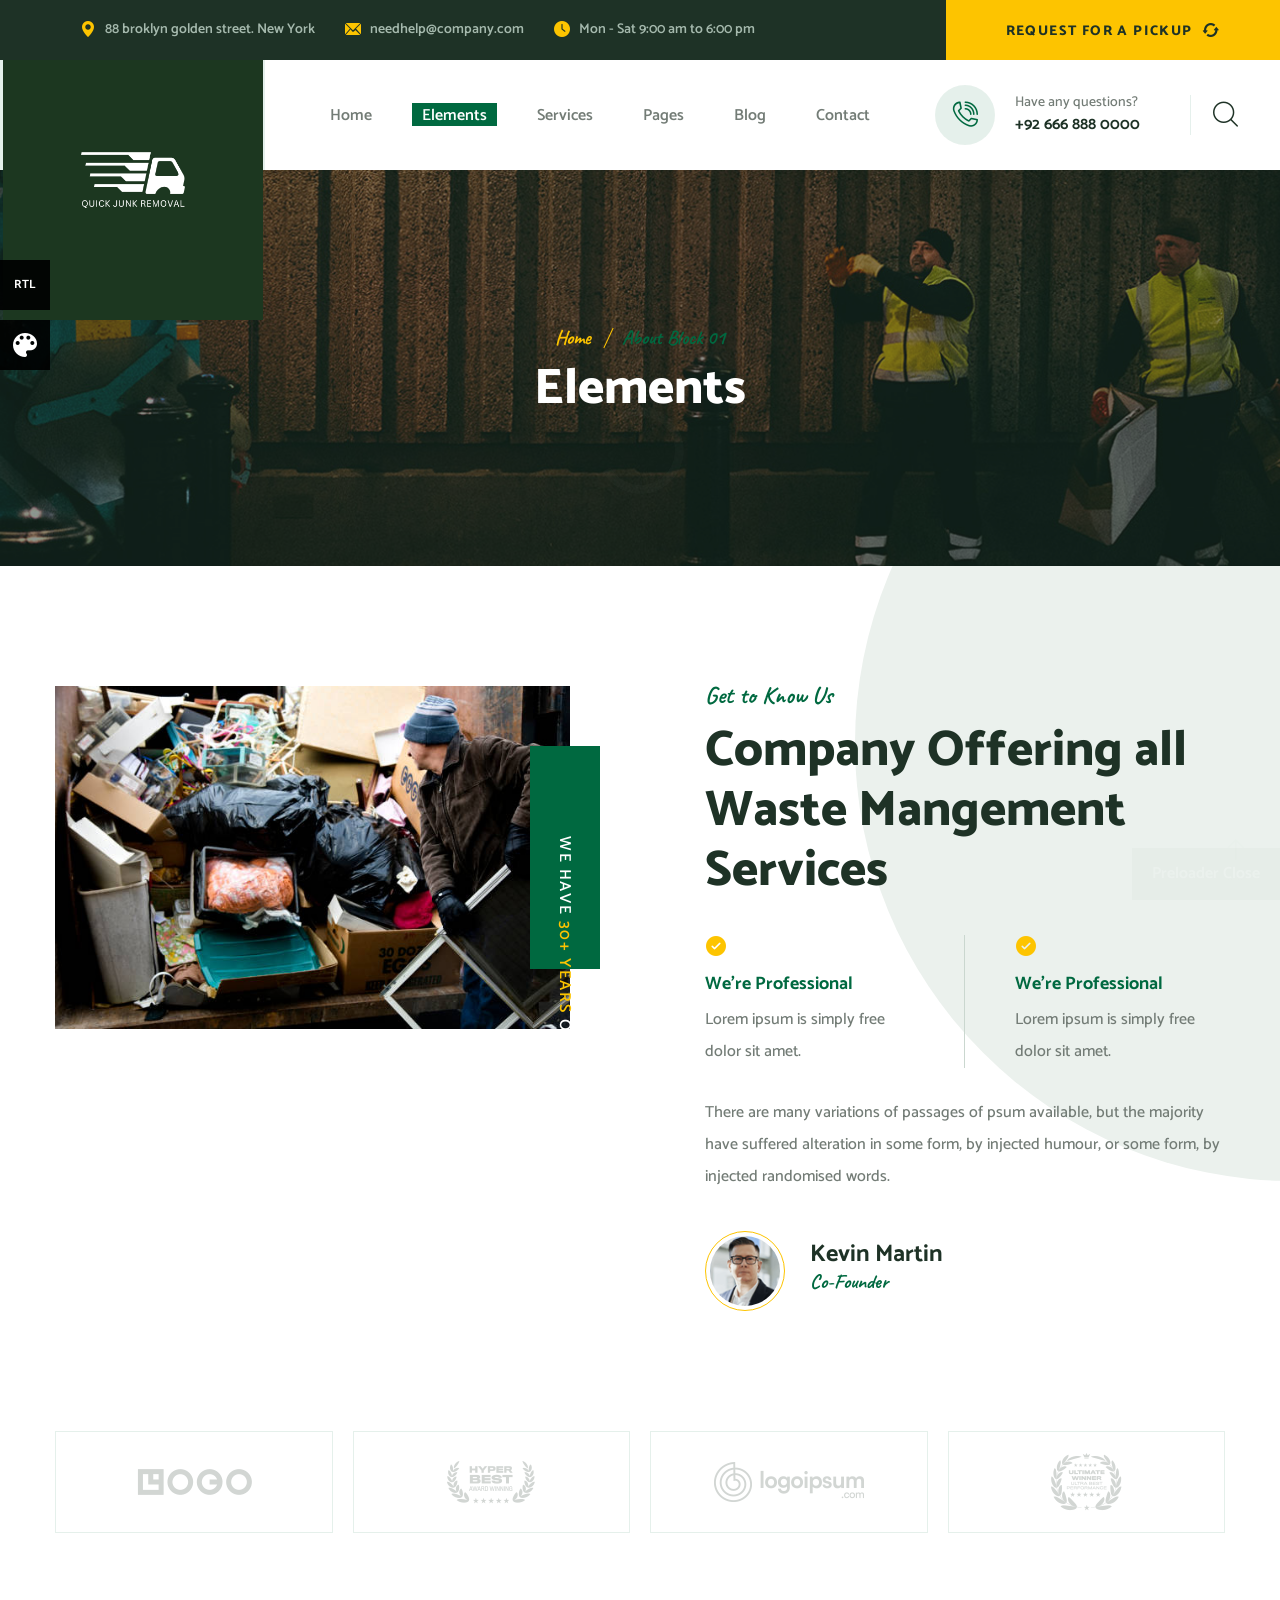
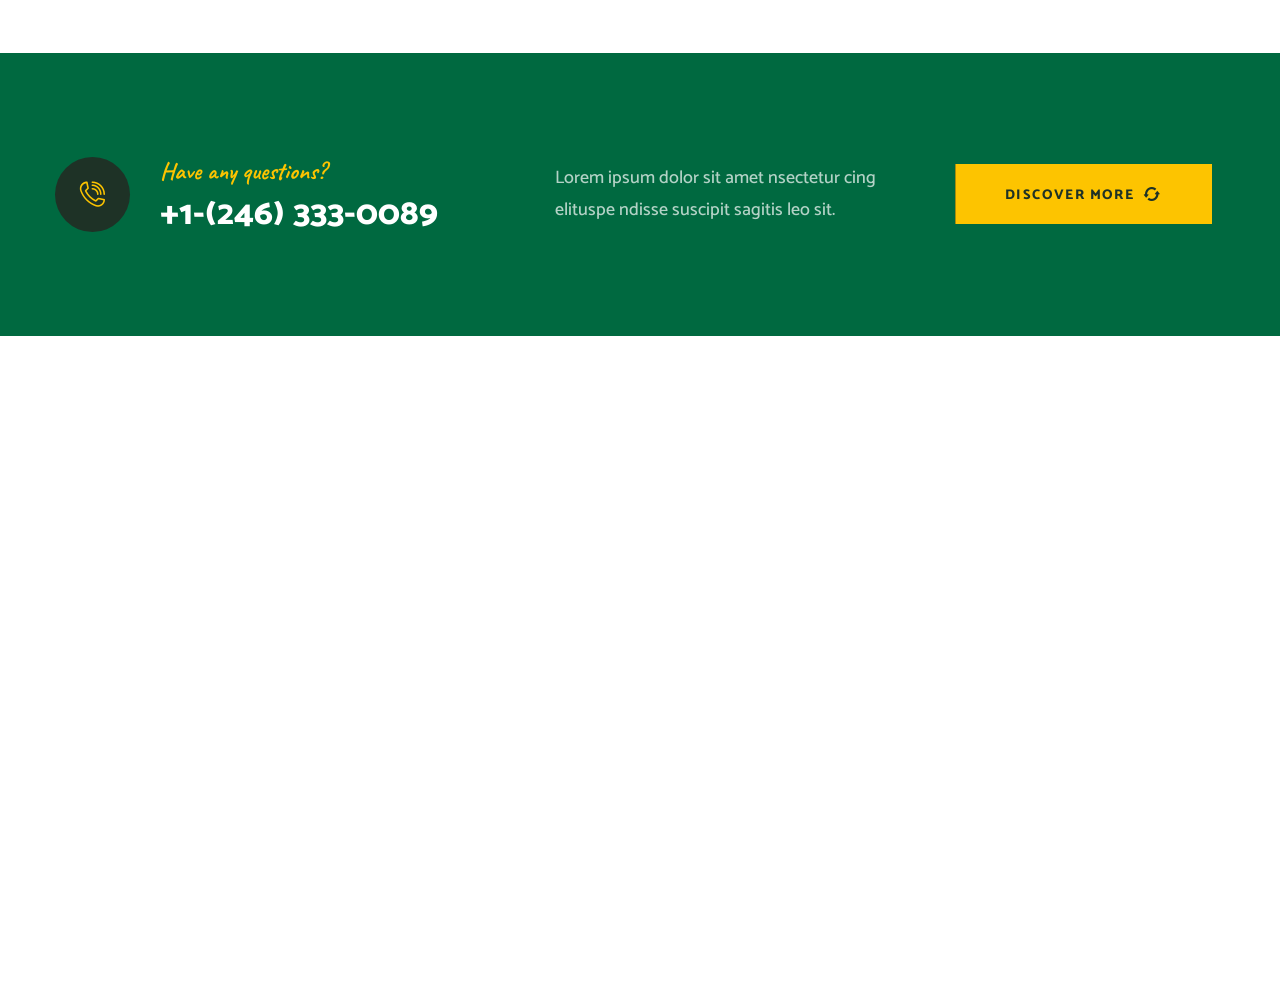
<file: 1_html_files/about-element-1.html>
<!DOCTYPE html>
<html lang="en">

<head>
    <meta charset="UTF-8">
    <title>Westo - Responsive HTML 5 Template</title>

    <!-- responsive meta -->
    <meta name="viewport" content="width=device-width, initial-scale=1">
    <!-- For IE -->
    <meta http-equiv="X-UA-Compatible" content="IE=edge">
    <!-- Google Fonts -->

    <link href="https://fonts.googleapis.com/css2?family=Catamaran:wght@300;400;500;600;700;800;900&display=swap"
        rel="stylesheet">
    <link href="https://fonts.googleapis.com/css2?family=Caveat:wght@400;500;600;700&display=swap" rel="stylesheet">



    <link rel="stylesheet" href="assets/css/animate.css">
    <link rel="stylesheet" href="assets/css/aos.css">
    <link rel="stylesheet" href="assets/css/bootstrap.min.css">
    <link rel="stylesheet" href="assets/css/custom-animate.css">
    <link rel="stylesheet" href="assets/css/fancybox.min.css">
    <link rel="stylesheet" href="assets/css/flaticon.css">
    <link rel="stylesheet" href="assets/css/font-awesome.min.css">
    <link rel="stylesheet" href="assets/css/icomoon.css">
    <link rel="stylesheet" href="assets/css/imp.css">
    <link rel="stylesheet" href="assets/css/jquery.bootstrap-touchspin.css">
    <link rel="stylesheet" href="assets/css/magnific-popup.css">
    <link rel="stylesheet" href="assets/css/nice-select.css">
    <link rel="stylesheet" href="assets/css/owl.css">
    <link rel="stylesheet" href="assets/css/rtl.css">
    <link rel="stylesheet" href="assets/css/scrollbar.css">
    <link rel="stylesheet" href="assets/css/swiper.min.css">

    <!-- Module css -->
    <link rel="stylesheet" href="assets/css/module-css/header-section.css">
    <link rel="stylesheet" href="assets/css/module-css/banner-section.css">
    <link rel="stylesheet" href="assets/css/module-css/about-section.css">
    <link rel="stylesheet" href="assets/css/module-css/blog-section.css">
    <link rel="stylesheet" href="assets/css/module-css/fact-counter-section.css">
    <link rel="stylesheet" href="assets/css/module-css/faq-section.css">
    <link rel="stylesheet" href="assets/css/module-css/contact-page.css">
    <link rel="stylesheet" href="assets/css/module-css/breadcrumb-section.css">
    <link rel="stylesheet" href="assets/css/module-css/team-section.css">
    <link rel="stylesheet" href="assets/css/module-css/partner-section.css">
    <link rel="stylesheet" href="assets/css/module-css/testimonial-section.css">
    <link rel="stylesheet" href="assets/css/module-css/services-section.css">
    <link rel="stylesheet" href="assets/css/module-css/footer-section.css">

    <link href="assets/css/color/theme-color.css" id="jssDefault" rel="stylesheet">
    <link rel="stylesheet" href="assets/css/style.css">
    <link rel="stylesheet" href="assets/css/responsive.css">
    <!-- Favicon -->
    <link rel="apple-touch-icon" sizes="180x180" href="assets/images/favicon/apple-touch-icon.png">
    <link rel="icon" type="image/png" href="assets/images/favicon/favicon-32x32.png" sizes="32x32">
    <link rel="icon" type="image/png" href="assets/images/favicon/favicon-16x16.png" sizes="16x16">

    <!-- Fixing Internet Explorer-->
    <!--[if lt IE 9]>
        <script src="http://html5shiv.googlecode.com/svn/trunk/html5.js"></script>
        <script src="assets/js/html5shiv.js"></script>
    <![endif]-->

</head>


<body>

    <div class="boxed_wrapper ltr">

        <!-- Preloader -->
        <div class="loader-wrap">
            <div class="preloader">
                <div class="preloader-close">Preloader Close</div>
            </div>
            <div class="layer layer-one"><span class="overlay"></span></div>
            <div class="layer layer-two"><span class="overlay"></span></div>
            <div class="layer layer-three"><span class="overlay"></span></div>
        </div>

        <!-- page-direction -->
        <div class="page_direction">
            <div class="demo-rtl direction_switch"><button class="rtl">RTL</button></div>
            <div class="demo-ltr direction_switch"><button class="ltr">LTR</button></div>
        </div>
        <!-- page-direction end -->

        <!-- switcher menu -->
        <div class="switcher">
            <div class="switch_btn">
                <button><img src="assets/images/icon/color-palette.png" alt="Color Palette"> </button>
            </div>
            <div class="switch_menu">
                <!-- color changer -->
                <div class="switcher_container">
                    <ul id="styleOptions" title="switch styling">
                        <li>
                            <a href="javascript: void(0)" data-theme="blue" class="blue-color"></a>
                        </li>
                        <li>
                            <a href="javascript: void(0)" data-theme="pink" class="pink-color"></a>
                        </li>
                        <li>
                            <a href="javascript: void(0)" data-theme="violet" class="violet-color"></a>
                        </li>
                        <li>
                            <a href="javascript: void(0)" data-theme="crimson" class="crimson-color"></a>
                        </li>
                        <li>
                            <a href="javascript: void(0)" data-theme="orange" class="orange-color"></a>
                        </li>
                        <li>
                            <a href="javascript: void(0)" data-theme="green" class="green-color"></a>
                        </li>
                    </ul>
                </div>
            </div>
        </div>
        <!-- end switcher menu -->

        <!-- Main header-->
        <header class="main-header header-style-one">

            <!--Start Header Top-->
            <div class="header-top">
                <div class="auto-container">
                    <div class="outer-box">
                        <div class="header-top__left">
                            <div class="header-contact-info-style1">
                                <ul>
                                    <li>
                                        <div class="icon">
                                            <span class="icon-pin"></span>
                                        </div>
                                        <div class="text">
                                            <p>88 broklyn golden street. New York</p>
                                        </div>
                                    </li>
                                    <li>
                                        <div class="icon">
                                            <span class="icon-email"></span>
                                        </div>
                                        <div class="text">
                                            <p><a href="mailto:yourmail@email.com">needhelp@company.com</a></p>
                                        </div>
                                    </li>
                                    <li>
                                        <div class="icon">
                                            <span class="icon-time"></span>
                                        </div>
                                        <div class="text">
                                            <p>Mon - Sat 9:00 am to 6:00 pm</p>
                                        </div>
                                    </li>

                                </ul>
                            </div>
                        </div>

                        <div class="header-top__right">
                            <div class="header-button-style1">
                                <a class="btn-one" href="contact.html">
                                    <span class="txt">
                                        Request for a pickup<i class="icon-refresh arrow"></i>
                                    </span>
                                </a>
                            </div>
                        </div>

                    </div>
                </div>
            </div>
            <!--End Header Top-->

            <!--Start Header-->
            <div class="header">
                <div class="auto-container">
                    <div class="outer-box">

                        <!--Start Header Left-->
                        <div class="header-left">
                            <div class="main-logo-box">
                                <a href="index.html">
                                    <img src="assets/images/resources/logo.png" alt="Awesome Logo" title="">
                                </a>
                            </div>
                            <div class="header-social-link">
                                <ul class="clearfix">
                                    <li>
                                        <a href="#"><i class="icon-twitter"></i></a>
                                    </li>
                                    <li>
                                        <a href="#"><i class="icon-facebook"></i></a>
                                    </li>
                                    <li>
                                        <a href="#"><i class="icon-pinterest"></i></a>
                                    </li>
                                    <li>
                                        <a href="#"><i class="icon-instagram"></i></a>
                                    </li>
                                </ul>
                            </div>
                        </div>
                        <!--End Header Left-->

                        <!--Start Header Middle-->
                        <div class="header-middle">
                            <div class="nav-outer style1 clearfix">
                                <!--Mobile Navigation Toggler-->
                                <div class="mobile-nav-toggler">
                                    <div class="inner">
                                        <span class="icon-bar"></span>
                                        <span class="icon-bar"></span>
                                        <span class="icon-bar"></span>
                                    </div>
                                </div>
                                <!-- Main Menu -->
                                <nav class="main-menu style1 navbar-expand-md navbar-light">
                                    <div class="collapse navbar-collapse show clearfix" id="navbarSupportedContent">
                                        <ul class="navigation clearfix">
                                            <li class="dropdown"><a href="#"><span>Home</span></a>
                                                <ul>
                                                    <li><a href="index.html">Home Page 01</a></li>
                                                    <li><a href="index-2.html">Home Page 02</a></li>
                                                    <li><a href="index-onepage.html">Home OnePage</a></li>
                                                    <li><a href="index-rtl.html">RTL Home</a></li>
                                                    <li class="dropdown"><a href="#">Header Styles</a>
                                                        <ul>
                                                            <li><a href="index.html">Header Style One</a></li>
                                                            <li><a href="index-2.html">Header Style Two</a></li>
                                                        </ul>
                                                    </li>
                                                </ul>
                                            </li>
                                            <li class="dropdown current"><a href="#"><span>Elements</span></a>
                                                <div class="megamenu">
                                                    <div class="row clearfix">
                                                        <div class="col-xl-6 column">
                                                            <ul>
                                                                <li>
                                                                    <a href="about-element-1.html">About Block 01</a>
                                                                </li>
                                                                <li>
                                                                    <a href="about-element-2.html">About Block 02</a>
                                                                </li>
                                                                <li>
                                                                    <a href="service-element-1.html">
                                                                        Service Block 01
                                                                    </a>
                                                                </li>
                                                                <li>
                                                                    <a href="service-element-2.html">
                                                                        Service Block 02
                                                                    </a>
                                                                </li>
                                                                <li>
                                                                    <a href="service-element-3.html">
                                                                        Service Block 03
                                                                    </a>
                                                                </li>
                                                                <li>
                                                                    <a href="news-element-1.html">
                                                                        News Block 01
                                                                    </a>
                                                                </li>
                                                                <li>
                                                                    <a href="news-element-2.html">
                                                                        News Block 02
                                                                    </a>
                                                                </li>
                                                                <li>
                                                                    <a href="news-element-3.html">
                                                                        News Block 03
                                                                    </a>
                                                                </li>
                                                            </ul>
                                                        </div>
                                                        <div class="col-xl-6 column">
                                                            <ul>
                                                                <li>
                                                                    <a href="team-element-1.html">
                                                                        Team Block 01
                                                                    </a>
                                                                </li>
                                                                <li>
                                                                    <a href="team-element-2.html">
                                                                        Team Block 02
                                                                    </a>
                                                                </li>
                                                                <li>
                                                                    <a href="team-element-3.html">
                                                                        Team Block 03
                                                                    </a>
                                                                </li>
                                                                <li>
                                                                    <a href="testimonial-element-1.html">
                                                                        Testimonials Block 01
                                                                    </a>
                                                                </li>
                                                                <li>
                                                                    <a href="testimonial-element-2.html">
                                                                        Testimonials Block 02
                                                                    </a>
                                                                </li>
                                                                <li>
                                                                    <a href="partner-element-1.html">
                                                                        Partner Block 01
                                                                    </a>
                                                                </li>
                                                                <li>
                                                                    <a href="faq-element-1.html">
                                                                        FAQ'S Block 01
                                                                    </a>
                                                                </li>
                                                                <li>
                                                                    <a href="contact-element-1.html">
                                                                        Contact Block
                                                                    </a>
                                                                </li>
                                                            </ul>
                                                        </div>
                                                    </div>
                                                </div>

                                            </li>
                                            <li class="dropdown"><a href="#"><span>Services</span></a>
                                                <ul>
                                                    <li><a href="services.html">View All Services</a></li>
                                                    <li><a href="services-single-1.html">Garbage Pickup</a></li>
                                                    <li><a href="services-single-2.html">Dumpster Rental</a></li>
                                                    <li><a href="services-single-3.html">Portable Toilets</a></li>
                                                    <li><a href="services-single-4.html">Residential Recycling</a></li>
                                                </ul>
                                            </li>
                                            <li class="dropdown"><a href="#"><span>Pages</span></a>
                                                <ul>
                                                    <li><a href="about.html">About Our Company</a></li>
                                                    <li><a href="industries.html">Our Industries</a></li>
                                                    <li><a href="industries-details.html">Industries Details</a></li>
                                                    <li><a href="testimonials.html">Testimonials</a></li>
                                                    <li><a href="team.html">Team</a></li>
                                                    <li><a href="faq.html">FAQ’s</a></li>
                                                    <li><a href="error.html">404 Error page</a></li>
                                                </ul>
                                            </li>
                                            <li class="dropdown"><a href="#"><span>Blog</span></a>
                                                <ul>
                                                    <li><a href="blog.html">Blog Style 01</a></li>
                                                    <li><a href="blog-2.html">Blog Style 02</a></li>
                                                    <li><a href="blog-3.html">Blog Style 03</a></li>
                                                    <li><a href="blog-single.html">Blog Details</a></li>
                                                </ul>
                                            </li>
                                            <li><a href="contact.html"><span>Contact</span></a></li>
                                        </ul>
                                    </div>
                                </nav>
                                <!-- Main Menu End-->
                            </div>
                        </div>
                        <!--End Header Middle-->

                        <!--Start Header Right-->
                        <div class="header-right">
                            <div class="phone-number-box1">
                                <div class="icon">
                                    <span class="icon-phone-ringing"></span>
                                </div>
                                <div class="phone">
                                    <p>Have any questions?</p>
                                    <a href="tel:123456789">+92 666 888 0000</a>
                                </div>
                            </div>

                            <div class="serach-button-style1">
                                <button type="button" class="search-toggler">
                                    <i class="icon-magnifying-glass"></i>
                                </button>
                            </div>

                        </div>
                        <!--End Header Right-->

                    </div>
                </div>
            </div>
            <!--End header-->

            <!--Sticky Header-->
            <div class="sticky-header">
                <div class="container">
                    <div class="clearfix">
                        <!--Logo-->
                        <div class="logo float-left">
                            <a href="index.html" class="img-responsive">
                                <img src="assets/images/resources/sticky-logo.png" alt="" title="">
                            </a>
                        </div>
                        <!--Right Col-->
                        <div class="right-col float-right">
                            <!-- Main Menu -->
                            <nav class="main-menu clearfix">
                                <!--Keep This Empty / Menu will come through Javascript-->
                            </nav>
                        </div>
                    </div>
                </div>
            </div>
            <!--End Sticky Header-->

            <!-- Mobile Menu  -->
            <div class="mobile-menu">
                <div class="menu-backdrop"></div>
                <div class="close-btn"><span class="icon fa fa-times-circle"></span></div>
                <nav class="menu-box">
                    <div class="nav-logo"><a href="index.html"><img src="assets/images/resources/mobilemenu-logo.png"
                                alt="" title=""></a></div>
                    <div class="menu-outer">
                        <!--Here Menu Will Come Automatically Via Javascript / Same Menu as in Header-->
                    </div>
                    <!--Social Links-->
                    <div class="social-links">
                        <ul class="clearfix">
                            <li><a href="#"><span class="fab fa fa-facebook-square"></span></a></li>
                            <li><a href="#"><span class="fab fa fa-twitter-square"></span></a></li>
                            <li><a href="#"><span class="fab fa fa-pinterest-square"></span></a></li>
                            <li><a href="#"><span class="fab fa fa-google-plus-square"></span></a></li>
                            <li><a href="#"><span class="fab fa fa-youtube-square"></span></a></li>
                        </ul>
                    </div>
                </nav>
            </div>
            <!-- End Mobile Menu -->
        </header>


        <!--Start breadcrumb area paroller-->
        <section class="breadcrumb-area">
            <div class="breadcrumb-area-bg" style="background-image: url(assets/images/breadcrumb/breadcrumb-1.jpg);">
            </div>
            <div class="container">
                <div class="row">
                    <div class="col-xl-12">
                        <div class="inner-content">
                            <div class="breadcrumb-menu" data-aos="fade-down" data-aos-easing="linear"
                                data-aos-duration="1500">
                                <ul>
                                    <li><a href="index.html">Home</a></li>
                                    <li class="active">About Block 01</li>
                                </ul>
                            </div>

                            <div class="title" data-aos="fade-up" data-aos-easing="linear" data-aos-duration="1500">
                                <h2>Elements</h2>
                            </div>

                        </div>
                    </div>
                </div>
            </div>
        </section>
        <!--End breadcrumb area-->


        <!--Start About Style3 Area-->
        <section class="about-style3-area">
            <div class="shape1"></div>
            <div class="container">
                <div class="row">

                    <div class="col-xl-7">
                        <div class="about-style3__img-box">
                            <div class="inner">
                                <img src="assets/images/about/about-style3-img.jpg" alt="">
                            </div>
                            <div class="about-style3-experience">
                                <p>We have <span>30+ years</span> of experiences</p>
                            </div>
                        </div>
                    </div>

                    <div class="col-xl-5">
                        <div class="about-style3__content">
                            <div class="sec-title">
                                <div class="sub-title">
                                    <h3>Get to Know Us</h3>
                                </div>
                                <h2>Company Offering all<br> Waste Mangement<br> Services</h2>
                            </div>

                            <ul>
                                <li>
                                    <span class="icon-check-mark-button"></span>
                                    <h3>We’re Professional</h3>
                                    <p>Lorem ipsum is simply free<br> dolor sit amet.</p>
                                </li>
                                <li>
                                    <span class="icon-check-mark-button"></span>
                                    <h3>We’re Professional</h3>
                                    <p>Lorem ipsum is simply free<br> dolor sit amet.</p>
                                </li>
                            </ul>

                            <div class="text">
                                <p>There are many variations of passages of psum available, but the majority have
                                    suffered alteration in some form, by injected humour, or some form, by injected
                                    randomised words.</p>
                            </div>

                            <div class="author-box">
                                <div class="img-box">
                                    <img src="assets/images/about/about-style2__author-img.png" alt="">
                                </div>

                                <div class="title">
                                    <h2>Kevin Martin</h2>
                                    <span>Co-Founder</span>
                                </div>
                            </div>

                        </div>
                    </div>


                </div>
            </div>
        </section>
        <!--End About Style3 Area-->


        <!--Start Partner Area-->
        <section class="partner-area pdtop120">
            <div class="container">
                <div class="brand-content">
                    <div class="inner">
                        <ul class="partner-box partner-carousel owl-carousel owl-theme owl-dot-style1 rtl-carousel">
                            <!--Start Single Partner Logo Box-->
                            <li class="single-partner-logo-box">
                                <a href="#"><img src="assets/images/brand/brand-logo-1.png" alt="Awesome Image"></a>
                            </li>
                            <!--End Single Partner Logo Box-->
                            <!--Start Single Partner Logo Box-->
                            <li class="single-partner-logo-box">
                                <a href="#"><img src="assets/images/brand/brand-logo-2.png" alt="Awesome Image"></a>
                            </li>
                            <!--End Single Partner Logo Box-->
                            <!--Start Single Partner Logo Box-->
                            <li class="single-partner-logo-box">
                                <a href="#"><img src="assets/images/brand/brand-logo-3.png" alt="Awesome Image"></a>
                            </li>
                            <!--End Single Partner Logo Box-->
                            <!--Start Single Partner Logo Box-->
                            <li class="single-partner-logo-box">
                                <a href="#"><img src="assets/images/brand/brand-logo-4.png" alt="Awesome Image"></a>
                            </li>
                            <!--End Single Partner Logo Box-->
                        </ul>
                    </div>
                </div>
            </div>
        </section>
        <!--End Partner Area-->

        <!--Start slogan area-->
        <section class="slogan-area">
            <div class="container">
                <div class="row">

                    <div class="col-xl-5">
                        <div class="phone-number-box2">
                            <div class="icon">
                                <span class="icon-phone-ringing"></span>
                            </div>
                            <div class="phone">
                                <p>Have any questions?</p>
                                <a href="tel:123456789">+1-(246) 333-0089</a>
                            </div>
                        </div>
                    </div>

                    <div class="col-xl-4">
                        <div class="slogan-text-box">
                            <p>Lorem ipsum dolor sit amet nsectetur
                                cing elituspe ndisse suscipit sagitis
                                leo sit.</p>
                        </div>
                    </div>
                    <div class="col-xl-3">
                        <div class="slogan-btn-box">
                            <a class="btn-one" href="contact.html">
                                <span class="txt">
                                    discover more<i class="icon-refresh arrow"></i>
                                </span>
                            </a>
                        </div>
                    </div>
                </div>
            </div>
        </section>
        <!--End slogan area-->


        <div class="bottom-parallax">
            <!--Start footer area -->
            <footer class="footer-area">
                <div class="footer-area-bg" style="background-image: url(assets/images/resources/footer-bg-1.png);">
                </div>

                <div class="footer-top">
                    <div class="container">
                        <div class="subscribe-content-box">
                            <div class="row">
                                <div class="col-xl-6 col-lg-6">
                                    <div class="subscribe-title">
                                        <div class="icon">
                                            <span class="icon-open-envelope"></span>
                                        </div>
                                        <div class="inner-title">
                                            <h3>Subscribe Now to Get<br> Latest Updates</h3>
                                        </div>
                                    </div>
                                </div>
                                <div class="col-xl-6 col-lg-6">
                                    <div class="subscribe-box">
                                        <form class="subscribe-form" action="#">
                                            <input type="email" name="email" placeholder="Email address">
                                            <button class="btn-one" type="submit">
                                                <span class="txt"><i class="icon-send"></i></span>
                                            </button>
                                        </form>
                                    </div>
                                </div>
                            </div>
                        </div>
                    </div>
                </div>

                <!--Start Footer-->
                <div class="footer">
                    <div class="container">
                        <div class="row text-right-rtl">

                            <!--Start single footer widget-->
                            <div class="col-xl-4 col-lg-6 col-md-6 col-sm-12">
                                <div class="single-footer-widget marbtm50">
                                    <div class="title">
                                        <h3>About</h3>
                                    </div>
                                    <div class="our-company-info">
                                        <div class="text-box">
                                            <p>Lorem ipsum dolor sit amet, consect etur adi pisicing elit sed do eiusmod
                                                tempor incididunt ut labore.</p>
                                        </div>
                                        <div class="footer-social-link">
                                            <ul class="clearfix">
                                                <li>
                                                    <a href="#"><i class="icon-twitter"></i></a>
                                                </li>
                                                <li>
                                                    <a href="#"><i class="icon-facebook"></i></a>
                                                </li>
                                                <li>
                                                    <a href="#"><i class="icon-pinterest"></i></a>
                                                </li>
                                                <li>
                                                    <a href="#"><i class="icon-instagram"></i></a>
                                                </li>
                                            </ul>
                                        </div>
                                    </div>
                                </div>
                            </div>
                            <!--End single footer widget-->

                            <!--Start single footer widget-->
                            <div class="col-xl-2 col-lg-6 col-md-6 col-sm-12">
                                <div class="single-footer-widget marbtm50">
                                    <div class="title">
                                        <h3>Links</h3>
                                    </div>
                                    <div class="footer-widget-links">
                                        <ul>
                                            <li><a href="contact.html">Request Pickup</a></li>
                                            <li><a href="about.html">About Us</a></li>
                                            <li><a href="about.html">Management</a></li>
                                            <li><a href="services.html">Start Service</a></li>
                                            <li><a href="contact.html">Contact</a></li>
                                        </ul>
                                    </div>
                                </div>
                            </div>
                            <!--End single footer widget-->

                            <!--Start single footer widget-->
                            <div class="col-xl-2 col-lg-6 col-md-6 col-sm-12">
                                <div class="single-footer-widget margin-left40">
                                    <div class="title">
                                        <h3>Services</h3>
                                    </div>
                                    <div class="footer-widget-links">
                                        <ul>
                                            <li><a href="services-single-1.html">Grocery Store</a></li>
                                            <li><a href="services-single-2.html">Hotel & Restaurant</a></li>
                                            <li><a href="services-single-3.html">Medical & Hospital</a></li>
                                            <li><a href="services-single-4.html">Waste Removal</a></li>
                                            <li><a href="services-single-1.html">Zero Waste</a></li>
                                        </ul>
                                    </div>
                                </div>
                            </div>
                            <!--End single footer widget-->

                            <!--Start single footer widget-->
                            <div class="col-xl-4 col-lg-6 col-md-6 col-sm-12">
                                <div class="single-footer-widget single-footer-widget--contact-info-box pdtop50">
                                    <div class="title">
                                        <h3>Contact</h3>
                                    </div>
                                    <div class="footer-widget-contact-info">
                                        <ul>
                                            <li>
                                                <div class="inner">
                                                    <div class="icon phone">
                                                        <span class="icon-telephone"></span>
                                                    </div>
                                                    <div class="text">
                                                        <p>
                                                            <a href="tel:123456789">+1-(246) 333-0089</a>
                                                        </p>
                                                    </div>
                                                </div>
                                            </li>
                                            <li>
                                                <div class="inner">
                                                    <div class="icon">
                                                        <span class="icon-email-1"></span>
                                                    </div>
                                                    <div class="text">
                                                        <p>
                                                            <a href="mailto:yourmail@email.com">needhelp@company.com</a>
                                                        </p>
                                                    </div>
                                                </div>
                                            </li>
                                            <li>
                                                <div class="inner">
                                                    <div class="icon mapmarker">
                                                        <span class="icon-pin-1"></span>
                                                    </div>
                                                    <div class="text">
                                                        <p>88 broklyn golden street line<br> New York, USA</p>
                                                    </div>
                                                </div>
                                            </li>
                                        </ul>
                                    </div>
                                </div>
                            </div>
                            <!--End single footer widget-->

                        </div>
                    </div>
                </div>
                <!--End Footer-->


                <div class="footer-bottom">
                    <div class="container">
                        <div class="bottom-inner">
                            <div class="copyright">
                                <p>Copyright &copy; 2022 <a href="index.html">Westo</a> All Rights Reserved.</p>
                            </div>
                        </div>
                    </div>
                </div>


            </footer>
            <!--End footer area-->
        </div>


        <button class="scroll-top scroll-to-target" data-target="html">
            <span class="flaticon-up-arrow"></span>
        </button>

        <!-- search-popup -->
        <div id="search-popup" class="search-popup">
            <div class="close-search"><i class="icon-close"></i></div>
            <div class="popup-inner">
                <div class="overlay-layer"></div>
                <div class="search-form">
                    <form method="post" action="index.html">
                        <div class="form-group">
                            <fieldset>
                                <input type="search" class="form-control" name="search-input" value=""
                                    placeholder="Search Here" required>
                                <input type="submit" value="Search Now!" class="theme-btn style-four">
                            </fieldset>
                        </div>
                    </form>
                    <h3>Recent Search Keywords</h3>
                    <ul class="recent-searches">
                        <li><a href="index.html">waste</a></li>
                        <li><a href="index.html">Dumpster</a></li>
                        <li><a href="index.html">Zerowaste</a></li>
                        <li><a href="index.html">Garbage</a></li>
                        <li><a href="index.html">trash</a></li>
                    </ul>
                </div>
            </div>
        </div>
        <!-- search-popup end -->
    </div>



    <script src="assets/js/jquery.js"></script>
    <script src="assets/js/aos.js"></script>
    <script src="assets/js/appear.js"></script>
    <script src="assets/js/bootstrap.bundle.min.js"></script>
    <script src="assets/js/isotope.js"></script>
    <script src="assets/js/jquery.bootstrap-touchspin.js"></script>
    <script src="assets/js/jquery.countTo.js"></script>
    <script src="assets/js/jquery.easing.min.js"></script>
    <script src="assets/js/jquery.event.move.js"></script>
    <script src="assets/js/jquery.fancybox.js"></script>
    <script src="assets/js/jquery.magnific-popup.min.js"></script>
    <script src="assets/js/jquery.nice-select.min.js"></script>
    <script src="assets/js/jquery.paroller.min.js"></script>
    <script src="assets/js/jquery-sidebar-content.js"></script>
    <script src="assets/js/knob.js"></script>
    <script src="assets/js/map-script.js"></script>
    <script src="assets/js/owl.js"></script>
    <script src="assets/js/pagenav.js"></script>
    <script src="assets/js/scrollbar.js"></script>
    <script src="assets/js/swiper.min.js"></script>
    <script src="assets/js/tilt.jquery.js"></script>
    <script src="assets/js/TweenMax.min.js"></script>
    <script src="assets/js/validation.js"></script>
    <script src="assets/js/wow.js"></script>

    <script src="assets/js/jquery-1color-switcher.min.js"></script>


    <!-- thm custom script -->
    <script src="assets/js/custom.js"></script>



</body>

</html>
</file>
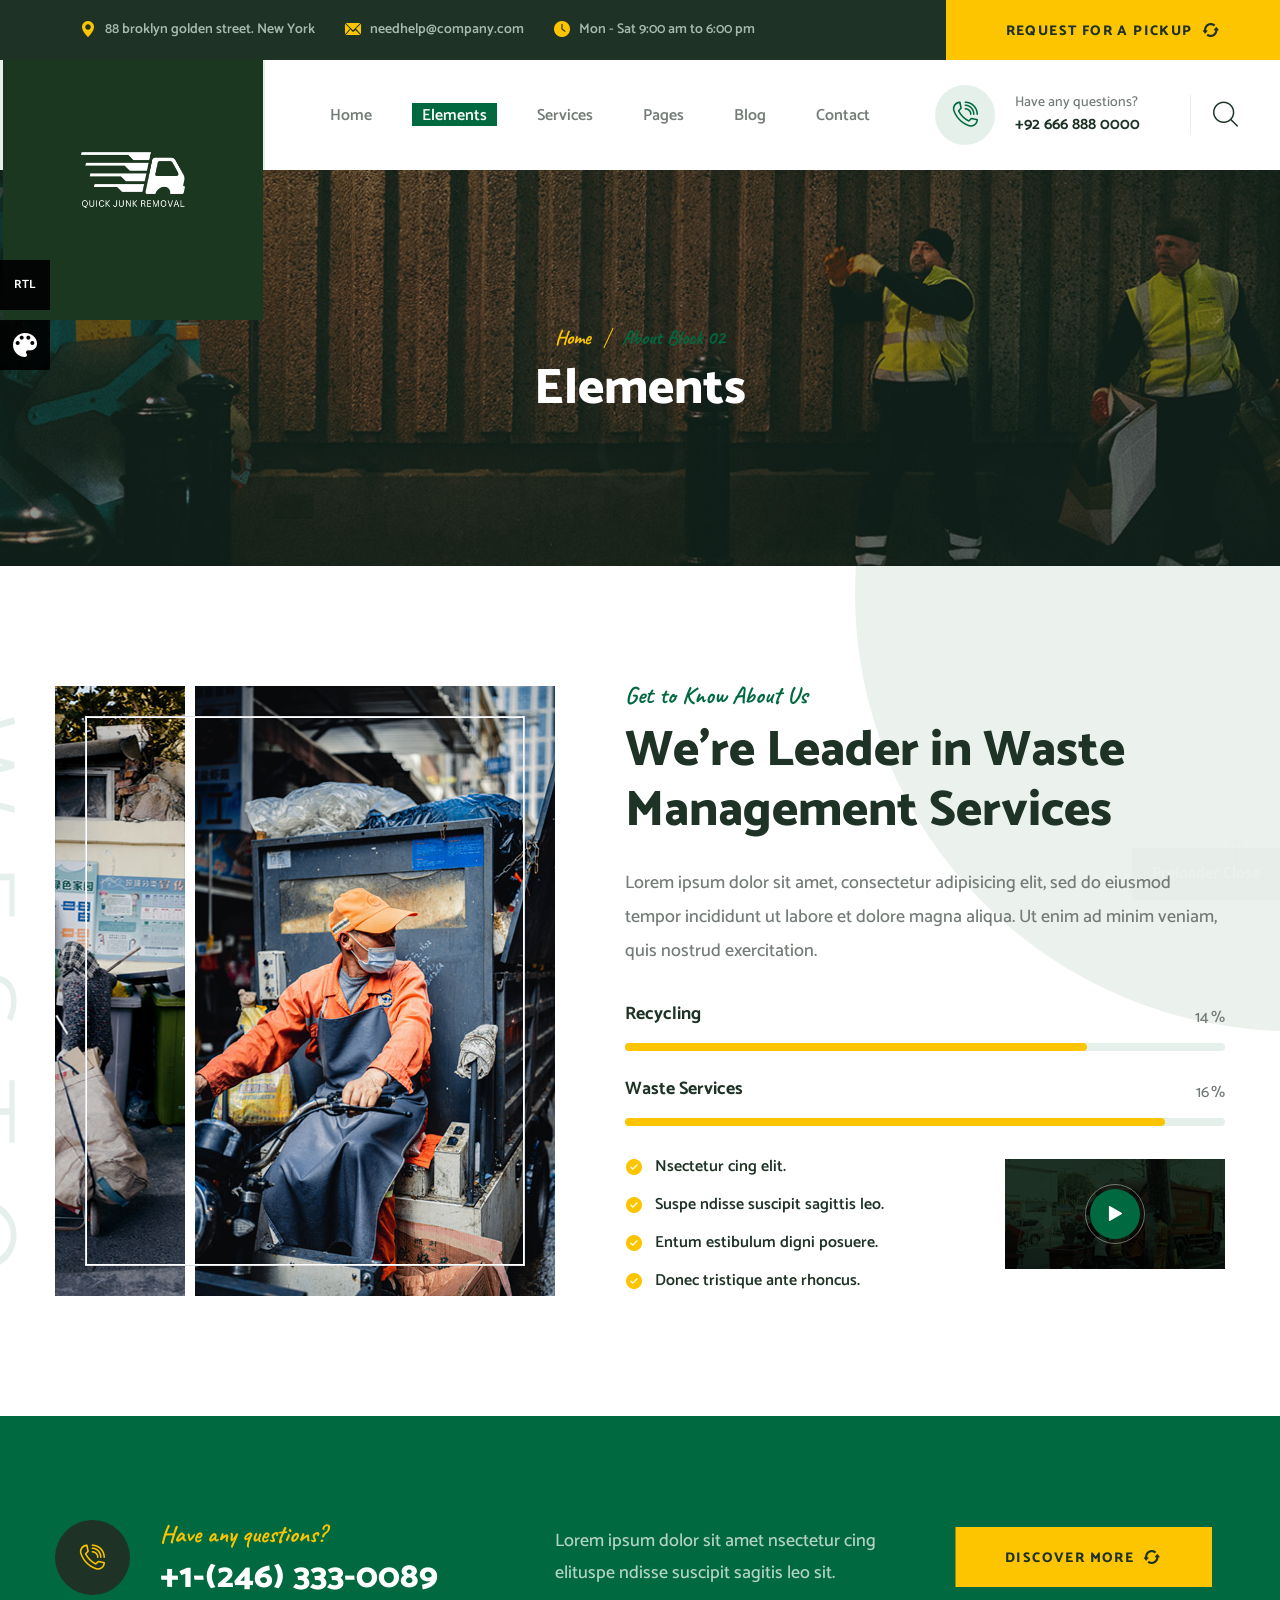
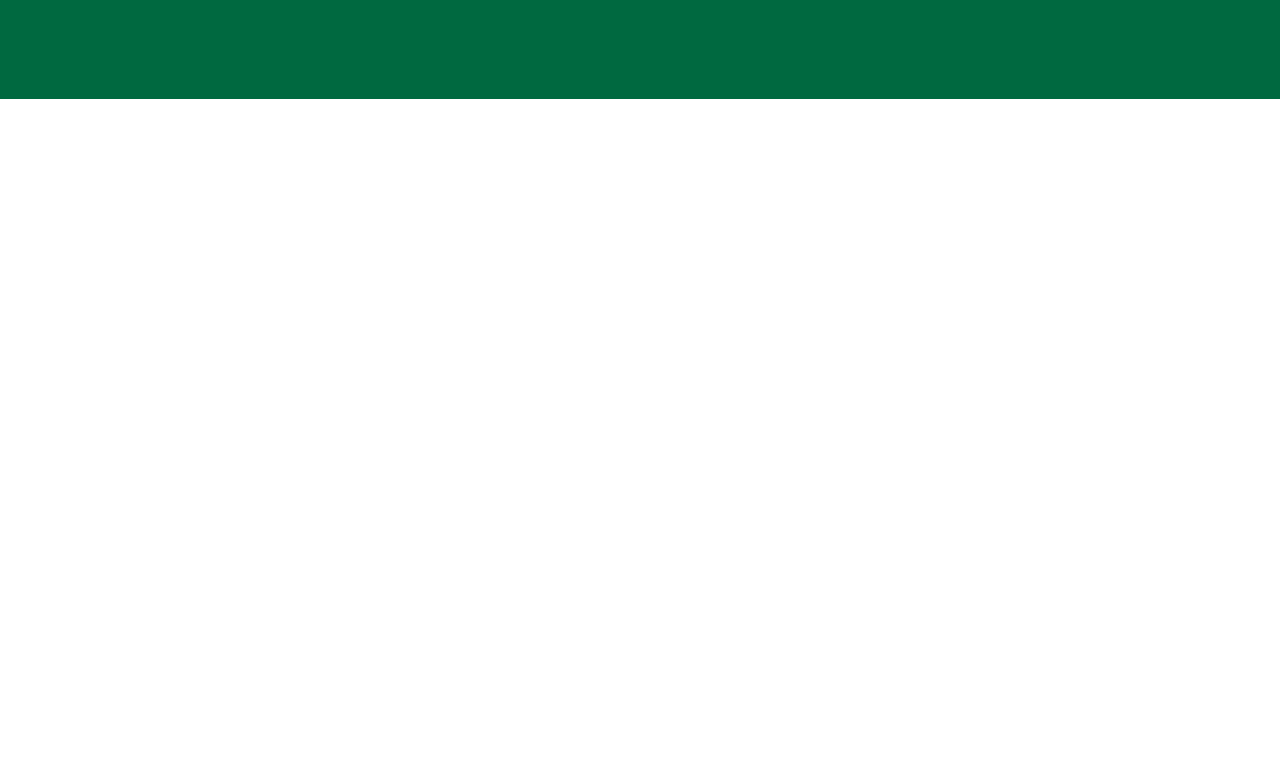
<file: 1_html_files/about-element-2.html>
<!DOCTYPE html>
<html lang="en">

<head>
    <meta charset="UTF-8">
    <title>Westo - Responsive HTML 5 Template</title>

    <!-- responsive meta -->
    <meta name="viewport" content="width=device-width, initial-scale=1">
    <!-- For IE -->
    <meta http-equiv="X-UA-Compatible" content="IE=edge">
    <!-- Google Fonts -->

    <link href="https://fonts.googleapis.com/css2?family=Catamaran:wght@300;400;500;600;700;800;900&display=swap"
        rel="stylesheet">
    <link href="https://fonts.googleapis.com/css2?family=Caveat:wght@400;500;600;700&display=swap" rel="stylesheet">



    <link rel="stylesheet" href="assets/css/animate.css">
    <link rel="stylesheet" href="assets/css/aos.css">
    <link rel="stylesheet" href="assets/css/bootstrap.min.css">
    <link rel="stylesheet" href="assets/css/custom-animate.css">
    <link rel="stylesheet" href="assets/css/fancybox.min.css">
    <link rel="stylesheet" href="assets/css/flaticon.css">
    <link rel="stylesheet" href="assets/css/font-awesome.min.css">
    <link rel="stylesheet" href="assets/css/icomoon.css">
    <link rel="stylesheet" href="assets/css/imp.css">
    <link rel="stylesheet" href="assets/css/jquery.bootstrap-touchspin.css">
    <link rel="stylesheet" href="assets/css/magnific-popup.css">
    <link rel="stylesheet" href="assets/css/nice-select.css">
    <link rel="stylesheet" href="assets/css/owl.css">
    <link rel="stylesheet" href="assets/css/rtl.css">
    <link rel="stylesheet" href="assets/css/scrollbar.css">
    <link rel="stylesheet" href="assets/css/swiper.min.css">

    <!-- Module css -->
    <link rel="stylesheet" href="assets/css/module-css/header-section.css">
    <link rel="stylesheet" href="assets/css/module-css/banner-section.css">
    <link rel="stylesheet" href="assets/css/module-css/about-section.css">
    <link rel="stylesheet" href="assets/css/module-css/blog-section.css">
    <link rel="stylesheet" href="assets/css/module-css/fact-counter-section.css">
    <link rel="stylesheet" href="assets/css/module-css/faq-section.css">
    <link rel="stylesheet" href="assets/css/module-css/contact-page.css">
    <link rel="stylesheet" href="assets/css/module-css/breadcrumb-section.css">
    <link rel="stylesheet" href="assets/css/module-css/team-section.css">
    <link rel="stylesheet" href="assets/css/module-css/partner-section.css">
    <link rel="stylesheet" href="assets/css/module-css/testimonial-section.css">
    <link rel="stylesheet" href="assets/css/module-css/services-section.css">
    <link rel="stylesheet" href="assets/css/module-css/footer-section.css">

    <link href="assets/css/color/theme-color.css" id="jssDefault" rel="stylesheet">
    <link rel="stylesheet" href="assets/css/style.css">
    <link rel="stylesheet" href="assets/css/responsive.css">
    <!-- Favicon -->
    <link rel="apple-touch-icon" sizes="180x180" href="assets/images/favicon/apple-touch-icon.png">
    <link rel="icon" type="image/png" href="assets/images/favicon/favicon-32x32.png" sizes="32x32">
    <link rel="icon" type="image/png" href="assets/images/favicon/favicon-16x16.png" sizes="16x16">

    <!-- Fixing Internet Explorer-->
    <!--[if lt IE 9]>
        <script src="http://html5shiv.googlecode.com/svn/trunk/html5.js"></script>
        <script src="assets/js/html5shiv.js"></script>
    <![endif]-->

</head>


<body>

    <div class="boxed_wrapper ltr">

        <!-- Preloader -->
        <div class="loader-wrap">
            <div class="preloader">
                <div class="preloader-close">Preloader Close</div>
            </div>
            <div class="layer layer-one"><span class="overlay"></span></div>
            <div class="layer layer-two"><span class="overlay"></span></div>
            <div class="layer layer-three"><span class="overlay"></span></div>
        </div>

        <!-- page-direction -->
        <div class="page_direction">
            <div class="demo-rtl direction_switch"><button class="rtl">RTL</button></div>
            <div class="demo-ltr direction_switch"><button class="ltr">LTR</button></div>
        </div>
        <!-- page-direction end -->

        <!-- switcher menu -->
        <div class="switcher">
            <div class="switch_btn">
                <button><img src="assets/images/icon/color-palette.png" alt="Color Palette"> </button>
            </div>
            <div class="switch_menu">
                <!-- color changer -->
                <div class="switcher_container">
                    <ul id="styleOptions" title="switch styling">
                        <li>
                            <a href="javascript: void(0)" data-theme="blue" class="blue-color"></a>
                        </li>
                        <li>
                            <a href="javascript: void(0)" data-theme="pink" class="pink-color"></a>
                        </li>
                        <li>
                            <a href="javascript: void(0)" data-theme="violet" class="violet-color"></a>
                        </li>
                        <li>
                            <a href="javascript: void(0)" data-theme="crimson" class="crimson-color"></a>
                        </li>
                        <li>
                            <a href="javascript: void(0)" data-theme="orange" class="orange-color"></a>
                        </li>
                        <li>
                            <a href="javascript: void(0)" data-theme="green" class="green-color"></a>
                        </li>
                    </ul>
                </div>
            </div>
        </div>
        <!-- end switcher menu -->

        <!-- Main header-->
        <header class="main-header header-style-one">

            <!--Start Header Top-->
            <div class="header-top">
                <div class="auto-container">
                    <div class="outer-box">
                        <div class="header-top__left">
                            <div class="header-contact-info-style1">
                                <ul>
                                    <li>
                                        <div class="icon">
                                            <span class="icon-pin"></span>
                                        </div>
                                        <div class="text">
                                            <p>88 broklyn golden street. New York</p>
                                        </div>
                                    </li>
                                    <li>
                                        <div class="icon">
                                            <span class="icon-email"></span>
                                        </div>
                                        <div class="text">
                                            <p><a href="mailto:yourmail@email.com">needhelp@company.com</a></p>
                                        </div>
                                    </li>
                                    <li>
                                        <div class="icon">
                                            <span class="icon-time"></span>
                                        </div>
                                        <div class="text">
                                            <p>Mon - Sat 9:00 am to 6:00 pm</p>
                                        </div>
                                    </li>

                                </ul>
                            </div>
                        </div>

                        <div class="header-top__right">
                            <div class="header-button-style1">
                                <a class="btn-one" href="contact.html">
                                    <span class="txt">
                                        Request for a pickup<i class="icon-refresh arrow"></i>
                                    </span>
                                </a>
                            </div>
                        </div>

                    </div>
                </div>
            </div>
            <!--End Header Top-->

            <!--Start Header-->
            <div class="header">
                <div class="auto-container">
                    <div class="outer-box">

                        <!--Start Header Left-->
                        <div class="header-left">
                            <div class="main-logo-box">
                                <a href="index.html">
                                    <img src="assets/images/resources/logo.png" alt="Awesome Logo" title="">
                                </a>
                            </div>
                            <div class="header-social-link">
                                <ul class="clearfix">
                                    <li>
                                        <a href="#"><i class="icon-twitter"></i></a>
                                    </li>
                                    <li>
                                        <a href="#"><i class="icon-facebook"></i></a>
                                    </li>
                                    <li>
                                        <a href="#"><i class="icon-pinterest"></i></a>
                                    </li>
                                    <li>
                                        <a href="#"><i class="icon-instagram"></i></a>
                                    </li>
                                </ul>
                            </div>
                        </div>
                        <!--End Header Left-->

                        <!--Start Header Middle-->
                        <div class="header-middle">
                            <div class="nav-outer style1 clearfix">
                                <!--Mobile Navigation Toggler-->
                                <div class="mobile-nav-toggler">
                                    <div class="inner">
                                        <span class="icon-bar"></span>
                                        <span class="icon-bar"></span>
                                        <span class="icon-bar"></span>
                                    </div>
                                </div>
                                <!-- Main Menu -->
                                <nav class="main-menu style1 navbar-expand-md navbar-light">
                                    <div class="collapse navbar-collapse show clearfix" id="navbarSupportedContent">
                                        <ul class="navigation clearfix">
                                            <li class="dropdown"><a href="#"><span>Home</span></a>
                                                <ul>
                                                    <li><a href="index.html">Home Page 01</a></li>
                                                    <li><a href="index-2.html">Home Page 02</a></li>
                                                    <li><a href="index-onepage.html">Home OnePage</a></li>
                                                    <li><a href="index-rtl.html">RTL Home</a></li>
                                                    <li class="dropdown"><a href="#">Header Styles</a>
                                                        <ul>
                                                            <li><a href="index.html">Header Style One</a></li>
                                                            <li><a href="index-2.html">Header Style Two</a></li>
                                                        </ul>
                                                    </li>
                                                </ul>
                                            </li>
                                            <li class="dropdown current"><a href="#"><span>Elements</span></a>
                                                <div class="megamenu">
                                                    <div class="row clearfix">
                                                        <div class="col-xl-6 column">
                                                            <ul>
                                                                <li>
                                                                    <a href="about-element-1.html">About Block 01</a>
                                                                </li>
                                                                <li>
                                                                    <a href="about-element-2.html">About Block 02</a>
                                                                </li>
                                                                <li>
                                                                    <a href="service-element-1.html">
                                                                        Service Block 01
                                                                    </a>
                                                                </li>
                                                                <li>
                                                                    <a href="service-element-2.html">
                                                                        Service Block 02
                                                                    </a>
                                                                </li>
                                                                <li>
                                                                    <a href="service-element-3.html">
                                                                        Service Block 03
                                                                    </a>
                                                                </li>
                                                                <li>
                                                                    <a href="news-element-1.html">
                                                                        News Block 01
                                                                    </a>
                                                                </li>
                                                                <li>
                                                                    <a href="news-element-2.html">
                                                                        News Block 02
                                                                    </a>
                                                                </li>
                                                                <li>
                                                                    <a href="news-element-3.html">
                                                                        News Block 03
                                                                    </a>
                                                                </li>
                                                            </ul>
                                                        </div>
                                                        <div class="col-xl-6 column">
                                                            <ul>
                                                                <li>
                                                                    <a href="team-element-1.html">
                                                                        Team Block 01
                                                                    </a>
                                                                </li>
                                                                <li>
                                                                    <a href="team-element-2.html">
                                                                        Team Block 02
                                                                    </a>
                                                                </li>
                                                                <li>
                                                                    <a href="team-element-3.html">
                                                                        Team Block 03
                                                                    </a>
                                                                </li>
                                                                <li>
                                                                    <a href="testimonial-element-1.html">
                                                                        Testimonials Block 01
                                                                    </a>
                                                                </li>
                                                                <li>
                                                                    <a href="testimonial-element-2.html">
                                                                        Testimonials Block 02
                                                                    </a>
                                                                </li>
                                                                <li>
                                                                    <a href="partner-element-1.html">
                                                                        Partner Block 01
                                                                    </a>
                                                                </li>
                                                                <li>
                                                                    <a href="faq-element-1.html">
                                                                        FAQ'S Block 01
                                                                    </a>
                                                                </li>
                                                                <li>
                                                                    <a href="contact-element-1.html">
                                                                        Contact Block
                                                                    </a>
                                                                </li>
                                                            </ul>
                                                        </div>
                                                    </div>
                                                </div>
                                            </li>
                                            <li class="dropdown"><a href="#"><span>Services</span></a>
                                                <ul>
                                                    <li><a href="services.html">View All Services</a></li>
                                                    <li><a href="services-single-1.html">Garbage Pickup</a></li>
                                                    <li><a href="services-single-2.html">Dumpster Rental</a></li>
                                                    <li><a href="services-single-3.html">Portable Toilets</a></li>
                                                    <li><a href="services-single-4.html">Residential Recycling</a></li>
                                                </ul>
                                            </li>
                                            <li class="dropdown"><a href="#"><span>Pages</span></a>
                                                <ul>
                                                    <li><a href="about.html">About Our Company</a></li>
                                                    <li><a href="industries.html">Our Industries</a></li>
                                                    <li><a href="industries-details.html">Industries Details</a></li>
                                                    <li><a href="testimonials.html">Testimonials</a></li>
                                                    <li><a href="team.html">Team</a></li>
                                                    <li><a href="faq.html">FAQ’s</a></li>
                                                    <li><a href="error.html">404 Error page</a></li>
                                                </ul>
                                            </li>
                                            <li class="dropdown"><a href="#"><span>Blog</span></a>
                                                <ul>
                                                    <li><a href="blog.html">Blog Style 01</a></li>
                                                    <li><a href="blog-2.html">Blog Style 02</a></li>
                                                    <li><a href="blog-3.html">Blog Style 03</a></li>
                                                    <li><a href="blog-single.html">Blog Details</a></li>
                                                </ul>
                                            </li>
                                            <li><a href="contact.html"><span>Contact</span></a></li>
                                        </ul>
                                    </div>
                                </nav>
                                <!-- Main Menu End-->
                            </div>
                        </div>
                        <!--End Header Middle-->

                        <!--Start Header Right-->
                        <div class="header-right">
                            <div class="phone-number-box1">
                                <div class="icon">
                                    <span class="icon-phone-ringing"></span>
                                </div>
                                <div class="phone">
                                    <p>Have any questions?</p>
                                    <a href="tel:123456789">+92 666 888 0000</a>
                                </div>
                            </div>

                            <div class="serach-button-style1">
                                <button type="button" class="search-toggler">
                                    <i class="icon-magnifying-glass"></i>
                                </button>
                            </div>

                        </div>
                        <!--End Header Right-->

                    </div>
                </div>
            </div>
            <!--End header-->

            <!--Sticky Header-->
            <div class="sticky-header">
                <div class="container">
                    <div class="clearfix">
                        <!--Logo-->
                        <div class="logo float-left">
                            <a href="index.html" class="img-responsive">
                                <img src="assets/images/resources/sticky-logo.png" alt="" title="">
                            </a>
                        </div>
                        <!--Right Col-->
                        <div class="right-col float-right">
                            <!-- Main Menu -->
                            <nav class="main-menu clearfix">
                                <!--Keep This Empty / Menu will come through Javascript-->
                            </nav>
                        </div>
                    </div>
                </div>
            </div>
            <!--End Sticky Header-->

            <!-- Mobile Menu  -->
            <div class="mobile-menu">
                <div class="menu-backdrop"></div>
                <div class="close-btn"><span class="icon fa fa-times-circle"></span></div>
                <nav class="menu-box">
                    <div class="nav-logo"><a href="index.html"><img src="assets/images/resources/mobilemenu-logo.png"
                                alt="" title=""></a></div>
                    <div class="menu-outer">
                        <!--Here Menu Will Come Automatically Via Javascript / Same Menu as in Header-->
                    </div>
                    <!--Social Links-->
                    <div class="social-links">
                        <ul class="clearfix">
                            <li><a href="#"><span class="fab fa fa-facebook-square"></span></a></li>
                            <li><a href="#"><span class="fab fa fa-twitter-square"></span></a></li>
                            <li><a href="#"><span class="fab fa fa-pinterest-square"></span></a></li>
                            <li><a href="#"><span class="fab fa fa-google-plus-square"></span></a></li>
                            <li><a href="#"><span class="fab fa fa-youtube-square"></span></a></li>
                        </ul>
                    </div>
                </nav>
            </div>
            <!-- End Mobile Menu -->
        </header>


        <!--Start breadcrumb area paroller-->
        <section class="breadcrumb-area">
            <div class="breadcrumb-area-bg" style="background-image: url(assets/images/breadcrumb/breadcrumb-1.jpg);">
            </div>
            <div class="container">
                <div class="row">
                    <div class="col-xl-12">
                        <div class="inner-content">
                            <div class="breadcrumb-menu" data-aos="fade-down" data-aos-easing="linear"
                                data-aos-duration="1500">
                                <ul>
                                    <li><a href="index.html">Home</a></li>
                                    <li class="active">About Block 02</li>
                                </ul>
                            </div>

                            <div class="title" data-aos="fade-up" data-aos-easing="linear" data-aos-duration="1500">
                                <h2>Elements</h2>
                            </div>

                        </div>
                    </div>
                </div>
            </div>
        </section>
        <!--End breadcrumb area-->

        <!--Start About Style1 Area-->
        <section class="about-style1-area bg-white">
            <div class="shape1"></div>
            <div class="container">
                <div class="row text-right-rtl">
                    <div class="col-xl-6">
                        <div class="about-style1__image clearfix">
                            <div class="text-outer">westo</div>
                            <div class="border-top"></div>
                            <div class="border-left"></div>
                            <div class="border-bottom"></div>
                            <div class="border-right"></div>
                            <ul>
                                <li>
                                    <div class="img-box">
                                        <img src="assets/images/about/about-style1__image-1.jpg" alt="">
                                    </div>
                                </li>
                                <li>
                                    <div class="img-box">
                                        <img src="assets/images/about/about-style1__image-2.jpg" alt="">
                                    </div>
                                </li>
                            </ul>
                        </div>
                    </div>

                    <div class="col-xl-6">
                        <div class="about-style1__content">
                            <div class="sec-title">
                                <div class="sub-title">
                                    <h3>Get to Know About Us</h3>
                                </div>
                                <h2>We’re Leader in Waste<br> Management Services</h2>
                            </div>
                            <div class="inner-content">
                                <div class="text">
                                    <p>Lorem ipsum dolor sit amet, consectetur adipisicing elit, sed do eiusmod
                                        tempor incididunt ut labore et dolore magna aliqua. Ut enim ad minim veniam,
                                        quis nostrud exercitation.</p>
                                </div>

                                <div class="progress-levels">
                                    <!--Start Progress Box-->
                                    <div class="progress-box wow">
                                        <div class="inner count-box">
                                            <div class="top">
                                                <div class="text">Recycling</div>
                                                <div class="skill-percent">
                                                    <span class="count-text" data-speed="3000" data-stop="77">0</span>
                                                    <span class="percent">%</span>
                                                </div>
                                            </div>
                                            <div class="bar">
                                                <div class="bar-innner">
                                                    <div class="bar-fill" data-percent="77"></div>
                                                </div>
                                            </div>
                                        </div>
                                    </div>
                                    <!--End Progress Box-->
                                    <!--Start Progress Box-->
                                    <div class="progress-box wow">
                                        <div class="inner count-box">
                                            <div class="top">
                                                <div class="text">Waste Services</div>
                                                <div class="skill-percent">
                                                    <span class="count-text" data-speed="3000" data-stop="90">0</span>
                                                    <span class="percent">%</span>
                                                </div>
                                            </div>
                                            <div class="bar">
                                                <div class="bar-innner">
                                                    <div class="bar-fill" data-percent="90"></div>
                                                </div>
                                            </div>
                                        </div>
                                    </div>
                                    <!--End Progress Box-->
                                </div>

                                <div class="about-style1__bottom-content">
                                    <div class="row">

                                        <div class="col-xl-6 col-lg-6 col-md-6">
                                            <div class="text-box">
                                                <ul>
                                                    <li>Nsectetur cing elit.</li>
                                                    <li>Suspe ndisse suscipit sagittis leo.</li>
                                                    <li>Entum estibulum digni posuere.</li>
                                                    <li>Donec tristique ante rhoncus.</li>
                                                </ul>
                                            </div>
                                        </div>

                                        <div class="col-xl-6 col-lg-6 col-md-6">
                                            <div class="video-gallery-style1">
                                                <div class="video-gallery-style1__bg"
                                                    style="background-image: url(assets/images/resources/video-gallery-style1-bg.jpg);">
                                                </div>
                                                <div class="icon wow zoomIn animated" data-wow-delay="300ms"
                                                    data-wow-duration="1500ms">
                                                    <a class="video-popup" title="Video Gallery"
                                                        href="https://www.youtube.com/watch?v=MLpWrANjFbI">
                                                        <span class="icon-play-buttton"></span>
                                                    </a>
                                                </div>
                                            </div>
                                        </div>
                                    </div>
                                </div>


                            </div>
                        </div>
                    </div>

                </div>
            </div>
        </section>
        <!--End About Style1 Area-->

        <!--Start slogan area-->
        <section class="slogan-area">
            <div class="container">
                <div class="row">

                    <div class="col-xl-5">
                        <div class="phone-number-box2">
                            <div class="icon">
                                <span class="icon-phone-ringing"></span>
                            </div>
                            <div class="phone">
                                <p>Have any questions?</p>
                                <a href="tel:123456789">+1-(246) 333-0089</a>
                            </div>
                        </div>
                    </div>

                    <div class="col-xl-4">
                        <div class="slogan-text-box">
                            <p>Lorem ipsum dolor sit amet nsectetur
                                cing elituspe ndisse suscipit sagitis
                                leo sit.</p>
                        </div>
                    </div>
                    <div class="col-xl-3">
                        <div class="slogan-btn-box">
                            <a class="btn-one" href="contact.html">
                                <span class="txt">
                                    discover more<i class="icon-refresh arrow"></i>
                                </span>
                            </a>
                        </div>
                    </div>
                </div>
            </div>
        </section>
        <!--End slogan area-->


        <div class="bottom-parallax">
            <!--Start footer area -->
            <footer class="footer-area">
                <div class="footer-area-bg" style="background-image: url(assets/images/resources/footer-bg-1.png);">
                </div>

                <div class="footer-top">
                    <div class="container">
                        <div class="subscribe-content-box">
                            <div class="row">
                                <div class="col-xl-6 col-lg-6">
                                    <div class="subscribe-title">
                                        <div class="icon">
                                            <span class="icon-open-envelope"></span>
                                        </div>
                                        <div class="inner-title">
                                            <h3>Subscribe Now to Get<br> Latest Updates</h3>
                                        </div>
                                    </div>
                                </div>
                                <div class="col-xl-6 col-lg-6">
                                    <div class="subscribe-box">
                                        <form class="subscribe-form" action="#">
                                            <input type="email" name="email" placeholder="Email address">
                                            <button class="btn-one" type="submit">
                                                <span class="txt"><i class="icon-send"></i></span>
                                            </button>
                                        </form>
                                    </div>
                                </div>
                            </div>
                        </div>
                    </div>
                </div>

                <!--Start Footer-->
                <div class="footer">
                    <div class="container">
                        <div class="row text-right-rtl">

                            <!--Start single footer widget-->
                            <div class="col-xl-4 col-lg-6 col-md-6 col-sm-12">
                                <div class="single-footer-widget marbtm50">
                                    <div class="title">
                                        <h3>About</h3>
                                    </div>
                                    <div class="our-company-info">
                                        <div class="text-box">
                                            <p>Lorem ipsum dolor sit amet, consect etur adi pisicing elit sed do eiusmod
                                                tempor incididunt ut labore.</p>
                                        </div>
                                        <div class="footer-social-link">
                                            <ul class="clearfix">
                                                <li>
                                                    <a href="#"><i class="icon-twitter"></i></a>
                                                </li>
                                                <li>
                                                    <a href="#"><i class="icon-facebook"></i></a>
                                                </li>
                                                <li>
                                                    <a href="#"><i class="icon-pinterest"></i></a>
                                                </li>
                                                <li>
                                                    <a href="#"><i class="icon-instagram"></i></a>
                                                </li>
                                            </ul>
                                        </div>
                                    </div>
                                </div>
                            </div>
                            <!--End single footer widget-->

                            <!--Start single footer widget-->
                            <div class="col-xl-2 col-lg-6 col-md-6 col-sm-12">
                                <div class="single-footer-widget marbtm50">
                                    <div class="title">
                                        <h3>Links</h3>
                                    </div>
                                    <div class="footer-widget-links">
                                        <ul>
                                            <li><a href="contact.html">Request Pickup</a></li>
                                            <li><a href="about.html">About Us</a></li>
                                            <li><a href="about.html">Management</a></li>
                                            <li><a href="services.html">Start Service</a></li>
                                            <li><a href="contact.html">Contact</a></li>
                                        </ul>
                                    </div>
                                </div>
                            </div>
                            <!--End single footer widget-->

                            <!--Start single footer widget-->
                            <div class="col-xl-2 col-lg-6 col-md-6 col-sm-12">
                                <div class="single-footer-widget margin-left40">
                                    <div class="title">
                                        <h3>Services</h3>
                                    </div>
                                    <div class="footer-widget-links">
                                        <ul>
                                            <li><a href="services-single-1.html">Grocery Store</a></li>
                                            <li><a href="services-single-2.html">Hotel & Restaurant</a></li>
                                            <li><a href="services-single-3.html">Medical & Hospital</a></li>
                                            <li><a href="services-single-4.html">Waste Removal</a></li>
                                            <li><a href="services-single-1.html">Zero Waste</a></li>
                                        </ul>
                                    </div>
                                </div>
                            </div>
                            <!--End single footer widget-->

                            <!--Start single footer widget-->
                            <div class="col-xl-4 col-lg-6 col-md-6 col-sm-12">
                                <div class="single-footer-widget single-footer-widget--contact-info-box pdtop50">
                                    <div class="title">
                                        <h3>Contact</h3>
                                    </div>
                                    <div class="footer-widget-contact-info">
                                        <ul>
                                            <li>
                                                <div class="inner">
                                                    <div class="icon phone">
                                                        <span class="icon-telephone"></span>
                                                    </div>
                                                    <div class="text">
                                                        <p>
                                                            <a href="tel:123456789">+1-(246) 333-0089</a>
                                                        </p>
                                                    </div>
                                                </div>
                                            </li>
                                            <li>
                                                <div class="inner">
                                                    <div class="icon">
                                                        <span class="icon-email-1"></span>
                                                    </div>
                                                    <div class="text">
                                                        <p>
                                                            <a href="mailto:yourmail@email.com">needhelp@company.com</a>
                                                        </p>
                                                    </div>
                                                </div>
                                            </li>
                                            <li>
                                                <div class="inner">
                                                    <div class="icon mapmarker">
                                                        <span class="icon-pin-1"></span>
                                                    </div>
                                                    <div class="text">
                                                        <p>88 broklyn golden street line<br> New York, USA</p>
                                                    </div>
                                                </div>
                                            </li>
                                        </ul>
                                    </div>
                                </div>
                            </div>
                            <!--End single footer widget-->

                        </div>
                    </div>
                </div>
                <!--End Footer-->


                <div class="footer-bottom">
                    <div class="container">
                        <div class="bottom-inner">
                            <div class="copyright">
                                <p>Copyright &copy; 2022 <a href="index.html">Westo</a> All Rights Reserved.</p>
                            </div>
                        </div>
                    </div>
                </div>


            </footer>
            <!--End footer area-->
        </div>


        <button class="scroll-top scroll-to-target" data-target="html">
            <span class="flaticon-up-arrow"></span>
        </button>

        <!-- search-popup -->
        <div id="search-popup" class="search-popup">
            <div class="close-search"><i class="icon-close"></i></div>
            <div class="popup-inner">
                <div class="overlay-layer"></div>
                <div class="search-form">
                    <form method="post" action="index.html">
                        <div class="form-group">
                            <fieldset>
                                <input type="search" class="form-control" name="search-input" value=""
                                    placeholder="Search Here" required>
                                <input type="submit" value="Search Now!" class="theme-btn style-four">
                            </fieldset>
                        </div>
                    </form>
                    <h3>Recent Search Keywords</h3>
                    <ul class="recent-searches">
                        <li><a href="index.html">waste</a></li>
                        <li><a href="index.html">Dumpster</a></li>
                        <li><a href="index.html">Zerowaste</a></li>
                        <li><a href="index.html">Garbage</a></li>
                        <li><a href="index.html">trash</a></li>
                    </ul>
                </div>
            </div>
        </div>
        <!-- search-popup end -->
    </div>



    <script src="assets/js/jquery.js"></script>
    <script src="assets/js/aos.js"></script>
    <script src="assets/js/appear.js"></script>
    <script src="assets/js/bootstrap.bundle.min.js"></script>
    <script src="assets/js/isotope.js"></script>
    <script src="assets/js/jquery.bootstrap-touchspin.js"></script>
    <script src="assets/js/jquery.countTo.js"></script>
    <script src="assets/js/jquery.easing.min.js"></script>
    <script src="assets/js/jquery.event.move.js"></script>
    <script src="assets/js/jquery.fancybox.js"></script>
    <script src="assets/js/jquery.magnific-popup.min.js"></script>
    <script src="assets/js/jquery.nice-select.min.js"></script>
    <script src="assets/js/jquery.paroller.min.js"></script>
    <script src="assets/js/jquery-sidebar-content.js"></script>
    <script src="assets/js/knob.js"></script>
    <script src="assets/js/map-script.js"></script>
    <script src="assets/js/owl.js"></script>
    <script src="assets/js/pagenav.js"></script>
    <script src="assets/js/scrollbar.js"></script>
    <script src="assets/js/swiper.min.js"></script>
    <script src="assets/js/tilt.jquery.js"></script>
    <script src="assets/js/TweenMax.min.js"></script>
    <script src="assets/js/validation.js"></script>
    <script src="assets/js/wow.js"></script>

    <script src="assets/js/jquery-1color-switcher.min.js"></script>


    <!-- thm custom script -->
    <script src="assets/js/custom.js"></script>



</body>

</html>
</file>
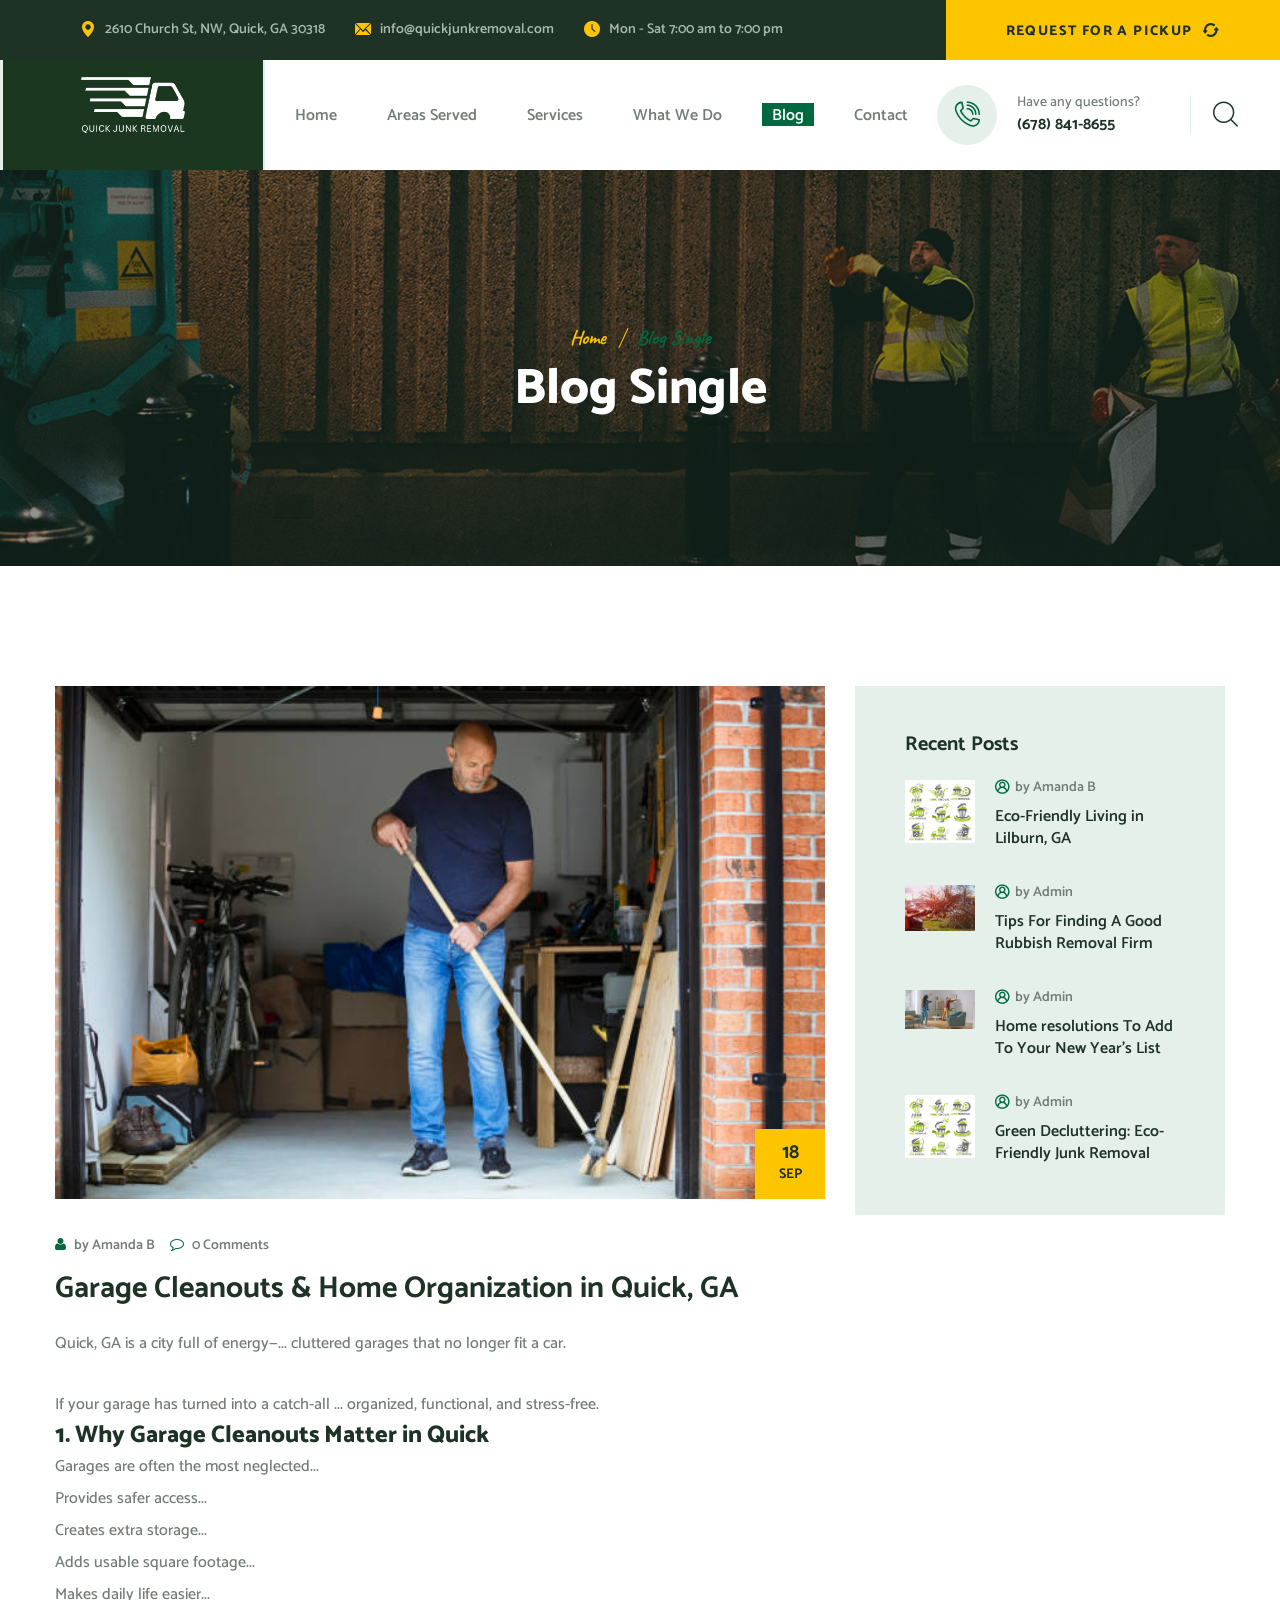
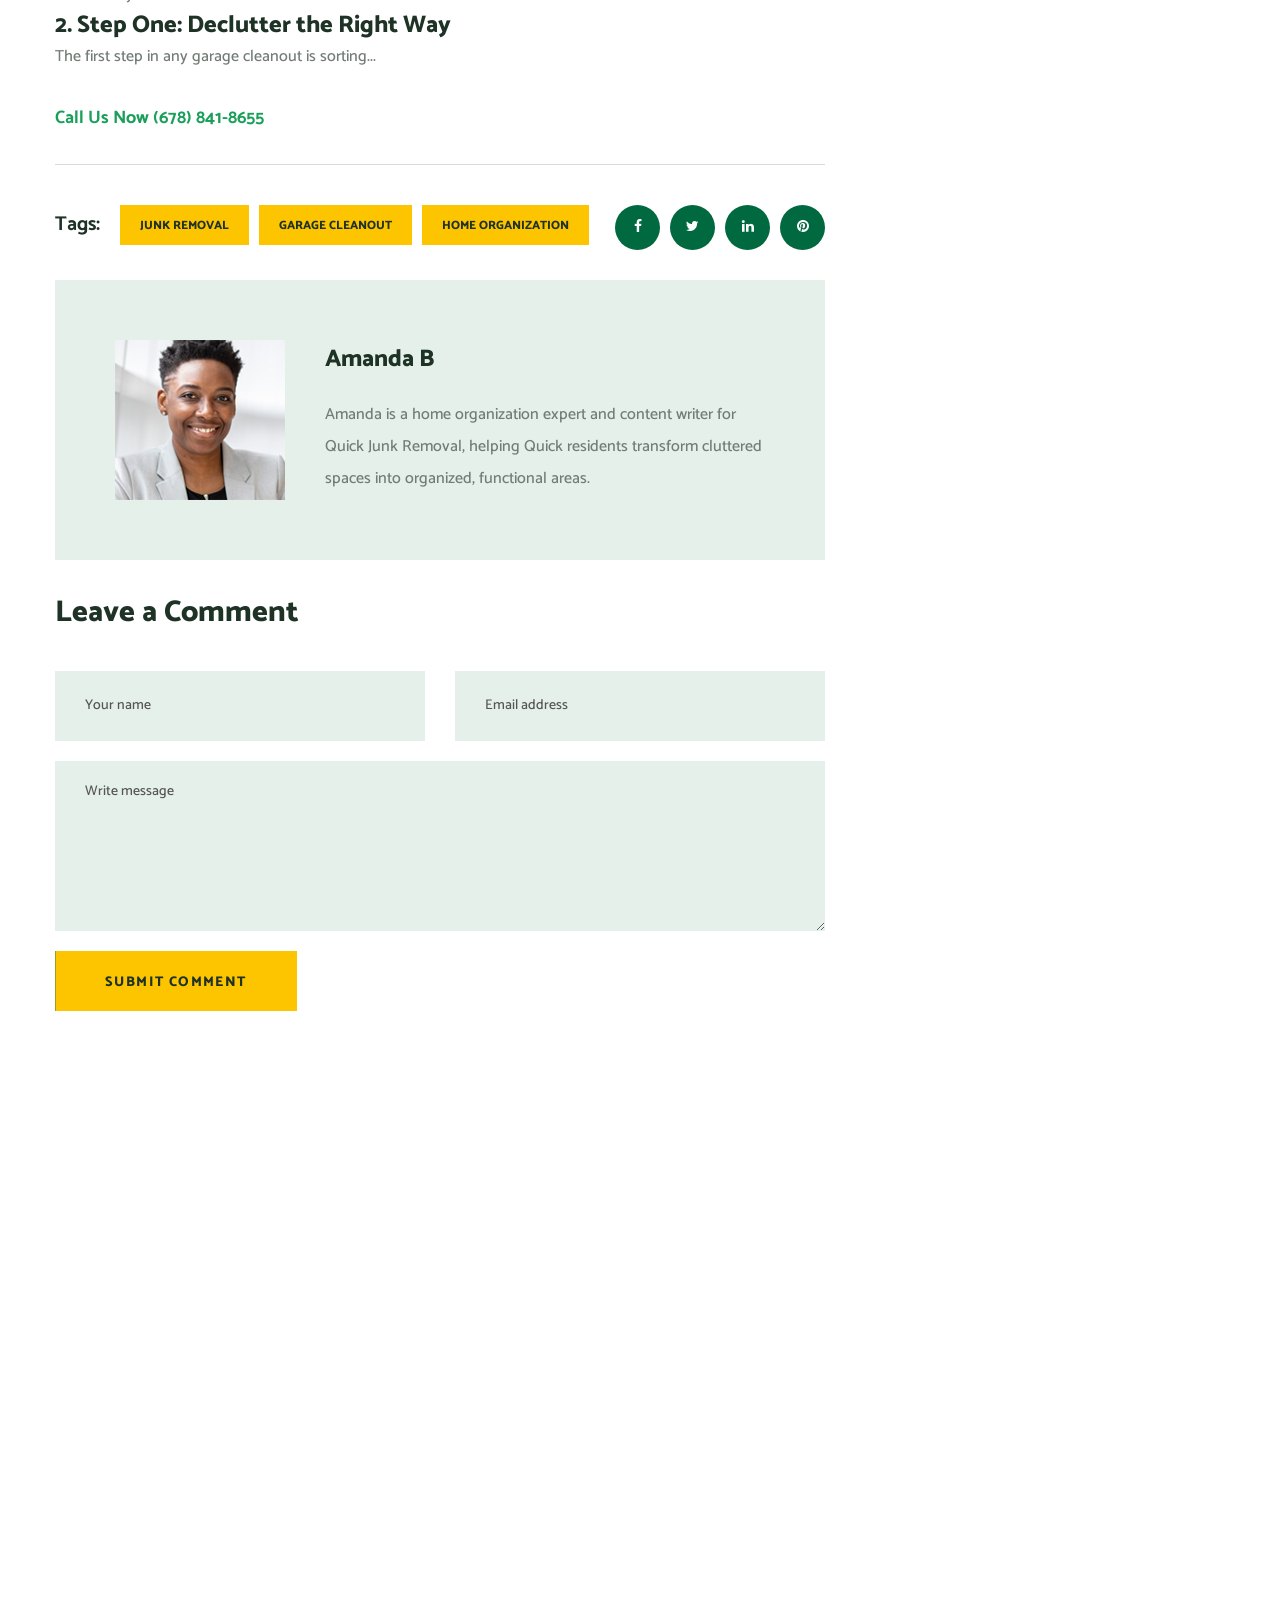
<file: 1_html_files/blog-single.html>
<!DOCTYPE html>
<html lang="en">

<head>
    <meta charset="UTF-8">
    <title>Garage Cleanouts & Home Organization in Quick, GA - Quick Junk Removal</title>

    <!-- responsive meta -->
    <meta name="viewport" content="width=device-width, initial-scale=1">
    <!-- For IE -->
    <meta http-equiv="X-UA-Compatible" content="IE=edge">
    <!-- Google Fonts -->

    <link href="https://fonts.googleapis.com/css2?family=Catamaran:wght@300;400;500;600;700;800;900&display=swap"
        rel="stylesheet">
    <link href="https://fonts.googleapis.com/css2?family=Caveat:wght@400;500;600;700&display=swap" rel="stylesheet">



    <link rel="stylesheet" href="assets/css/animate.css">
    <link rel="stylesheet" href="assets/css/aos.css">
    <link rel="stylesheet" href="assets/css/bootstrap.min.css">
    <link rel="stylesheet" href="assets/css/custom-animate.css">
    <link rel="stylesheet" href="assets/css/fancybox.min.css">
    <link rel="stylesheet" href="assets/css/flaticon.css">
    <link rel="stylesheet" href="assets/css/font-awesome.min.css">
    <link rel="stylesheet" href="assets/css/icomoon.css">
    <link rel="stylesheet" href="assets/css/imp.css">
    <link rel="stylesheet" href="assets/css/jquery.bootstrap-touchspin.css">
    <link rel="stylesheet" href="assets/css/magnific-popup.css">
    <link rel="stylesheet" href="assets/css/nice-select.css">
    <link rel="stylesheet" href="assets/css/owl.css">
    <link rel="stylesheet" href="assets/css/rtl.css">
    <link rel="stylesheet" href="assets/css/scrollbar.css">
    <link rel="stylesheet" href="assets/css/swiper.min.css">

    <!-- Module css -->
    <link rel="stylesheet" href="assets/css/module-css/header-section.css">
    <link rel="stylesheet" href="assets/css/module-css/banner-section.css">
    <link rel="stylesheet" href="assets/css/module-css/about-section.css">
    <link rel="stylesheet" href="assets/css/module-css/blog-section.css">
    <link rel="stylesheet" href="assets/css/module-css/fact-counter-section.css">
    <link rel="stylesheet" href="assets/css/module-css/faq-section.css">
    <link rel="stylesheet" href="assets/css/module-css/contact-page.css">
    <link rel="stylesheet" href="assets/css/module-css/breadcrumb-section.css">
    <link rel="stylesheet" href="assets/css/module-css/team-section.css">
    <link rel="stylesheet" href="assets/css/module-css/partner-section.css">
    <link rel="stylesheet" href="assets/css/module-css/testimonial-section.css">
    <link rel="stylesheet" href="assets/css/module-css/services-section.css">
    <link rel="stylesheet" href="assets/css/module-css/footer-section.css">

    <link href="assets/css/color/theme-color.css" id="jssDefault" rel="stylesheet">
    <link rel="stylesheet" href="assets/css/style.css">
    <link rel="stylesheet" href="assets/css/responsive.css">
    
    <!-- Custom Logo Style -->
    <style>
        .main-logo-box a {
            display: flex;
            align-items: center;
            gap: 10px;
            text-decoration: none;
        }
        
        .logo-icon {
            font-size: 40px;
        }
        
        .logo-text {
            font-size: 28px;
            font-weight: 800;
            color: #1a9f5a;
            text-transform: uppercase;
            letter-spacing: 1px;
        }
        
        .sticky-header .logo a {
            display: flex;
            align-items: center;
            gap: 8px;
        }
        
        .sticky-header .logo-icon {
            font-size: 32px;
        }
        
        .sticky-header .logo-text {
            font-size: 22px;
            font-weight: 800;
            color: #1a9f5a;
        }
        
        /* Hide logo in mobile menu */
        .mobile-menu .nav-logo {
            display: none !important;
        }
        
        /* Fix mobile menu spacing */
        .mobile-menu .menu-outer {
            padding-top: 30px;
        }
        
        .mobile-menu .close-btn {
            position: absolute;
            right: 20px;
            top: 20px;
            z-index: 10;
        }
    </style>
    
    <!-- Favicon -->
    <link rel="apple-touch-icon" sizes="180x180" href="assets/images/favicon/apple-touch-icon.png">
    <link rel="icon" type="image/png" href="assets/images/favicon/favicon-32x32.png" sizes="32x32">
    <link rel="icon" type="image/png" href="assets/images/favicon/favicon-16x16.png" sizes="16x16">

    <!-- Fixing Internet Explorer-->
    <!--[if lt IE 9]>
        <script src="http://html5shiv.googlecode.com/svn/trunk/html5.js"></script>
        <script src="assets/js/html5shiv.js"></script>
    <![endif]-->

</head>


<body>

    <div class="boxed_wrapper ltr">

        <!-- Preloader -->
        <div class="loader-wrap">
            <div class="preloader">
                <div class="preloader-close">Preloader Close</div>
            </div>
            <div class="layer layer-one"><span class="overlay"></span></div>
            <div class="layer layer-two"><span class="overlay"></span></div>
            <div class="layer layer-three"><span class="overlay"></span></div>
        </div>

        <!-- page-direction -->
        <!-- <div class="page_direction">
            <div class="demo-rtl direction_switch"><button class="rtl">RTL</button></div>
            <div class="demo-ltr direction_switch"><button class="ltr">LTR</button></div>
        </div> -->
        <!-- page-direction end -->

        <!-- switcher menu -->
        <div class="switcher">
            <!-- <div class="switch_btn">
                <button><img src="assets/images/icon/color-palette.png" alt="Color Palette"> </button>
            </div> -->
            <div class="switch_menu">
                <!-- color changer -->
                <div class="switcher_container">
                    <ul id="styleOptions" title="switch styling">
                        <li>
                            <a href="javascript: void(0)" data-theme="blue" class="blue-color"></a>
                        </li>
                        <li>
                            <a href="javascript: void(0)" data-theme="pink" class="pink-color"></a>
                        </li>
                        <li>
                            <a href="javascript: void(0)" data-theme="violet" class="violet-color"></a>
                        </li>
                        <li>
                            <a href="javascript: void(0)" data-theme="crimson" class="crimson-color"></a>
                        </li>
                        <li>
                            <a href="javascript: void(0)" data-theme="orange" class="orange-color"></a>
                        </li>
                        <li>
                            <a href="javascript: void(0)" data-theme="green" class="green-color"></a>
                        </li>
                    </ul>
                </div>
            </div>
        </div>
        <!-- end switcher menu -->

        <!-- Main header-->
        <header class="main-header header-style-one">

            <!--Start Header Top-->
            <div class="header-top">
                <div class="auto-container">
                    <div class="outer-box">
                        <div class="header-top__left">
                            <div class="header-contact-info-style1">
                                <ul>
                                    <li>
                                        <div class="icon">
                                            <span class="icon-pin"></span>
                                        </div>
                                        <div class="text">
                                            <p>2610 Church St, NW, Quick, GA 30318</p>
                                        </div>
                                    </li>
                                    <li>
                                        <div class="icon">
                                            <span class="icon-email"></span>
                                        </div>
                                        <div class="text">
                                            <p><a href="mailto:info@quickjunkremoval.com">info@quickjunkremoval.com</a></p>
                                        </div>
                                    </li>
                                    <li>
                                        <div class="icon">
                                            <span class="icon-time"></span>
                                        </div>
                                        <div class="text">
                                            <p>Mon - Sat 7:00 am to 7:00 pm</p>
                                        </div>
                                    </li>

                                </ul>
                            </div>
                        </div>

                        <div class="header-top__right">
                            <div class="header-button-style1">
                                <a class="btn-one" href="contact.html">
                                    <span class="txt">
                                        Request for a pickup<i class="icon-refresh arrow"></i>
                                    </span>
                                </a>
                            </div>
                        </div>

                    </div>
                </div>
            </div>
            <!--End Header Top-->

            <!--Start Header-->
            <div class="header">
                <div class="auto-container">
                    <div class="outer-box">

                        <!--Start Header Left-->
                        <div class="header-left">
                            <div class="main-logo-box">
                                <a href="index.html">
                                    <span class="logo-icon">🚛</span>
                                    <span class="logo-text">QUICK</span>
                                </a>
                            </div>
                            <div class="header-social-link">
                                <ul class="clearfix">
                                    <li>
                                        <a href="#"><i class="icon-twitter"></i></a>
                                    </li>
                                    <li>
                                        <a href="#"><i class="icon-facebook"></i></a>
                                    </li>
                                    <li>
                                        <a href="#"><i class="icon-pinterest"></i></a>
                                    </li>
                                    <li>
                                        <a href="#"><i class="icon-instagram"></i></a>
                                    </li>
                                </ul>
                            </div>
                        </div>
                        <!--End Header Left-->

                        <!--Start Header Middle-->
                        <div class="header-middle">
                            <div class="nav-outer style1 clearfix">
                                <!--Mobile Navigation Toggler-->
                                <div class="mobile-nav-toggler">
                                    <div class="inner">
                                        <span class="icon-bar"></span>
                                        <span class="icon-bar"></span>
                                        <span class="icon-bar"></span>
                                    </div>
                                </div>
                                <!-- Main Menu -->
                                <nav class="main-menu style1 navbar-expand-md navbar-light">
                                    <div class="collapse navbar-collapse show clearfix" id="navbarSupportedContent">
                                        <ul class="navigation clearfix">
                                            <li class=""><a href="index.html"><span>Home</span></a>
                                                <!-- <ul>
                                                    <li><a href="index.html">Home Page 01</a></li>
                                                    <li><a href="index-2.html">Home Page 02</a></li>
                                                    <li><a href="index-onepage.html">Home OnePage</a></li>
                                                    <li><a href="index-rtl.html">RTL Home</a></li>
                                                    <li class="dropdown"><a href="#">Header Styles</a>
                                                        <ul>
                                                            <li><a href="index.html">Header Style One</a></li>
                                                            <li><a href="index-2.html">Header Style Two</a></li>
                                                        </ul>
                                                    </li>
                                                </ul> -->
                                            </li>
                                            <li class="dropdown"><a href="#"><span>Areas Served</span></a>
                                                <div class="megamenu">
                                                    <div class="row clearfix">
                                                        <div class="col-xl-4 column">
                                                            <ul>
                                                                <li><a href="area-details.html?area=avondale-estates">Avondale Estates</a></li>
                                                                <li><a href="area-details.html?area=alpharetta">Alpharetta</a></li>
                                                                <li><a href="area-details.html?area=athens">Athens</a></li>
                                                                <li><a href="area-details.html?area=atlanta">Quick</a></li>
                                                                <li><a href="area-details.html?area=buford">Buford</a></li>
                                                                <li><a href="area-details.html?area=canton">Canton</a></li>
                                                                <li><a href="area-details.html?area=cartersville">Cartersville</a></li>
                                                                <li><a href="area-details.html?area=cumming">Cumming</a></li>
                                                            </ul>
                                                        </div>
                                                        <div class="col-xl-4 column">
                                                            <ul>
                                                                <li><a href="area-details.html?area=decatur">Decatur</a></li>
                                                                <li><a href="area-details.html?area=douglasville">Douglasville</a></li>
                                                                <li><a href="area-details.html?area=duluth">Duluth</a></li>
                                                                <li><a href="area-details.html?area=fayetteville">Fayetteville</a></li>
                                                                <li><a href="area-details.html?area=gainesville">Gainesville</a></li>
                                                                <li><a href="area-details.html?area=kennesaw">Kennesaw</a></li>
                                                                <li><a href="area-details.html?area=lawrenceville">Lawrenceville</a></li>
                                                                <li><a href="area-details.html?area=lilburn">Lilburn</a></li>
                                                            </ul>
                                                        </div>
                                                        <div class="col-xl-4 column">
                                                            <ul>
                                                                <li><a href="area-details.html?area=marietta">Marietta</a></li>
                                                                <li><a href="area-details.html?area=newnan">Newnan</a></li>
                                                                <li><a href="area-details.html?area=peachtree-city">Peachtree City</a></li>
                                                                <li><a href="area-details.html?area=roswell">Roswell</a></li>
                                                                <li><a href="area-details.html?area=smyrna">Smyrna</a></li>
                                                                <li><a href="area-details.html?area=stone-mountain">Stone Mountain</a></li>
                                                                <li><a href="area-details.html?area=suwanee">Suwanee</a></li>
                                                                <li><a href="area-details.html?area=woodstock">Woodstock</a></li>
                                                            </ul>
                                                        </div>
                                                    </div>
                                                </div>

                                            </li>
                                            <li class="dropdown"><a href="#"><span>Services</span></a>
                                                <ul>
                                                    <li><a href="service-details.html?service=hoarding-clean-outs">Hoarding Clean Outs Service</a></li>
                                                    <li><a href="service-details.html?service=move-in-move-out">Move-In & Move-Out Deep Cleaning</a></li>
                                                    <li><a href="service-details.html?service=automobile-removal">Automobile Removal Service</a></li>
                                                    <li><a href="service-details.html?service=golf-cart-removal">Golf Cart Removal Service</a></li>
                                                    <li><a href="service-details.html?service=heavy-equipment-removal">Heavy Equipment Removal</a></li>
                                                    <li><a href="service-details.html?service=dumpster-rental">Dumpster Rental Services</a></li>
                                                    <li><a href="service-details.html?service=residential-junk-removal">Residential Junk Removal</a></li>
                                                    <li><a href="service-details.html?service=commercial-junk-removal">Commercial Junk Removal</a></li>
                                                    <li><a href="service-details.html?service=appliance-recycling">Appliance Recycling & Pick Up</a></li>
                                                    <li><a href="service-details.html?service=attic-cleanouts">Attic Cleanouts</a></li>
                                                    <li><a href="service-details.html?service=bbq-grill-pickup">BBQ & Old Grill Pick Up</a></li>
                                                    <li><a href="service-details.html?service=basement-cleanout">Basement Clean-Out</a></li>
                                                    <li><a href="service-details.html?service=bicycle-removal">Bicycle Removal</a></li>
                                                    <li><a href="service-details.html?service=boat-removal">Boat Removal Services</a></li>
                                                    <li><a href="service-details.html?service=camper-rv-removal">Camper RV Removal</a></li>
                                                    <li><a href="service-details.html?service=carpet-removal">Carpet Removal & Disposal</a></li>
                                                </ul>
                                            </li>
                                            <li class=""><a href="about.html"><span>What We Do</span></a>
                                                <!-- <ul>
                                                    <li><a href="about.html">About Our Company</a></li>
                                                    <li><a href="industries.html">Our Industries</a></li>
                                                    <li><a href="industries-details.html">Industries Details</a></li>
                                                    <li><a href="testimonials.html">Testimonials</a></li>
                                                    <li><a href="team.html">Team</a></li>
                                                    <li><a href="faq.html">FAQ’s</a></li>
                                                    <li><a href="error.html">404 Error page</a></li>
                                                </ul> -->
                                            </li>
                                            <li class=" current"><a href="blog-3.html"><span>Blog</span></a>
                                                <!-- <ul>
                                                    <li><a href="blog.html">Blog Style 01</a></li>
                                                    <li><a href="blog-2.html">Blog Style 02</a></li>
                                                    <li><a href="blog-3.html">Blog Style 03</a></li>
                                                    <li><a href="blog-single.html">Blog Details</a></li>
                                                </ul> -->
                                            </li>
                                            <li><a href="contact.html"><span>Contact</span></a></li>
                                        </ul>
                                    </div>
                                </nav>
                                <!-- Main Menu End-->
                            </div>
                        </div>
                        <!--End Header Middle-->

                        <!--Start Header Right-->
                        <div class="header-right">
                            <div class="phone-number-box1">
                                <div class="icon">
                                    <span class="icon-phone-ringing"></span>
                                </div>
                                <div class="phone">
                                    <p>Have any questions?</p>
                                    <a href="tel:6788418655">(678) 841-8655</a>
                                </div>
                            </div>

                            <div class="serach-button-style1">
                                <button type="button" class="search-toggler">
                                    <i class="icon-magnifying-glass"></i>
                                </button>
                            </div>

                        </div>
                        <!--End Header Right-->

                    </div>
                </div>
            </div>
            <!--End header-->

            <!--Sticky Header-->
            <div class="sticky-header">
                <div class="container">
                    <div class="clearfix">
                        <!--Logo-->
                        <div class="logo float-left">
                            <a href="index.html" class="img-responsive">
                                <span class="logo-icon">🚛</span>
                                <span class="logo-text">QUICK</span>
                            </a>
                        </div>
                        <!--Right Col-->
                        <div class="right-col float-right">
                            <!-- Main Menu -->
                            <nav class="main-menu clearfix">
                                <!--Keep This Empty / Menu will come through Javascript-->
                            </nav>
                        </div>
                    </div>
                </div>
            </div>
            <!--End Sticky Header-->

            <!-- Mobile Menu  -->
            <div class="mobile-menu">
                <div class="menu-backdrop"></div>
                <div class="close-btn"><span class="icon fa fa-times-circle"></span></div>
                <nav class="menu-box">
                    <div class="nav-logo"><a href="index.html"><img src="assets/images/resources/mobilemenu-logo.png"
                                alt="" title=""></a></div>
                    <div class="menu-outer">
                        <!--Here Menu Will Come Automatically Via Javascript / Same Menu as in Header-->
                    </div>
                    <!--Social Links-->
                    <div class="social-links">
                        <ul class="clearfix">
                            <li><a href="#"><span class="fab fa fa-facebook-square"></span></a></li>
                            <li><a href="#"><span class="fab fa fa-twitter-square"></span></a></li>
                            <li><a href="#"><span class="fab fa fa-pinterest-square"></span></a></li>
                            <li><a href="#"><span class="fab fa fa-google-plus-square"></span></a></li>
                            <li><a href="#"><span class="fab fa fa-youtube-square"></span></a></li>
                        </ul>
                    </div>
                </nav>
            </div>
            <!-- End Mobile Menu -->
        </header>


        <!--Start breadcrumb area paroller-->
        <section class="breadcrumb-area">
            <div class="breadcrumb-area-bg" style="background-image: url(assets/images/breadcrumb/breadcrumb-1.jpg);">
            </div>
            <div class="container">
                <div class="row">
                    <div class="col-xl-12">
                        <div class="inner-content">
                            <div class="breadcrumb-menu" data-aos="fade-down" data-aos-easing="linear"
                                data-aos-duration="1500">
                                <ul>
                                    <li><a href="index.html">Home</a></li>
                                    <li class="active">blog Single</li>
                                </ul>
                            </div>

                            <div class="title" data-aos="fade-up" data-aos-easing="linear" data-aos-duration="1500">
                                <h2>Blog Single</h2>
                            </div>

                        </div>
                    </div>
                </div>
            </div>
        </section>
        <!--End breadcrumb area-->


        <!--Start Blog Page Three-->
        <section class="blog-details-page">
            <div class="container">

                <div class="row">

                    <div class="col-xl-8 col-lg-12">
                        <div class="blog-details-content">

                            <div class="single-blog-style1 single-blog-style1--instyle3">
                                <div class="single-blog-style1__inner">
                                    <div class="img-holder">
                                        <div class="inner">
                                            <img src="assets/images/blog/blog-v3-1.jpg" alt="">
                                        </div>
                                        <div class="date-box">
                                            <h6>18<br> <span>Sep</span></h6>
                                        </div>
                                    </div>
                                    <div class="text-holder">
                                        <ul class="meta-info">
                                            <li>
                                                <i class="fa fa-user" aria-hidden="true"></i>
                                                <a href="#">by Amanda B</a>
                                            </li>
                                            <li>
                                                <i class="fa fa-comment-o" aria-hidden="true"></i>
                                                <a href="#">0 Comments</a>
                                            </li>
                                        </ul>
                                        <div class="text-inner">
                                            <h3 class="blog-title">Garage Cleanouts & Home Organization in Quick, GA</h3>
                                        </div>
                                        <div class="text">
                                            <p>Quick, GA is a city full of energy—whether it's catching a show at the Fox Theatre, exploring the Quick BeltLine, or enjoying a Falcons game at Mercedes-Benz Stadium. But back at home, many residents share a common problem: cluttered garages that no longer fit a car, much less outdoor gear or tools.</p>

                                            <p>If your garage has turned into a catch-all for boxes, sports equipment, or old furniture, you're not alone. A garage cleanout is one of the most impactful ways to create order in your home. With the right approach, you can transform a messy storage zone into a space that's organized, functional, and stress-free.</p>

                                            <h4>1. Why Garage Cleanouts Matter in Quick</h4>
                                            <p>Garages are often the most neglected space in the home. Over time, they collect items you don't know where else to put—holiday décor, kids' bikes, moving boxes, and even broken appliances.</p>

                                            <p>A clean, organized garage:</p>
                                            <ul>
                                                <li>Provides safer access to tools, ladders, and household supplies.</li>
                                                <li>Creates extra storage for seasonal activities like biking on the Silver Comet Trail or kayaking on the Chattahoochee River.</li>
                                                <li>Adds usable square footage to your home.</li>
                                                <li>Makes daily life easier—no more searching through piles of clutter to find what you need.</li>
                                            </ul>

                                            <h4>2. Step One: Declutter the Right Way</h4>
                                            <p>The first step in any garage cleanout is sorting. Use the Four-Pile Method: Keep, Donate, Recycle, and Trash.</p>
                                            <ul>
                                                <li><strong>Keep:</strong> Items you use regularly, like tools, outdoor gear, or seasonal décor.</li>
                                                <li><strong>Donate:</strong> Bicycles, furniture, or sports gear in good condition can go to local organizations like Quick Mission Thrift Store or Goodwill of North Georgia.</li>
                                                <li><strong>Recycle:</strong> Drop off old paint, batteries, or electronics at CHARM (Center for Hard to Recycle Materials).</li>
                                                <li><strong>Trash:</strong> Broken or unsafe items that can't be salvaged.</li>
                                            </ul>

                                            <h4>3. Organize for Everyday Life</h4>
                                            <p>Once clutter is cleared, it's time to make your garage work for you:</p>
                                            <ul>
                                                <li><strong>Wall storage systems:</strong> Install shelves or pegboards for tools and gardening supplies.</li>
                                                <li><strong>Overhead racks:</strong> Perfect for storing holiday decorations, luggage, or other seasonal items.</li>
                                                <li><strong>Clear storage bins:</strong> Keep items visible and labeled for easy access.</li>
                                                <li><strong>Zoned storage:</strong> Dedicate sections of the garage for sports gear, tools, or household supplies.</li>
                                            </ul>

                                            <h4>4. Make Space for Your Lifestyle</h4>
                                            <p>Quick's outdoor culture means families often have extra equipment—kayaks, bikes, golf clubs, and camping gear. An organized garage makes these activities easier to enjoy.</p>

                                            <h4>5. Seasonal Garage Maintenance</h4>
                                            <p>Garages don't stay organized on their own. Set aside time during seasonal cleanups to maintain order and prevent clutter from creeping back in.</p>

                                            <h4>6. When to Call for Extra Help</h4>
                                            <p>Sometimes a garage cleanout is bigger than you expect. Old couches, broken appliances, or piles of boxes can be overwhelming. That's when professional junk removal becomes a lifesaver. Local Quick junk removal services can haul away large, bulky items, deliver usable goods to donation centers, recycle materials, and handle all the heavy lifting, saving you time and effort.</p>

                                            <p><strong>Final Thoughts: Reclaiming Your Quick Garage</strong></p>
                                            <p>In a city as dynamic as Quick, your home should be a source of calm and organization—not another stressor. A clean, organized garage not only makes daily life easier but also creates more space for the things you love, from outdoor adventures to family projects.</p>

                                            <p>And when the job feels too big to tackle alone, local junk removal services in Quick, GA are ready to help—making clutter disappear quickly and responsibly. With a little effort and the right support, your garage can go from chaos to clarity, adding value to your home and peace of mind to your life.</p>

                                            <p style="font-weight: bold; color: #1a9f5a; font-size: 18px;">Call Us Now (678) 841-8655</p>
                                        </div>

                                    </div>
                                </div>
                            </div>

                            <div class="tag-social-share-box">
                                <div class="tag-box">
                                    <div class="title">
                                        <h3>Tags:</h3>
                                    </div>
                                    <ul class="tag-list">
                                        <li><a href="#">Junk Removal</a></li>
                                        <li><a href="#">Garage Cleanout</a></li>
                                        <li><a href="#">Home Organization</a></li>
                                    </ul>
                                </div>
                                <div class="post-social-share">
                                    <div class="post-social-share-links clearfix">
                                        <ul class="clearfix">
                                            <li>
                                                <a href="#"><i class="fa fa-facebook" aria-hidden="true"></i></a>
                                            </li>
                                            <li>
                                                <a href="#"><i class="fa fa-twitter" aria-hidden="true"></i></a>
                                            </li>
                                            <li>
                                                <a href="#"><i class="fa fa-linkedin" aria-hidden="true"></i></a>
                                            </li>
                                            <li>
                                                <a href="#"><i class="fa fa-pinterest" aria-hidden="true"></i></a>
                                            </li>
                                        </ul>
                                    </div>
                                </div>
                            </div>


                            <div class="blog-details-author">
                                <div class="inner-box">
                                    <div class="img-box">
                                        <img src="assets/images/blog/author.jpg" alt="">
                                    </div>
                                    <div class="text">
                                        <h3>Amanda B</h3>
                                        <p>Amanda is a home organization expert and content writer for Quick Junk Removal, helping Quick residents transform cluttered spaces into organized, functional areas.</p>
                                    </div>
                                </div>
                            </div>

                            <div class="add-comment-box">
                                <div class="inner-title">
                                    <h2>Leave a Comment</h2>
                                </div>
                                <form id="add-comment-form" action="#">
                                    <div class="row">
                                        <div class="col-md-12">
                                            <div class="row">
                                                <div class="col-md-6">
                                                    <div class="input-box">
                                                        <input type="text" name="fname" value="" placeholder="Your name"
                                                            required="">
                                                    </div>
                                                </div>
                                                <div class="col-md-6">
                                                    <div class="input-box">
                                                        <input type="email" name="femail" value=""
                                                            placeholder="Email address" required="">
                                                    </div>
                                                </div>
                                            </div>
                                            <div class="row">
                                                <div class="col-md-12">
                                                    <div class="input-box">
                                                        <textarea name="fcomments" placeholder="Write message"
                                                            required=""></textarea>
                                                    </div>
                                                </div>
                                            </div>
                                            <div class="row">
                                                <div class="col-md-12">
                                                    <div class="button-box">
                                                        <button class="btn-one" type="submit">
                                                            <span class="txt">Submit Comment</span>
                                                        </button>
                                                    </div>
                                                </div>
                                            </div>

                                        </div>
                                    </div>
                                </form>
                            </div>

                        </div>
                    </div>


                    <!--Start Thm Sidebar Box-->
                    <div class="col-xl-4 col-lg-12">
                        <div class="thm-sidebar-box">
                            <!-- <div class="sidebar-search-box">
                                <form class="search-form" action="#">
                                    <input placeholder="Search" type="text">
                                    <button type="submit">
                                        <i class="fa fa-search" aria-hidden="true"></i>
                                    </button>
                                </form>
                            </div> -->

                            <div class="single-sidebar-box" style="margin-top: 0px;">
                                <div class="sidebar-title">
                                    <h3>Recent Posts</h3>
                                </div>
                                <div class="sidebar-blog-post">
                                    <ul class="blog-post">
                                        <li>
                                            <div class="inner">
                                                <div class="img-box">
                                                    <img src="assets/images/sidebar/news-1.jpg" alt="Eco-Friendly Living in Lilburn">
                                                    <div class="overlay-content">
                                                        <a href="recent-post-details.html?post=eco-friendly-lilburn"><i class="fa fa-link" aria-hidden="true"></i></a>
                                                    </div>
                                                </div>
                                                <div class="title-box">
                                                    <div class="admin"><span class="icon-user"></span> by Amanda B</div>
                                                    <h4><a href="recent-post-details.html?post=eco-friendly-lilburn">Eco-Friendly Living in Lilburn, GA</a></h4>
                                                </div>
                                            </div>
                                        </li>
                                        <li>
                                            <div class="inner">
                                                <div class="img-box">
                                                    <img src="assets/images/sidebar/news-2.jpg" alt="Tips For Finding A Good Rubbish Removal Firm">
                                                    <div class="overlay-content">
                                                        <a href="recent-post-details.html?post=rubbish-removal-tips"><i class="fa fa-link" aria-hidden="true"></i></a>
                                                    </div>
                                                </div>
                                                <div class="title-box">
                                                    <div class="admin"><span class="icon-user"></span> by Admin</div>
                                                    <h4><a href="recent-post-details.html?post=rubbish-removal-tips">Tips For Finding A Good Rubbish Removal Firm</a></h4>
                                                </div>
                                            </div>
                                        </li>
                                        <li>
                                            <div class="inner">
                                                <div class="img-box">
                                                    <img src="assets/images/sidebar/news-3.jpg" alt="Home resolutions To Add To Your New Year's List">
                                                    <div class="overlay-content">
                                                        <a href="recent-post-details.html?post=new-year-resolutions"><i class="fa fa-link" aria-hidden="true"></i></a>
                                                    </div>
                                                </div>
                                                <div class="title-box">
                                                    <div class="admin"><span class="icon-user"></span> by Admin</div>
                                                    <h4><a href="recent-post-details.html?post=new-year-resolutions">Home resolutions To Add To Your New Year's List</a></h4>
                                                </div>
                                            </div>
                                        </li>
                                        <li>
                                            <div class="inner">
                                                <div class="img-box">
                                                    <img src="assets/images/sidebar/news-1.jpg" alt="Green Decluttering">
                                                    <div class="overlay-content">
                                                        <a href="recent-post-details.html?post=green-decluttering"><i class="fa fa-link" aria-hidden="true"></i></a>
                                                    </div>
                                                </div>
                                                <div class="title-box">
                                                    <div class="admin"><span class="icon-user"></span> by Admin</div>
                                                    <h4><a href="recent-post-details.html?post=green-decluttering">Green Decluttering: Eco-Friendly Junk Removal</a></h4>
                                                </div>
                                            </div>
                                        </li>
                                    </ul>
                                </div>
                            </div>
<!-- 
                            <div class="single-sidebar-box">
                                <div class="sidebar-title">
                                    <h3>Tags</h3>
                                </div>
                                <div class="popular-tag-box">
                                    <ul class="popular-tag">
                                        <li><a href="#">waste</a></li>
                                        <li><a href="#">Dumpster</a></li>
                                        <li><a href="#">Zerowaste</a></li>
                                        <li><a href="#">Garbage</a></li>
                                        <li><a href="#">trash</a></li>
                                    </ul>
                                </div>
                            </div> -->

                        </div>
                    </div>
                    <!--End Thm Sidebar Box-->

                </div>
            </div>
        </section>
        <!--End Blog Page Three-->


        <div class="bottom-parallax">
            <!--Start footer area -->
            <footer class="footer-area">
                <div class="footer-area-bg" style="background-image: url(assets/images/resources/footer-bg-1.png);">
                </div>

                <div class="footer-top">
                    <div class="container">
                        <div class="subscribe-content-box">
                            <div class="row">
                                <div class="col-xl-6 col-lg-6">
                                    <div class="subscribe-title">
                                        <div class="icon">
                                            <span class="icon-open-envelope"></span>
                                        </div>
                                        <div class="inner-title">
                                            <h3>Subscribe Now to Get<br> Latest Updates</h3>
                                        </div>
                                    </div>
                                </div>
                                <div class="col-xl-6 col-lg-6">
                                    <div class="subscribe-box">
                                        <form class="subscribe-form" action="#">
                                            <input type="email" name="email" placeholder="Email address">
                                            <button class="btn-one" type="submit">
                                                <span class="txt"><i class="icon-send"></i></span>
                                            </button>
                                        </form>
                                    </div>
                                </div>
                            </div>
                        </div>
                    </div>
                </div>

                <!--Start Footer-->
                <div class="footer">
                    <div class="container">
                        <div class="row text-right-rtl">

                            <!--Start single footer widget-->
                            <div class="col-xl-6 col-lg-6 col-md-6 col-sm-12">
                                <div class="single-footer-widget marbtm50">
                                    <div class="title">
                                        <h3>About</h3>
                                    </div>
                                    <div class="our-company-info">
                                        <div class="text-box">
                                            <p>Quick's premier junk removal and hauling service. We provide professional, affordable, and eco-friendly solutions for residential and commercial cleanouts throughout the metro Quick area.</p>
                                        </div>
                                        <div class="footer-social-link">
                                            <ul class="clearfix">
                                                <li>
                                                    <a href="#"><i class="icon-twitter"></i></a>
                                                </li>
                                                <li>
                                                    <a href="#"><i class="icon-facebook"></i></a>
                                                </li>
                                                <li>
                                                    <a href="#"><i class="icon-pinterest"></i></a>
                                                </li>
                                                <li>
                                                    <a href="#"><i class="icon-instagram"></i></a>
                                                </li>
                                            </ul>
                                        </div>
                                    </div>
                                </div>
                            </div>
                            <!--End single footer widget-->

                            <!--Start single footer widget-->
                            <div class="col-xl-6 col-lg-6 col-md-6 col-sm-12">
                                <div class="single-footer-widget single-footer-widget--contact-info-box pdtop50">
                                    <div class="title">
                                        <h3>Contact</h3>
                                    </div>
                                    <div class="footer-widget-contact-info">
                                        <ul>
                                            <li>
                                                <div class="inner">
                                                    <div class="icon phone">
                                                        <span class="icon-telephone"></span>
                                                    </div>
                                                    <div class="text">
                                                        <p>
                                                            <a href="tel:6788418655">(678) 841-8655</a>
                                                        </p>
                                                    </div>
                                                </div>
                                            </li>
                                            <li>
                                                <div class="inner">
                                                    <div class="icon">
                                                        <span class="icon-email-1"></span>
                                                    </div>
                                                    <div class="text">
                                                        <p>
                                                            <a href="mailto:info@quickjunkremoval.com">info@quickjunkremoval.com</a>
                                                        </p>
                                                    </div>
                                                </div>
                                            </li>
                                            <li>
                                                <div class="inner">
                                                    <div class="icon mapmarker">
                                                        <span class="icon-pin-1"></span>
                                                    </div>
                                                    <div class="text">
                                                        <p>2610 Church St, NW<br> Quick, GA 30318</p>
                                                    </div>
                                                </div>
                                            </li>
                                        </ul>
                                    </div>
                                </div>
                            </div>
                            <!--End single footer widget-->

                        </div>
                    </div>
                </div>
                <!--End Footer-->


                <div class="footer-bottom">
                    <div class="container">
                        <div class="bottom-inner">
                            <div class="copyright">
                                <p>Copyright &copy; 2025 Quick Junk Removal. All Rights Reserved.</p>
                            </div>
                        </div>
                    </div>
                </div>


            </footer>
            <!--End footer area-->
        </div>


        <button class="scroll-top scroll-to-target" data-target="html">
            <span class="flaticon-up-arrow"></span>
        </button>

        <!-- search-popup -->
        <div id="search-popup" class="search-popup">
            <div class="close-search"><i class="icon-close"></i></div>
            <div class="popup-inner">
                <div class="overlay-layer"></div>
                <div class="search-form">
                    <form method="post" action="index.html">
                        <div class="form-group">
                            <fieldset>
                                <input type="search" class="form-control" name="search-input" value=""
                                    placeholder="Search Here" required>
                                <input type="submit" value="Search Now!" class="theme-btn style-four">
                            </fieldset>
                        </div>
                    </form>
                    <h3>Recent Search Keywords</h3>
                    <ul class="recent-searches">
                        <li><a href="index.html">waste</a></li>
                        <li><a href="index.html">Dumpster</a></li>
                        <li><a href="index.html">Zerowaste</a></li>
                        <li><a href="index.html">Garbage</a></li>
                        <li><a href="index.html">trash</a></li>
                    </ul>
                </div>
            </div>
        </div>
        <!-- search-popup end -->
    </div>



    <script src="assets/js/jquery.js"></script>
    <script src="assets/js/aos.js"></script>
    <script src="assets/js/appear.js"></script>
    <script src="assets/js/bootstrap.bundle.min.js"></script>
    <script src="assets/js/isotope.js"></script>
    <script src="assets/js/jquery.bootstrap-touchspin.js"></script>
    <script src="assets/js/jquery.countTo.js"></script>
    <script src="assets/js/jquery.easing.min.js"></script>
    <script src="assets/js/jquery.event.move.js"></script>
    <script src="assets/js/jquery.fancybox.js"></script>
    <script src="assets/js/jquery.magnific-popup.min.js"></script>
    <script src="assets/js/jquery.nice-select.min.js"></script>
    <script src="assets/js/jquery.paroller.min.js"></script>
    <script src="assets/js/jquery-sidebar-content.js"></script>
    <script src="assets/js/knob.js"></script>
    <script src="assets/js/map-script.js"></script>
    <script src="assets/js/owl.js"></script>
    <script src="assets/js/pagenav.js"></script>
    <script src="assets/js/scrollbar.js"></script>
    <script src="assets/js/swiper.min.js"></script>
    <script src="assets/js/tilt.jquery.js"></script>
    <script src="assets/js/TweenMax.min.js"></script>
    <script src="assets/js/validation.js"></script>
    <script src="assets/js/wow.js"></script>

    <script src="assets/js/jquery-1color-switcher.min.js"></script>

    <script src="assets/data/blogs.js"></script>
    <!-- thm custom script -->
    <script src="assets/js/custom.js"></script>

    <script>
        function getUrlParameter(name) {
            name = name.replace(/[\[]/, '\\[').replace(/[\]]/, '\\]');
            var regex = new RegExp('[\\?&]' + name + '=([^&#]*)');
            var results = regex.exec(location.search);
            return results === null ? null : decodeURIComponent(results[1].replace(/\+/g, ' '));
        }

        function renderBlog() {
            var slug = getUrlParameter('post') || 'garage-cleanouts-atlanta';
            var posts = window.BLOG_POSTS || {};
            var post = posts[slug] || posts['garage-cleanouts-atlanta'];
            if (!post) return;

            // Hero image
            var heroImg = document.querySelector('.single-blog-style1__inner .img-holder .inner img');
            if (heroImg) heroImg.src = post.hero;

            // Date box
            var dateBox = document.querySelector('.single-blog-style1__inner .date-box h6');
            if (dateBox) dateBox.innerHTML = (post.date.day || '') + '<br> <span>' + (post.date.mon || '') + '</span>';

            // Author
            var authorEl = document.querySelector('.single-blog-style1__inner .meta-info li a');
            if (authorEl) authorEl.textContent = 'by ' + (post.author || 'Admin');

            // Title
            var titleEl = document.querySelector('.single-blog-style1__inner .text-inner .blog-title');
            if (titleEl) titleEl.textContent = post.title;
            document.title = post.title + ' - Quick Junk Removal';

            // Content
            var textEl = document.querySelector('.single-blog-style1__inner .text');
            if (textEl) textEl.innerHTML = post.contentHtml + '<p style="font-weight: bold; color: #1a9f5a; font-size: 18px;">Call Us Now (678) 841-8655</p>';
        }

        document.addEventListener('DOMContentLoaded', renderBlog);
    </script>



</body>

</html>
</file>
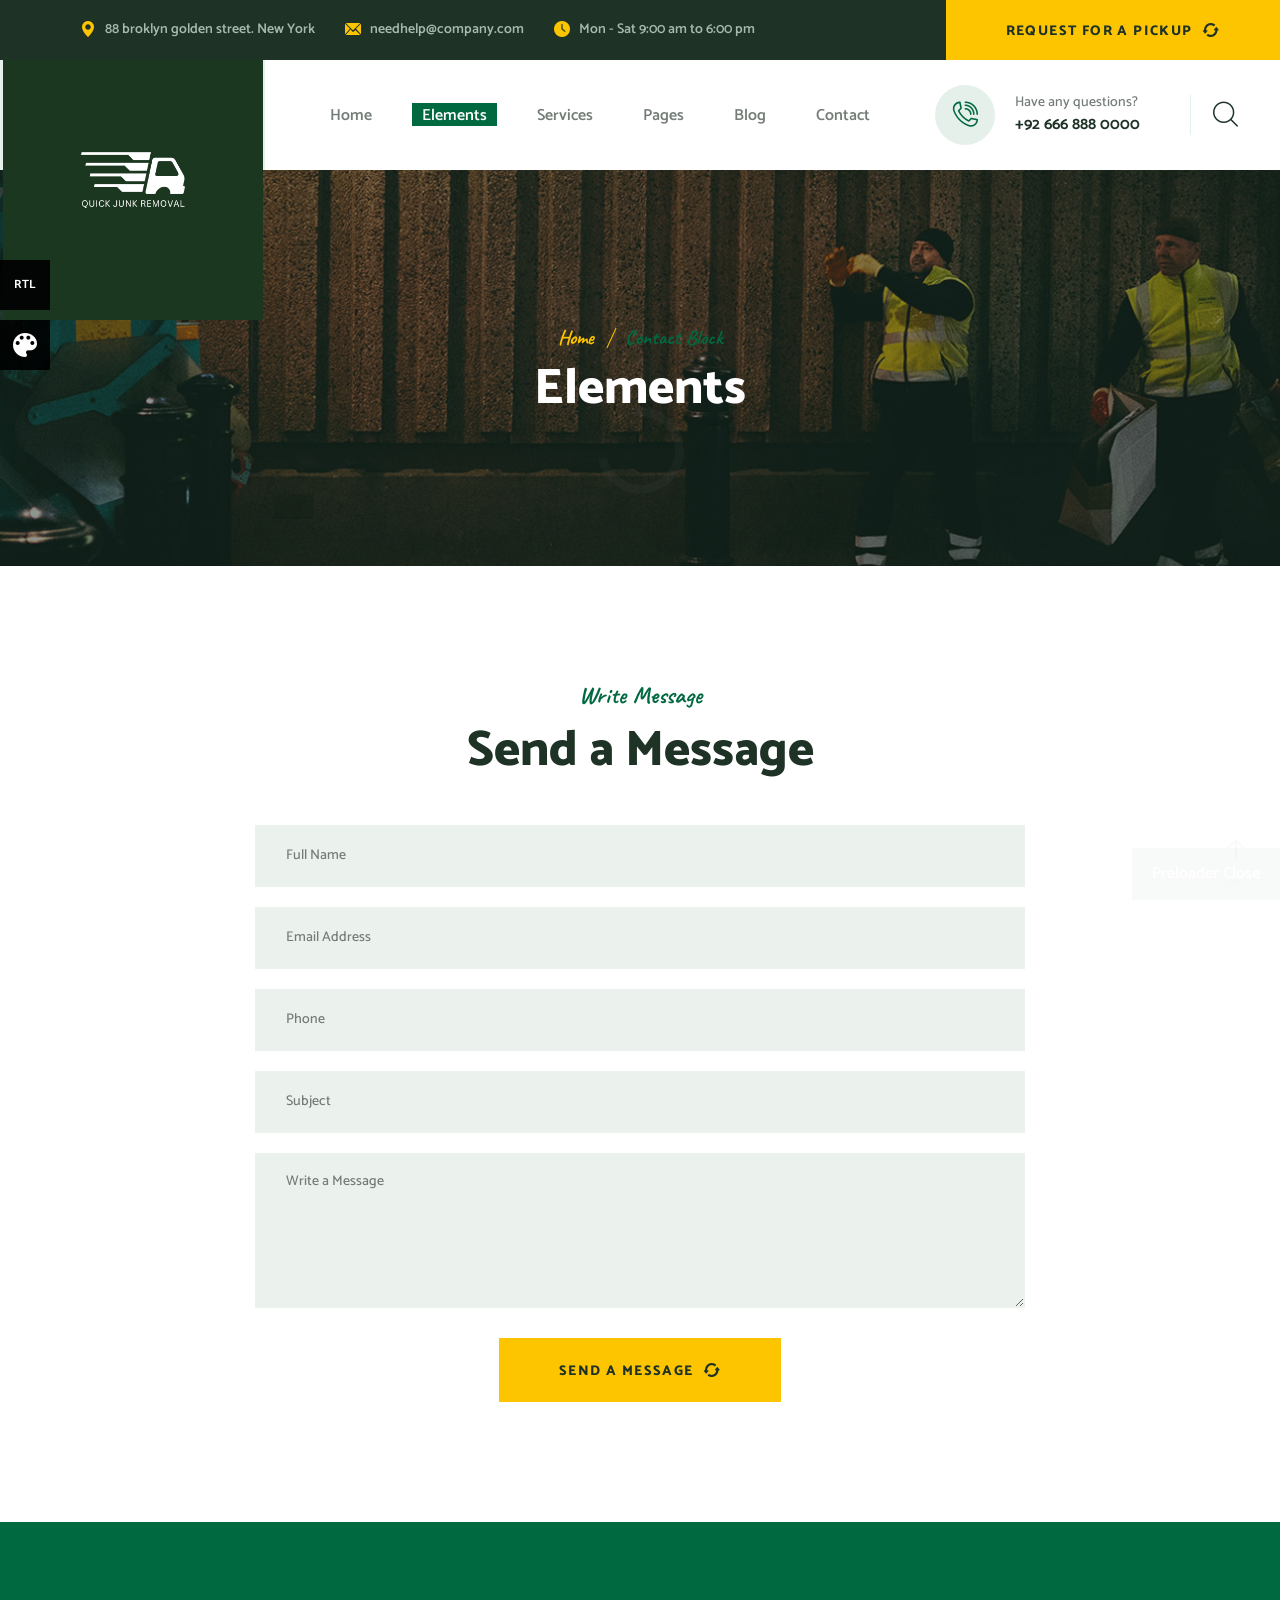
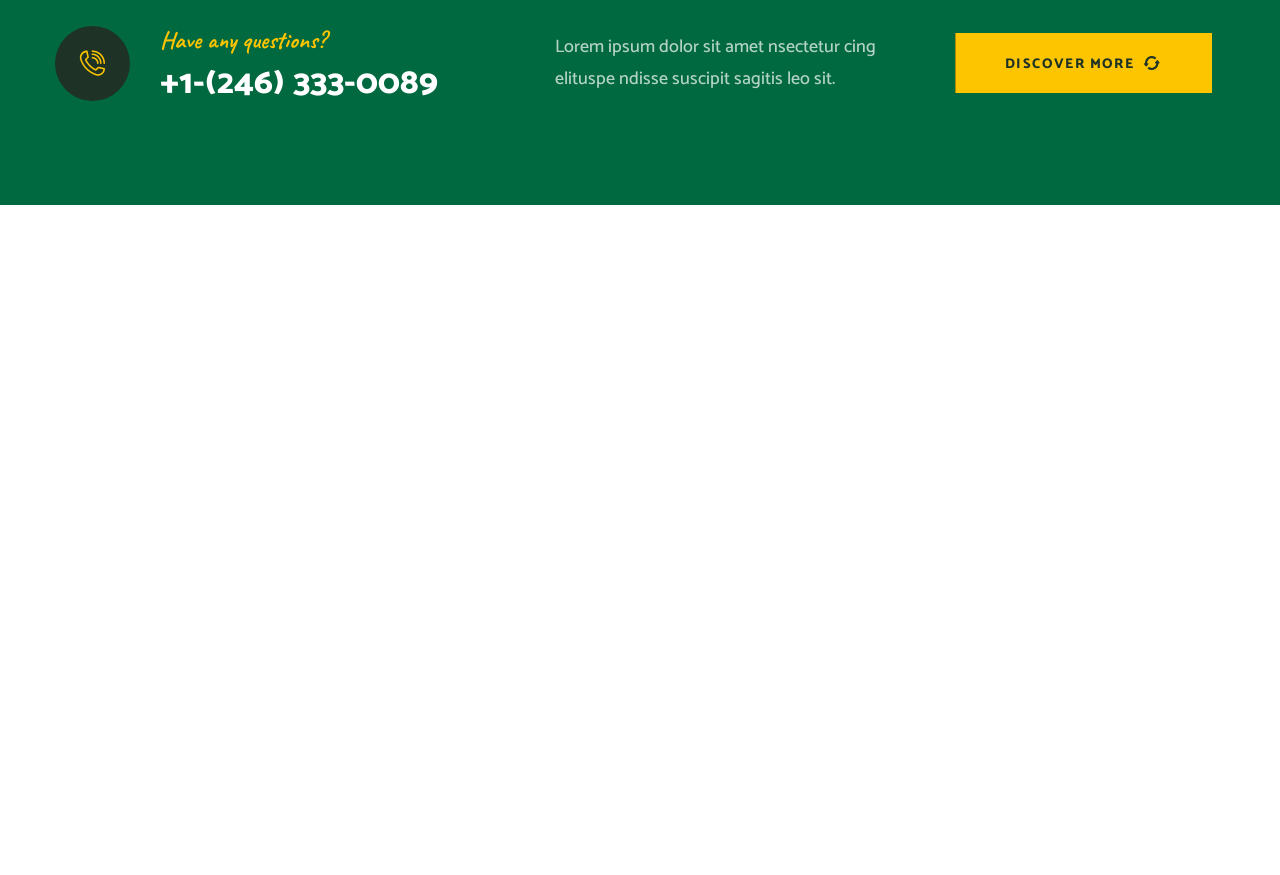
<file: 1_html_files/contact-element-1.html>
<!DOCTYPE html>
<html lang="en">

<head>
    <meta charset="UTF-8">
    <title>Westo - Responsive HTML 5 Template</title>

    <!-- responsive meta -->
    <meta name="viewport" content="width=device-width, initial-scale=1">
    <!-- For IE -->
    <meta http-equiv="X-UA-Compatible" content="IE=edge">
    <!-- Google Fonts -->

    <link href="https://fonts.googleapis.com/css2?family=Catamaran:wght@300;400;500;600;700;800;900&display=swap"
        rel="stylesheet">
    <link href="https://fonts.googleapis.com/css2?family=Caveat:wght@400;500;600;700&display=swap" rel="stylesheet">



    <link rel="stylesheet" href="assets/css/animate.css">
    <link rel="stylesheet" href="assets/css/aos.css">
    <link rel="stylesheet" href="assets/css/bootstrap.min.css">
    <link rel="stylesheet" href="assets/css/custom-animate.css">
    <link rel="stylesheet" href="assets/css/fancybox.min.css">
    <link rel="stylesheet" href="assets/css/flaticon.css">
    <link rel="stylesheet" href="assets/css/font-awesome.min.css">
    <link rel="stylesheet" href="assets/css/icomoon.css">
    <link rel="stylesheet" href="assets/css/imp.css">
    <link rel="stylesheet" href="assets/css/jquery.bootstrap-touchspin.css">
    <link rel="stylesheet" href="assets/css/magnific-popup.css">
    <link rel="stylesheet" href="assets/css/nice-select.css">
    <link rel="stylesheet" href="assets/css/owl.css">
    <link rel="stylesheet" href="assets/css/rtl.css">
    <link rel="stylesheet" href="assets/css/scrollbar.css">
    <link rel="stylesheet" href="assets/css/swiper.min.css">

    <!-- Module css -->
    <link rel="stylesheet" href="assets/css/module-css/header-section.css">
    <link rel="stylesheet" href="assets/css/module-css/banner-section.css">
    <link rel="stylesheet" href="assets/css/module-css/about-section.css">
    <link rel="stylesheet" href="assets/css/module-css/blog-section.css">
    <link rel="stylesheet" href="assets/css/module-css/fact-counter-section.css">
    <link rel="stylesheet" href="assets/css/module-css/faq-section.css">
    <link rel="stylesheet" href="assets/css/module-css/contact-page.css">
    <link rel="stylesheet" href="assets/css/module-css/breadcrumb-section.css">
    <link rel="stylesheet" href="assets/css/module-css/team-section.css">
    <link rel="stylesheet" href="assets/css/module-css/partner-section.css">
    <link rel="stylesheet" href="assets/css/module-css/testimonial-section.css">
    <link rel="stylesheet" href="assets/css/module-css/services-section.css">
    <link rel="stylesheet" href="assets/css/module-css/footer-section.css">

    <link href="assets/css/color/theme-color.css" id="jssDefault" rel="stylesheet">
    <link rel="stylesheet" href="assets/css/style.css">
    <link rel="stylesheet" href="assets/css/responsive.css">
    <!-- Favicon -->
    <link rel="apple-touch-icon" sizes="180x180" href="assets/images/favicon/apple-touch-icon.png">
    <link rel="icon" type="image/png" href="assets/images/favicon/favicon-32x32.png" sizes="32x32">
    <link rel="icon" type="image/png" href="assets/images/favicon/favicon-16x16.png" sizes="16x16">

    <!-- Fixing Internet Explorer-->
    <!--[if lt IE 9]>
        <script src="http://html5shiv.googlecode.com/svn/trunk/html5.js"></script>
        <script src="assets/js/html5shiv.js"></script>
    <![endif]-->

</head>


<body>

    <div class="boxed_wrapper ltr">

        <!-- Preloader -->
        <div class="loader-wrap">
            <div class="preloader">
                <div class="preloader-close">Preloader Close</div>
            </div>
            <div class="layer layer-one"><span class="overlay"></span></div>
            <div class="layer layer-two"><span class="overlay"></span></div>
            <div class="layer layer-three"><span class="overlay"></span></div>
        </div>

        <!-- page-direction -->
        <div class="page_direction">
            <div class="demo-rtl direction_switch"><button class="rtl">RTL</button></div>
            <div class="demo-ltr direction_switch"><button class="ltr">LTR</button></div>
        </div>
        <!-- page-direction end -->

        <!-- switcher menu -->
        <div class="switcher">
            <div class="switch_btn">
                <button><img src="assets/images/icon/color-palette.png" alt="Color Palette"> </button>
            </div>
            <div class="switch_menu">
                <!-- color changer -->
                <div class="switcher_container">
                    <ul id="styleOptions" title="switch styling">
                        <li>
                            <a href="javascript: void(0)" data-theme="blue" class="blue-color"></a>
                        </li>
                        <li>
                            <a href="javascript: void(0)" data-theme="pink" class="pink-color"></a>
                        </li>
                        <li>
                            <a href="javascript: void(0)" data-theme="violet" class="violet-color"></a>
                        </li>
                        <li>
                            <a href="javascript: void(0)" data-theme="crimson" class="crimson-color"></a>
                        </li>
                        <li>
                            <a href="javascript: void(0)" data-theme="orange" class="orange-color"></a>
                        </li>
                        <li>
                            <a href="javascript: void(0)" data-theme="green" class="green-color"></a>
                        </li>
                    </ul>
                </div>
            </div>
        </div>
        <!-- end switcher menu -->

        <!-- Main header-->
        <header class="main-header header-style-one">

            <!--Start Header Top-->
            <div class="header-top">
                <div class="auto-container">
                    <div class="outer-box">
                        <div class="header-top__left">
                            <div class="header-contact-info-style1">
                                <ul>
                                    <li>
                                        <div class="icon">
                                            <span class="icon-pin"></span>
                                        </div>
                                        <div class="text">
                                            <p>88 broklyn golden street. New York</p>
                                        </div>
                                    </li>
                                    <li>
                                        <div class="icon">
                                            <span class="icon-email"></span>
                                        </div>
                                        <div class="text">
                                            <p><a href="mailto:yourmail@email.com">needhelp@company.com</a></p>
                                        </div>
                                    </li>
                                    <li>
                                        <div class="icon">
                                            <span class="icon-time"></span>
                                        </div>
                                        <div class="text">
                                            <p>Mon - Sat 9:00 am to 6:00 pm</p>
                                        </div>
                                    </li>

                                </ul>
                            </div>
                        </div>

                        <div class="header-top__right">
                            <div class="header-button-style1">
                                <a class="btn-one" href="contact.html">
                                    <span class="txt">
                                        Request for a pickup<i class="icon-refresh arrow"></i>
                                    </span>
                                </a>
                            </div>
                        </div>

                    </div>
                </div>
            </div>
            <!--End Header Top-->

            <!--Start Header-->
            <div class="header">
                <div class="auto-container">
                    <div class="outer-box">

                        <!--Start Header Left-->
                        <div class="header-left">
                            <div class="main-logo-box">
                                <a href="index.html">
                                    <img src="assets/images/resources/logo.png" alt="Awesome Logo" title="">
                                </a>
                            </div>
                            <div class="header-social-link">
                                <ul class="clearfix">
                                    <li>
                                        <a href="#"><i class="icon-twitter"></i></a>
                                    </li>
                                    <li>
                                        <a href="#"><i class="icon-facebook"></i></a>
                                    </li>
                                    <li>
                                        <a href="#"><i class="icon-pinterest"></i></a>
                                    </li>
                                    <li>
                                        <a href="#"><i class="icon-instagram"></i></a>
                                    </li>
                                </ul>
                            </div>
                        </div>
                        <!--End Header Left-->

                        <!--Start Header Middle-->
                        <div class="header-middle">
                            <div class="nav-outer style1 clearfix">
                                <!--Mobile Navigation Toggler-->
                                <div class="mobile-nav-toggler">
                                    <div class="inner">
                                        <span class="icon-bar"></span>
                                        <span class="icon-bar"></span>
                                        <span class="icon-bar"></span>
                                    </div>
                                </div>
                                <!-- Main Menu -->
                                <nav class="main-menu style1 navbar-expand-md navbar-light">
                                    <div class="collapse navbar-collapse show clearfix" id="navbarSupportedContent">
                                        <ul class="navigation clearfix">
                                            <li class="dropdown"><a href="#"><span>Home</span></a>
                                                <ul>
                                                    <li><a href="index.html">Home Page 01</a></li>
                                                    <li><a href="index-2.html">Home Page 02</a></li>
                                                    <li><a href="index-onepage.html">Home OnePage</a></li>
                                                    <li><a href="index-rtl.html">RTL Home</a></li>
                                                    <li class="dropdown"><a href="#">Header Styles</a>
                                                        <ul>
                                                            <li><a href="index.html">Header Style One</a></li>
                                                            <li><a href="index-2.html">Header Style Two</a></li>
                                                        </ul>
                                                    </li>
                                                </ul>
                                            </li>
                                            <li class="dropdown current"><a href="#"><span>Elements</span></a>
                                                <div class="megamenu">
                                                    <div class="row clearfix">
                                                        <div class="col-xl-6 column">
                                                            <ul>
                                                                <li>
                                                                    <a href="about-element-1.html">About Block 01</a>
                                                                </li>
                                                                <li>
                                                                    <a href="about-element-2.html">About Block 02</a>
                                                                </li>
                                                                <li>
                                                                    <a href="service-element-1.html">
                                                                        Service Block 01
                                                                    </a>
                                                                </li>
                                                                <li>
                                                                    <a href="service-element-2.html">
                                                                        Service Block 02
                                                                    </a>
                                                                </li>
                                                                <li>
                                                                    <a href="service-element-3.html">
                                                                        Service Block 03
                                                                    </a>
                                                                </li>
                                                                <li>
                                                                    <a href="news-element-1.html">
                                                                        News Block 01
                                                                    </a>
                                                                </li>
                                                                <li>
                                                                    <a href="news-element-2.html">
                                                                        News Block 02
                                                                    </a>
                                                                </li>
                                                                <li>
                                                                    <a href="news-element-3.html">
                                                                        News Block 03
                                                                    </a>
                                                                </li>
                                                            </ul>
                                                        </div>
                                                        <div class="col-xl-6 column">
                                                            <ul>
                                                                <li>
                                                                    <a href="team-element-1.html">
                                                                        Team Block 01
                                                                    </a>
                                                                </li>
                                                                <li>
                                                                    <a href="team-element-2.html">
                                                                        Team Block 02
                                                                    </a>
                                                                </li>
                                                                <li>
                                                                    <a href="team-element-3.html">
                                                                        Team Block 03
                                                                    </a>
                                                                </li>
                                                                <li>
                                                                    <a href="testimonial-element-1.html">
                                                                        Testimonials Block 01
                                                                    </a>
                                                                </li>
                                                                <li>
                                                                    <a href="testimonial-element-2.html">
                                                                        Testimonials Block 02
                                                                    </a>
                                                                </li>
                                                                <li>
                                                                    <a href="partner-element-1.html">
                                                                        Partner Block 01
                                                                    </a>
                                                                </li>
                                                                <li>
                                                                    <a href="faq-element-1.html">
                                                                        FAQ'S Block 01
                                                                    </a>
                                                                </li>
                                                                <li>
                                                                    <a href="contact-element-1.html">
                                                                        Contact Block
                                                                    </a>
                                                                </li>
                                                            </ul>
                                                        </div>
                                                    </div>
                                                </div>

                                            </li>
                                            <li class="dropdown"><a href="#"><span>Services</span></a>
                                                <ul>
                                                    <li><a href="services.html">View All Services</a></li>
                                                    <li><a href="services-single-1.html">Garbage Pickup</a></li>
                                                    <li><a href="services-single-2.html">Dumpster Rental</a></li>
                                                    <li><a href="services-single-3.html">Portable Toilets</a></li>
                                                    <li><a href="services-single-4.html">Residential Recycling</a></li>
                                                </ul>
                                            </li>
                                            <li class="dropdown"><a href="#"><span>Pages</span></a>
                                                <ul>
                                                    <li><a href="about.html">About Our Company</a></li>
                                                    <li><a href="industries.html">Our Industries</a></li>
                                                    <li><a href="industries-details.html">Industries Details</a></li>
                                                    <li><a href="testimonials.html">Testimonials</a></li>
                                                    <li><a href="team.html">Team</a></li>
                                                    <li><a href="faq.html">FAQ’s</a></li>
                                                    <li><a href="error.html">404 Error page</a></li>
                                                </ul>
                                            </li>
                                            <li class="dropdown"><a href="#"><span>Blog</span></a>
                                                <ul>
                                                    <li><a href="blog.html">Blog Style 01</a></li>
                                                    <li><a href="blog-2.html">Blog Style 02</a></li>
                                                    <li><a href="blog-3.html">Blog Style 03</a></li>
                                                    <li><a href="blog-single.html">Blog Details</a></li>
                                                </ul>
                                            </li>
                                            <li><a href="contact.html"><span>Contact</span></a></li>
                                        </ul>
                                    </div>
                                </nav>
                                <!-- Main Menu End-->
                            </div>
                        </div>
                        <!--End Header Middle-->

                        <!--Start Header Right-->
                        <div class="header-right">
                            <div class="phone-number-box1">
                                <div class="icon">
                                    <span class="icon-phone-ringing"></span>
                                </div>
                                <div class="phone">
                                    <p>Have any questions?</p>
                                    <a href="tel:123456789">+92 666 888 0000</a>
                                </div>
                            </div>

                            <div class="serach-button-style1">
                                <button type="button" class="search-toggler">
                                    <i class="icon-magnifying-glass"></i>
                                </button>
                            </div>

                        </div>
                        <!--End Header Right-->

                    </div>
                </div>
            </div>
            <!--End header-->

            <!--Sticky Header-->
            <div class="sticky-header">
                <div class="container">
                    <div class="clearfix">
                        <!--Logo-->
                        <div class="logo float-left">
                            <a href="index.html" class="img-responsive">
                                <img src="assets/images/resources/sticky-logo.png" alt="" title="">
                            </a>
                        </div>
                        <!--Right Col-->
                        <div class="right-col float-right">
                            <!-- Main Menu -->
                            <nav class="main-menu clearfix">
                                <!--Keep This Empty / Menu will come through Javascript-->
                            </nav>
                        </div>
                    </div>
                </div>
            </div>
            <!--End Sticky Header-->

            <!-- Mobile Menu  -->
            <div class="mobile-menu">
                <div class="menu-backdrop"></div>
                <div class="close-btn"><span class="icon fa fa-times-circle"></span></div>
                <nav class="menu-box">
                    <div class="nav-logo"><a href="index.html"><img src="assets/images/resources/mobilemenu-logo.png"
                                alt="" title=""></a></div>
                    <div class="menu-outer">
                        <!--Here Menu Will Come Automatically Via Javascript / Same Menu as in Header-->
                    </div>
                    <!--Social Links-->
                    <div class="social-links">
                        <ul class="clearfix">
                            <li><a href="#"><span class="fab fa fa-facebook-square"></span></a></li>
                            <li><a href="#"><span class="fab fa fa-twitter-square"></span></a></li>
                            <li><a href="#"><span class="fab fa fa-pinterest-square"></span></a></li>
                            <li><a href="#"><span class="fab fa fa-google-plus-square"></span></a></li>
                            <li><a href="#"><span class="fab fa fa-youtube-square"></span></a></li>
                        </ul>
                    </div>
                </nav>
            </div>
            <!-- End Mobile Menu -->
        </header>


        <!--Start breadcrumb area paroller-->
        <section class="breadcrumb-area">
            <div class="breadcrumb-area-bg" style="background-image: url(assets/images/breadcrumb/breadcrumb-1.jpg);">
            </div>
            <div class="container">
                <div class="row">
                    <div class="col-xl-12">
                        <div class="inner-content">
                            <div class="breadcrumb-menu" data-aos="fade-down" data-aos-easing="linear"
                                data-aos-duration="1500">
                                <ul>
                                    <li><a href="index.html">Home</a></li>
                                    <li class="active">Contact Block</li>
                                </ul>
                            </div>

                            <div class="title" data-aos="fade-up" data-aos-easing="linear" data-aos-duration="1500">
                                <h2>Elements</h2>
                            </div>

                        </div>
                    </div>
                </div>
            </div>
        </section>
        <!--End breadcrumb area-->


        <!--Start Main Contact Form Area-->
        <section class="main-contact-form-area">
            <div class="container">
                <div class="row">
                    <div class="col-xl-12 col-lg-12">
                        <div class="contact-form max-width">
                            <div class="sec-title text-center">
                                <div class="sub-title">
                                    <h3>Write Message</h3>
                                </div>
                                <h2>Send a Message</h2>
                            </div>

                            <form id="contact-form" name="contact_form" class="default-form2"
                                action="assets/inc/sendmail.php" method="post">
                                <div class="row">

                                    <div class="col-xl-12">
                                        <div class="form-group">
                                            <div class="input-box">
                                                <input type="text" name="form_name" id="formName"
                                                    placeholder="Full Name" required="">
                                            </div>
                                        </div>
                                    </div>

                                    <div class="col-xl-12">
                                        <div class="form-group">
                                            <div class="input-box">
                                                <input type="email" name="form_email" id="formEmail"
                                                    placeholder="Email Address" required="">
                                            </div>
                                        </div>
                                    </div>

                                    <div class="col-xl-12">
                                        <div class="form-group">
                                            <div class="input-box">
                                                <input type="text" name="form_phone" value="" id="formPhone"
                                                    placeholder="Phone">
                                            </div>
                                        </div>
                                    </div>

                                    <div class="col-xl-12">
                                        <div class="form-group">
                                            <div class="input-box">
                                                <input type="text" name="form_subject" value="" id="formSubject"
                                                    placeholder="Subject">
                                            </div>
                                        </div>
                                    </div>

                                    <div class="col-xl-12">
                                        <div class="form-group">
                                            <div class="input-box">
                                                <textarea name="form_message" id="formMessage"
                                                    placeholder="Write a Message" required=""></textarea>
                                            </div>
                                        </div>
                                    </div>

                                    <div class="col-xl-12 text-center">
                                        <div class="button-box">
                                            <input id="form_botcheck" name="form_botcheck" class="form-control"
                                                type="hidden" value="">
                                            <button class="btn-one" type="submit" data-loading-text="Please wait...">
                                                <span class="txt">send a message<i
                                                        class="icon-refresh arrow"></i></span>
                                            </button>
                                        </div>
                                    </div>

                                </div>
                            </form>
                        </div>

                    </div>
                </div>
            </div>
        </section>
        <!--End Main Contact Form Area-->

        <!--Start slogan area-->
        <section class="slogan-area">
            <div class="container">
                <div class="row">

                    <div class="col-xl-5">
                        <div class="phone-number-box2">
                            <div class="icon">
                                <span class="icon-phone-ringing"></span>
                            </div>
                            <div class="phone">
                                <p>Have any questions?</p>
                                <a href="tel:123456789">+1-(246) 333-0089</a>
                            </div>
                        </div>
                    </div>

                    <div class="col-xl-4">
                        <div class="slogan-text-box">
                            <p>Lorem ipsum dolor sit amet nsectetur
                                cing elituspe ndisse suscipit sagitis
                                leo sit.</p>
                        </div>
                    </div>
                    <div class="col-xl-3">
                        <div class="slogan-btn-box">
                            <a class="btn-one" href="contact.html">
                                <span class="txt">
                                    discover more<i class="icon-refresh arrow"></i>
                                </span>
                            </a>
                        </div>
                    </div>
                </div>
            </div>
        </section>
        <!--End slogan area-->


        <div class="bottom-parallax">
            <!--Start footer area -->
            <footer class="footer-area">
                <div class="footer-area-bg" style="background-image: url(assets/images/resources/footer-bg-1.png);">
                </div>

                <div class="footer-top">
                    <div class="container">
                        <div class="subscribe-content-box">
                            <div class="row">
                                <div class="col-xl-6 col-lg-6">
                                    <div class="subscribe-title">
                                        <div class="icon">
                                            <span class="icon-open-envelope"></span>
                                        </div>
                                        <div class="inner-title">
                                            <h3>Subscribe Now to Get<br> Latest Updates</h3>
                                        </div>
                                    </div>
                                </div>
                                <div class="col-xl-6 col-lg-6">
                                    <div class="subscribe-box">
                                        <form class="subscribe-form" action="#">
                                            <input type="email" name="email" placeholder="Email address">
                                            <button class="btn-one" type="submit">
                                                <span class="txt"><i class="icon-send"></i></span>
                                            </button>
                                        </form>
                                    </div>
                                </div>
                            </div>
                        </div>
                    </div>
                </div>

                <!--Start Footer-->
                <div class="footer">
                    <div class="container">
                        <div class="row text-right-rtl">

                            <!--Start single footer widget-->
                            <div class="col-xl-4 col-lg-6 col-md-6 col-sm-12">
                                <div class="single-footer-widget marbtm50">
                                    <div class="title">
                                        <h3>About</h3>
                                    </div>
                                    <div class="our-company-info">
                                        <div class="text-box">
                                            <p>Lorem ipsum dolor sit amet, consect etur adi pisicing elit sed do eiusmod
                                                tempor incididunt ut labore.</p>
                                        </div>
                                        <div class="footer-social-link">
                                            <ul class="clearfix">
                                                <li>
                                                    <a href="#"><i class="icon-twitter"></i></a>
                                                </li>
                                                <li>
                                                    <a href="#"><i class="icon-facebook"></i></a>
                                                </li>
                                                <li>
                                                    <a href="#"><i class="icon-pinterest"></i></a>
                                                </li>
                                                <li>
                                                    <a href="#"><i class="icon-instagram"></i></a>
                                                </li>
                                            </ul>
                                        </div>
                                    </div>
                                </div>
                            </div>
                            <!--End single footer widget-->

                            <!--Start single footer widget-->
                            <div class="col-xl-2 col-lg-6 col-md-6 col-sm-12">
                                <div class="single-footer-widget marbtm50">
                                    <div class="title">
                                        <h3>Links</h3>
                                    </div>
                                    <div class="footer-widget-links">
                                        <ul>
                                            <li><a href="contact.html">Request Pickup</a></li>
                                            <li><a href="about.html">About Us</a></li>
                                            <li><a href="about.html">Management</a></li>
                                            <li><a href="services.html">Start Service</a></li>
                                            <li><a href="contact.html">Contact</a></li>
                                        </ul>
                                    </div>
                                </div>
                            </div>
                            <!--End single footer widget-->

                            <!--Start single footer widget-->
                            <div class="col-xl-2 col-lg-6 col-md-6 col-sm-12">
                                <div class="single-footer-widget margin-left40">
                                    <div class="title">
                                        <h3>Services</h3>
                                    </div>
                                    <div class="footer-widget-links">
                                        <ul>
                                            <li><a href="services-single-1.html">Grocery Store</a></li>
                                            <li><a href="services-single-2.html">Hotel & Restaurant</a></li>
                                            <li><a href="services-single-3.html">Medical & Hospital</a></li>
                                            <li><a href="services-single-4.html">Waste Removal</a></li>
                                            <li><a href="services-single-1.html">Zero Waste</a></li>
                                        </ul>
                                    </div>
                                </div>
                            </div>
                            <!--End single footer widget-->

                            <!--Start single footer widget-->
                            <div class="col-xl-4 col-lg-6 col-md-6 col-sm-12">
                                <div class="single-footer-widget single-footer-widget--contact-info-box pdtop50">
                                    <div class="title">
                                        <h3>Contact</h3>
                                    </div>
                                    <div class="footer-widget-contact-info">
                                        <ul>
                                            <li>
                                                <div class="inner">
                                                    <div class="icon phone">
                                                        <span class="icon-telephone"></span>
                                                    </div>
                                                    <div class="text">
                                                        <p>
                                                            <a href="tel:123456789">+1-(246) 333-0089</a>
                                                        </p>
                                                    </div>
                                                </div>
                                            </li>
                                            <li>
                                                <div class="inner">
                                                    <div class="icon">
                                                        <span class="icon-email-1"></span>
                                                    </div>
                                                    <div class="text">
                                                        <p>
                                                            <a href="mailto:yourmail@email.com">needhelp@company.com</a>
                                                        </p>
                                                    </div>
                                                </div>
                                            </li>
                                            <li>
                                                <div class="inner">
                                                    <div class="icon mapmarker">
                                                        <span class="icon-pin-1"></span>
                                                    </div>
                                                    <div class="text">
                                                        <p>88 broklyn golden street line<br> New York, USA</p>
                                                    </div>
                                                </div>
                                            </li>
                                        </ul>
                                    </div>
                                </div>
                            </div>
                            <!--End single footer widget-->

                        </div>
                    </div>
                </div>
                <!--End Footer-->


                <div class="footer-bottom">
                    <div class="container">
                        <div class="bottom-inner">
                            <div class="copyright">
                                <p>Copyright &copy; 2022 <a href="index.html">Westo</a> All Rights Reserved.</p>
                            </div>
                        </div>
                    </div>
                </div>


            </footer>
            <!--End footer area-->
        </div>


        <button class="scroll-top scroll-to-target" data-target="html">
            <span class="flaticon-up-arrow"></span>
        </button>

        <!-- search-popup -->
        <div id="search-popup" class="search-popup">
            <div class="close-search"><i class="icon-close"></i></div>
            <div class="popup-inner">
                <div class="overlay-layer"></div>
                <div class="search-form">
                    <form method="post" action="index.html">
                        <div class="form-group">
                            <fieldset>
                                <input type="search" class="form-control" name="search-input" value=""
                                    placeholder="Search Here" required>
                                <input type="submit" value="Search Now!" class="theme-btn style-four">
                            </fieldset>
                        </div>
                    </form>
                    <h3>Recent Search Keywords</h3>
                    <ul class="recent-searches">
                        <li><a href="index.html">waste</a></li>
                        <li><a href="index.html">Dumpster</a></li>
                        <li><a href="index.html">Zerowaste</a></li>
                        <li><a href="index.html">Garbage</a></li>
                        <li><a href="index.html">trash</a></li>
                    </ul>
                </div>
            </div>
        </div>
        <!-- search-popup end -->
    </div>



    <script src="assets/js/jquery.js"></script>
    <script src="assets/js/aos.js"></script>
    <script src="assets/js/appear.js"></script>
    <script src="assets/js/bootstrap.bundle.min.js"></script>
    <script src="assets/js/isotope.js"></script>
    <script src="assets/js/jquery.bootstrap-touchspin.js"></script>
    <script src="assets/js/jquery.countTo.js"></script>
    <script src="assets/js/jquery.easing.min.js"></script>
    <script src="assets/js/jquery.event.move.js"></script>
    <script src="assets/js/jquery.fancybox.js"></script>
    <script src="assets/js/jquery.magnific-popup.min.js"></script>
    <script src="assets/js/jquery.nice-select.min.js"></script>
    <script src="assets/js/jquery.paroller.min.js"></script>
    <script src="assets/js/jquery-sidebar-content.js"></script>
    <script src="assets/js/knob.js"></script>
    <script src="assets/js/map-script.js"></script>
    <script src="assets/js/owl.js"></script>
    <script src="assets/js/pagenav.js"></script>
    <script src="assets/js/scrollbar.js"></script>
    <script src="assets/js/swiper.min.js"></script>
    <script src="assets/js/tilt.jquery.js"></script>
    <script src="assets/js/TweenMax.min.js"></script>
    <script src="assets/js/validation.js"></script>
    <script src="assets/js/wow.js"></script>

    <script src="assets/js/jquery-1color-switcher.min.js"></script>


    <!-- thm custom script -->
    <script src="assets/js/custom.js"></script>



</body>

</html>
</file>
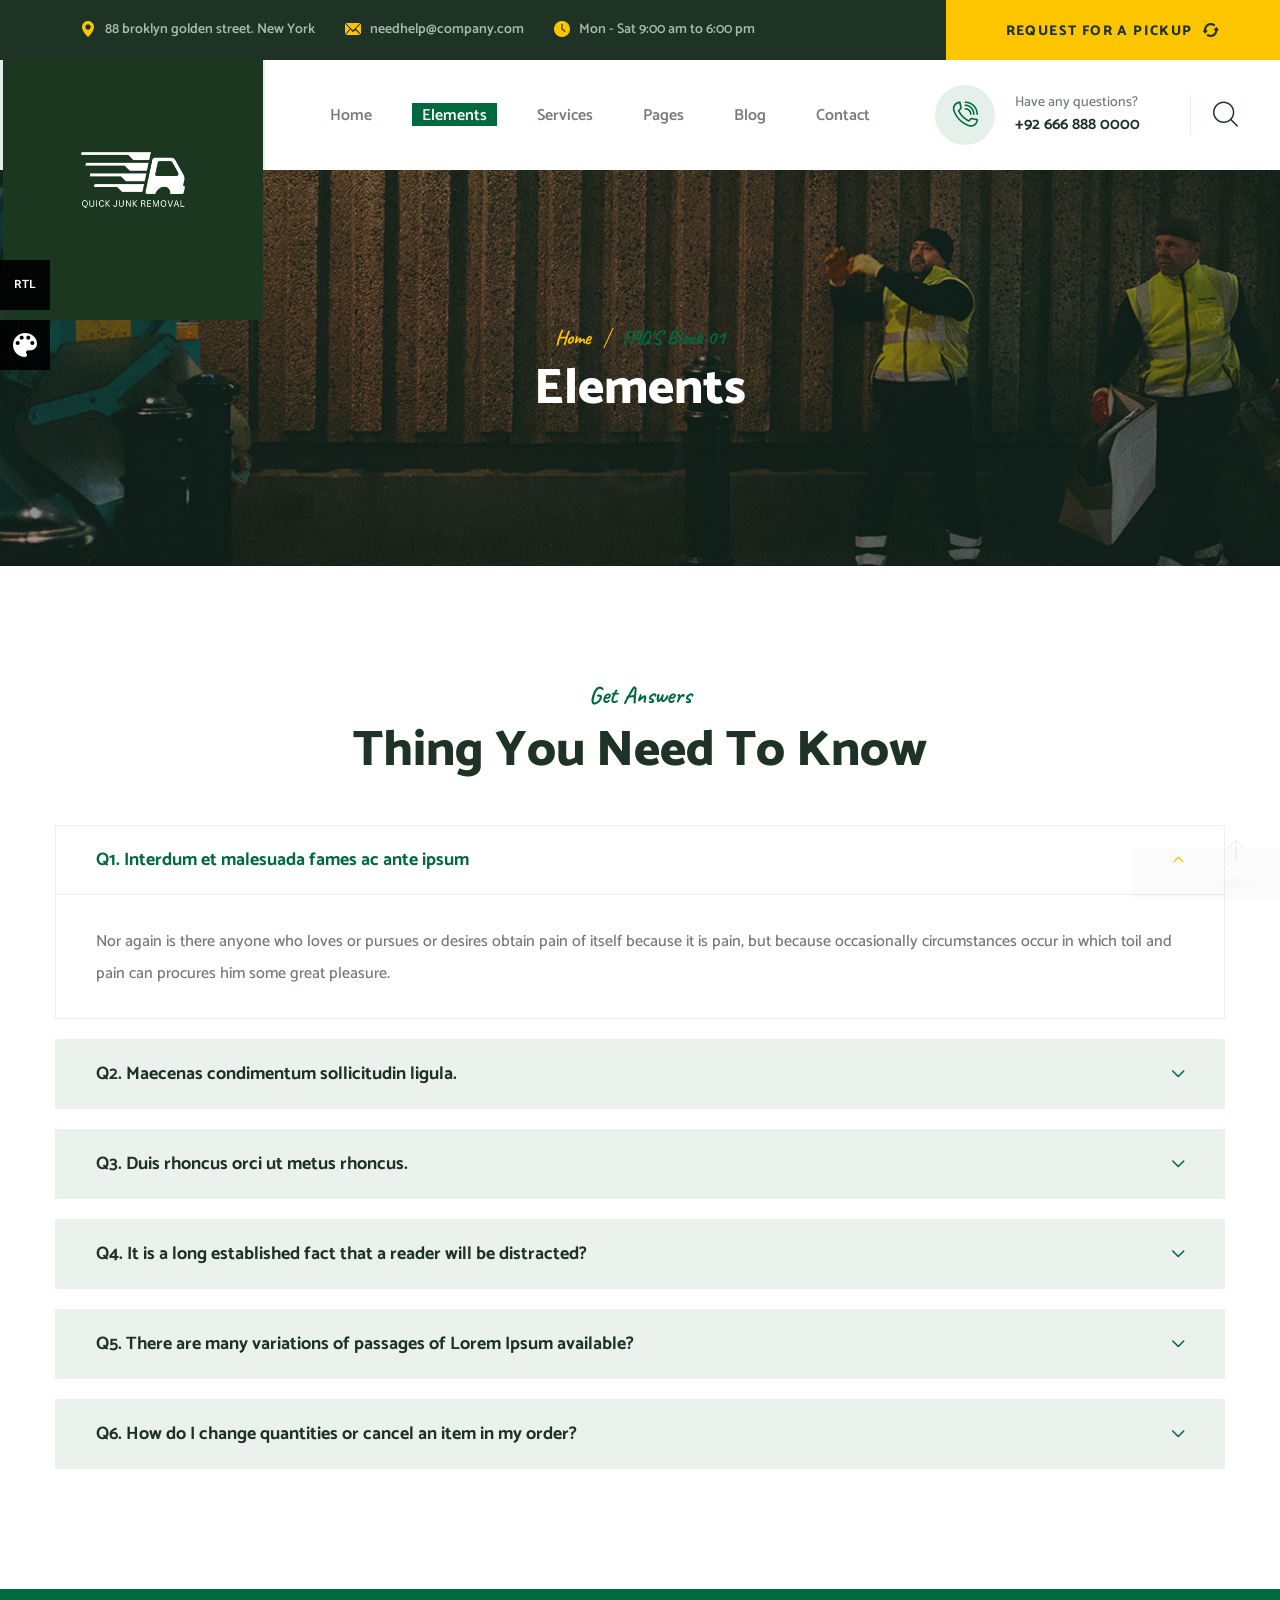
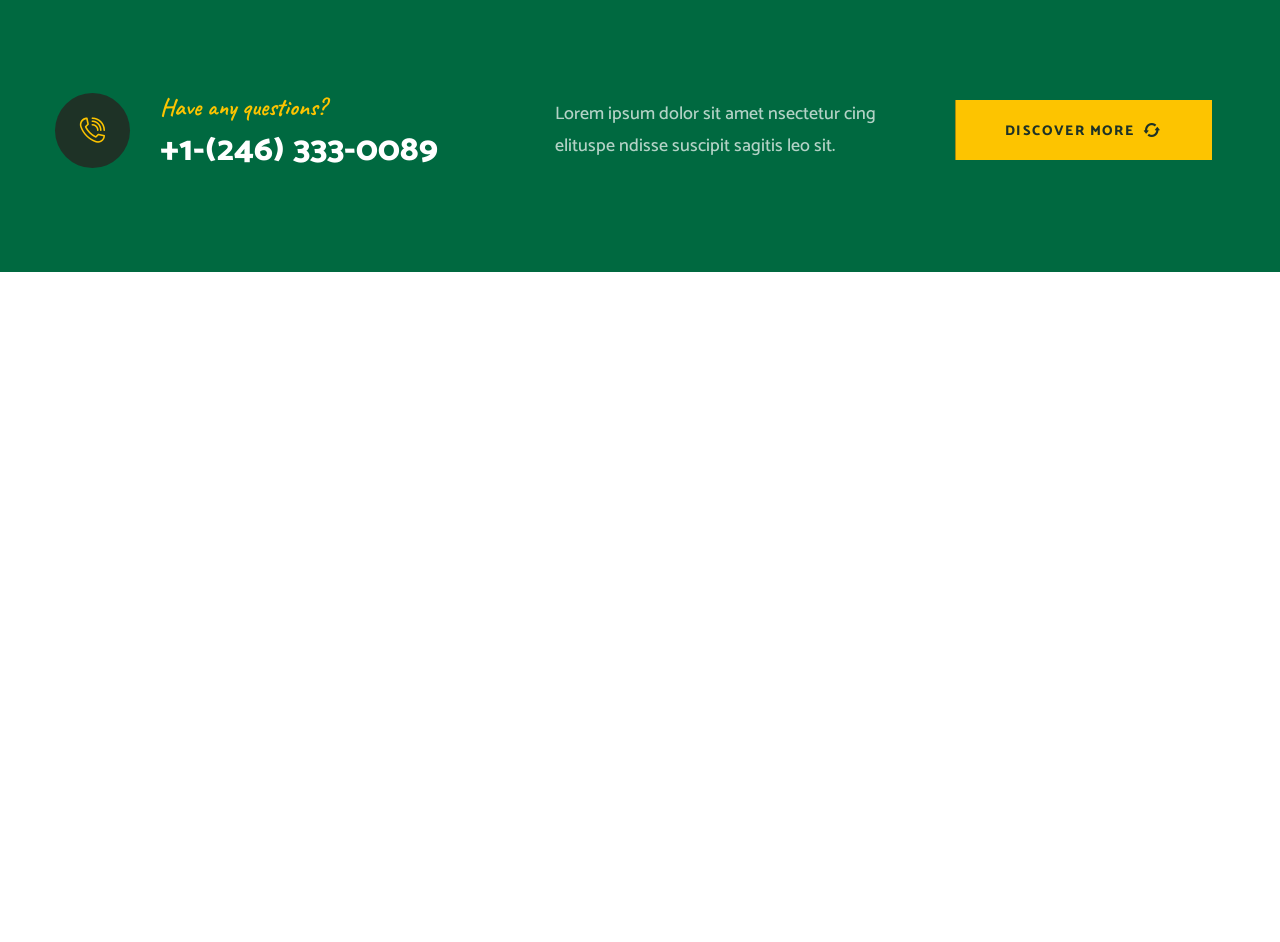
<file: 1_html_files/faq-element-1.html>
<!DOCTYPE html>
<html lang="en">

<head>
    <meta charset="UTF-8">
    <title>Westo - Responsive HTML 5 Template</title>

    <!-- responsive meta -->
    <meta name="viewport" content="width=device-width, initial-scale=1">
    <!-- For IE -->
    <meta http-equiv="X-UA-Compatible" content="IE=edge">
    <!-- Google Fonts -->

    <link href="https://fonts.googleapis.com/css2?family=Catamaran:wght@300;400;500;600;700;800;900&display=swap"
        rel="stylesheet">
    <link href="https://fonts.googleapis.com/css2?family=Caveat:wght@400;500;600;700&display=swap" rel="stylesheet">



    <link rel="stylesheet" href="assets/css/animate.css">
    <link rel="stylesheet" href="assets/css/aos.css">
    <link rel="stylesheet" href="assets/css/bootstrap.min.css">
    <link rel="stylesheet" href="assets/css/custom-animate.css">
    <link rel="stylesheet" href="assets/css/fancybox.min.css">
    <link rel="stylesheet" href="assets/css/flaticon.css">
    <link rel="stylesheet" href="assets/css/font-awesome.min.css">
    <link rel="stylesheet" href="assets/css/icomoon.css">
    <link rel="stylesheet" href="assets/css/imp.css">
    <link rel="stylesheet" href="assets/css/jquery.bootstrap-touchspin.css">
    <link rel="stylesheet" href="assets/css/magnific-popup.css">
    <link rel="stylesheet" href="assets/css/nice-select.css">
    <link rel="stylesheet" href="assets/css/owl.css">
    <link rel="stylesheet" href="assets/css/rtl.css">
    <link rel="stylesheet" href="assets/css/scrollbar.css">
    <link rel="stylesheet" href="assets/css/swiper.min.css">

    <!-- Module css -->
    <link rel="stylesheet" href="assets/css/module-css/header-section.css">
    <link rel="stylesheet" href="assets/css/module-css/banner-section.css">
    <link rel="stylesheet" href="assets/css/module-css/about-section.css">
    <link rel="stylesheet" href="assets/css/module-css/blog-section.css">
    <link rel="stylesheet" href="assets/css/module-css/fact-counter-section.css">
    <link rel="stylesheet" href="assets/css/module-css/faq-section.css">
    <link rel="stylesheet" href="assets/css/module-css/contact-page.css">
    <link rel="stylesheet" href="assets/css/module-css/breadcrumb-section.css">
    <link rel="stylesheet" href="assets/css/module-css/team-section.css">
    <link rel="stylesheet" href="assets/css/module-css/partner-section.css">
    <link rel="stylesheet" href="assets/css/module-css/testimonial-section.css">
    <link rel="stylesheet" href="assets/css/module-css/services-section.css">
    <link rel="stylesheet" href="assets/css/module-css/footer-section.css">

    <link href="assets/css/color/theme-color.css" id="jssDefault" rel="stylesheet">
    <link rel="stylesheet" href="assets/css/style.css">
    <link rel="stylesheet" href="assets/css/responsive.css">
    <!-- Favicon -->
    <link rel="apple-touch-icon" sizes="180x180" href="assets/images/favicon/apple-touch-icon.png">
    <link rel="icon" type="image/png" href="assets/images/favicon/favicon-32x32.png" sizes="32x32">
    <link rel="icon" type="image/png" href="assets/images/favicon/favicon-16x16.png" sizes="16x16">

    <!-- Fixing Internet Explorer-->
    <!--[if lt IE 9]>
        <script src="http://html5shiv.googlecode.com/svn/trunk/html5.js"></script>
        <script src="assets/js/html5shiv.js"></script>
    <![endif]-->

</head>


<body>

    <div class="boxed_wrapper ltr">

        <!-- Preloader -->
        <div class="loader-wrap">
            <div class="preloader">
                <div class="preloader-close">Preloader Close</div>
            </div>
            <div class="layer layer-one"><span class="overlay"></span></div>
            <div class="layer layer-two"><span class="overlay"></span></div>
            <div class="layer layer-three"><span class="overlay"></span></div>
        </div>

        <!-- page-direction -->
        <div class="page_direction">
            <div class="demo-rtl direction_switch"><button class="rtl">RTL</button></div>
            <div class="demo-ltr direction_switch"><button class="ltr">LTR</button></div>
        </div>
        <!-- page-direction end -->

        <!-- switcher menu -->
        <div class="switcher">
            <div class="switch_btn">
                <button><img src="assets/images/icon/color-palette.png" alt="Color Palette"> </button>
            </div>
            <div class="switch_menu">
                <!-- color changer -->
                <div class="switcher_container">
                    <ul id="styleOptions" title="switch styling">
                        <li>
                            <a href="javascript: void(0)" data-theme="blue" class="blue-color"></a>
                        </li>
                        <li>
                            <a href="javascript: void(0)" data-theme="pink" class="pink-color"></a>
                        </li>
                        <li>
                            <a href="javascript: void(0)" data-theme="violet" class="violet-color"></a>
                        </li>
                        <li>
                            <a href="javascript: void(0)" data-theme="crimson" class="crimson-color"></a>
                        </li>
                        <li>
                            <a href="javascript: void(0)" data-theme="orange" class="orange-color"></a>
                        </li>
                        <li>
                            <a href="javascript: void(0)" data-theme="green" class="green-color"></a>
                        </li>
                    </ul>
                </div>
            </div>
        </div>
        <!-- end switcher menu -->

        <!-- Main header-->
        <header class="main-header header-style-one">

            <!--Start Header Top-->
            <div class="header-top">
                <div class="auto-container">
                    <div class="outer-box">
                        <div class="header-top__left">
                            <div class="header-contact-info-style1">
                                <ul>
                                    <li>
                                        <div class="icon">
                                            <span class="icon-pin"></span>
                                        </div>
                                        <div class="text">
                                            <p>88 broklyn golden street. New York</p>
                                        </div>
                                    </li>
                                    <li>
                                        <div class="icon">
                                            <span class="icon-email"></span>
                                        </div>
                                        <div class="text">
                                            <p><a href="mailto:yourmail@email.com">needhelp@company.com</a></p>
                                        </div>
                                    </li>
                                    <li>
                                        <div class="icon">
                                            <span class="icon-time"></span>
                                        </div>
                                        <div class="text">
                                            <p>Mon - Sat 9:00 am to 6:00 pm</p>
                                        </div>
                                    </li>

                                </ul>
                            </div>
                        </div>

                        <div class="header-top__right">
                            <div class="header-button-style1">
                                <a class="btn-one" href="contact.html">
                                    <span class="txt">
                                        Request for a pickup<i class="icon-refresh arrow"></i>
                                    </span>
                                </a>
                            </div>
                        </div>

                    </div>
                </div>
            </div>
            <!--End Header Top-->

            <!--Start Header-->
            <div class="header">
                <div class="auto-container">
                    <div class="outer-box">

                        <!--Start Header Left-->
                        <div class="header-left">
                            <div class="main-logo-box">
                                <a href="index.html">
                                    <img src="assets/images/resources/logo.png" alt="Awesome Logo" title="">
                                </a>
                            </div>
                            <div class="header-social-link">
                                <ul class="clearfix">
                                    <li>
                                        <a href="#"><i class="icon-twitter"></i></a>
                                    </li>
                                    <li>
                                        <a href="#"><i class="icon-facebook"></i></a>
                                    </li>
                                    <li>
                                        <a href="#"><i class="icon-pinterest"></i></a>
                                    </li>
                                    <li>
                                        <a href="#"><i class="icon-instagram"></i></a>
                                    </li>
                                </ul>
                            </div>
                        </div>
                        <!--End Header Left-->

                        <!--Start Header Middle-->
                        <div class="header-middle">
                            <div class="nav-outer style1 clearfix">
                                <!--Mobile Navigation Toggler-->
                                <div class="mobile-nav-toggler">
                                    <div class="inner">
                                        <span class="icon-bar"></span>
                                        <span class="icon-bar"></span>
                                        <span class="icon-bar"></span>
                                    </div>
                                </div>
                                <!-- Main Menu -->
                                <nav class="main-menu style1 navbar-expand-md navbar-light">
                                    <div class="collapse navbar-collapse show clearfix" id="navbarSupportedContent">
                                        <ul class="navigation clearfix">
                                            <li class="dropdown"><a href="#"><span>Home</span></a>
                                                <ul>
                                                    <li><a href="index.html">Home Page 01</a></li>
                                                    <li><a href="index-2.html">Home Page 02</a></li>
                                                    <li><a href="index-onepage.html">Home OnePage</a></li>
                                                    <li><a href="index-rtl.html">RTL Home</a></li>
                                                    <li class="dropdown"><a href="#">Header Styles</a>
                                                        <ul>
                                                            <li><a href="index.html">Header Style One</a></li>
                                                            <li><a href="index-2.html">Header Style Two</a></li>
                                                        </ul>
                                                    </li>
                                                </ul>
                                            </li>
                                            <li class="dropdown current"><a href="#"><span>Elements</span></a>
                                                <div class="megamenu">
                                                    <div class="row clearfix">
                                                        <div class="col-xl-6 column">
                                                            <ul>
                                                                <li>
                                                                    <a href="about-element-1.html">About Block 01</a>
                                                                </li>
                                                                <li>
                                                                    <a href="about-element-2.html">About Block 02</a>
                                                                </li>
                                                                <li>
                                                                    <a href="service-element-1.html">
                                                                        Service Block 01
                                                                    </a>
                                                                </li>
                                                                <li>
                                                                    <a href="service-element-2.html">
                                                                        Service Block 02
                                                                    </a>
                                                                </li>
                                                                <li>
                                                                    <a href="service-element-3.html">
                                                                        Service Block 03
                                                                    </a>
                                                                </li>
                                                                <li>
                                                                    <a href="news-element-1.html">
                                                                        News Block 01
                                                                    </a>
                                                                </li>
                                                                <li>
                                                                    <a href="news-element-2.html">
                                                                        News Block 02
                                                                    </a>
                                                                </li>
                                                                <li>
                                                                    <a href="news-element-3.html">
                                                                        News Block 03
                                                                    </a>
                                                                </li>
                                                            </ul>
                                                        </div>
                                                        <div class="col-xl-6 column">
                                                            <ul>
                                                                <li>
                                                                    <a href="team-element-1.html">
                                                                        Team Block 01
                                                                    </a>
                                                                </li>
                                                                <li>
                                                                    <a href="team-element-2.html">
                                                                        Team Block 02
                                                                    </a>
                                                                </li>
                                                                <li>
                                                                    <a href="team-element-3.html">
                                                                        Team Block 03
                                                                    </a>
                                                                </li>
                                                                <li>
                                                                    <a href="testimonial-element-1.html">
                                                                        Testimonials Block 01
                                                                    </a>
                                                                </li>
                                                                <li>
                                                                    <a href="testimonial-element-2.html">
                                                                        Testimonials Block 02
                                                                    </a>
                                                                </li>
                                                                <li>
                                                                    <a href="partner-element-1.html">
                                                                        Partner Block 01
                                                                    </a>
                                                                </li>
                                                                <li>
                                                                    <a href="faq-element-1.html">
                                                                        FAQ'S Block 01
                                                                    </a>
                                                                </li>
                                                                <li>
                                                                    <a href="contact-element-1.html">
                                                                        Contact Block
                                                                    </a>
                                                                </li>
                                                            </ul>
                                                        </div>
                                                    </div>
                                                </div>

                                            </li>
                                            <li class="dropdown"><a href="#"><span>Services</span></a>
                                                <ul>
                                                    <li><a href="services.html">View All Services</a></li>
                                                    <li><a href="services-single-1.html">Garbage Pickup</a></li>
                                                    <li><a href="services-single-2.html">Dumpster Rental</a></li>
                                                    <li><a href="services-single-3.html">Portable Toilets</a></li>
                                                    <li><a href="services-single-4.html">Residential Recycling</a></li>
                                                </ul>
                                            </li>
                                            <li class="dropdown"><a href="#"><span>Pages</span></a>
                                                <ul>
                                                    <li><a href="about.html">About Our Company</a></li>
                                                    <li><a href="industries.html">Our Industries</a></li>
                                                    <li><a href="industries-details.html">Industries Details</a></li>
                                                    <li><a href="testimonials.html">Testimonials</a></li>
                                                    <li><a href="team.html">Team</a></li>
                                                    <li><a href="faq.html">FAQ’s</a></li>
                                                    <li><a href="error.html">404 Error page</a></li>
                                                </ul>
                                            </li>
                                            <li class="dropdown"><a href="#"><span>Blog</span></a>
                                                <ul>
                                                    <li><a href="blog.html">Blog Style 01</a></li>
                                                    <li><a href="blog-2.html">Blog Style 02</a></li>
                                                    <li><a href="blog-3.html">Blog Style 03</a></li>
                                                    <li><a href="blog-single.html">Blog Details</a></li>
                                                </ul>
                                            </li>
                                            <li><a href="contact.html"><span>Contact</span></a></li>
                                        </ul>
                                    </div>
                                </nav>
                                <!-- Main Menu End-->
                            </div>
                        </div>
                        <!--End Header Middle-->

                        <!--Start Header Right-->
                        <div class="header-right">
                            <div class="phone-number-box1">
                                <div class="icon">
                                    <span class="icon-phone-ringing"></span>
                                </div>
                                <div class="phone">
                                    <p>Have any questions?</p>
                                    <a href="tel:123456789">+92 666 888 0000</a>
                                </div>
                            </div>

                            <div class="serach-button-style1">
                                <button type="button" class="search-toggler">
                                    <i class="icon-magnifying-glass"></i>
                                </button>
                            </div>

                        </div>
                        <!--End Header Right-->

                    </div>
                </div>
            </div>
            <!--End header-->

            <!--Sticky Header-->
            <div class="sticky-header">
                <div class="container">
                    <div class="clearfix">
                        <!--Logo-->
                        <div class="logo float-left">
                            <a href="index.html" class="img-responsive">
                                <img src="assets/images/resources/sticky-logo.png" alt="" title="">
                            </a>
                        </div>
                        <!--Right Col-->
                        <div class="right-col float-right">
                            <!-- Main Menu -->
                            <nav class="main-menu clearfix">
                                <!--Keep This Empty / Menu will come through Javascript-->
                            </nav>
                        </div>
                    </div>
                </div>
            </div>
            <!--End Sticky Header-->

            <!-- Mobile Menu  -->
            <div class="mobile-menu">
                <div class="menu-backdrop"></div>
                <div class="close-btn"><span class="icon fa fa-times-circle"></span></div>
                <nav class="menu-box">
                    <div class="nav-logo"><a href="index.html"><img src="assets/images/resources/mobilemenu-logo.png"
                                alt="" title=""></a></div>
                    <div class="menu-outer">
                        <!--Here Menu Will Come Automatically Via Javascript / Same Menu as in Header-->
                    </div>
                    <!--Social Links-->
                    <div class="social-links">
                        <ul class="clearfix">
                            <li><a href="#"><span class="fab fa fa-facebook-square"></span></a></li>
                            <li><a href="#"><span class="fab fa fa-twitter-square"></span></a></li>
                            <li><a href="#"><span class="fab fa fa-pinterest-square"></span></a></li>
                            <li><a href="#"><span class="fab fa fa-google-plus-square"></span></a></li>
                            <li><a href="#"><span class="fab fa fa-youtube-square"></span></a></li>
                        </ul>
                    </div>
                </nav>
            </div>
            <!-- End Mobile Menu -->
        </header>


        <!--Start breadcrumb area paroller-->
        <section class="breadcrumb-area">
            <div class="breadcrumb-area-bg" style="background-image: url(assets/images/breadcrumb/breadcrumb-1.jpg);">
            </div>
            <div class="container">
                <div class="row">
                    <div class="col-xl-12">
                        <div class="inner-content">
                            <div class="breadcrumb-menu" data-aos="fade-down" data-aos-easing="linear"
                                data-aos-duration="1500">
                                <ul>
                                    <li><a href="index.html">Home</a></li>
                                    <li class="active">FAQ'S Block 01</li>
                                </ul>
                            </div>

                            <div class="title" data-aos="fade-up" data-aos-easing="linear" data-aos-duration="1500">
                                <h2>Elements</h2>
                            </div>

                        </div>
                    </div>
                </div>
            </div>
        </section>
        <!--End breadcrumb area-->

        <!--Start Faq Page One-->
        <section class="faq-page-one">
            <div class="container">
                <div class="sec-title text-center">
                    <div class="sub-title">
                        <h3>Get Answers</h3>
                    </div>
                    <h2>Thing You Need To Know</h2>
                </div>
                <div class="row">

                    <div class="col-xl-12">
                        <div class="faq-style1-content">
                            <ul class="accordion-box">
                                <li class="accordion block active-block">
                                    <div class="acc-btn active">
                                        <div class="icon-outer">
                                            <i class="flaticon-down-arrow-2"></i>
                                        </div>
                                        <h3>
                                            <span>Q1.</span> Interdum et malesuada fames ac ante ipsum
                                        </h3>
                                    </div>
                                    <div class="acc-content current">
                                        <p>Nor again is there anyone who loves or pursues or desires obtain pain of
                                            itself because it is pain, but because occasionally circumstances occur in
                                            which toil and pain can procures him some great pleasure.</p>
                                    </div>
                                </li>
                                <li class="accordion block">
                                    <div class="acc-btn">
                                        <div class="icon-outer">
                                            <i class="flaticon-down-arrow-2"></i>
                                        </div>
                                        <h3>
                                            <span>Q2.</span> Maecenas condimentum sollicitudin ligula.
                                        </h3>
                                    </div>
                                    <div class="acc-content">
                                        <p>Nor again is there anyone who loves or pursues or desires obtain pain of
                                            itself because it is pain, but because occasionally circumstances occur in
                                            which toil and pain can procures him some great pleasure.</p>
                                    </div>
                                </li>
                                <li class="accordion block">
                                    <div class="acc-btn">
                                        <div class="icon-outer">
                                            <i class="flaticon-down-arrow-2"></i>
                                        </div>
                                        <h3>
                                            <span>Q3.</span> Duis rhoncus orci ut metus rhoncus.
                                        </h3>
                                    </div>
                                    <div class="acc-content">
                                        <p>Nor again is there anyone who loves or pursues or desires obtain pain of
                                            itself because it is pain, but because occasionally circumstances occur in
                                            which toil and pain can procures him some great pleasure.</p>
                                    </div>
                                </li>
                                <li class="accordion block">
                                    <div class="acc-btn">
                                        <div class="icon-outer">
                                            <i class="flaticon-down-arrow-2"></i>
                                        </div>
                                        <h3>
                                            <span>Q4.</span> It is a long established fact that a reader will be
                                            distracted?
                                        </h3>
                                    </div>
                                    <div class="acc-content">
                                        <p>Nor again is there anyone who loves or pursues or desires obtain pain of
                                            itself because it is pain, but because occasionally circumstances occur in
                                            which toil and pain can procures him some great pleasure.</p>
                                    </div>
                                </li>
                                <li class="accordion block">
                                    <div class="acc-btn">
                                        <div class="icon-outer">
                                            <i class="flaticon-down-arrow-2"></i>
                                        </div>
                                        <h3>
                                            <span>Q5.</span> There are many variations of passages of Lorem Ipsum
                                            available?
                                        </h3>
                                    </div>
                                    <div class="acc-content">
                                        <p>Nor again is there anyone who loves or pursues or desires obtain pain of
                                            itself because it is pain, but because occasionally circumstances occur in
                                            which toil and pain can procures him some great pleasure.</p>
                                    </div>
                                </li>
                                <li class="accordion block">
                                    <div class="acc-btn">
                                        <div class="icon-outer">
                                            <i class="flaticon-down-arrow-2"></i>
                                        </div>
                                        <h3>
                                            <span>Q6.</span> How do I change quantities or cancel an item in my order?
                                        </h3>
                                    </div>
                                    <div class="acc-content">
                                        <p>Nor again is there anyone who loves or pursues or desires obtain pain of
                                            itself because it is pain, but because occasionally circumstances occur in
                                            which toil and pain can procures him some great pleasure.</p>
                                    </div>
                                </li>
                            </ul>
                        </div>
                    </div>

                </div>
            </div>
        </section>
        <!--End Faq Page One-->

        <!--Start slogan area-->
        <section class="slogan-area">
            <div class="container">
                <div class="row">

                    <div class="col-xl-5">
                        <div class="phone-number-box2">
                            <div class="icon">
                                <span class="icon-phone-ringing"></span>
                            </div>
                            <div class="phone">
                                <p>Have any questions?</p>
                                <a href="tel:123456789">+1-(246) 333-0089</a>
                            </div>
                        </div>
                    </div>

                    <div class="col-xl-4">
                        <div class="slogan-text-box">
                            <p>Lorem ipsum dolor sit amet nsectetur
                                cing elituspe ndisse suscipit sagitis
                                leo sit.</p>
                        </div>
                    </div>
                    <div class="col-xl-3">
                        <div class="slogan-btn-box">
                            <a class="btn-one" href="contact.html">
                                <span class="txt">
                                    discover more<i class="icon-refresh arrow"></i>
                                </span>
                            </a>
                        </div>
                    </div>
                </div>
            </div>
        </section>
        <!--End slogan area-->


        <div class="bottom-parallax">
            <!--Start footer area -->
            <footer class="footer-area">
                <div class="footer-area-bg" style="background-image: url(assets/images/resources/footer-bg-1.png);">
                </div>

                <div class="footer-top">
                    <div class="container">
                        <div class="subscribe-content-box">
                            <div class="row">
                                <div class="col-xl-6 col-lg-6">
                                    <div class="subscribe-title">
                                        <div class="icon">
                                            <span class="icon-open-envelope"></span>
                                        </div>
                                        <div class="inner-title">
                                            <h3>Subscribe Now to Get<br> Latest Updates</h3>
                                        </div>
                                    </div>
                                </div>
                                <div class="col-xl-6 col-lg-6">
                                    <div class="subscribe-box">
                                        <form class="subscribe-form" action="#">
                                            <input type="email" name="email" placeholder="Email address">
                                            <button class="btn-one" type="submit">
                                                <span class="txt"><i class="icon-send"></i></span>
                                            </button>
                                        </form>
                                    </div>
                                </div>
                            </div>
                        </div>
                    </div>
                </div>

                <!--Start Footer-->
                <div class="footer">
                    <div class="container">
                        <div class="row text-right-rtl">

                            <!--Start single footer widget-->
                            <div class="col-xl-4 col-lg-6 col-md-6 col-sm-12">
                                <div class="single-footer-widget marbtm50">
                                    <div class="title">
                                        <h3>About</h3>
                                    </div>
                                    <div class="our-company-info">
                                        <div class="text-box">
                                            <p>Lorem ipsum dolor sit amet, consect etur adi pisicing elit sed do eiusmod
                                                tempor incididunt ut labore.</p>
                                        </div>
                                        <div class="footer-social-link">
                                            <ul class="clearfix">
                                                <li>
                                                    <a href="#"><i class="icon-twitter"></i></a>
                                                </li>
                                                <li>
                                                    <a href="#"><i class="icon-facebook"></i></a>
                                                </li>
                                                <li>
                                                    <a href="#"><i class="icon-pinterest"></i></a>
                                                </li>
                                                <li>
                                                    <a href="#"><i class="icon-instagram"></i></a>
                                                </li>
                                            </ul>
                                        </div>
                                    </div>
                                </div>
                            </div>
                            <!--End single footer widget-->

                            <!--Start single footer widget-->
                            <div class="col-xl-2 col-lg-6 col-md-6 col-sm-12">
                                <div class="single-footer-widget marbtm50">
                                    <div class="title">
                                        <h3>Links</h3>
                                    </div>
                                    <div class="footer-widget-links">
                                        <ul>
                                            <li><a href="contact.html">Request Pickup</a></li>
                                            <li><a href="about.html">About Us</a></li>
                                            <li><a href="about.html">Management</a></li>
                                            <li><a href="services.html">Start Service</a></li>
                                            <li><a href="contact.html">Contact</a></li>
                                        </ul>
                                    </div>
                                </div>
                            </div>
                            <!--End single footer widget-->

                            <!--Start single footer widget-->
                            <div class="col-xl-2 col-lg-6 col-md-6 col-sm-12">
                                <div class="single-footer-widget margin-left40">
                                    <div class="title">
                                        <h3>Services</h3>
                                    </div>
                                    <div class="footer-widget-links">
                                        <ul>
                                            <li><a href="services-single-1.html">Grocery Store</a></li>
                                            <li><a href="services-single-2.html">Hotel & Restaurant</a></li>
                                            <li><a href="services-single-3.html">Medical & Hospital</a></li>
                                            <li><a href="services-single-4.html">Waste Removal</a></li>
                                            <li><a href="services-single-1.html">Zero Waste</a></li>
                                        </ul>
                                    </div>
                                </div>
                            </div>
                            <!--End single footer widget-->

                            <!--Start single footer widget-->
                            <div class="col-xl-4 col-lg-6 col-md-6 col-sm-12">
                                <div class="single-footer-widget single-footer-widget--contact-info-box pdtop50">
                                    <div class="title">
                                        <h3>Contact</h3>
                                    </div>
                                    <div class="footer-widget-contact-info">
                                        <ul>
                                            <li>
                                                <div class="inner">
                                                    <div class="icon phone">
                                                        <span class="icon-telephone"></span>
                                                    </div>
                                                    <div class="text">
                                                        <p>
                                                            <a href="tel:123456789">+1-(246) 333-0089</a>
                                                        </p>
                                                    </div>
                                                </div>
                                            </li>
                                            <li>
                                                <div class="inner">
                                                    <div class="icon">
                                                        <span class="icon-email-1"></span>
                                                    </div>
                                                    <div class="text">
                                                        <p>
                                                            <a href="mailto:yourmail@email.com">needhelp@company.com</a>
                                                        </p>
                                                    </div>
                                                </div>
                                            </li>
                                            <li>
                                                <div class="inner">
                                                    <div class="icon mapmarker">
                                                        <span class="icon-pin-1"></span>
                                                    </div>
                                                    <div class="text">
                                                        <p>88 broklyn golden street line<br> New York, USA</p>
                                                    </div>
                                                </div>
                                            </li>
                                        </ul>
                                    </div>
                                </div>
                            </div>
                            <!--End single footer widget-->

                        </div>
                    </div>
                </div>
                <!--End Footer-->


                <div class="footer-bottom">
                    <div class="container">
                        <div class="bottom-inner">
                            <div class="copyright">
                                <p>Copyright &copy; 2022 <a href="index.html">Westo</a> All Rights Reserved.</p>
                            </div>
                        </div>
                    </div>
                </div>


            </footer>
            <!--End footer area-->
        </div>


        <button class="scroll-top scroll-to-target" data-target="html">
            <span class="flaticon-up-arrow"></span>
        </button>

        <!-- search-popup -->
        <div id="search-popup" class="search-popup">
            <div class="close-search"><i class="icon-close"></i></div>
            <div class="popup-inner">
                <div class="overlay-layer"></div>
                <div class="search-form">
                    <form method="post" action="index.html">
                        <div class="form-group">
                            <fieldset>
                                <input type="search" class="form-control" name="search-input" value=""
                                    placeholder="Search Here" required>
                                <input type="submit" value="Search Now!" class="theme-btn style-four">
                            </fieldset>
                        </div>
                    </form>
                    <h3>Recent Search Keywords</h3>
                    <ul class="recent-searches">
                        <li><a href="index.html">waste</a></li>
                        <li><a href="index.html">Dumpster</a></li>
                        <li><a href="index.html">Zerowaste</a></li>
                        <li><a href="index.html">Garbage</a></li>
                        <li><a href="index.html">trash</a></li>
                    </ul>
                </div>
            </div>
        </div>
        <!-- search-popup end -->
    </div>



    <script src="assets/js/jquery.js"></script>
    <script src="assets/js/aos.js"></script>
    <script src="assets/js/appear.js"></script>
    <script src="assets/js/bootstrap.bundle.min.js"></script>
    <script src="assets/js/isotope.js"></script>
    <script src="assets/js/jquery.bootstrap-touchspin.js"></script>
    <script src="assets/js/jquery.countTo.js"></script>
    <script src="assets/js/jquery.easing.min.js"></script>
    <script src="assets/js/jquery.event.move.js"></script>
    <script src="assets/js/jquery.fancybox.js"></script>
    <script src="assets/js/jquery.magnific-popup.min.js"></script>
    <script src="assets/js/jquery.nice-select.min.js"></script>
    <script src="assets/js/jquery.paroller.min.js"></script>
    <script src="assets/js/jquery-sidebar-content.js"></script>
    <script src="assets/js/knob.js"></script>
    <script src="assets/js/map-script.js"></script>
    <script src="assets/js/owl.js"></script>
    <script src="assets/js/pagenav.js"></script>
    <script src="assets/js/scrollbar.js"></script>
    <script src="assets/js/swiper.min.js"></script>
    <script src="assets/js/tilt.jquery.js"></script>
    <script src="assets/js/TweenMax.min.js"></script>
    <script src="assets/js/validation.js"></script>
    <script src="assets/js/wow.js"></script>

    <script src="assets/js/jquery-1color-switcher.min.js"></script>


    <!-- thm custom script -->
    <script src="assets/js/custom.js"></script>



</body>

</html>
</file>
<file: 1_html_files/assets/css/flaticon.css>
@font-face {
  font-family: "Flaticon";
  src: url("../fonts/flaticon.eot");
  src: url("../fonts/flaticon.eot?#iefix") format("embedded-opentype"),
    url("../fonts/flaticon.woff") format("woff"),
    url("../fonts/flaticon.ttf") format("truetype"),
    url("../fonts/flaticon.svg#Flaticon") format("svg");
  font-weight: normal;
  font-style: normal;
}

@media screen and (-webkit-min-device-pixel-ratio:0) {
  @font-face {
    font-family: "Flaticon";
    src: url("../fonts/flaticon.svg#Flaticon") format("svg");
  }
}



[class^="flaticon-"]:before,
[class*=" flaticon-"]:before,
[class^="flaticon-"]:after,
[class*=" flaticon-"]:after {
  font-family: Flaticon;
  font-style: normal;
}













.flaticon-allah-word:before {
  content: "\f101";
}

.flaticon-multiply:before {
  content: "\f102";
}

.flaticon-clock:before {
  content: "\f103";
}

.flaticon-plus:before {
  content: "\f104";
}

.flaticon-minus:before {
  content: "\f105";
}

.flaticon-play-button:before {
  content: "\f106";
}

.flaticon-play-button-1:before {
  content: "\f107";
}

.flaticon-star-of-favorites-outline:before {
  content: "\f108";
}

.flaticon-next:before {
  content: "\f109";
}

.flaticon-search:before {
  content: "\f10a";
}

.flaticon-bag:before {
  content: "\f10b";
}

.flaticon-quote:before {
  content: "\f10c";
}

.flaticon-star:before {
  content: "\f10d";
}

.flaticon-favourite:before {
  content: "\f10e";
}

.flaticon-quote-1:before {
  content: "\f10f";
}

.flaticon-next-1:before {
  content: "\f110";
}

.flaticon-file:before {
  content: "\f111";
}

.flaticon-doc:before {
  content: "\f112";
}

.flaticon-link:before {
  content: "\f113";
}

.flaticon-call:before {
  content: "\f114";
}

.flaticon-pin:before {
  content: "\f115";
}

.flaticon-calendar:before {
  content: "\f116";
}

.flaticon-verified:before {
  content: "\f117";
}

.flaticon-user:before {
  content: "\f118";
}

.flaticon-maps-and-flags:before {
  content: "\f119";
}

.flaticon-mail:before {
  content: "\f11a";
}

.flaticon-tick:before {
  content: "\f11b";
}

.flaticon-check:before {
  content: "\f11c";
}

.flaticon-quote-2:before {
  content: "\f11d";
}

.flaticon-confirmation:before {
  content: "\f11e";
}

.flaticon-telephone:before {
  content: "\f11f";
}

.flaticon-email:before {
  content: "\f120";
}

.flaticon-pin-1:before {
  content: "\f121";
}

.flaticon-placeholder:before {
  content: "\f122";
}

.flaticon-down-arrow:before {
  content: "\f123";
}

.flaticon-quote-3:before {
  content: "\f124";
}

.flaticon-open-archive:before {
  content: "\f125";
}

.flaticon-send:before {
  content: "\f126";
}

.flaticon-phone:before {
  content: "\f127";
}

.flaticon-envelope:before {
  content: "\f128";
}

.flaticon-pin-2:before {
  content: "\f129";
}

.flaticon-left-quotes-sign:before {
  content: "\f12a";
}

.flaticon-phone-call:before {
  content: "\f12b";
}

.flaticon-tag:before {
  content: "\f12c";
}

.flaticon-search-interface-symbol:before {
  content: "\f12d";
}

.flaticon-at:before {
  content: "\f12e";
}

.flaticon-basket:before {
  content: "\f12f";
}

.flaticon-chat:before {
  content: "\f130";
}

.flaticon-reply:before {
  content: "\f131";
}

.flaticon-earth-grid-symbol:before {
  content: "\f132";
}

.flaticon-twitter:before {
  content: "\f133";
}

.flaticon-up-arrow:before {
  content: "\f134";
}

.flaticon-user-1:before {
  content: "\f135";
}

.flaticon-speech-bubble-comment:before {
  content: "\f136";
}

.flaticon-left-arrow-1:before {
  content: "\f137";
}

.flaticon-map-marker:before {
  content: "\f138";
}

.flaticon-comment:before {
  content: "\f139";
}

.flaticon-phone-call-1:before {
  content: "\f13a";
}

.flaticon-maps-and-flags-1:before {
  content: "\f13b";
}

.flaticon-chat-1:before {
  content: "\f13c";
}

.flaticon-chat-2:before {
  content: "\f13d";
}

.flaticon-chat-3:before {
  content: "\f13e";
}

.flaticon-phone-call-2:before {
  content: "\f13f";
}

.flaticon-sharing:before {
  content: "\f140";
}

.flaticon-quote-4:before {
  content: "\f141";
}

.flaticon-quote-5:before {
  content: "\f142";
}

.flaticon-user-2:before {
  content: "\f143";
}

.flaticon-phone-receiver-silhouette:before {
  content: "\f144";
}

.flaticon-check-mark:before {
  content: "\f145";
}

.flaticon-down-arrow-2:before {
  content: "\f146";
}

.flaticon-menu:before {
  content: "\f147";
}

.flaticon-email-1:before {
  content: "\f148";
}

.flaticon-search-1:before {
  content: "\f149";
}

.flaticon-construction-and-tools:before {
  content: "\f14a";
}

.flaticon-plus-1:before {
  content: "\f14b";
}

.flaticon-play-button-2:before {
  content: "\f14c";
}

.flaticon-headphone:before {
  content: "\f14d";
}

.flaticon-placeholder-1:before {
  content: "\f14e";
}

.flaticon-house-with-wooden-roof:before {
  content: "\f14f";
}

.flaticon-placeholder-2:before {
  content: "\f150";
}

.flaticon-insurance:before {
  content: "\f151";
}

.flaticon-pdf:before {
  content: "\f152";
}

.flaticon-zoom:before {
  content: "\f153";
}

.flaticon-tooth:before {
  content: "\f154";
}

.flaticon-smile:before {
  content: "\f155";
}

.flaticon-smile-1:before {
  content: "\f156";
}

.flaticon-smile-2:before {
  content: "\f157";
}

.flaticon-smile-3:before {
  content: "\f158";
}

.flaticon-tick-1:before {
  content: "\f159";
}

.flaticon-tick-2:before {
  content: "\f15a";
}

.flaticon-clock-1:before {
  content: "\f15b";
}

.flaticon-chat-4:before {
  content: "\f15c";
}

.flaticon-dental-review:before {
  content: "\f15d";
}

.flaticon-dentist:before {
  content: "\f15e";
}

.flaticon-tooth-whitening:before {
  content: "\f15f";
}

.flaticon-cavities:before {
  content: "\f160";
}

.flaticon-woman:before {
  content: "\f161";
}

.flaticon-star-1:before {
  content: "\f162";
}

.flaticon-star-2:before {
  content: "\f163";
}

.flaticon-dentist-1:before {
  content: "\f164";
}

.flaticon-next-2:before {
  content: "\f165";
}

.flaticon-message:before {
  content: "\f166";
}

.flaticon-magnifying-glass:before {
  content: "\f167";
}

.flaticon-protection:before {
  content: "\f168";
}

.flaticon-tooth-1:before {
  content: "\f169";
}

.flaticon-apple:before {
  content: "\f16a";
}

.flaticon-dental:before {
  content: "\f16b";
}

.flaticon-medical-appointment:before {
  content: "\f16c";
}

.flaticon-dentist-2:before {
  content: "\f16d";
}

.flaticon-healthy-tooth:before {
  content: "\f16e";
}

.flaticon-address:before {
  content: "\f16f";
}

.flaticon-alarm-clock:before {
  content: "\f170";
}
</file>
<file: 1_html_files/assets/css/icomoon.css>
@font-face {
  font-family: 'icomoon';
  src: url('../fonts/icomoon.eot?vdw2jk');
  src: url('../fonts/icomoon.eot?vdw2jk#iefix') format('embedded-opentype'),
    url('../fonts/icomoon.ttf?vdw2jk') format('truetype'),
    url('../fonts/icomoon.woff?vdw2jk') format('woff'),
    url('../fonts/icomoon.svg?vdw2jk#icomoon') format('svg');
  font-weight: normal;
  font-style: normal;
}

[class^="icon-"],
[class*=" icon-"] {
  /* use !important to prevent issues with browser extensions that change fonts */
  font-family: 'icomoon' !important;
  speak: none;
  font-style: normal;
  font-weight: normal;
  font-variant: normal;
  text-transform: none;
  line-height: 1;

  /* Better Font Rendering =========== */
  -webkit-font-smoothing: antialiased;
  -moz-osx-font-smoothing: grayscale;
}










.icon-email:before {
  content: "\e900";
}

.icon-pin:before {
  content: "\e901";
}

.icon-time:before {
  content: "\e902";
}

.icon-refresh:before {
  content: "\e903";
}

.icon-twitter:before {
  content: "\e904";
}

.icon-facebook:before {
  content: "\e905";
}

.icon-pinterest:before {
  content: "\e906";
}

.icon-instagram:before {
  content: "\e907";
}

.icon-phone-ringing:before {
  content: "\e908";
}

.icon-magnifying-glass:before {
  content: "\e909";
}

.icon-right-arrow:before {
  content: "\e90a";
}

.icon-left-arrow:before {
  content: "\e90b";
}

.icon-dustbin:before {
  content: "\e90c";
}

.icon-garbage-can:before {
  content: "\e90d";
}

.icon-calendar:before {
  content: "\e90e";
}

.icon-arrow-right:before {
  content: "\e90f";
}

.icon-garbage-bin:before {
  content: "\e910";
}

.icon-dustbin-1:before {
  content: "\e911";
}

.icon-portable-toilet:before {
  content: "\e912";
}

.icon-recycle:before {
  content: "\e913";
}

.icon-right-arrow-1:before {
  content: "\e914";
}

.icon-left-quote:before {
  content: "\e915";
}

.icon-toxic-waste:before {
  content: "\e916";
}

.icon-store:before {
  content: "\e917";
}

.icon-restaurant:before {
  content: "\e918";
}

.icon-stethoscope:before {
  content: "\e919";
}

.icon-play-buttton:before {
  content: "\e91a";
}

.icon-user:before {
  content: "\e91b";
}

.icon-chat:before {
  content: "\e91c";
}

.icon-open-envelope:before {
  content: "\e91d";
}

.icon-send:before {
  content: "\e91e";
}

.icon-telephone:before {
  content: "\e91f";
}

.icon-email-1:before {
  content: "\e920";
}

.icon-pin-1:before {
  content: "\e921";
}

.icon-trash-truck:before {
  content: "\e922";
}

.icon-waste:before {
  content: "\e923";
}

.icon-recycling:before {
  content: "\e924";
}

.icon-checkmark:before {
  content: "\e925";
}

.icon-check-mark-button:before {
  content: "\e926";
}

.icon-arrow-down:before {
  content: "\e927";
}

.icon-arrow-up:before {
  content: "\e928";
}

.icon-factory:before {
  content: "\e929";
}

.icon-knowledge:before {
  content: "\e92a";
}

.icon-desk:before {
  content: "\e92b";
}

.icon-plus-sign:before {
  content: "\e92c";
}

.icon-next:before {
  content: "\e92d";
}

.icon-reload:before {
  content: "\e92e";
}

.icon-refresh-button:before {
  content: "\e92f";
}

.icon-loop:before {
  content: "\e930";
}

.icon-minus:before {
  content: "\e931";
}
</file>
<file: 1_html_files/assets/css/imp.css>
/* Remove Chrome Input Field's Unwanted Yellow Background Color */
input:-webkit-autofill, 
input:-webkit-autofill:hover, 
input:-webkit-autofill:focus {
    -webkit-box-shadow: 0 0 0px 1000px white inset !important;
}
::-webkit-input-placeholder { / Chrome/Opera/Safari /
    color: #000 !important;
}
::-moz-placeholder { / Firefox 19+ /
    color: #000 !important;
}
::-ms-input-placeholder { / IE 10+ /
    color: #000 !important;
}
::-moz-placeholder { / Firefox 18- /
    color: #000 !important;
}
.owl-carousel .owl-dots{
    margin: 0 !important;    
}




/* Jquery ui select css */
.ui-state-default {
    width: auto !important;
}
.ui-selectmenu-open .ui-widget-content {
    border: 1px solid #1d1d1d !important;
    background: #ffffff !important;
    color: #222222 !important;
    border-radius: 0 !important;
}
/* Jquery ui select hover bg css */
.ui-selectmenu-open .ui-widget-content .ui-state-focus {
    border: 1px solid #1d1d1d !important;
    background: #1d1d1d !important;
    font-weight: normal !important;
    color: #ffffff !important;
    font-size: 13px !important;
}
/* Jquery ui select hover some change css */
.ui-selectmenu-open .ui-menu .ui-menu-item {
    border: 1px solid transparent !important;
    position: relative !important;
    margin: 0;
    padding: 5px 15px !important;
    cursor: pointer !important;
    font-size: 13px !important;
    text-transform: none !important;
}
.ui-selectmenu-menu .ui-menu {
    padding-bottom: 0px !important;
}



#contact-form input[type="text"].error{
    border-color: red;
}
#contact-form input[type="email"].error{
    border-color: red;
}
#contact-form select.error {
    border-color: red;
}
#contact-form textarea.error{
    border-color: red;
}
#contact-form label.error {
    display: none !important;
}
</file>
<file: 1_html_files/assets/css/nice-select.css>
.nice-select {
    position: relative;
    display: block;
    -webkit-tap-highlight-color: transparent;
    background-color: #fff;
    border-radius: 0px;
    border: 1px solid #edeef2;
    box-sizing: border-box;
    clear: both;
    cursor: pointer;
    float: left;
    font-family: inherit;
    color: var(--thm-gray);
    font-size: 14px;
    font-weight: 400;
    height: 40px;
    line-height: 38px;
    outline: none;
    padding-left: 20px;
    padding-right: 20px;
    text-align: left !important;
    -webkit-transition: all 0.2s ease-in-out;
    transition: all 0.2s ease-in-out;
    -webkit-user-select: none;
    -moz-user-select: none;
    -ms-user-select: none;
    user-select: none;
    white-space: nowrap;
    width: auto;
}

.nice-select:hover {}

.nice-select:active,
.nice-select.open,
.nice-select:focus {
    border-color: var(--thm-base);
}


.nice-select:after {
    position: absolute;
    right: 17px;
    top: 50%;
    margin-top: -4px;
    display: block;
    border-bottom: 2px solid #999;
    border-right: 2px solid #999;
    content: '';
    width: 6px;
    height: 6px;
    pointer-events: none;
    -webkit-transform-origin: 66% 66%;
    -ms-transform-origin: 66% 66%;
    transform-origin: 66% 66%;
    -webkit-transform: rotate(45deg);
    -ms-transform: rotate(45deg);
    transform: rotate(45deg);
    -webkit-transition: all 0.15s ease-in-out;
    transition: all 0.15s ease-in-out;
}

.nice-select.open:after {
    -webkit-transform: rotate(-135deg);
    -ms-transform: rotate(-135deg);
    transform: rotate(-135deg);
}

.nice-select.open .list {
    opacity: 1;
    pointer-events: auto;
    -webkit-transform: scale(1) translateY(0);
    -ms-transform: scale(1) translateY(0);
    transform: scale(1) translateY(0);
}

.nice-select.disabled {
    border-color: #ededed;
    color: #999;
    pointer-events: none;
}

.nice-select.disabled:after {
    border-color: #cccccc;
}

.nice-select.wide {
    width: 100%;
}

.nice-select.wide .list {
    left: 0 !important;
    right: 0 !important;
}


.nice-select.right {
    float: right;
}

.nice-select.right .list {
    left: auto;
    right: 0;
}

.nice-select.small {
    font-size: 12px;
    height: 36px;
    line-height: 34px;
}

.nice-select.small:after {
    height: 4px;
    width: 4px;
}

.nice-select.small .option {
    line-height: 34px;
    min-height: 34px;
}



.nice-select .list {
    background-color: var(--thm-base);
    border-radius: 0px;
    box-shadow: 0 0 0 1px rgba(68, 68, 68, 0.11);
    box-sizing: border-box;
    margin-top: 4px;
    opacity: 0;
    overflow: hidden;
    padding: 0;
    pointer-events: none;
    position: absolute;
    top: 100%;
    left: 0;
    -webkit-transform-origin: 50% 0;
    -ms-transform-origin: 50% 0;
    transform-origin: 50% 0;
    -webkit-transform: scale(0.75) translateY(-21px);
    -ms-transform: scale(0.75) translateY(-21px);
    transform: scale(0.75) translateY(-21px);
    -webkit-transition: all 0.2s cubic-bezier(0.5, 0, 0, 1.25), opacity 0.15s ease-out;
    transition: all 0.2s cubic-bezier(0.5, 0, 0, 1.25), opacity 0.15s ease-out;
    z-index: 9;
}

.nice-select .list:hover .option:not(:hover) {
    background-color: transparent !important;
}

.nice-select .option {
    color: #ffffff;
    font-weight: 400;
    line-height: 40px;
    list-style: none;
    min-height: 40px;
    outline: none;
    padding-left: 18px;
    padding-right: 29px;
    text-align: left;
    cursor: pointer;
    -webkit-transition: all 0.2s;
    transition: all 0.2s;
}

.nice-select .option:hover,
.nice-select .option.focus,
.nice-select .option.selected.focus {
    color: #ffffff;
    background-color: var(--thm-black);
}

.nice-select .option.selected {
    font-weight: 700;
}

.nice-select .option.disabled {
    background-color: transparent;
    color: #999;
    cursor: default;
}

.no-csspointerevents .nice-select .list {
    display: none;
}

.no-csspointerevents .nice-select.open .list {
    display: block;
}
</file>
<file: 1_html_files/assets/css/rtl.css>
/** template rtl css **/

.page_direction {
  display: block;
}

.rtl {
  direction: rtl;
  text-align: right;
}

.ltr {
  direction: ltr;
}

.demo-rtl {
  position: fixed;
  top: 260px;
  left: 0;
  z-index: 9999;
}

button.rtl {
  background: rgba(0, 0, 0, 0.90);
  display: block;
  text-indent: inherit;
  font-size: 12px;
  width: 50px;
  height: 50px;
  line-height: 50px;
  text-align: center;
  font-weight: 700;
  margin: 0px;
  color: #fff !important;
}

.demo-ltr {
  position: fixed;
  top: 260px;
  left: auto;
  right: 0;
  z-index: 9999;
}

button.ltr {
  background: rgba(0, 0, 0, 0.90);
  display: block;
  text-indent: inherit;
  font-size: 12px;
  font-weight: 700;
  width: 50px;
  height: 50px;
  line-height: 50px;
  text-align: center;
  margin: 0px;
  color: #fff !important;
}

.boxed_wrapper.ltr .demo-rtl {
  display: block;
}

.boxed_wrapper.ltr .demo-ltr {
  display: none;
}

.boxed_wrapper.rtl .demo-rtl {
  display: none;
}

.boxed_wrapper.rtl .demo-ltr {
  display: block;
}

.rtl .pull-left {
  float: right;
}

.rtl .pull-right {
  float: left;
}

.rtl .float-left {
  float: right !important;
}

.rtl .float-right {
  float: left !important;
}

.rtl .checked-box2 label {
  padding-left: 0px;
  padding-right: 30px;
}

.rtl .checked-box2 input[type="checkbox"]+label span {
  left: auto;
  right: 0;
}


.rtl .main-menu {
  float: right;
}

.rtl .main-menu .navigation>li {
  float: right;
}

.rtl .main-menu .navigation>li:first-child {
  margin-right: 0px;
}

.rtl .main-menu .navigation>li:last-child {
  margin-right: 40px;
}

.rtl .main-menu .navigation>li>ul {
  left: auto;
  right: inherit;
}

.rtl .main-menu .navigation>li>ul>li>a {
  text-align: right;
  padding-left: 10px;
  padding-right: 30px;
}

.rtl .main-menu .navigation>li>ul>li>a:before {
  display: block;
  -webkit-transform-origin: left center;
  transform-origin: left center;
  -webkit-transform: scale(1, 0);
  transform: scale(1, 0);
}

.rtl .main-menu .navigation>li>ul>li>a:after {
  display: none;
}

.rtl .main-menu .navigation>li.dropdown>a:after {
  display: none;
}

.rtl .main-menu .navigation>li>ul>li>ul>li a:before {
  display: block;
  -webkit-transform-origin: left center;
  transform-origin: left center;
  -webkit-transform: scale(1, 0);
  transform: scale(1, 0);
}

.rtl .main-menu .navigation>li>ul>li.dropdown>a:after {
  display: none;
}

.rtl .main-menu .navigation>li>ul>li>ul {
  left: auto;
  right: 100%;
}

.rtl .main-menu .navigation>li>ul>li>ul>li>a {
  text-align: right;
  padding-left: 10px;
  padding-right: 30px;
}

.rtl .main-menu .navigation>li>ul>li>ul>li>a:after {
  display: none;
}

.rtl .sticky-header .main-menu .navigation>li {
  float: right;
}


/** Sub Menu **/
.rtl .main-menu .navigation>li>ul>li.dropdown:after {
  left: 30px;
  right: auto;
  transform: rotate(180deg);
}




/***  Mega menu **/
.rtl .main-menu .navigation>li>.megamenu li>a {
  text-align: right;
  padding-right: 10px;
}

.rtl .main-menu .navigation>li>.megamenu li>a:after {
  display: none;
}

.rtl .main-menu .navigation>li>.megamenu li:hover>a:before {
  -webkit-transform-origin: right center;
  transform-origin: right center;
}




.rtl .mobile-menu {
  text-align: right;
}

.rtl .mobile-menu .nav-logo {
  text-align: right;
}

.rtl .mobile-menu .navigation li>a:before {
  left: inherit;
  right: 0px;
}

.rtl .mobile-menu .navigation li.dropdown .dropdown-btn {
  right: inherit;
  left: 6px;
  transform: rotate(90deg);
}

.rtl .mobile-menu .navigation li.dropdown .dropdown-btn.open {
  transform: rotate(0deg);
}



.rtl .scroll-top {
  left: 20px;
  right: auto;
}

.rtl .switcher .switch_btn {
  top: 0px;
  right: 0px;
}

.rtl .switcher .switch_menu {
  left: -285px;
}




.rtl .rtl-carousel {
  direction: ltr;
  text-align: right;
}

.rtl .banner-carousel {
  direction: ltr;
  text-align: right;
}

.rtl .testimonial-carousel-12 {
  direction: ltr;
  text-align: right;
}


.rtl .text-right-rtl {
  text-align: right;
}



/*________________All Home Page Css_______________ */


.rtl .header-top .auto-container {
  padding: 0px 80px;
  padding-right: auto;
  padding-left: 0;
}

.rtl .phone-number-box1 {
  margin-right: 0px;
  margin-left: 50px;
}

.rtl .phone-number-box1 .phone {
  padding-left: 0px;
  padding-right: 20px;
}

.rtl .main-logo-box {
  float: right;
}

.rtl .header-social-link {
  margin-left: 0px;
  margin-right: 80px;
}

.rtl .header .auto-container {
  padding-right: 0px;
  padding-left: 50px;
}

.rtl .serach-button-style1 .search-toggler {
  border-left: 0px solid;
  border-right: 1px solid rgba(var(--thm-base-rgb), .10);
}

.rtl .btn-one .arrow {
  display: none;
}

.rtl .main-slider .owl-theme .owl-nav {
  align-items: flex-start;
}



.rtl .single-features-style1 {
  padding-left: 0px;
  padding-right: 75px;
}

.rtl .single-features-style1 .icon-holder {
  left: auto;
  right: 0;
}

.rtl .single-features-style1 .text-holder {
  padding-left: 0px;
  padding-right: 10px;
}


.rtl .about-style1__image .text-outer {
  display: none;
}



.rtl .about-style1__bottom-content .text-box ul li {
  padding-left: 0px;
  padding-right: 30px;
}

.rtl .about-style1__bottom-content .text-box ul li:before {
  left: auto;
  right: 1px;
}

.rtl .video-gallery-style1 {
  float: left;
}



.rtl .single-features-style2-box .inner-content {
  float: left;
  padding-left: 0;
  padding-right: 75px;
}

.rtl .single-features-style2-box .inner-content .icon {
  left: auto;
  right: 0;
}

.rtl .single-features-style2-box .inner-content .title {
  padding-left: 0px;
  padding-right: 20px;
}


.rtl .phone-number-box2 .phone {
  padding-left: 0px;
  padding-right: 30px;
}


.rtl .footer-widget-contact-info ul li .inner {
  padding-left: 0px;
  padding-right: 35px;
}

.rtl .footer-widget-contact-info ul li .inner .icon {
  left: auto;
  right: 1px;
}


.rtl .footer-social-link ul li {
  float: right;
  margin-right: 0px;
  margin-left: 10px;
}

.rtl .footer-social-link ul li:last-child {
  margin-left: 0;
}


.rtl .single-service-style1 .btn-box a {
  transform: rotate(180deg);
}

.rtl .single-blog-style1 .text-holder .meta-info li i {
  padding-right: 0;
  float: right;
  padding-left: 10px;
}


.rtl .single-features-style2-box.left .inner-content {
  float: left;
  margin-left: 0px;
}




.rtl .single-fact-counter:first-child {
  padding-left: 40px;
  padding-right: 0;
}

.rtl .single-fact-counter:first-child:before {
  display: none;
}

.rtl .single-fact-counter:last-child {
  padding-right: 0;
}




.rtl .order-11 {
  -ms-flex-order: 1;
  order: 1;
}

.rtl .order-22 {
  -ms-flex-order: 2;
  order: 2;
}

.rtl .testimonial-style1__conent-box .img-box {
  float: right;
}

.rtl .testimonial-style1__conent-box .img-box .quote-icon {
  left: -20px;
  right: auto;
}


.rtl #testimonials-style1__carousel-pagination {
  left: 0;
  right: auto;
  bottom: 24px;
  justify-content: center;
  align-items: center;
}

.rtl #testimonials-style1__carousel-pagination .swiper-pagination-bullet+.swiper-pagination-bullet {
  margin-left: 0px;
  margin-right: 10px;
}





.rtl .header-style2 .auto-container {
  padding-left: 0px;
  padding-right: 200px;
}

.rtl .header-style2 .outer-box::before {
  right: 367px;
  left: -100000px;
}

.rtl .main-logo-box-style2 {
  margin-right: 0px;
  margin-left: 120px;
}

.rtl .header-style2__right {
  padding-left: 50px;
  padding-right: 0px;
}



.rtl .main-slider.style2 {
  padding-left: 0px;
  padding-right: 200px;
}



.rtl .service-style3-area .container::before {
  right: 215px;
  left: -100000px;
}



.rtl .about-style2-area .container::before {
  right: 215px;
  left: -100000px;
}



.rtl .features-style3__list ul li span::before {
  padding-right: 13px;
  padding-left: 0px;
  transform: rotate(180deg);
}


.rtl .single-blog-style1--instyle2 .text-holder .meta-info {
  justify-content: flex-end;
  flex-direction: row-reverse;
  align-items: flex-end;
  float: right;
}


.rtl .about-style2__content {
  padding-left: 0px;
  padding-right: 70px;
}



.rtl .about-style2__content-list ul li p span {
  padding-right: 6px;
  padding-left: 0;
  transform: rotate(180deg);
}

.rtl .about-style2__content .author-box .title {
  padding-left: 0px;
  padding-right: 30px;
}






/*** 
=============================================
    Inner Page Css
=============================================
***/
.rtl .about-style3-experience {
  display: none;
}

.rtl .about-style3__img-box {
  max-width: 545px;
  width: 100%;
  padding-right: 0px;
}

.rtl .about-style3__content ul li:first-child {
  padding-left: 0px;
}

.rtl .about-style3__content ul li:first-child {
  padding-left: 0px;
  padding-right: 50px;
}


.rtl .about-style3__content .author-box .title {
  padding-left: 0px;
  padding-right: 30px;
}



.rtl .about-style3__content ul li span:before {
  left: 0px;
}



.rtl .breadcrumb-menu ul li {
  padding-right: 0px;
  margin-right: 0px;
  padding-left: 18px;
  margin-left: 15px;
}

.rtl .breadcrumb-menu ul li:last-child {
  padding-right: 0px;
  margin-right: 0px;
  padding-left: 0px;
  margin-left: 0px;
}

.rtl .breadcrumb-menu ul li:before {
  left: 0;
  right: auto;
}



.rtl .accordion-box .block .acc-btn .icon-outer {
  left: 30px;
  right: auto;
}



.rtl .view-all-service .service-pages li a span {
  float: left;
  transform: rotate(180deg);
}

.rtl .service-details__content .text-box2 .text-box2-single h4 span::before {
  padding-left: 7px;
  padding-right: 0px;
}

.rtl .service-details__content .text-box4 .content-box ul li h4 span::before {
  padding-right: 7px;
  transform: rotate(180deg);
}



.rtl .industries-details__text-box .text-right-box ul li {
  padding-left: 0px;
  padding-right: 30px;
}

.rtl .industries-details__text-box .text-right-box ul li::before {
  left: auto;
  right: 0;
  transform: rotate(180deg);
}



.rtl .single-service-style2 .img-holder .icon-box {
  top: 0px;
  right: 0px;
}


.rtl .styled-pagination li.arrow.next {
  transform: rotate(180deg);
}

.rtl .styled-pagination li.arrow.prev {
  transform: rotate(180deg);
}

.rtl .styled-pagination li:last-child {
  margin-right: 6px;
}



.rtl .sidebar-blog-post ul li .inner {
  padding-left: 0px;
  padding-right: 70px;
}

.rtl .sidebar-blog-post ul li .img-box {
  left: auto;
  right: 0;
}

.rtl .sidebar-blog-post ul li .title-box {
  padding-left: 0px;
  padding-right: 20px;
}

.rtl .sidebar-blog-post ul li .title-box .admin span:before {
  padding-right: 0px;
  padding-left: 3px;
}

.rtl .sidebar-categories-box li a:before {
  display: none;
}

.rtl .sidebar-categories-box li a:hover {
  padding-left: 0px;
  padding-right: 20px;
}

.rtl .single-sidebar-box .popular-tag li {
  float: right;
}

.rtl .single-blog-style1 .text-holder .meta-info li:last-child {
  margin-left: 0px;
  margin-right: 10px;
}



.rtl .blog-details-author .inner-box .text {
  padding-left: 0px;
  padding-right: 40px;
}



.rtl .comment-box .single-comment-box {
  padding-left: 0px;
  padding-right: 140px;
}

.rtl .comment-box .single-comment-box .img-holder {
  left: auto;
  right: 0;
}

.rtl .comment-box .single-comment-box .text-holder {
  padding-left: 0px;
  padding-right: 40px;
}


.rtl .contact-info-list li .text {
  padding-left: 0px;
  padding-right: 20px;
}



.rtl .btn-one:before {
  -webkit-transform: translateX(100%);
  transform: translateX(100%);
}


.rtl .progress-box .bar .bar-fill {
  left: auto;
  right: 0;
}









/*** 
=============================================
    RTL Page Responsive Css
=============================================
***/


@media only screen and (min-width: 1200px) and (max-width: 1400px) {
  .rtl .main-logo-box-style2 {
    margin-right: 0px;
    margin-left: 60px;
  }


}


@media only screen and (min-width: 1200px) and (max-width: 1300px) {

  .rtl .phone-number-box1 {
    display: none;
  }



}


@media only screen and (min-width: 992px) and (max-width: 1199px) {


  .rtl .single-footer-widget--contact-info-box {
    float: right;
  }

  .rtl .testimonial-style1__conent-box .text-box {
    padding-top: 110px;
  }

  .rtl #testimonials-style1__thumb {
    left: -30px;
    right: 0;
    top: 0px;
  }



  .rtl .header-style2 .auto-container {
    padding-left: 0px;
    padding-right: 100px;
  }

  .rtl .header-style2 .outer-box::before {
    right: 300px;
    left: -100000px;
  }



  .rtl .main-slider.style2 {
    padding-left: 0px;
    padding-right: 100px;
  }



  .rtl .about-style2__content {
    padding-left: 0px;
    padding-right: 0px;
  }




  .rtl .features-style3__list ul {
    float: right;
  }

  .rtl .features-style3__list ul.style2 {
    float: right;
    padding-left: 0;
    padding-right: 50px;
  }













}





@media only screen and (max-width: 991px) and (min-width: 768px) {


  .rtl .single-footer-widget--contact-info-box {
    float: right;
  }



  .rtl .testimonial-style1__conent-box .text-box {
    padding-top: 110px;
  }

  .rtl #testimonials-style1__thumb {
    left: -30px;
    right: 0;
    top: 0px;
  }



  .rtl .header-style2 .auto-container {
    padding-left: 20px;
    padding-right: 20px;
  }

  .rtl .header-style2 .outer-box::before {
    right: -100000px;
    left: -100000px;
  }



  .rtl .main-slider.style2 {
    padding-left: 0px;
    padding-right: 0px;
  }




  .rtl .about-style2__content {
    padding-left: 0px;
    padding-right: 0px;
  }

  .rtl .about-style2-area .container::before {
    right: -100000px;
    left: -100000px;
  }



  .rtl .features-style3__list ul {
    float: right;
  }

  .rtl .features-style3__list ul.style2 {
    float: right;
    padding-left: 0;
    padding-right: 50px;
  }













}






@media only screen and (max-width: 767px) {

  .rtl .single-features-style1 {
    padding-left: 0px;
    padding-right: 0px;
  }

  .rtl .single-features-style1 .text-holder {
    padding-left: 0px;
    padding-right: 0px;
  }

  .rtl .video-gallery-style1 {
    float: right;
  }



  .rtl .single-features-style2-box {
    padding: 112px 0px;
    min-height: 360px;
  }


  .rtl .single-features-style2-box .inner-content .icon {
    left: auto;
    right: 10px;
  }



  .rtl .single-footer-widget--contact-info-box {
    float: right;
  }



  .rtl .testimonial-style1__conent-box .text-box {
    padding-top: 110px;
  }

  .rtl #testimonials-style1__thumb {
    left: -30px;
    right: 0;
    top: 0px;
  }




  .rtl .header-style2 .auto-container {
    padding-left: 20px;
    padding-right: 20px;
  }

  .rtl .header-style2 .outer-box::before {
    right: -100000px;
    left: -100000px;
  }

  .rtl .main-logo-box-style2 {
    margin-right: 0px;
    margin-left: 0px;
  }



  .rtl .main-slider.style2 {
    padding-left: 0px;
    padding-right: 0px;
  }



  .rtl .about-style2__content {
    padding-left: 0px;
    padding-right: 0px;
  }

  .rtl .about-style2-area .container::before {
    right: -100000px;
    left: -100000px;
  }

  .rtl .service-style3-area .container::before {
    right: -100000px;
    left: -100000px;
  }



  .rtl .single-fact-counter:first-child {
    padding-left: 0px;
    padding-right: 0;
  }



  .rtl .header .auto-container {
    padding-right: 0px;
    padding-left: 20px;
  }




  .rtl .about-style3__content ul li:first-child {
    padding-left: 0px;
    padding-right: 0px;
  }

  .rtl .about-style3__content ul li span:before {
    left: 0px;
  }



  .rtl .blog-details-author .inner-box .text {
    padding-left: 0px;
    padding-right: 0px;
  }

  .rtl .comment-box .single-comment-box {
    padding-left: 0px;
    padding-right: 0px;
  }

  .rtl .comment-box .single-comment-box .text-holder {
    padding-left: 0px;
    padding-right: 0px;
  }











}
</file>
<file: 1_html_files/assets/css/scrollbar.css>
.mCustomScrollbar{-ms-touch-action:none;touch-action:none}.mCustomScrollbar.mCS_no_scrollbar,.mCustomScrollbar.mCS_touch_action{-ms-touch-action:auto;touch-action:auto}.mCustomScrollBox{position:relative;overflow:hidden;height:100%;max-width:100%;outline:0;direction:ltr}.mCSB_container{overflow:hidden;width:auto;height:auto}.mCSB_inside>.mCSB_container{margin-right:30px}.mCSB_container.mCS_no_scrollbar_y.mCS_y_hidden{margin-right:0}.mCS-dir-rtl>.mCSB_inside>.mCSB_container{margin-right:0;margin-left:30px}.mCS-dir-rtl>.mCSB_inside>.mCSB_container.mCS_no_scrollbar_y.mCS_y_hidden{margin-left:0}.mCSB_scrollTools{position:absolute;width:16px;height:auto;left:auto;top:0;right:0;bottom:0;opacity:.75;filter:"alpha(opacity=75)";-ms-filter:"alpha(opacity=75)"}.mCSB_outside+.mCSB_scrollTools{right:-26px}.mCS-dir-rtl>.mCSB_inside>.mCSB_scrollTools,.mCS-dir-rtl>.mCSB_outside+.mCSB_scrollTools{right:auto;left:0}.mCS-dir-rtl>.mCSB_outside+.mCSB_scrollTools{left:-26px}.mCSB_scrollTools .mCSB_draggerContainer{position:absolute;top:0;left:0;bottom:0;right:0;height:auto}.mCSB_scrollTools a+.mCSB_draggerContainer{margin:20px 0}.mCSB_scrollTools .mCSB_draggerRail{width:2px;height:100%;margin:0 auto;-webkit-border-radius:16px;-moz-border-radius:16px;border-radius:16px}.mCSB_scrollTools .mCSB_dragger{cursor:pointer;width:100%;height:30px;z-index:1}.mCSB_scrollTools .mCSB_dragger .mCSB_dragger_bar{position:relative;width:4px;height:100%;margin:0 auto;-webkit-border-radius:16px;-moz-border-radius:16px;border-radius:16px;text-align:center}.mCSB_scrollTools_vertical.mCSB_scrollTools_onDrag_expand .mCSB_dragger.mCSB_dragger_onDrag_expanded .mCSB_dragger_bar,.mCSB_scrollTools_vertical.mCSB_scrollTools_onDrag_expand .mCSB_draggerContainer:hover .mCSB_dragger .mCSB_dragger_bar{width:12px}.mCSB_scrollTools_vertical.mCSB_scrollTools_onDrag_expand .mCSB_dragger.mCSB_dragger_onDrag_expanded+.mCSB_draggerRail,.mCSB_scrollTools_vertical.mCSB_scrollTools_onDrag_expand .mCSB_draggerContainer:hover .mCSB_draggerRail{width:8px}.mCSB_scrollTools .mCSB_buttonDown,.mCSB_scrollTools .mCSB_buttonUp{display:block;position:absolute;height:20px;width:100%;overflow:hidden;margin:0 auto;cursor:pointer}.mCSB_scrollTools .mCSB_buttonDown{bottom:0}.mCSB_horizontal.mCSB_inside>.mCSB_container{margin-right:0;margin-bottom:30px}.mCSB_horizontal.mCSB_outside>.mCSB_container{min-height:100%}.mCSB_horizontal>.mCSB_container.mCS_no_scrollbar_x.mCS_x_hidden{margin-bottom:0}.mCSB_scrollTools.mCSB_scrollTools_horizontal{width:auto;height:16px;top:auto;right:0;bottom:0;left:0}.mCustomScrollBox+.mCSB_scrollTools+.mCSB_scrollTools.mCSB_scrollTools_horizontal,.mCustomScrollBox+.mCSB_scrollTools.mCSB_scrollTools_horizontal{bottom:-26px}.mCSB_scrollTools.mCSB_scrollTools_horizontal a+.mCSB_draggerContainer{margin:0 20px}.mCSB_scrollTools.mCSB_scrollTools_horizontal .mCSB_draggerRail{width:100%;height:2px;margin:7px 0}.mCSB_scrollTools.mCSB_scrollTools_horizontal .mCSB_dragger{width:30px;height:100%;left:0}.mCSB_scrollTools.mCSB_scrollTools_horizontal .mCSB_dragger .mCSB_dragger_bar{width:100%;height:4px;margin:6px auto}.mCSB_scrollTools_horizontal.mCSB_scrollTools_onDrag_expand .mCSB_dragger.mCSB_dragger_onDrag_expanded .mCSB_dragger_bar,.mCSB_scrollTools_horizontal.mCSB_scrollTools_onDrag_expand .mCSB_draggerContainer:hover .mCSB_dragger .mCSB_dragger_bar{height:12px;margin:2px auto}.mCSB_scrollTools_horizontal.mCSB_scrollTools_onDrag_expand .mCSB_dragger.mCSB_dragger_onDrag_expanded+.mCSB_draggerRail,.mCSB_scrollTools_horizontal.mCSB_scrollTools_onDrag_expand .mCSB_draggerContainer:hover .mCSB_draggerRail{height:8px;margin:4px 0}.mCSB_scrollTools.mCSB_scrollTools_horizontal .mCSB_buttonLeft,.mCSB_scrollTools.mCSB_scrollTools_horizontal .mCSB_buttonRight{display:block;position:absolute;width:20px;height:100%;overflow:hidden;margin:0 auto;cursor:pointer}.mCSB_scrollTools.mCSB_scrollTools_horizontal .mCSB_buttonLeft{left:0}.mCSB_scrollTools.mCSB_scrollTools_horizontal .mCSB_buttonRight{right:0}.mCSB_container_wrapper{position:absolute;height:auto;width:auto;overflow:hidden;top:0;left:0;right:0;bottom:0;margin-right:30px;margin-bottom:30px}.mCSB_container_wrapper>.mCSB_container{padding-right:30px;padding-bottom:30px}.mCSB_vertical_horizontal>.mCSB_scrollTools.mCSB_scrollTools_vertical{bottom:20px}.mCSB_vertical_horizontal>.mCSB_scrollTools.mCSB_scrollTools_horizontal{right:20px}.mCSB_container_wrapper.mCS_no_scrollbar_x.mCS_x_hidden+.mCSB_scrollTools.mCSB_scrollTools_vertical{bottom:0}.mCS-dir-rtl>.mCustomScrollBox.mCSB_vertical_horizontal.mCSB_inside>.mCSB_scrollTools.mCSB_scrollTools_horizontal,.mCSB_container_wrapper.mCS_no_scrollbar_y.mCS_y_hidden+.mCSB_scrollTools~.mCSB_scrollTools.mCSB_scrollTools_horizontal{right:0}.mCS-dir-rtl>.mCustomScrollBox.mCSB_vertical_horizontal.mCSB_inside>.mCSB_scrollTools.mCSB_scrollTools_horizontal{left:20px}.mCS-dir-rtl>.mCustomScrollBox.mCSB_vertical_horizontal.mCSB_inside>.mCSB_container_wrapper.mCS_no_scrollbar_y.mCS_y_hidden+.mCSB_scrollTools~.mCSB_scrollTools.mCSB_scrollTools_horizontal{left:0}.mCS-dir-rtl>.mCSB_inside>.mCSB_container_wrapper{margin-right:0;margin-left:30px}.mCSB_container_wrapper.mCS_no_scrollbar_y.mCS_y_hidden>.mCSB_container{padding-right:0;-webkit-box-sizing:border-box;-moz-box-sizing:border-box;box-sizing:border-box}.mCSB_container_wrapper.mCS_no_scrollbar_x.mCS_x_hidden>.mCSB_container{padding-bottom:0;-webkit-box-sizing:border-box;-moz-box-sizing:border-box;box-sizing:border-box}.mCustomScrollBox.mCSB_vertical_horizontal.mCSB_inside>.mCSB_container_wrapper.mCS_no_scrollbar_y.mCS_y_hidden{margin-right:0;margin-left:0}.mCustomScrollBox.mCSB_vertical_horizontal.mCSB_inside>.mCSB_container_wrapper.mCS_no_scrollbar_x.mCS_x_hidden{margin-bottom:0}.mCSB_scrollTools,.mCSB_scrollTools .mCSB_buttonDown,.mCSB_scrollTools .mCSB_buttonLeft,.mCSB_scrollTools .mCSB_buttonRight,.mCSB_scrollTools .mCSB_buttonUp,.mCSB_scrollTools .mCSB_dragger .mCSB_dragger_bar{-webkit-transition:opacity .2s ease-in-out,background-color .2s ease-in-out;-moz-transition:opacity .2s ease-in-out,background-color .2s ease-in-out;-o-transition:opacity .2s ease-in-out,background-color .2s ease-in-out;transition:opacity .2s ease-in-out,background-color .2s ease-in-out}.mCSB_scrollTools_horizontal.mCSB_scrollTools_onDrag_expand .mCSB_draggerRail,.mCSB_scrollTools_horizontal.mCSB_scrollTools_onDrag_expand .mCSB_dragger_bar,.mCSB_scrollTools_vertical.mCSB_scrollTools_onDrag_expand .mCSB_draggerRail,.mCSB_scrollTools_vertical.mCSB_scrollTools_onDrag_expand .mCSB_dragger_bar{-webkit-transition:width .2s ease-out .2s,height .2s ease-out .2s,margin-left .2s ease-out .2s,margin-right .2s ease-out .2s,margin-top .2s ease-out .2s,margin-bottom .2s ease-out .2s,opacity .2s ease-in-out,background-color .2s ease-in-out;-moz-transition:width .2s ease-out .2s,height .2s ease-out .2s,margin-left .2s ease-out .2s,margin-right .2s ease-out .2s,margin-top .2s ease-out .2s,margin-bottom .2s ease-out .2s,opacity .2s ease-in-out,background-color .2s ease-in-out;-o-transition:width .2s ease-out .2s,height .2s ease-out .2s,margin-left .2s ease-out .2s,margin-right .2s ease-out .2s,margin-top .2s ease-out .2s,margin-bottom .2s ease-out .2s,opacity .2s ease-in-out,background-color .2s ease-in-out;transition:width .2s ease-out .2s,height .2s ease-out .2s,margin-left .2s ease-out .2s,margin-right .2s ease-out .2s,margin-top .2s ease-out .2s,margin-bottom .2s ease-out .2s,opacity .2s ease-in-out,background-color .2s ease-in-out}.mCS-autoHide>.mCustomScrollBox>.mCSB_scrollTools,.mCS-autoHide>.mCustomScrollBox~.mCSB_scrollTools{opacity:0;filter:"alpha(opacity=0)";-ms-filter:"alpha(opacity=0)"}.mCS-autoHide:hover>.mCustomScrollBox>.mCSB_scrollTools,.mCS-autoHide:hover>.mCustomScrollBox~.mCSB_scrollTools,.mCustomScrollBox:hover>.mCSB_scrollTools,.mCustomScrollBox:hover~.mCSB_scrollTools,.mCustomScrollbar>.mCustomScrollBox>.mCSB_scrollTools.mCSB_scrollTools_onDrag,.mCustomScrollbar>.mCustomScrollBox~.mCSB_scrollTools.mCSB_scrollTools_onDrag{opacity:1;filter:"alpha(opacity=100)";-ms-filter:"alpha(opacity=100)"}.mCSB_scrollTools .mCSB_draggerRail{background-color:#000;background-color:rgba(0,0,0,.4);filter:"alpha(opacity=40)";-ms-filter:"alpha(opacity=40)"}.mCSB_scrollTools .mCSB_dragger .mCSB_dragger_bar{background-color:#fff;background-color:rgba(255,255,255,.75);filter:"alpha(opacity=75)";-ms-filter:"alpha(opacity=75)"}.mCSB_scrollTools .mCSB_dragger:hover .mCSB_dragger_bar{background-color:#fff;background-color:rgba(255,255,255,.85);filter:"alpha(opacity=85)";-ms-filter:"alpha(opacity=85)"}.mCSB_scrollTools .mCSB_dragger.mCSB_dragger_onDrag .mCSB_dragger_bar,.mCSB_scrollTools .mCSB_dragger:active .mCSB_dragger_bar{background-color:#fff;background-color:rgba(255,255,255,.9);filter:"alpha(opacity=90)";-ms-filter:"alpha(opacity=90)"}.mCSB_scrollTools .mCSB_buttonDown,.mCSB_scrollTools .mCSB_buttonLeft,.mCSB_scrollTools .mCSB_buttonRight,.mCSB_scrollTools .mCSB_buttonUp{background-image:url(mCSB_buttons.html);background-repeat:no-repeat;opacity:.4;filter:"alpha(opacity=40)";-ms-filter:"alpha(opacity=40)"}.mCSB_scrollTools .mCSB_buttonUp{background-position:0 0}.mCSB_scrollTools .mCSB_buttonDown{background-position:0 -20px}.mCSB_scrollTools .mCSB_buttonLeft{background-position:0 -40px}.mCSB_scrollTools .mCSB_buttonRight{background-position:0 -56px}.mCSB_scrollTools .mCSB_buttonDown:hover,.mCSB_scrollTools .mCSB_buttonLeft:hover,.mCSB_scrollTools .mCSB_buttonRight:hover,.mCSB_scrollTools .mCSB_buttonUp:hover{opacity:.75;filter:"alpha(opacity=75)";-ms-filter:"alpha(opacity=75)"}.mCSB_scrollTools .mCSB_buttonDown:active,.mCSB_scrollTools .mCSB_buttonLeft:active,.mCSB_scrollTools .mCSB_buttonRight:active,.mCSB_scrollTools .mCSB_buttonUp:active{opacity:.9;filter:"alpha(opacity=90)";-ms-filter:"alpha(opacity=90)"}.mCS-dark.mCSB_scrollTools .mCSB_draggerRail{background-color:#000;background-color:rgba(0,0,0,.15)}.mCS-dark.mCSB_scrollTools .mCSB_dragger .mCSB_dragger_bar{background-color:#000;background-color:rgba(0,0,0,.75)}.mCS-dark.mCSB_scrollTools .mCSB_dragger:hover .mCSB_dragger_bar{background-color:rgba(0,0,0,.85)}.mCS-dark.mCSB_scrollTools .mCSB_dragger.mCSB_dragger_onDrag .mCSB_dragger_bar,.mCS-dark.mCSB_scrollTools .mCSB_dragger:active .mCSB_dragger_bar{background-color:rgba(0,0,0,.9)}.mCS-dark.mCSB_scrollTools .mCSB_buttonUp{background-position:-80px 0}.mCS-dark.mCSB_scrollTools .mCSB_buttonDown{background-position:-80px -20px}.mCS-dark.mCSB_scrollTools .mCSB_buttonLeft{background-position:-80px -40px}.mCS-dark.mCSB_scrollTools .mCSB_buttonRight{background-position:-80px -56px}.mCS-dark-2.mCSB_scrollTools .mCSB_draggerRail,.mCS-light-2.mCSB_scrollTools .mCSB_draggerRail{width:4px;background-color:#fff;background-color:rgba(255,255,255,.1);-webkit-border-radius:1px;-moz-border-radius:1px;border-radius:1px}.mCS-dark-2.mCSB_scrollTools .mCSB_dragger .mCSB_dragger_bar,.mCS-light-2.mCSB_scrollTools .mCSB_dragger .mCSB_dragger_bar{width:4px;background-color:#fff;background-color:rgba(255,255,255,.75);-webkit-border-radius:1px;-moz-border-radius:1px;border-radius:1px}.mCS-dark-2.mCSB_scrollTools_horizontal .mCSB_dragger .mCSB_dragger_bar,.mCS-dark-2.mCSB_scrollTools_horizontal .mCSB_draggerRail,.mCS-light-2.mCSB_scrollTools_horizontal .mCSB_dragger .mCSB_dragger_bar,.mCS-light-2.mCSB_scrollTools_horizontal .mCSB_draggerRail{width:100%;height:4px;margin:6px auto}.mCS-light-2.mCSB_scrollTools .mCSB_dragger:hover .mCSB_dragger_bar{background-color:#fff;background-color:rgba(255,255,255,.85)}.mCS-light-2.mCSB_scrollTools .mCSB_dragger.mCSB_dragger_onDrag .mCSB_dragger_bar,.mCS-light-2.mCSB_scrollTools .mCSB_dragger:active .mCSB_dragger_bar{background-color:#fff;background-color:rgba(255,255,255,.9)}.mCS-light-2.mCSB_scrollTools .mCSB_buttonUp{background-position:-32px 0}.mCS-light-2.mCSB_scrollTools .mCSB_buttonDown{background-position:-32px -20px}.mCS-light-2.mCSB_scrollTools .mCSB_buttonLeft{background-position:-40px -40px}.mCS-light-2.mCSB_scrollTools .mCSB_buttonRight{background-position:-40px -56px}.mCS-dark-2.mCSB_scrollTools .mCSB_draggerRail{background-color:#000;background-color:rgba(0,0,0,.1);-webkit-border-radius:1px;-moz-border-radius:1px;border-radius:1px}.mCS-dark-2.mCSB_scrollTools .mCSB_dragger .mCSB_dragger_bar{background-color:#000;background-color:rgba(0,0,0,.75);-webkit-border-radius:1px;-moz-border-radius:1px;border-radius:1px}.mCS-dark-2.mCSB_scrollTools .mCSB_dragger:hover .mCSB_dragger_bar{background-color:#000;background-color:rgba(0,0,0,.85)}.mCS-dark-2.mCSB_scrollTools .mCSB_dragger.mCSB_dragger_onDrag .mCSB_dragger_bar,.mCS-dark-2.mCSB_scrollTools .mCSB_dragger:active .mCSB_dragger_bar{background-color:#000;background-color:rgba(0,0,0,.9)}.mCS-dark-2.mCSB_scrollTools .mCSB_buttonUp{background-position:-112px 0}.mCS-dark-2.mCSB_scrollTools .mCSB_buttonDown{background-position:-112px -20px}.mCS-dark-2.mCSB_scrollTools .mCSB_buttonLeft{background-position:-120px -40px}.mCS-dark-2.mCSB_scrollTools .mCSB_buttonRight{background-position:-120px -56px}.mCS-dark-thick.mCSB_scrollTools .mCSB_draggerRail,.mCS-light-thick.mCSB_scrollTools .mCSB_draggerRail{width:4px;background-color:#fff;background-color:rgba(255,255,255,.1);-webkit-border-radius:2px;-moz-border-radius:2px;border-radius:2px}.mCS-dark-thick.mCSB_scrollTools .mCSB_dragger .mCSB_dragger_bar,.mCS-light-thick.mCSB_scrollTools .mCSB_dragger .mCSB_dragger_bar{width:6px;background-color:#fff;background-color:rgba(255,255,255,.75);-webkit-border-radius:2px;-moz-border-radius:2px;border-radius:2px}.mCS-dark-thick.mCSB_scrollTools_horizontal .mCSB_draggerRail,.mCS-light-thick.mCSB_scrollTools_horizontal .mCSB_draggerRail{width:100%;height:4px;margin:6px 0}.mCS-dark-thick.mCSB_scrollTools_horizontal .mCSB_dragger .mCSB_dragger_bar,.mCS-light-thick.mCSB_scrollTools_horizontal .mCSB_dragger .mCSB_dragger_bar{width:100%;height:6px;margin:5px auto}.mCS-light-thick.mCSB_scrollTools .mCSB_dragger:hover .mCSB_dragger_bar{background-color:#fff;background-color:rgba(255,255,255,.85)}.mCS-light-thick.mCSB_scrollTools .mCSB_dragger.mCSB_dragger_onDrag .mCSB_dragger_bar,.mCS-light-thick.mCSB_scrollTools .mCSB_dragger:active .mCSB_dragger_bar{background-color:#fff;background-color:rgba(255,255,255,.9)}.mCS-light-thick.mCSB_scrollTools .mCSB_buttonUp{background-position:-16px 0}.mCS-light-thick.mCSB_scrollTools .mCSB_buttonDown{background-position:-16px -20px}.mCS-light-thick.mCSB_scrollTools .mCSB_buttonLeft{background-position:-20px -40px}.mCS-light-thick.mCSB_scrollTools .mCSB_buttonRight{background-position:-20px -56px}.mCS-dark-thick.mCSB_scrollTools .mCSB_draggerRail{background-color:#000;background-color:rgba(0,0,0,.1);-webkit-border-radius:2px;-moz-border-radius:2px;border-radius:2px}.mCS-dark-thick.mCSB_scrollTools .mCSB_dragger .mCSB_dragger_bar{background-color:#000;background-color:rgba(0,0,0,.75);-webkit-border-radius:2px;-moz-border-radius:2px;border-radius:2px}.mCS-dark-thick.mCSB_scrollTools .mCSB_dragger:hover .mCSB_dragger_bar{background-color:#000;background-color:rgba(0,0,0,.85)}.mCS-dark-thick.mCSB_scrollTools .mCSB_dragger.mCSB_dragger_onDrag .mCSB_dragger_bar,.mCS-dark-thick.mCSB_scrollTools .mCSB_dragger:active .mCSB_dragger_bar{background-color:#000;background-color:rgba(0,0,0,.9)}.mCS-dark-thick.mCSB_scrollTools .mCSB_buttonUp{background-position:-96px 0}.mCS-dark-thick.mCSB_scrollTools .mCSB_buttonDown{background-position:-96px -20px}.mCS-dark-thick.mCSB_scrollTools .mCSB_buttonLeft{background-position:-100px -40px}.mCS-dark-thick.mCSB_scrollTools .mCSB_buttonRight{background-position:-100px -56px}.mCS-light-thin.mCSB_scrollTools .mCSB_draggerRail{background-color:#fff;background-color:rgba(255,255,255,.1)}.mCS-dark-thin.mCSB_scrollTools .mCSB_dragger .mCSB_dragger_bar,.mCS-light-thin.mCSB_scrollTools .mCSB_dragger .mCSB_dragger_bar{width:2px}.mCS-dark-thin.mCSB_scrollTools_horizontal .mCSB_draggerRail,.mCS-light-thin.mCSB_scrollTools_horizontal .mCSB_draggerRail{width:100%}.mCS-dark-thin.mCSB_scrollTools_horizontal .mCSB_dragger .mCSB_dragger_bar,.mCS-light-thin.mCSB_scrollTools_horizontal .mCSB_dragger .mCSB_dragger_bar{width:100%;height:2px;margin:7px auto}.mCS-dark-thin.mCSB_scrollTools .mCSB_draggerRail{background-color:#000;background-color:rgba(0,0,0,.15)}.mCS-dark-thin.mCSB_scrollTools .mCSB_dragger .mCSB_dragger_bar{background-color:#000;background-color:rgba(0,0,0,.75)}.mCS-dark-thin.mCSB_scrollTools .mCSB_dragger:hover .mCSB_dragger_bar{background-color:#000;background-color:rgba(0,0,0,.85)}.mCS-dark-thin.mCSB_scrollTools .mCSB_dragger.mCSB_dragger_onDrag .mCSB_dragger_bar,.mCS-dark-thin.mCSB_scrollTools .mCSB_dragger:active .mCSB_dragger_bar{background-color:#000;background-color:rgba(0,0,0,.9)}.mCS-dark-thin.mCSB_scrollTools .mCSB_buttonUp{background-position:-80px 0}.mCS-dark-thin.mCSB_scrollTools .mCSB_buttonDown{background-position:-80px -20px}.mCS-dark-thin.mCSB_scrollTools .mCSB_buttonLeft{background-position:-80px -40px}.mCS-dark-thin.mCSB_scrollTools .mCSB_buttonRight{background-position:-80px -56px}.mCS-rounded.mCSB_scrollTools .mCSB_draggerRail{background-color:#fff;background-color:rgba(255,255,255,.15)}.mCS-rounded-dark.mCSB_scrollTools .mCSB_dragger,.mCS-rounded-dots-dark.mCSB_scrollTools .mCSB_dragger,.mCS-rounded-dots.mCSB_scrollTools .mCSB_dragger,.mCS-rounded.mCSB_scrollTools .mCSB_dragger{height:14px}.mCS-rounded-dark.mCSB_scrollTools .mCSB_dragger .mCSB_dragger_bar,.mCS-rounded-dots-dark.mCSB_scrollTools .mCSB_dragger .mCSB_dragger_bar,.mCS-rounded-dots.mCSB_scrollTools .mCSB_dragger .mCSB_dragger_bar,.mCS-rounded.mCSB_scrollTools .mCSB_dragger .mCSB_dragger_bar{width:14px;margin:0 1px}.mCS-rounded-dark.mCSB_scrollTools_horizontal .mCSB_dragger,.mCS-rounded-dots-dark.mCSB_scrollTools_horizontal .mCSB_dragger,.mCS-rounded-dots.mCSB_scrollTools_horizontal .mCSB_dragger,.mCS-rounded.mCSB_scrollTools_horizontal .mCSB_dragger{width:14px}.mCS-rounded-dark.mCSB_scrollTools_horizontal .mCSB_dragger .mCSB_dragger_bar,.mCS-rounded-dots-dark.mCSB_scrollTools_horizontal .mCSB_dragger .mCSB_dragger_bar,.mCS-rounded-dots.mCSB_scrollTools_horizontal .mCSB_dragger .mCSB_dragger_bar,.mCS-rounded.mCSB_scrollTools_horizontal .mCSB_dragger .mCSB_dragger_bar{height:14px;margin:1px 0}.mCS-rounded-dark.mCSB_scrollTools_vertical.mCSB_scrollTools_onDrag_expand .mCSB_dragger.mCSB_dragger_onDrag_expanded .mCSB_dragger_bar,.mCS-rounded-dark.mCSB_scrollTools_vertical.mCSB_scrollTools_onDrag_expand .mCSB_draggerContainer:hover .mCSB_dragger .mCSB_dragger_bar,.mCS-rounded.mCSB_scrollTools_vertical.mCSB_scrollTools_onDrag_expand .mCSB_dragger.mCSB_dragger_onDrag_expanded .mCSB_dragger_bar,.mCS-rounded.mCSB_scrollTools_vertical.mCSB_scrollTools_onDrag_expand .mCSB_draggerContainer:hover .mCSB_dragger .mCSB_dragger_bar{width:16px;height:16px;margin:-1px 0}.mCS-rounded-dark.mCSB_scrollTools_vertical.mCSB_scrollTools_onDrag_expand .mCSB_dragger.mCSB_dragger_onDrag_expanded+.mCSB_draggerRail,.mCS-rounded-dark.mCSB_scrollTools_vertical.mCSB_scrollTools_onDrag_expand .mCSB_draggerContainer:hover .mCSB_draggerRail,.mCS-rounded.mCSB_scrollTools_vertical.mCSB_scrollTools_onDrag_expand .mCSB_dragger.mCSB_dragger_onDrag_expanded+.mCSB_draggerRail,.mCS-rounded.mCSB_scrollTools_vertical.mCSB_scrollTools_onDrag_expand .mCSB_draggerContainer:hover .mCSB_draggerRail{width:4px}.mCS-rounded-dark.mCSB_scrollTools_horizontal.mCSB_scrollTools_onDrag_expand .mCSB_dragger.mCSB_dragger_onDrag_expanded .mCSB_dragger_bar,.mCS-rounded-dark.mCSB_scrollTools_horizontal.mCSB_scrollTools_onDrag_expand .mCSB_draggerContainer:hover .mCSB_dragger .mCSB_dragger_bar,.mCS-rounded.mCSB_scrollTools_horizontal.mCSB_scrollTools_onDrag_expand .mCSB_dragger.mCSB_dragger_onDrag_expanded .mCSB_dragger_bar,.mCS-rounded.mCSB_scrollTools_horizontal.mCSB_scrollTools_onDrag_expand .mCSB_draggerContainer:hover .mCSB_dragger .mCSB_dragger_bar{height:16px;width:16px;margin:0 -1px}.mCS-rounded-dark.mCSB_scrollTools_horizontal.mCSB_scrollTools_onDrag_expand .mCSB_dragger.mCSB_dragger_onDrag_expanded+.mCSB_draggerRail,.mCS-rounded-dark.mCSB_scrollTools_horizontal.mCSB_scrollTools_onDrag_expand .mCSB_draggerContainer:hover .mCSB_draggerRail,.mCS-rounded.mCSB_scrollTools_horizontal.mCSB_scrollTools_onDrag_expand .mCSB_dragger.mCSB_dragger_onDrag_expanded+.mCSB_draggerRail,.mCS-rounded.mCSB_scrollTools_horizontal.mCSB_scrollTools_onDrag_expand .mCSB_draggerContainer:hover .mCSB_draggerRail{height:4px;margin:6px 0}.mCS-rounded.mCSB_scrollTools .mCSB_buttonUp{background-position:0 -72px}.mCS-rounded.mCSB_scrollTools .mCSB_buttonDown{background-position:0 -92px}.mCS-rounded.mCSB_scrollTools .mCSB_buttonLeft{background-position:0 -112px}.mCS-rounded.mCSB_scrollTools .mCSB_buttonRight{background-position:0 -128px}.mCS-rounded-dark.mCSB_scrollTools .mCSB_dragger .mCSB_dragger_bar,.mCS-rounded-dots-dark.mCSB_scrollTools .mCSB_dragger .mCSB_dragger_bar{background-color:#000;background-color:rgba(0,0,0,.75)}.mCS-rounded-dark.mCSB_scrollTools .mCSB_draggerRail{background-color:#000;background-color:rgba(0,0,0,.15)}.mCS-rounded-dark.mCSB_scrollTools .mCSB_dragger:hover .mCSB_dragger_bar,.mCS-rounded-dots-dark.mCSB_scrollTools .mCSB_dragger:hover .mCSB_dragger_bar{background-color:#000;background-color:rgba(0,0,0,.85)}.mCS-rounded-dark.mCSB_scrollTools .mCSB_dragger.mCSB_dragger_onDrag .mCSB_dragger_bar,.mCS-rounded-dark.mCSB_scrollTools .mCSB_dragger:active .mCSB_dragger_bar,.mCS-rounded-dots-dark.mCSB_scrollTools .mCSB_dragger.mCSB_dragger_onDrag .mCSB_dragger_bar,.mCS-rounded-dots-dark.mCSB_scrollTools .mCSB_dragger:active .mCSB_dragger_bar{background-color:#000;background-color:rgba(0,0,0,.9)}.mCS-rounded-dark.mCSB_scrollTools .mCSB_buttonUp{background-position:-80px -72px}.mCS-rounded-dark.mCSB_scrollTools .mCSB_buttonDown{background-position:-80px -92px}.mCS-rounded-dark.mCSB_scrollTools .mCSB_buttonLeft{background-position:-80px -112px}.mCS-rounded-dark.mCSB_scrollTools .mCSB_buttonRight{background-position:-80px -128px}.mCS-rounded-dots-dark.mCSB_scrollTools_vertical .mCSB_draggerRail,.mCS-rounded-dots.mCSB_scrollTools_vertical .mCSB_draggerRail{width:4px}.mCS-rounded-dots-dark.mCSB_scrollTools .mCSB_draggerRail,.mCS-rounded-dots-dark.mCSB_scrollTools_horizontal .mCSB_draggerRail,.mCS-rounded-dots.mCSB_scrollTools .mCSB_draggerRail,.mCS-rounded-dots.mCSB_scrollTools_horizontal .mCSB_draggerRail{background-color:transparent;background-position:center}.mCS-rounded-dots-dark.mCSB_scrollTools .mCSB_draggerRail,.mCS-rounded-dots.mCSB_scrollTools .mCSB_draggerRail{background-image:url([data-uri]);background-repeat:repeat-y;opacity:.3;filter:"alpha(opacity=30)";-ms-filter:"alpha(opacity=30)"}.mCS-rounded-dots-dark.mCSB_scrollTools_horizontal .mCSB_draggerRail,.mCS-rounded-dots.mCSB_scrollTools_horizontal .mCSB_draggerRail{height:4px;margin:6px 0;background-repeat:repeat-x}.mCS-rounded-dots.mCSB_scrollTools .mCSB_buttonUp{background-position:-16px -72px}.mCS-rounded-dots.mCSB_scrollTools .mCSB_buttonDown{background-position:-16px -92px}.mCS-rounded-dots.mCSB_scrollTools .mCSB_buttonLeft{background-position:-20px -112px}.mCS-rounded-dots.mCSB_scrollTools .mCSB_buttonRight{background-position:-20px -128px}.mCS-rounded-dots-dark.mCSB_scrollTools .mCSB_draggerRail{background-image:url([data-uri])}.mCS-rounded-dots-dark.mCSB_scrollTools .mCSB_buttonUp{background-position:-96px -72px}.mCS-rounded-dots-dark.mCSB_scrollTools .mCSB_buttonDown{background-position:-96px -92px}.mCS-rounded-dots-dark.mCSB_scrollTools .mCSB_buttonLeft{background-position:-100px -112px}.mCS-rounded-dots-dark.mCSB_scrollTools .mCSB_buttonRight{background-position:-100px -128px}.mCS-3d-dark.mCSB_scrollTools .mCSB_dragger .mCSB_dragger_bar,.mCS-3d-thick-dark.mCSB_scrollTools .mCSB_dragger .mCSB_dragger_bar,.mCS-3d-thick.mCSB_scrollTools .mCSB_dragger .mCSB_dragger_bar,.mCS-3d.mCSB_scrollTools .mCSB_dragger .mCSB_dragger_bar{background-repeat:repeat-y;background-image:-moz-linear-gradient(left,rgba(255,255,255,.5) 0,rgba(255,255,255,0) 100%);background-image:-webkit-gradient(linear,left top,right top,color-stop(0,rgba(255,255,255,.5)),color-stop(100%,rgba(255,255,255,0)));background-image:-webkit-linear-gradient(left,rgba(255,255,255,.5) 0,rgba(255,255,255,0) 100%);background-image:-o-linear-gradient(left,rgba(255,255,255,.5) 0,rgba(255,255,255,0) 100%);background-image:-ms-linear-gradient(left,rgba(255,255,255,.5) 0,rgba(255,255,255,0) 100%);background-image:linear-gradient(to right,rgba(255,255,255,.5) 0,rgba(255,255,255,0) 100%)}.mCS-3d-dark.mCSB_scrollTools_horizontal .mCSB_dragger .mCSB_dragger_bar,.mCS-3d-thick-dark.mCSB_scrollTools_horizontal .mCSB_dragger .mCSB_dragger_bar,.mCS-3d-thick.mCSB_scrollTools_horizontal .mCSB_dragger .mCSB_dragger_bar,.mCS-3d.mCSB_scrollTools_horizontal .mCSB_dragger .mCSB_dragger_bar{background-repeat:repeat-x;background-image:-moz-linear-gradient(top,rgba(255,255,255,.5) 0,rgba(255,255,255,0) 100%);background-image:-webkit-gradient(linear,left top,left bottom,color-stop(0,rgba(255,255,255,.5)),color-stop(100%,rgba(255,255,255,0)));background-image:-webkit-linear-gradient(top,rgba(255,255,255,.5) 0,rgba(255,255,255,0) 100%);background-image:-o-linear-gradient(top,rgba(255,255,255,.5) 0,rgba(255,255,255,0) 100%);background-image:-ms-linear-gradient(top,rgba(255,255,255,.5) 0,rgba(255,255,255,0) 100%);background-image:linear-gradient(to bottom,rgba(255,255,255,.5) 0,rgba(255,255,255,0) 100%)}.mCS-3d-dark.mCSB_scrollTools_vertical .mCSB_dragger,.mCS-3d.mCSB_scrollTools_vertical .mCSB_dragger{height:70px}.mCS-3d-dark.mCSB_scrollTools_horizontal .mCSB_dragger,.mCS-3d.mCSB_scrollTools_horizontal .mCSB_dragger{width:70px}.mCS-3d-dark.mCSB_scrollTools,.mCS-3d.mCSB_scrollTools{opacity:1;filter:"alpha(opacity=30)";-ms-filter:"alpha(opacity=30)"}.mCS-3d-dark.mCSB_scrollTools .mCSB_dragger .mCSB_dragger_bar,.mCS-3d-dark.mCSB_scrollTools .mCSB_draggerRail,.mCS-3d.mCSB_scrollTools .mCSB_dragger .mCSB_dragger_bar,.mCS-3d.mCSB_scrollTools .mCSB_draggerRail{-webkit-border-radius:16px;-moz-border-radius:16px;border-radius:16px}.mCS-3d-dark.mCSB_scrollTools .mCSB_draggerRail,.mCS-3d.mCSB_scrollTools .mCSB_draggerRail{width:8px;background-color:#000;background-color:rgba(0,0,0,.2);box-shadow:inset 1px 0 1px rgba(0,0,0,.5),inset -1px 0 1px rgba(255,255,255,.2)}.mCS-3d-dark.mCSB_scrollTools .mCSB_dragger .mCSB_dragger_bar,.mCS-3d-dark.mCSB_scrollTools .mCSB_dragger.mCSB_dragger_onDrag .mCSB_dragger_bar,.mCS-3d-dark.mCSB_scrollTools .mCSB_dragger:active .mCSB_dragger_bar,.mCS-3d-dark.mCSB_scrollTools .mCSB_dragger:hover .mCSB_dragger_bar,.mCS-3d.mCSB_scrollTools .mCSB_dragger .mCSB_dragger_bar,.mCS-3d.mCSB_scrollTools .mCSB_dragger.mCSB_dragger_onDrag .mCSB_dragger_bar,.mCS-3d.mCSB_scrollTools .mCSB_dragger:active .mCSB_dragger_bar,.mCS-3d.mCSB_scrollTools .mCSB_dragger:hover .mCSB_dragger_bar{background-color:#555}.mCS-3d-dark.mCSB_scrollTools .mCSB_dragger .mCSB_dragger_bar,.mCS-3d.mCSB_scrollTools .mCSB_dragger .mCSB_dragger_bar{width:8px}.mCS-3d-dark.mCSB_scrollTools_horizontal .mCSB_draggerRail,.mCS-3d.mCSB_scrollTools_horizontal .mCSB_draggerRail{width:100%;height:8px;margin:4px 0;box-shadow:inset 0 1px 1px rgba(0,0,0,.5),inset 0 -1px 1px rgba(255,255,255,.2)}.mCS-3d-dark.mCSB_scrollTools_horizontal .mCSB_dragger .mCSB_dragger_bar,.mCS-3d.mCSB_scrollTools_horizontal .mCSB_dragger .mCSB_dragger_bar{width:100%;height:8px;margin:4px auto}.mCS-3d.mCSB_scrollTools .mCSB_buttonUp{background-position:-32px -72px}.mCS-3d.mCSB_scrollTools .mCSB_buttonDown{background-position:-32px -92px}.mCS-3d.mCSB_scrollTools .mCSB_buttonLeft{background-position:-40px -112px}.mCS-3d.mCSB_scrollTools .mCSB_buttonRight{background-position:-40px -128px}.mCS-3d-dark.mCSB_scrollTools .mCSB_draggerRail{background-color:#000;background-color:rgba(0,0,0,.1);box-shadow:inset 1px 0 1px rgba(0,0,0,.1)}.mCS-3d-dark.mCSB_scrollTools_horizontal .mCSB_draggerRail{box-shadow:inset 0 1px 1px rgba(0,0,0,.1)}.mCS-3d-dark.mCSB_scrollTools .mCSB_buttonUp{background-position:-112px -72px}.mCS-3d-dark.mCSB_scrollTools .mCSB_buttonDown{background-position:-112px -92px}.mCS-3d-dark.mCSB_scrollTools .mCSB_buttonLeft{background-position:-120px -112px}.mCS-3d-dark.mCSB_scrollTools .mCSB_buttonRight{background-position:-120px -128px}.mCS-3d-thick-dark.mCSB_scrollTools,.mCS-3d-thick.mCSB_scrollTools{opacity:1;filter:"alpha(opacity=30)";-ms-filter:"alpha(opacity=30)"}.mCS-3d-thick-dark.mCSB_scrollTools,.mCS-3d-thick-dark.mCSB_scrollTools .mCSB_draggerContainer,.mCS-3d-thick.mCSB_scrollTools,.mCS-3d-thick.mCSB_scrollTools .mCSB_draggerContainer{-webkit-border-radius:7px;-moz-border-radius:7px;border-radius:7px}.mCSB_inside+.mCS-3d-thick-dark.mCSB_scrollTools_vertical,.mCSB_inside+.mCS-3d-thick.mCSB_scrollTools_vertical{right:1px}.mCS-3d-thick-dark.mCSB_scrollTools_vertical,.mCS-3d-thick.mCSB_scrollTools_vertical{box-shadow:inset 1px 0 1px rgba(0,0,0,.1),inset 0 0 14px rgba(0,0,0,.5)}.mCS-3d-thick-dark.mCSB_scrollTools_horizontal,.mCS-3d-thick.mCSB_scrollTools_horizontal{bottom:1px;box-shadow:inset 0 1px 1px rgba(0,0,0,.1),inset 0 0 14px rgba(0,0,0,.5)}.mCS-3d-thick-dark.mCSB_scrollTools .mCSB_dragger .mCSB_dragger_bar,.mCS-3d-thick.mCSB_scrollTools .mCSB_dragger .mCSB_dragger_bar{-webkit-border-radius:5px;-moz-border-radius:5px;border-radius:5px;box-shadow:inset 1px 0 0 rgba(255,255,255,.4);width:12px;margin:2px;position:absolute;height:auto;top:0;bottom:0;left:0;right:0}.mCS-3d-thick-dark.mCSB_scrollTools_horizontal .mCSB_dragger .mCSB_dragger_bar,.mCS-3d-thick.mCSB_scrollTools_horizontal .mCSB_dragger .mCSB_dragger_bar{box-shadow:inset 0 1px 0 rgba(255,255,255,.4);height:12px;width:auto}.mCS-3d-thick.mCSB_scrollTools .mCSB_dragger .mCSB_dragger_bar,.mCS-3d-thick.mCSB_scrollTools .mCSB_dragger.mCSB_dragger_onDrag .mCSB_dragger_bar,.mCS-3d-thick.mCSB_scrollTools .mCSB_dragger:active .mCSB_dragger_bar,.mCS-3d-thick.mCSB_scrollTools .mCSB_dragger:hover .mCSB_dragger_bar{background-color:#555}.mCS-3d-thick.mCSB_scrollTools .mCSB_draggerContainer{background-color:#000;background-color:rgba(0,0,0,.05);box-shadow:inset 1px 1px 16px rgba(0,0,0,.1)}.mCS-3d-thick.mCSB_scrollTools .mCSB_draggerRail{background-color:transparent}.mCS-3d-thick.mCSB_scrollTools .mCSB_buttonUp{background-position:-32px -72px}.mCS-3d-thick.mCSB_scrollTools .mCSB_buttonDown{background-position:-32px -92px}.mCS-3d-thick.mCSB_scrollTools .mCSB_buttonLeft{background-position:-40px -112px}.mCS-3d-thick.mCSB_scrollTools .mCSB_buttonRight{background-position:-40px -128px}.mCS-3d-thick-dark.mCSB_scrollTools{box-shadow:inset 0 0 14px rgba(0,0,0,.2)}.mCS-3d-thick-dark.mCSB_scrollTools_horizontal{box-shadow:inset 0 1px 1px rgba(0,0,0,.1),inset 0 0 14px rgba(0,0,0,.2)}.mCS-3d-thick-dark.mCSB_scrollTools .mCSB_dragger .mCSB_dragger_bar{box-shadow:inset 1px 0 0 rgba(255,255,255,.4),inset -1px 0 0 rgba(0,0,0,.2)}.mCS-3d-thick-dark.mCSB_scrollTools_horizontal .mCSB_dragger .mCSB_dragger_bar{box-shadow:inset 0 1px 0 rgba(255,255,255,.4),inset 0 -1px 0 rgba(0,0,0,.2)}.mCS-3d-thick-dark.mCSB_scrollTools .mCSB_dragger .mCSB_dragger_bar,.mCS-3d-thick-dark.mCSB_scrollTools .mCSB_dragger.mCSB_dragger_onDrag .mCSB_dragger_bar,.mCS-3d-thick-dark.mCSB_scrollTools .mCSB_dragger:active .mCSB_dragger_bar,.mCS-3d-thick-dark.mCSB_scrollTools .mCSB_dragger:hover .mCSB_dragger_bar{background-color:#777}.mCS-3d-thick-dark.mCSB_scrollTools .mCSB_draggerContainer{background-color:#fff;background-color:rgba(0,0,0,.05);box-shadow:inset 1px 1px 16px rgba(0,0,0,.1)}.mCS-3d-thick-dark.mCSB_scrollTools .mCSB_draggerRail,.mCS-minimal-dark.mCSB_scrollTools .mCSB_draggerRail,.mCS-minimal.mCSB_scrollTools .mCSB_draggerRail{background-color:transparent}.mCS-3d-thick-dark.mCSB_scrollTools .mCSB_buttonUp{background-position:-112px -72px}.mCS-3d-thick-dark.mCSB_scrollTools .mCSB_buttonDown{background-position:-112px -92px}.mCS-3d-thick-dark.mCSB_scrollTools .mCSB_buttonLeft{background-position:-120px -112px}.mCS-3d-thick-dark.mCSB_scrollTools .mCSB_buttonRight{background-position:-120px -128px}.mCSB_outside+.mCS-minimal-dark.mCSB_scrollTools_vertical,.mCSB_outside+.mCS-minimal.mCSB_scrollTools_vertical{right:0;margin:12px 0}.mCustomScrollBox.mCS-minimal+.mCSB_scrollTools+.mCSB_scrollTools.mCSB_scrollTools_horizontal,.mCustomScrollBox.mCS-minimal+.mCSB_scrollTools.mCSB_scrollTools_horizontal,.mCustomScrollBox.mCS-minimal-dark+.mCSB_scrollTools+.mCSB_scrollTools.mCSB_scrollTools_horizontal,.mCustomScrollBox.mCS-minimal-dark+.mCSB_scrollTools.mCSB_scrollTools_horizontal{bottom:0;margin:0 12px}.mCS-dir-rtl>.mCSB_outside+.mCS-minimal-dark.mCSB_scrollTools_vertical,.mCS-dir-rtl>.mCSB_outside+.mCS-minimal.mCSB_scrollTools_vertical{left:0;right:auto}.mCS-minimal-dark.mCSB_scrollTools_vertical .mCSB_dragger,.mCS-minimal.mCSB_scrollTools_vertical .mCSB_dragger{height:50px}.mCS-minimal-dark.mCSB_scrollTools_horizontal .mCSB_dragger,.mCS-minimal.mCSB_scrollTools_horizontal .mCSB_dragger{width:50px}.mCS-minimal.mCSB_scrollTools .mCSB_dragger .mCSB_dragger_bar{background-color:#fff;background-color:rgba(255,255,255,.2);filter:"alpha(opacity=20)";-ms-filter:"alpha(opacity=20)"}.mCS-minimal.mCSB_scrollTools .mCSB_dragger.mCSB_dragger_onDrag .mCSB_dragger_bar,.mCS-minimal.mCSB_scrollTools .mCSB_dragger:active .mCSB_dragger_bar{background-color:#fff;background-color:rgba(255,255,255,.5);filter:"alpha(opacity=50)";-ms-filter:"alpha(opacity=50)"}.mCS-minimal-dark.mCSB_scrollTools .mCSB_dragger .mCSB_dragger_bar{background-color:#000;background-color:rgba(0,0,0,.2);filter:"alpha(opacity=20)";-ms-filter:"alpha(opacity=20)"}.mCS-minimal-dark.mCSB_scrollTools .mCSB_dragger.mCSB_dragger_onDrag .mCSB_dragger_bar,.mCS-minimal-dark.mCSB_scrollTools .mCSB_dragger:active .mCSB_dragger_bar{background-color:#000;background-color:rgba(0,0,0,.5);filter:"alpha(opacity=50)";-ms-filter:"alpha(opacity=50)"}.mCS-dark-3.mCSB_scrollTools .mCSB_draggerRail,.mCS-light-3.mCSB_scrollTools .mCSB_draggerRail{width:6px;background-color:#000;background-color:rgba(0,0,0,.2)}.mCS-dark-3.mCSB_scrollTools .mCSB_dragger .mCSB_dragger_bar,.mCS-light-3.mCSB_scrollTools .mCSB_dragger .mCSB_dragger_bar{width:6px}.mCS-dark-3.mCSB_scrollTools_horizontal .mCSB_dragger .mCSB_dragger_bar,.mCS-dark-3.mCSB_scrollTools_horizontal .mCSB_draggerRail,.mCS-light-3.mCSB_scrollTools_horizontal .mCSB_dragger .mCSB_dragger_bar,.mCS-light-3.mCSB_scrollTools_horizontal .mCSB_draggerRail{width:100%;height:6px;margin:5px 0}.mCS-dark-3.mCSB_scrollTools_vertical.mCSB_scrollTools_onDrag_expand .mCSB_dragger.mCSB_dragger_onDrag_expanded+.mCSB_draggerRail,.mCS-dark-3.mCSB_scrollTools_vertical.mCSB_scrollTools_onDrag_expand .mCSB_draggerContainer:hover .mCSB_draggerRail,.mCS-light-3.mCSB_scrollTools_vertical.mCSB_scrollTools_onDrag_expand .mCSB_dragger.mCSB_dragger_onDrag_expanded+.mCSB_draggerRail,.mCS-light-3.mCSB_scrollTools_vertical.mCSB_scrollTools_onDrag_expand .mCSB_draggerContainer:hover .mCSB_draggerRail{width:12px}.mCS-dark-3.mCSB_scrollTools_horizontal.mCSB_scrollTools_onDrag_expand .mCSB_dragger.mCSB_dragger_onDrag_expanded+.mCSB_draggerRail,.mCS-dark-3.mCSB_scrollTools_horizontal.mCSB_scrollTools_onDrag_expand .mCSB_draggerContainer:hover .mCSB_draggerRail,.mCS-light-3.mCSB_scrollTools_horizontal.mCSB_scrollTools_onDrag_expand .mCSB_dragger.mCSB_dragger_onDrag_expanded+.mCSB_draggerRail,.mCS-light-3.mCSB_scrollTools_horizontal.mCSB_scrollTools_onDrag_expand .mCSB_draggerContainer:hover .mCSB_draggerRail{height:12px;margin:2px 0}.mCS-light-3.mCSB_scrollTools .mCSB_buttonUp{background-position:-32px -72px}.mCS-light-3.mCSB_scrollTools .mCSB_buttonDown{background-position:-32px -92px}.mCS-light-3.mCSB_scrollTools .mCSB_buttonLeft{background-position:-40px -112px}.mCS-light-3.mCSB_scrollTools .mCSB_buttonRight{background-position:-40px -128px}.mCS-dark-3.mCSB_scrollTools .mCSB_dragger .mCSB_dragger_bar{background-color:#000;background-color:rgba(0,0,0,.75)}.mCS-dark-3.mCSB_scrollTools .mCSB_dragger:hover .mCSB_dragger_bar{background-color:#000;background-color:rgba(0,0,0,.85)}.mCS-dark-3.mCSB_scrollTools .mCSB_dragger.mCSB_dragger_onDrag .mCSB_dragger_bar,.mCS-dark-3.mCSB_scrollTools .mCSB_dragger:active .mCSB_dragger_bar{background-color:#000;background-color:rgba(0,0,0,.9)}.mCS-dark-3.mCSB_scrollTools .mCSB_draggerRail{background-color:#000;background-color:rgba(0,0,0,.1)}.mCS-dark-3.mCSB_scrollTools .mCSB_buttonUp{background-position:-112px -72px}.mCS-dark-3.mCSB_scrollTools .mCSB_buttonDown{background-position:-112px -92px}.mCS-dark-3.mCSB_scrollTools .mCSB_buttonLeft{background-position:-120px -112px}.mCS-dark-3.mCSB_scrollTools .mCSB_buttonRight{background-position:-120px -128px}.mCS-inset-2-dark.mCSB_scrollTools .mCSB_draggerRail,.mCS-inset-2.mCSB_scrollTools .mCSB_draggerRail,.mCS-inset-3-dark.mCSB_scrollTools .mCSB_draggerRail,.mCS-inset-3.mCSB_scrollTools .mCSB_draggerRail,.mCS-inset-dark.mCSB_scrollTools .mCSB_draggerRail,.mCS-inset.mCSB_scrollTools .mCSB_draggerRail{width:12px;background-color:#000;background-color:rgba(0,0,0,.2)}.mCS-inset-2-dark.mCSB_scrollTools .mCSB_dragger .mCSB_dragger_bar,.mCS-inset-2.mCSB_scrollTools .mCSB_dragger .mCSB_dragger_bar,.mCS-inset-3-dark.mCSB_scrollTools .mCSB_dragger .mCSB_dragger_bar,.mCS-inset-3.mCSB_scrollTools .mCSB_dragger .mCSB_dragger_bar,.mCS-inset-dark.mCSB_scrollTools .mCSB_dragger .mCSB_dragger_bar,.mCS-inset.mCSB_scrollTools .mCSB_dragger .mCSB_dragger_bar{width:6px;margin:3px 5px;position:absolute;height:auto;top:0;bottom:0;left:0;right:0}.mCS-inset-2-dark.mCSB_scrollTools_horizontal .mCSB_dragger .mCSB_dragger_bar,.mCS-inset-2.mCSB_scrollTools_horizontal .mCSB_dragger .mCSB_dragger_bar,.mCS-inset-3-dark.mCSB_scrollTools_horizontal .mCSB_dragger .mCSB_dragger_bar,.mCS-inset-3.mCSB_scrollTools_horizontal .mCSB_dragger .mCSB_dragger_bar,.mCS-inset-dark.mCSB_scrollTools_horizontal .mCSB_dragger .mCSB_dragger_bar,.mCS-inset.mCSB_scrollTools_horizontal .mCSB_dragger .mCSB_dragger_bar{height:6px;margin:5px 3px;position:absolute;width:auto;top:0;bottom:0;left:0;right:0}.mCS-inset-2-dark.mCSB_scrollTools_horizontal .mCSB_draggerRail,.mCS-inset-2.mCSB_scrollTools_horizontal .mCSB_draggerRail,.mCS-inset-3-dark.mCSB_scrollTools_horizontal .mCSB_draggerRail,.mCS-inset-3.mCSB_scrollTools_horizontal .mCSB_draggerRail,.mCS-inset-dark.mCSB_scrollTools_horizontal .mCSB_draggerRail,.mCS-inset.mCSB_scrollTools_horizontal .mCSB_draggerRail{width:100%;height:12px;margin:2px 0}.mCS-inset-2.mCSB_scrollTools .mCSB_buttonUp,.mCS-inset-3.mCSB_scrollTools .mCSB_buttonUp,.mCS-inset.mCSB_scrollTools .mCSB_buttonUp{background-position:-32px -72px}.mCS-inset-2.mCSB_scrollTools .mCSB_buttonDown,.mCS-inset-3.mCSB_scrollTools .mCSB_buttonDown,.mCS-inset.mCSB_scrollTools .mCSB_buttonDown{background-position:-32px -92px}.mCS-inset-2.mCSB_scrollTools .mCSB_buttonLeft,.mCS-inset-3.mCSB_scrollTools .mCSB_buttonLeft,.mCS-inset.mCSB_scrollTools .mCSB_buttonLeft{background-position:-40px -112px}.mCS-inset-2.mCSB_scrollTools .mCSB_buttonRight,.mCS-inset-3.mCSB_scrollTools .mCSB_buttonRight,.mCS-inset.mCSB_scrollTools .mCSB_buttonRight{background-position:-40px -128px}.mCS-inset-2-dark.mCSB_scrollTools .mCSB_dragger .mCSB_dragger_bar,.mCS-inset-3-dark.mCSB_scrollTools .mCSB_dragger .mCSB_dragger_bar,.mCS-inset-dark.mCSB_scrollTools .mCSB_dragger .mCSB_dragger_bar{background-color:#000;background-color:rgba(0,0,0,.75)}.mCS-inset-2-dark.mCSB_scrollTools .mCSB_dragger:hover .mCSB_dragger_bar,.mCS-inset-3-dark.mCSB_scrollTools .mCSB_dragger:hover .mCSB_dragger_bar,.mCS-inset-dark.mCSB_scrollTools .mCSB_dragger:hover .mCSB_dragger_bar{background-color:#000;background-color:rgba(0,0,0,.85)}.mCS-inset-2-dark.mCSB_scrollTools .mCSB_dragger.mCSB_dragger_onDrag .mCSB_dragger_bar,.mCS-inset-2-dark.mCSB_scrollTools .mCSB_dragger:active .mCSB_dragger_bar,.mCS-inset-3-dark.mCSB_scrollTools .mCSB_dragger.mCSB_dragger_onDrag .mCSB_dragger_bar,.mCS-inset-3-dark.mCSB_scrollTools .mCSB_dragger:active .mCSB_dragger_bar,.mCS-inset-dark.mCSB_scrollTools .mCSB_dragger.mCSB_dragger_onDrag .mCSB_dragger_bar,.mCS-inset-dark.mCSB_scrollTools .mCSB_dragger:active .mCSB_dragger_bar{background-color:#000;background-color:rgba(0,0,0,.9)}.mCS-inset-2-dark.mCSB_scrollTools .mCSB_draggerRail,.mCS-inset-3-dark.mCSB_scrollTools .mCSB_draggerRail,.mCS-inset-dark.mCSB_scrollTools .mCSB_draggerRail{background-color:#000;background-color:rgba(0,0,0,.1)}.mCS-inset-2-dark.mCSB_scrollTools .mCSB_buttonUp,.mCS-inset-3-dark.mCSB_scrollTools .mCSB_buttonUp,.mCS-inset-dark.mCSB_scrollTools .mCSB_buttonUp{background-position:-112px -72px}.mCS-inset-2-dark.mCSB_scrollTools .mCSB_buttonDown,.mCS-inset-3-dark.mCSB_scrollTools .mCSB_buttonDown,.mCS-inset-dark.mCSB_scrollTools .mCSB_buttonDown{background-position:-112px -92px}.mCS-inset-2-dark.mCSB_scrollTools .mCSB_buttonLeft,.mCS-inset-3-dark.mCSB_scrollTools .mCSB_buttonLeft,.mCS-inset-dark.mCSB_scrollTools .mCSB_buttonLeft{background-position:-120px -112px}.mCS-inset-2-dark.mCSB_scrollTools .mCSB_buttonRight,.mCS-inset-3-dark.mCSB_scrollTools .mCSB_buttonRight,.mCS-inset-dark.mCSB_scrollTools .mCSB_buttonRight{background-position:-120px -128px}.mCS-inset-2-dark.mCSB_scrollTools .mCSB_draggerRail,.mCS-inset-2.mCSB_scrollTools .mCSB_draggerRail{background-color:transparent;border-width:1px;border-style:solid;border-color:#fff;border-color:rgba(255,255,255,.2);-webkit-box-sizing:border-box;-moz-box-sizing:border-box;box-sizing:border-box}.mCS-inset-2-dark.mCSB_scrollTools .mCSB_draggerRail{border-color:#000;border-color:rgba(0,0,0,.2)}.mCS-inset-3.mCSB_scrollTools .mCSB_draggerRail{background-color:#fff;background-color:rgba(255,255,255,.6)}.mCS-inset-3-dark.mCSB_scrollTools .mCSB_draggerRail{background-color:#000;background-color:rgba(0,0,0,.6)}.mCS-inset-3.mCSB_scrollTools .mCSB_dragger .mCSB_dragger_bar{background-color:#000;background-color:rgba(0,0,0,.75)}.mCS-inset-3.mCSB_scrollTools .mCSB_dragger:hover .mCSB_dragger_bar{background-color:#000;background-color:rgba(0,0,0,.85)}.mCS-inset-3.mCSB_scrollTools .mCSB_dragger.mCSB_dragger_onDrag .mCSB_dragger_bar,.mCS-inset-3.mCSB_scrollTools .mCSB_dragger:active .mCSB_dragger_bar{background-color:#000;background-color:rgba(0,0,0,.9)}.mCS-inset-3-dark.mCSB_scrollTools .mCSB_dragger .mCSB_dragger_bar{background-color:#fff;background-color:rgba(255,255,255,.75)}.mCS-inset-3-dark.mCSB_scrollTools .mCSB_dragger:hover .mCSB_dragger_bar{background-color:#fff;background-color:rgba(255,255,255,.85)}.mCS-inset-3-dark.mCSB_scrollTools .mCSB_dragger.mCSB_dragger_onDrag .mCSB_dragger_bar,.mCS-inset-3-dark.mCSB_scrollTools .mCSB_dragger:active .mCSB_dragger_bar{background-color:#fff;background-color:rgba(255,255,255,.9)}
</file>
<file: 1_html_files/assets/css/module-css/header-section.css>
/*==============================================
    Main Header Css        
===============================================*/
.main-header {
    position: absolute;
    left: 0px;
    top: 0px;
    width: 100%;
    margin: 0px;
    z-index: 999;
    transition: all 500ms ease;
    -moz-transition: all 500ms ease;
    -webkit-transition: all 500ms ease;
    -ms-transition: all 500ms ease;
    -o-transition: all 500ms ease;
}

.sticky-header {
    position: fixed;
    top: 0px;
    left: 0px;
    width: 100%;
    padding: 0px 0px;
    background: rgba(255, 255, 255, 0.98);
    opacity: 0;
    visibility: hidden;
    transition: all 500ms ease;
    -moz-transition: all 500ms ease;
    -webkit-transition: all 500ms ease;
    -ms-transition: all 500ms ease;
    -o-transition: all 500ms ease;
    z-index: 0;
}

.fixed-header .sticky-header {
    visibility: visible;
    -ms-animation-name: fadeInDown;
    -moz-animation-name: fadeInDown;
    -op-animation-name: fadeInDown;
    -webkit-animation-name: fadeInDown;
    animation-name: fadeInDown;
    -ms-animation-duration: 500ms;
    -moz-animation-duration: 500ms;
    -op-animation-duration: 500ms;
    -webkit-animation-duration: 500ms;
    animation-duration: 500ms;
    -ms-animation-timing-function: linear;
    -moz-animation-timing-function: linear;
    -op-animation-timing-function: linear;
    -webkit-animation-timing-function: linear;
    animation-timing-function: linear;
    -ms-animation-iteration-count: 1;
    -moz-animation-iteration-count: 1;
    -op-animation-iteration-count: 1;
    -webkit-animation-iteration-count: 1;
    animation-iteration-count: 1;
    box-shadow: 0 0 10px rgba(0, 0, 0, .1);
    opacity: 1;
    z-index: 999999;
}

.sticky-header .logo {
    position: relative;
    display: block;
    padding: 19px 0 19px;
}

.sticky-header .logo a {
    position: relative;
    display: inline-block;
}

.sticky-header .main-menu .navigation>li {
    margin-right: 35px;
}

.sticky-header .main-menu .navigation>li>a {
    color: var(--thm-black);
    padding: 38px 0px 39px;
}

.sticky-header .main-menu .navigation>li:hover>a,
.sticky-header .main-menu .navigation>li.current>a {
    color: var(--thm-base);
}

.sticky-header .main-menu .navigation>li>a span:before {
    display: none;
}

.sticky-header .main-menu .navigation>li>a:before {
    display: none;
}

.sticky-header .main-menu.style6 .navigation>li>a {
    color: var(--thm-black);
    padding: 38px 0px 38px;
}

.main-menu .navigation.scroll-nav>li:hover>a,
.main-menu .navigation.scroll-nav>li.current>a {
    color: var(--thm-base);
}



.header-style-one {
    position: relative;
}



.header-top {
    position: relative;
    display: block;
    background: var(--thm-black);
    z-index: 1;
}

.header-top .auto-container {
    max-width: 100%;
    padding: 0px 80px;
    padding-right: 0;
}

.header-top .outer-box {
    position: relative;
    display: flex;
    flex-direction: row;
    justify-content: space-between;
    align-items: center;
    flex-wrap: wrap;
}


.header-contact-info-style1 {
    position: relative;
    display: block;
}

.header-contact-info-style1 ul {
    position: relative;
    display: block;
    overflow: hidden;
}

.header-contact-info-style1 ul li {
    position: relative;
    display: flex;
    align-items: center;
    float: left;
    margin-right: 30px;
}

.header-contact-info-style1 ul li:last-child {
    margin-right: 0;
}

.header-contact-info-style1 ul li .icon {
    position: relative;
    display: block;
    width: 25px;
    line-height: 20px;
}

.header-contact-info-style1 ul li .icon span:before {
    position: relative;
    top: 1px;
    color: var(--thm-primary);
    font-size: 16px;
    transition: all 500ms ease;
}

.header-contact-info-style1 ul li:hover .icon span:before {
    color: #ffffff;
}

.header-contact-info-style1 ul li .text {
    position: relative;
    display: block;
}

.header-contact-info-style1 ul li .text p {
    color: #a5b9ad;
    font-size: 14px;
    line-height: 24px;
    font-weight: 600;
    margin: 0;
}

.header-contact-info-style1 ul li .text p a {
    color: #a5b9ad;
}

.header-contact-info-style1 ul li .text p a:hover {
    color: #ffffff;
}


.header-top__right {
    position: relative;
    display: block;
}

.header-button-style1 {
    position: relative;
    display: block;
    line-height: 0;
}




.header {
    position: relative;
    display: block;
    background: #ffffff;
    z-index: 1;
}

.header .auto-container {
    max-width: 100%;
    padding: 0px 0px;
    padding-right: 50px;
}

.header .outer-box {
    position: relative;
    display: flex;
    flex-direction: row;
    justify-content: space-between;
    align-items: center;
    flex-wrap: wrap;
}


.header-left {
    position: relative;
    display: flex;
    align-items: center;
}


.main-logo-box {
    position: relative;
    display: flex;
    align-items: center;
    justify-content: center;
    width: 265px;
    height: 110px;
    background-color: rgba(var(--thm-base-rgb), .10);
}

.main-logo-box a {
    position: relative;
    display: inline-block;
}



.header-social-link {
    position: relative;
    display: block;
    margin-left: 80px;
}

.header-social-link ul {}

.header-social-link ul li {
    position: relative;
    display: block;
    float: left;
    margin-right: 10px;
}

.header-social-link ul li:last-child {
    margin-right: 0;
}

.header-social-link ul li a {
    position: relative;
    display: block;
    height: 40px;
    width: 40px;
    background-color: rgba(var(--thm-base-rgb), .10);
    border-radius: 50%;
    color: var(--thm-black);
    font-size: 16px;
    font-weight: 600;
    line-height: 44px;
    text-align: center;
    transition: all 200ms linear;
    transition-delay: 0.1s;
    z-index: 1;
}

.header-social-link ul li a:before {
    position: absolute;
    top: 0;
    left: 0;
    bottom: 0;
    right: 0;
    background: var(--thm-base);
    content: "";
    border-radius: 50%;
    z-index: -1;
    transform: scale(0.0);
    transform-origin: center;
    transform-style: preserve-3d;
    transition: all 0.4s cubic-bezier(0.62, 0.21, 0.45, 1.52);
}

.header-social-link ul li:hover a:before {
    transform: scaleX(1.0);
}

.header-social-link ul li:hover a {
    color: #ffffff;
}



.main-menu.style1 {}

.main-menu {
    position: relative;
    display: block;
    float: left;
}

.main-menu .navbar-collapse {
    padding: 0px;
    display: block !important;
}

.main-menu .navigation {
    position: inherit;
    display: block;
}

.main-menu .navigation>li {
    position: inherit;
    display: inline-block;
    float: left;
    margin-right: 40px;
}

.main-menu .navigation>li:last-child {
    margin-right: 0;
}

.main-menu .navigation>li>a {
    position: relative;
    display: flex;
    align-items: center;
    padding: 43px 0px 44px;
    color: #737c76;
    font-size: 16px;
    line-height: 20px;
    font-weight: 600;
    text-transform: capitalize;
    transition: all 500ms ease;
    font-family: var(--thm-font);
    opacity: 1;
    z-index: 1;
}

.main-menu .navigation>li>a span {
    position: relative;
    display: block;
    line-height: 20px;
    padding: 3px 10px 0;
    z-index: 1;
}

.main-menu .navigation>li>a span:before {
    content: "";
    position: absolute;
    top: 0;
    left: 0;
    bottom: 0;
    right: 0;
    background-color: var(--thm-base);
    z-index: -1;
    transform: scaleY(0.0);
    transform-origin: center;
    transform-style: preserve-3d;
    transition: all 0.4s cubic-bezier(0.62, 0.21, 0.45, 1.52);
}

.main-menu .navigation>li:hover>a span:before,
.main-menu .navigation>li.current>a span:before {
    transform: scaleY(1.0);
}

.main-menu .navigation>li:hover>a,
.main-menu .navigation>li.current>a {
    color: #ffffff;
}

.main-menu .navigation>li.dropdown>a {}

.main-menu .navigation>li.dropdown>a:after {
    position: absolute;
    right: 0px;
    font-family: Fontawesome;
    content: "\f107";
    font-size: 16px;
    font-weight: 600;
    transition: all 200ms linear;
    transition-delay: 0.1s;
    z-index: 1;
    display: none;
}

.main-menu .navigation>li.dropdown:hover>a:after,
.main-menu .navigation>li.dropdown.current>a:after {
    transform: rotate(180deg);
}



.main-menu .navigation>li>ul {
    position: absolute;
    top: 100%;
    left: inherit;
    width: 270px;
    padding: 0px 0;
    opacity: 0;
    visibility: hidden;
    border-radius: 0px;
    -moz-transform: translateY(30px);
    -webkit-transform: translateY(30px);
    -ms-transform: translateY(30px);
    -o-transform: translateY(30px);
    transform: translateY(30px);
    transition: all 100ms ease;
    z-index: 100;
    background-color: #006940;
    max-height: 400px;
    overflow-y: auto;
    overflow-x: hidden;
    scrollbar-width: thin;
    scrollbar-color: rgba(255, 255, 255, 0.3) rgba(255, 255, 255, 0.1);
}

/* Scrollbar styling for dropdown menus */

.main-menu .navigation>li>ul::-webkit-scrollbar {
    width: 6px;
}

.main-menu .navigation>li>ul::-webkit-scrollbar-track {
    background: rgba(255, 255, 255, 0.1);
    border-radius: 3px;
}

.main-menu .navigation>li>ul::-webkit-scrollbar-thumb {
    background: rgba(255, 255, 255, 0.3);
    border-radius: 3px;
}

.main-menu .navigation>li>ul::-webkit-scrollbar-thumb:hover {
    background: rgba(255, 255, 255, 0.5);
}

.main-menu .navigation>li>ul:before {
    position: absolute;
    top: 0px;
    left: 0px;
    width: 100%;
    height: 100%;
    content: '';
    background-color: var(--thm-base);
    border-radius: 0px;
    z-index: -1;
}

.main-menu .navigation>li>ul:after {
    position: absolute;
    top: -3px;
    left: 0px;
    right: 0;
    height: 3px;
    content: '';
    background: var(--thm-primary);
    border-radius: 0px;
    z-index: -1;
}

.main-menu .navigation>li.dropdown:hover>ul {
    opacity: 1;
    visibility: visible;
    -moz-transform: translateY(0);
    -webkit-transform: translateY(0);
    -ms-transform: translateY(0);
    -o-transform: translateY(0);
    transform: translateY(0);
    transition: all 300ms ease;
    -moz-transition: all 300ms ease;
    -webkit-transition: all 500ms ease;
    -ms-transition: all 300ms ease;
    -o-transition: all 300ms ease;
}

.main-menu .navigation>li>ul>li {
    position: relative;
    display: block;
    padding: 0 0px;
    width: 100%;
    opacity: 0;
    visibility: hidden;
    -webkit-transform: translateY(5px);
    transform: translateY(5px);
    transition: all 200ms linear;
    transition-delay: 0.1s;
}

.main-menu .navigation>li:hover>ul>li {
    opacity: 1;
    visibility: visible;
    -webkit-transform: translateY(0);
    transform: translateY(0);
}

.main-menu .navigation>li>ul>li:nth-child(2n+1) {
    -webkit-transition-delay: 0.1s;
    transition-delay: 0.1s;
}

.main-menu .navigation>li>ul>li:nth-child(2n+2) {
    -webkit-transition-delay: 0.2s;
    transition-delay: 0.2s;
}

.main-menu .navigation>li>ul>li:nth-child(2n+3) {
    -webkit-transition-delay: 0.3s;
    transition-delay: 0.3s;
}

.main-menu .navigation>li>ul>li:nth-child(2n+4) {
    -webkit-transition-delay: 0.4s;
    transition-delay: 0.4s;
}

.main-menu .navigation>li>ul>li:nth-child(2n+5) {
    -webkit-transition-delay: 0.5s;
    transition-delay: 0.5s;
}

.main-menu .navigation>li>ul>li:nth-child(2n+6) {
    -webkit-transition-delay: 0.6s;
    transition-delay: 0.6s;
}

.main-menu .navigation>li>ul>li:nth-child(2n+7) {
    -webkit-transition-delay: 0.7s;
    transition-delay: 0.7s;
}

.main-menu .navigation>li>ul>li:nth-child(2n+8) {
    -webkit-transition-delay: 0.8s;
    transition-delay: 0.8s;
}

.main-menu .navigation>li>ul>li:nth-child(2n+9) {
    -webkit-transition-delay: 0.9s;
    transition-delay: 0.9s;
}


.main-menu .navigation>li>ul>li>a {
    position: relative;
    display: block;
    border-bottom: 1px dashed rgba(255, 255, 255, .20);
    padding: 15px 0px 15px;
    padding-left: 30px;
    padding-right: 10px;
    color: #ffffff;
    font-size: 16px;
    line-height: 24px;
    font-weight: 400;
    text-align: left;
    text-transform: capitalize;
    transition: all 500ms ease;
    letter-spacing: normal;
    font-family: var(--thm-font);
    z-index: 1;
}

.main-menu .navigation>li>ul>li:last-child>a {
    border: none;
}

.main-menu .navigation>li>ul>li>a:before {
    content: "";
    position: absolute;
    top: -1px;
    left: 0px;
    right: 0;
    bottom: -1px;
    background-color: var(--thm-black);
    transition: -webkit-transform 0.4s ease;
    transition: transform 0.4s ease;
    transition: transform 0.4s ease, -webkit-transform 0.4s ease;
    -webkit-transform: scale(0, 1);
    transform: scale(0, 1);
    -webkit-transform-origin: right center;
    transform-origin: right center;
    z-index: -1;
}

.main-menu .navigation>li>ul>li:hover>a:before {
    -webkit-transform: scale(1, 1);
    transform: scale(1, 1);
    -webkit-transform-origin: left center;
    transform-origin: left center;
}

.main-menu .navigation>li>ul>li>a:after {
    content: "";
    position: absolute;
    top: 15px;
    left: 30px;
    bottom: 15px;
    border-left: 5px solid #ffffff;
    border-top: 1px solid transparent;
    border-bottom: 1px solid transparent;
    transform: scaleY(0);
    transition: all 500ms ease;
}

.main-menu .navigation>li>ul>li:hover>a:after {
    transform: scaleY(1.0);
}

.main-menu .navigation>li>ul>li:hover>a {
    color: #ffffff;
    padding-left: 50px;
}

.main-menu .navigation>li>ul>li.dropdown {}

.main-menu .navigation>li>ul>li.dropdown:after {
    position: absolute;
    top: 0px;
    right: 30px;
    bottom: 0;
    font-family: FontAwesome;
    content: "\f105";
    color: #ffffff;
    font-size: 18px;
    font-weight: 400;
    margin: 13px 0;
    text-align: right;
    transition: all 200ms linear;
    transition-delay: 0.1s;
    z-index: 5;
}

.main-menu .navigation>li>ul>li.dropdown:hover:after {
    color: #ffffff;
}




.main-menu .navigation>li>ul>li>ul {
    position: absolute;
    top: 0%;
    left: 100%;
    width: 260px;
    padding: 0px 0;
    display: none;
    border-left: 0px solid transparent;
    padding-left: 10px;
    border-radius: 0px;
    -moz-transform: translateY(30px);
    -webkit-transform: translateY(30px);
    -ms-transform: translateY(30px);
    -o-transform: translateY(30px);
    transform: translateY(30px);
    transition: all 100ms ease;
    z-index: 100;
}

.main-menu .navigation>li>ul>li>ul:before {
    position: absolute;
    top: 0px;
    left: 10px;
    right: 0;
    height: 100%;
    content: '';
    background-color: var(--thm-base);
    border-radius: 0px;
    -webkit-box-shadow: 2px 2px 5px 1px rgba(0, 0, 0, 0.05), -2px 0px 5px 1px rgba(0, 0, 0, 0.05);
    -ms-box-shadow: 2px 2px 5px 1px rgba(0, 0, 0, 0.05), -2px 0px 5px 1px rgba(0, 0, 0, 0.05);
    -o-box-shadow: 2px 2px 5px 1px rgba(0, 0, 0, 0.05), -2px 0px 5px 1px rgba(0, 0, 0, 0.05);
    -moz-box-shadow: 2px 2px 5px 1px rgba(0, 0, 0, 0.05), -2px 0px 5px 1px rgba(0, 0, 0, 0.05);
    box-shadow: 2px 2px 5px 1px rgba(0, 0, 0, 0.05), -2px 0px 5px 1px rgba(0, 0, 0, 0.05);
    z-index: -1;
}

.main-menu .navigation li>ul>li.dropdown:hover ul {
    opacity: 1;
    visibility: visible;
    -moz-transform: translateY(0);
    -webkit-transform: translateY(0);
    -ms-transform: translateY(0);
    -o-transform: translateY(0);
    transform: translateY(0);
    transition: all 300ms ease;
    -moz-transition: all 300ms ease;
    -webkit-transition: all 500ms ease;
    -ms-transition: all 300ms ease;
    -o-transition: all 300ms ease;
}

.main-menu .navigation>li>ul>li>ul>li {
    position: relative;
    display: block;
    padding: 0px;
    width: 100%;
    opacity: 0;
    visibility: hidden;
    -webkit-transform: translateY(5px);
    transform: translateY(5px);
    transition: all 200ms linear;
    transition-delay: 0.1s;
}

.main-menu .navigation>li>ul>li:hover>ul>li {
    opacity: 1;
    visibility: visible;
    -webkit-transform: translateY(0);
    transform: translateY(0);
}

.main-menu .navigation>li>ul>li>ul>li:nth-child(2n+1) {
    -webkit-transition-delay: 0.1s;
    transition-delay: 0.1s;
}

.main-menu .navigation>li>ul>li>ul>li:nth-child(2n+2) {
    -webkit-transition-delay: 0.2s;
    transition-delay: 0.2s;
}

.main-menu .navigation>li>ul>li>ul>li:nth-child(2n+3) {
    -webkit-transition-delay: 0.3s;
    transition-delay: 0.3s;
}

.main-menu .navigation>li>ul>li>ul>li:nth-child(2n+4) {
    -webkit-transition-delay: 0.4s;
    transition-delay: 0.4s;
}

.main-menu .navigation>li>ul>li>ul>li:nth-child(2n+5) {
    -webkit-transition-delay: 0.5s;
    transition-delay: 0.5s;
}


.main-menu .navigation>li>ul>li>ul>li>a {
    position: relative;
    display: block;
    border-bottom: 1px dashed rgba(255, 255, 255, .20);
    padding: 15px 0px 15px;
    padding-left: 30px;
    padding-right: 10px;
    color: #ffffff;
    font-size: 16px;
    line-height: 24px;
    font-weight: 400;
    text-align: left;
    text-transform: capitalize;
    transition: all 500ms ease;
    letter-spacing: normal;
    font-family: var(--thm-font);
    z-index: 1;
}

.main-menu .navigation>li>ul>li>ul>li:last-child>a {
    border: none;
}

.main-menu .navigation>li>ul>li>ul>li>a:before {
    content: "";
    position: absolute;
    top: -1px;
    left: 0px;
    right: 0;
    bottom: -1px;
    background-color: var(--thm-black);
    transition: -webkit-transform 0.4s ease;
    transition: transform 0.4s ease;
    transition: transform 0.4s ease, -webkit-transform 0.4s ease;
    -webkit-transform: scale(0, 1);
    transform: scale(0, 1);
    -webkit-transform-origin: right center;
    transform-origin: right center;
    z-index: -1;
}

.main-menu .navigation>li>ul>li>ul>li:hover>a:before {
    -webkit-transform: scale(1, 1);
    transform: scale(1, 1);
    -webkit-transform-origin: left center;
    transform-origin: left center;
}

.main-menu .navigation>li>ul>li>ul>li>a:after {
    content: "";
    position: absolute;
    top: 15px;
    left: 30px;
    bottom: 15px;
    border-left: 5px solid #ffffff;
    border-top: 1px solid transparent;
    border-bottom: 1px solid transparent;
    transform: scaleY(0);
    transition: all 500ms ease;
}

.main-menu .navigation>li>ul>li>ul>li:hover>a:after {
    transform: scaleX(1.0);
}

.main-menu .navigation>li>ul>li>ul>li:hover>a {
    color: #ffffff;
    padding-left: 50px;
}




/** Megamenu Style **/
.main-menu .navigation>li>.megamenu {
    position: absolute;
    top: 100%;
    left: -50px;
    right: -50px;
    padding: 20px 0;
    padding-right: 40px;
    opacity: 0;
    visibility: hidden;
    border-radius: 0px;
    border-top: 3px solid var(--thm-primary);
    -moz-transform: translateY(30px);
    -webkit-transform: translateY(30px);
    -ms-transform: translateY(30px);
    -o-transform: translateY(30px);
    transform: translateY(30px);
    transition: all 100ms ease;
    z-index: 100;
}

.main-menu .navigation>li>.megamenu:after {
    content: "";
    position: absolute;
    top: 40px;
    left: 50%;
    bottom: 40px;
    width: 1px;
    background: #ffffff;
    opacity: 0.10;
}

.main-menu .navigation>li>.megamenu .row {
    margin-right: 0px;
    margin-left: 0px;
}

.main-menu .navigation>li>.megamenu .row [class*=col-] {
    padding-left: 0px;
    padding-right: 0px;
}

.main-menu .navigation>li>.megamenu:before {
    position: absolute;
    top: 0px;
    left: 0px;
    width: 100%;
    height: 100%;
    content: '';
    background-color: var(--thm-base);
    border-radius: 0px;
    -webkit-box-shadow: 2px 2px 5px 1px rgba(0, 0, 0, 0.05), -2px 0px 5px 1px rgba(0, 0, 0, 0.05);
    -ms-box-shadow: 2px 2px 5px 1px rgba(0, 0, 0, 0.05), -2px 0px 5px 1px rgba(0, 0, 0, 0.05);
    -o-box-shadow: 2px 2px 5px 1px rgba(0, 0, 0, 0.05), -2px 0px 5px 1px rgba(0, 0, 0, 0.05);
    -moz-box-shadow: 2px 2px 5px 1px rgba(0, 0, 0, 0.05), -2px 0px 5px 1px rgba(0, 0, 0, 0.05);
    box-shadow: 2px 2px 5px 1px rgba(0, 0, 0, 0.05), -2px 0px 5px 1px rgba(0, 0, 0, 0.05);
    z-index: -1;
}

.main-menu .navigation>li.dropdown:hover .megamenu {
    opacity: 1;
    margin-top: -3px;
    visibility: visible;
    -moz-transform: translateY(0);
    -webkit-transform: translateY(0);
    -ms-transform: translateY(0);
    -o-transform: translateY(0);
    transform: translateY(0);
    transition: all 300ms ease;
    -moz-transition: all 300ms ease;
    -webkit-transition: all 500ms ease;
    -ms-transition: all 300ms ease;
    -o-transition: all 300ms ease;
}

.main-menu .navigation>li>.megamenu li {
    position: relative;
    display: block;
    padding: 0 40px;
    padding-right: 0;
    width: 100%;
    opacity: 1;
    visibility: hidden;
    transform: translateY(20px);
    transition: all 200ms linear;
    transition-delay: 0.1s;
}

.main-menu .navigation>li:hover .megamenu li {
    opacity: 1;
    visibility: visible;
    -webkit-transform: translateY(0);
    transform: translateY(0);
}


/*****
.main-menu .navigation> li> .megamenu li:nth-child(2n+1) {
    -webkit-transition-delay: 0.1s;
    transition-delay: 0.1s;
}
.main-menu .navigation> li> .megamenu li:nth-child(2n+2) {
    -webkit-transition-delay: 0.2s;
    transition-delay: 0.2s;
}
.main-menu .navigation> li> .megamenu li:nth-child(2n+3) {
    -webkit-transition-delay: 0.3s;
    transition-delay: 0.3s;
}
.main-menu .navigation> li> .megamenu li:nth-child(2n+4) {
    -webkit-transition-delay: 0.4s;
    transition-delay: 0.4s;
}
.main-menu .navigation> li> .megamenu li:nth-child(2n+5) {
    -webkit-transition-delay: 0.5s;
    transition-delay: 0.5s;
}

.main-menu .navigation> li> .megamenu li:nth-child(2n+6) {
    -webkit-transition-delay: 0.6s;
    transition-delay: 0.6s;
}
.main-menu .navigation> li> .megamenu li:nth-child(2n+7) {
    -webkit-transition-delay: 0.7s;
    transition-delay: 0.7s;
}
.main-menu .navigation> li> .megamenu li:nth-child(2n+8) {
    -webkit-transition-delay: 0.8s;
    transition-delay: 0.8s;
}
.main-menu .navigation> li> .megamenu li:nth-child(2n+9) {
    -webkit-transition-delay: 0.9s;
    transition-delay: 0.9s;
}
.main-menu .navigation> li> .megamenu li:nth-child(2n+10) {
    -webkit-transition-delay: 0.10s;
    transition-delay: 0.10s;
}
****/

.main-menu .navigation>li>.megamenu li>a {
    position: relative;
    display: block;
    border-bottom: 1px dashed rgba(255, 255, 255, 0.20);
    padding: 15px 0px 15px;
    color: #ffffff;
    font-size: 16px;
    line-height: 24px;
    font-weight: 400;
    text-align: left;
    text-transform: capitalize;
    transition: all 500ms ease;
    letter-spacing: 0.03em;
    font-family: var(--thm-font);
}

.main-menu .navigation>li>.megamenu li:last-child a {
    border: none;
}

.main-menu .navigation>li>.megamenu li>a:before {
    content: "";
    position: absolute;
    top: -1px;
    left: 0px;
    right: 0;
    bottom: -1px;
    background-color: var(--thm-black);
    transition: -webkit-transform 0.4s ease;
    transition: transform 0.4s ease;
    transition: transform 0.4s ease, -webkit-transform 0.4s ease;
    -webkit-transform: scale(0, 1);
    transform: scale(0, 1);
    -webkit-transform-origin: right center;
    transform-origin: right center;
    z-index: -1;
}

.main-menu .navigation>li>.megamenu li:hover>a:before {
    -webkit-transform: scale(1, 1);
    transform: scale(1, 1);
    -webkit-transform-origin: left center;
    transform-origin: left center;
}

.main-menu .navigation>li>.megamenu li:hover>a {
    color: #ffffff;
    padding-left: 40px;
}


.main-menu .navigation>li>.megamenu li>a:after {
    content: "";
    position: absolute;
    top: 15px;
    left: 20px;
    bottom: 15px;
    border-left: 5px solid #ffffff;
    border-top: 1px solid transparent;
    border-bottom: 1px solid transparent;
    transform: scaleY(0);
    transition: all 500ms ease;
}

.main-menu .navigation>li>.megamenu li:hover>a:after {
    transform: scaleX(1.0);
}



.main-menu .navigation li.dropdown .megamenu li h4 {
    font-weight: 500;
    padding: 3px 0px;
    color: #fff;
}

.main-menu .navbar-collapse>ul li.dropdown .dropdown-btn {
    position: absolute;
    right: 0px;
    top: 0;
    width: 50px;
    height: 42px;
    border-left: 1px solid #04102a;
    text-align: center;
    font-size: 16px;
    line-height: 42px;
    color: #ffffff;
    cursor: pointer;
    display: none;
    z-index: 5;
}





.header-right {
    position: relative;
    display: flex;
    align-items: center;
}


.phone-number-box1 {
    position: relative;
    display: flex;
    align-items: center;
    margin-right: 50px;
}

.phone-number-box1 .icon {
    position: relative;
    display: block;
    width: 60px;
    height: 60px;
    background-color: rgba(var(--thm-base-rgb), .10);
    border-radius: 50%;
    z-index: 1;
}

.phone-number-box1 .icon:before {
    position: absolute;
    top: 0;
    left: 0;
    bottom: 0;
    right: 0;
    border-radius: 50%;
    background: var(--thm-black);
    content: "";
    z-index: -1;
    transform: scale(0.0);
    transform-origin: center;
    transform-style: preserve-3d;
    transition: all 0.4s cubic-bezier(0.62, 0.21, 0.45, 1.52);
}

.phone-number-box1:hover .icon:before {
    transform: scaleX(1.0);
}

.phone-number-box1 .icon span::before {
    position: relative;
    display: block;
    color: var(--thm-base);
    font-size: 25px;
    line-height: 60px;
    text-align: center;
    transition: all 200ms linear;
    transition-delay: 0.1s;
}

.phone-number-box1:hover .icon span::before {
    color: #fff;
}


.phone-number-box1 .phone {
    position: relative;
    display: block;
    padding-left: 20px;
}

.phone-number-box1 .phone p {
    position: relative;
    display: block;
    top: 5px;
    font-size: 14px;
    line-height: 16px;
    font-weight: 500;
    margin: 0 0 3px;
}

.phone-number-box1 .phone a {
    position: relative;
    display: inline-block;
    color: var(--thm-black);
    font-size: 16px;
    line-height: 16px;
    font-weight: 700;
    transition: all 200ms linear;
    transition-delay: 0.1s;
}

.phone-number-box1 .phone a:hover {
    color: var(--thm-primary);
}



/*==============================================
    Main Header Style2 Css        
===============================================*/
.header-style-two {
    position: relative;
}

.header-style2 {
    position: relative;
    display: block;
    background: #ffffff;
    z-index: 1;
}

.header-style2 .auto-container {
    max-width: 100%;
    padding: 0px;
    padding-left: 200px;
}

.header-style2 .outer-box {
    position: relative;
    display: flex;
    flex-direction: row;
    justify-content: space-between;
    align-items: center;
    flex-wrap: wrap;
    z-index: 1;
}

.header-style2 .outer-box::before {
    position: absolute;
    top: 0px;
    left: 367px;
    bottom: 0px;
    right: -100000px;
    background: #ebf1ed;
    content: "";
    z-index: -1;
}


.header-style2__left {
    position: relative;
    display: flex;
    align-items: center;
}

.main-logo-box-style2 {
    position: relative;
    display: block;
    margin-right: 120px;
}

.main-logo-box-style2 a {
    position: relative;
    display: inline-block;
}



.header-style2__middle {
    position: relative;
    display: block;
}

.header-style2__middle .main-menu .navigation>li>a {
    padding: 63px 0px 64px;
}



.header-style2__right {
    position: relative;
    display: block;
    padding-right: 50px;
}
</file>
<file: 1_html_files/assets/css/module-css/banner-section.css>
/*** 
=====================================================
	Main Slider style
=====================================================
***/
.main-slider {
    position: relative;
    display: block;
    z-index: 10;
}

.main-slider.style1 {
    position: relative;
    display: block;
    background-color: #ffffff;
    background-attachment: scroll;
    background-repeat: no-repeat;
    background-position: bottom center;
    background-size: cover;
}

.main-slider .slide {
    position: relative;
    display: block;
    overflow: hidden;
    background-size: cover;
    background-repeat: no-repeat;
    background-position: center center;
}

.main-slider .slide .image-layer {
    position: absolute;
    left: 0;
    top: 0;
    width: 100%;
    height: 100%;
    background-repeat: no-repeat;
    background-position: center bottom;
    background-size: cover;
    -webkit-transform: scale(1);
    -ms-transform: scale(1);
    transform: scale(1);
    -webkit-transition: all 6000ms linear;
    -moz-transition: all 6000ms linear;
    -ms-transition: all 6000ms linear;
    -o-transition: all 6000ms linear;
    transition: all 6000ms linear;
    z-index: 1;
}


.main-slider .active .slide .image-layer {
    -webkit-transform: scale(1.15);
    -ms-transform: scale(1.15);
    transform: scale(1.15);
}

.main-slider .slide .image-layer:before {
    position: absolute;
    top: 0;
    left: 0;
    width: 100%;
    height: 100%;
    content: "";
    background-color: var(--thm-black);
    opacity: 0.70;
    z-index: -1;
}

.main-slider .content {
    position: relative;
    z-index: 11;
}

.main-slider .auto-container {
    position: relative;
}

.main-slider .active .slide .image-layer {
    -webkit-transform: scale(1.5);
    -ms-transform: scale(1.5);
    transform: scale(1.5);
}

.main-slider .slide {
    position: relative;
    display: block;
    padding-top: 198px;
    padding-bottom: 265px;
}

.main-slider .content {
    position: relative;
    display: flex;
    flex-direction: column;
    justify-content: center;
    overflow: hidden;
}

.main-slider .sub-title {
    position: relative;
    display: block;
    opacity: 0;
    -webkit-transform: perspective(400px) rotateY(0deg) translateY(-80px);
    -ms-transform: perspective(400px) rotateY(0deg) translateY(-80px);
    transform: perspective(400px) rotateY(0deg) translateY(-80px);
    -webkit-transform-origin: bottom;
    -ms-transform-origin: bottom;
    transform-origin: bottom;
    -webkit-transition: all 1500ms ease;
    -moz-transition: all 1500ms ease;
    -ms-transition: all 1500ms ease;
    -o-transition: all 1500ms ease;
    transition: all 1500ms ease;
    z-index: 10;
}

.main-slider .active .sub-title {
    opacity: 1;
    -webkit-transform: perspective(400px) rotateY(0deg) translateY(0px);
    -ms-transform: perspective(400px) rotateY(0deg) translateY(0px);
    transform: perspective(400px) rotateY(0deg) translateY(0px);
    -webkit-transition-delay: 1500ms;
    -moz-transition-delay: 1500ms;
    -ms-transition-delay: 1500ms;
    -o-transition-delay: 1500ms;
    transition-delay: 1500ms;
}

.main-slider .sub-title h3 {
    color: var(--thm-primary);
    font-size: 26px;
    line-height: 34px;
    font-weight: 700;
    text-transform: none;
    font-family: var(--thm-font-2);
}



.main-slider .content .big-title {
    position: relative;
    display: block;
    margin-top: 22px;
    opacity: 0;
    -webkit-transform: perspective(400px) rotateY(20deg) translateY(80px);
    -ms-transform: perspective(400px) rotateY(20deg) translateY(80px);
    transform: perspective(400px) rotateY(20deg) translateY(80px);
    -webkit-transform-origin: bottom;
    -ms-transform-origin: bottom;
    transform-origin: bottom;
    -webkit-transition: all 1000ms ease;
    -moz-transition: all 1000ms ease;
    -ms-transition: all 1000ms ease;
    -o-transition: all 1000ms ease;
    transition: all 1000ms ease;
    z-index: 10;
}

.main-slider .active .content .big-title {
    opacity: 1;
    -webkit-transform: perspective(400px) rotateY(0deg) translateY(0px);
    -ms-transform: perspective(400px) rotateY(0deg) translateY(0px);
    transform: perspective(400px) rotateY(0deg) translateY(0px);
    -webkit-transition-delay: 1000ms;
    -moz-transition-delay: 1000ms;
    -ms-transition-delay: 1000ms;
    -o-transition-delay: 1000ms;
    transition-delay: 1000ms;
}

.main-slider .content .big-title h2 {
    color: #ffffff;
    font-size: 80px;
    line-height: 1.1em;
    font-weight: 800;
    text-transform: none;
}

.main-slider .content .big-title h2 span {
    position: relative;
    display: inline-block;
    color: var(--thm-primary);
}

.main-slider .content .big-title h2 span:before {
    content: "";
    position: absolute;
    left: 0;
    bottom: 0;
    right: 0;
    height: 2px;
    background: var(--thm-primary);
}


.main-slider .content .btns-box {
    position: relative;
    display: block;
    overflow: hidden;
    width: 100%;
    line-height: 0;
    margin-top: 39px;
    opacity: 0;
    -webkit-transform: perspective(400px) rotateY(0deg) translateY(80px);
    -ms-transform: perspective(400px) rotateY(0deg) translateY(80px);
    transform: perspective(400px) rotateY(0deg) translateY(80px);
    -webkit-transform-origin: bottom;
    -ms-transform-origin: bottom;
    transform-origin: bottom;
    -webkit-transition: all 1500ms ease;
    -moz-transition: all 1500ms ease;
    -ms-transition: all 1500ms ease;
    -o-transition: all 1500ms ease;
    transition: all 1500ms ease;
    z-index: 10;
}

.main-slider .active .content .btns-box {
    opacity: 1;
    -webkit-transform: perspective(400px) rotateY(0deg) translateY(0px);
    -ms-transform: perspective(400px) rotateY(0deg) translateY(0px);
    transform: perspective(400px) rotateY(0deg) translateY(0px);
    -webkit-transition-delay: 2500ms;
    -moz-transition-delay: 2500ms;
    -ms-transition-delay: 2500ms;
    -o-transition-delay: 2500ms;
    transition-delay: 2500ms;
}

.main-slider .content .btns-box a {
    padding-left: 50px;
    padding-right: 50px;
}








/*=== Main Slider Nav Style=========*/
.main-slider .owl-theme .owl-nav {
    position: absolute;
    top: 50%;
    left: 0px;
    right: 0px;
    line-height: 0;
    height: 0;
    display: flex;
    flex-direction: row;
    justify-content: space-between;
    align-items: center;
    opacity: 0;
    transform: scaleX(1.0) translateX(0px);
    max-width: 1250px;
    width: 100%;
    margin: 0 auto;
    z-index: 3;
    display: flex;
    flex-direction: column;
    align-items: flex-end;
    height: 150px;
    transition: all 500ms ease;
}

.main-slider:hover .owl-theme .owl-nav {
    opacity: 1;
    transform: scaleX(1.0) translateY(-50%);
}

.main-slider .owl-theme .owl-nav .owl-prev,
.main-slider .owl-theme .owl-nav .owl-next {
    position: relative;
    display: block;
    height: 70px;
    width: 70px;
    background: transparent;
    border: 2px solid rgba(255, 255, 255, .20);
    border-radius: 50%;
    text-align: center;
    color: rgba(255, 255, 255, .20);
    font-size: 25px;
    line-height: 66px;
    font-weight: 100;
    opacity: 1;
    margin: 0;
    padding: 0;
    transform: translateY(0px);
    -webkit-transition: all 300ms ease;
    -moz-transition: all 300ms ease;
    -ms-transition: all 300ms ease;
    -o-transition: all 300ms ease;
    transition: all 300ms ease;
}

.main-slider .owl-theme .owl-prev span,
.main-slider .owl-theme .owl-next span {
    display: block;
}

.main-slider .owl-theme .owl-prev span:before {
    transition: all 100ms ease;
}

.main-slider .owl-theme .owl-nav .owl-prev {
    transform: rotate(180deg);
}

.main-slider .owl-theme .owl-nav .owl-next {
    transform: rotate(0deg);
}

.main-slider .owl-theme .owl-nav .owl-prev:hover,
.main-slider .owl-theme .owl-nav .owl-next:hover {
    color: rgba(255, 255, 255, 1.0);
    border-color: rgba(255, 255, 255, 1.0);
}

.banner-carousel .owl-dots {
    display: block;
}








/*===== Main Slider Dot Style ====*/
.main-slider .banner-carousel.owl-carousel .owl-dots {
    position: absolute;
    top: 0;
    right: 70px;
    bottom: 0px;
    display: flex;
    align-items: center;
    justify-content: center;
    flex-direction: column;
    opacity: 0;
    transform: scaleX(1.0) translateX(0px);
    -webkit-transition: all 1500ms ease;
    -moz-transition: all 1500ms ease;
    -ms-transition: all 1500ms ease;
    -o-transition: all 1500ms ease;
    transition: all 1500ms ease;
    display: none;
}

.main-slider .banner-carousel.owl-carousel .owl-dots:before {
    content: "";
    position: absolute;
    top: auto;
    left: 6px;
    bottom: auto;
    width: 3px;
    height: 95px;
    background: #262626;
    margin: 0 auto;
    display: flex;
    align-items: center;
    justify-content: center;
}

.main-slider:hover .banner-carousel.owl-carousel .owl-dots {
    opacity: 1;
    transform: scaleX(1.0) translateX(0px);
}

.main-slider .banner-carousel.owl-carousel button.owl-dot {
    position: relative;
    display: block;
    width: 15px;
    height: 15px;
    background: #262626;
    float: none;
    border-radius: 50%;
    margin: 20px 0px;
    -webkit-transition: all 0.4s linear;
    -o-transition: all 0.4s linear;
    transition: all 0.4s linear;
    z-index: 1;
}

.main-slider .banner-carousel.owl-carousel button.owl-dot.active:before {
    transform: scaleX(1.0);
}

.main-slider .banner-carousel.owl-carousel button.owl-dot.active {
    background-image: -moz-linear-gradient(0deg, rgb(128, 183, 87) 0%, rgb(147, 188, 48) 40%, rgb(165, 193, 9) 100%);
    background-image: -webkit-linear-gradient(0deg, rgb(128, 183, 87) 0%, rgb(147, 188, 48) 40%, rgb(165, 193, 9) 100%);
    background-image: -ms-linear-gradient(0deg, rgb(128, 183, 87) 0%, rgb(147, 188, 48) 40%, rgb(165, 193, 9) 100%);
}



/*** 
=====================================================
	Main Slider style2 Css
=====================================================
***/
.main-slider.style2 {
    position: relative;
    display: block;
    background-color: #ffffff;
    padding-left: 200px;
}

.main-slider.style2 .slide {
    position: relative;
    display: block;
    padding-top: 198px;
    padding-bottom: 205px;
}

.main-slider.style2 .slide:after {
    position: absolute;
    top: 0;
    left: 0px;
    bottom: 0;
    right: 0;
    content: "";
    background: rgb(30, 50, 38);
    background: linear-gradient(90deg, rgba(30, 50, 38, 1) 0%, rgba(30, 50, 38, 1) 0%, rgba(7, 62, 156, 0.011642156862745057) 44%, rgba(0, 212, 255, 0) 45%);
    z-index: 1;
}
</file>
<file: 1_html_files/assets/css/module-css/about-section.css>
/*** 
=============================================
    About Style1 Area Css   
=============================================
***/
.about-style1-area {
    position: relative;
    display: block;
    padding: 120px 0 120px;
    z-index: 9;
}

.about-style1-area.bg-white {
    background: #ffffff;
}

.about-style1-area .shape1 {
    position: absolute;
    top: -410px;
    right: -450px;
    background-color: rgb(235, 241, 237);
    width: 875px;
    height: 875px;
    border-radius: 50%;
    z-index: -1;
    -webkit-animation: animation1 5s ease-in infinite;
    animation: animation1 5s ease-in infinite;
}

.about-style1__image {
    position: relative;
    display: block;
    max-width: 500px;
    width: 100%;
}

.about-style1__image .text-outer {
    position: absolute;
    top: 30px;
    left: -105px;
    bottom: 0;
    writing-mode: vertical-rl;
    text-orientation: mixed;
    color: rgba(var(--thm-base-rgb), .10);
    font-size: 120px;
    font-weight: 200;
    letter-spacing: 0.4em;
    text-transform: uppercase;
    font-family: var(--thm-font);
    transform: rotate(0deg) translateX(0%);
    width: max-content;
}

.about-style1__image .border-top {
    position: absolute;
    top: 30px;
    left: 30px;
    right: 30px;
    height: 2px;
    background: #ffffff;
    z-index: 2;
}

.about-style1__image .border-left {
    position: absolute;
    top: 30px;
    left: 30px;
    bottom: 30px;
    width: 2px;
    background: #ffffff;
    z-index: 2;
}

.about-style1__image .border-bottom {
    position: absolute;
    left: 30px;
    bottom: 30px;
    right: 30px;
    height: 2px;
    background: #ffffff;
    z-index: 2;
}

.about-style1__image .border-right {
    position: absolute;
    top: 30px;
    right: 30px;
    bottom: 30px;
    width: 2px;
    background: #ffffff;
    z-index: 2;
}


.about-style1__image ul {
    position: relative;
    display: block;
    margin-left: -5px;
    margin-right: -5px;
}

.about-style1__image ul li {
    position: relative;
    display: block;
    float: left;
    padding: 0 5px;
}

.about-style1__image ul li .img-box {
    position: relative;
    display: block;
    overflow: hidden;
}

.about-style1__image ul li .img-box img {
    width: 100%;
}

.about-style1__image ul li .img-box::before {
    position: absolute;
    top: 0;
    left: -100%;
    display: block;
    content: '';
    width: 30%;
    height: 100%;
    background: linear-gradient(to right, rgba(255, 255, 255, .7) 0%, rgba(255, 255, 255, .6) 100%);
    transform: skewX(5deg);
    z-index: 2;
}

.about-style1__image ul li:hover .img-box::before {
    -webkit-animation: shine 1.6s;
    animation: shine 1.6s;
}



.about-style1__content {
    position: relative;
    display: block;
    margin-left: -30px;
}

.about-style1__content .sec-title {
    padding-bottom: 25px;
}

.about-style1__content .inner-content {
    position: relative;
    display: block;
}

.about-style1__content .inner-content .text {
    position: relative;
    display: block;
    padding-bottom: 8px;
}

.about-style1__content .inner-content .text p {
    font-size: 18px;
    line-height: 34px;
    font-weight: 500;
    margin: 0;
}

.progress-levels {
    position: relative;
    display: block;
}

.progress-box {
    position: relative;
    display: block;
    margin-top: 28px;
}

.progress-box .inner {
    position: relative;
    display: block;
}

.progress-box .inner .top {
    position: relative;
    display: flex;
    flex-direction: row;
    justify-content: space-between;
    align-items: center;
    flex-wrap: wrap;
    align-items: center;
    padding-bottom: 11px;
}

.progress-box .inner .top .text {
    position: relative;
    color: var(--thm-black);
    font-size: 18px;
    line-height: 20px;
    font-weight: 700;
    text-transform: capitalize;
    font-family: var(--thm-font)
}


.progress-box .top .skill-percent {
    position: relative;
    display: block;
    line-height: 0;
}

.progress-box .top .count-text {
    position: relative;
    color: var(--thm-gray);
    font-size: 16px;
    line-height: 20px;
    font-weight: 500;
    display: inline-block;
    float: none;
    font-family: var(--thm-font);
}

.progress-box .top .percent {
    position: relative;
    color: var(--thm-gray);
    font-size: 16px;
    line-height: 20px;
    font-weight: 500;
    display: inline-block;
    float: none;
    margin-left: -2px;
}

.progress-box .bar {
    position: relative;
    display: block;
}

.progress-box .bar .bar-innner {
    position: relative;
    width: 100%;
    height: 8px;
    background-color: rgba(var(--thm-base-rgb), .10);
    border-radius: 10px;
}

.progress-box .bar .bar-fill {
    position: absolute;
    top: 0%;
    left: 0px;
    bottom: 0%;
    width: 0px;
    height: 8px;
    border-radius: 10px;
    transition: all 2000ms ease 300ms;
    background: var(--thm-primary);
}

.about-style1__bottom-content {
    position: relative;
    display: block;
    padding-top: 33px;
}

.about-style1__bottom-content .text-box {
    position: relative;
    display: block;
    margin-top: -7px;
}

.about-style1__bottom-content .text-box ul {
    position: relative;
    display: block;
    overflow: hidden;
}

.about-style1__bottom-content .text-box ul li {
    position: relative;
    display: block;
    padding-left: 30px;
    color: var(--thm-black);
    font-size: 16px;
    line-height: 30px;
    font-weight: 600;
}

.about-style1__bottom-content .text-box ul li+li {
    margin-top: 8px;
}

.about-style1__bottom-content .text-box ul li:before {
    position: absolute;
    content: "\e926";
    font-family: 'icomoon' !important;
    left: 1px;
    color: var(--thm-primary);
    font-size: 16px;
    font-weight: 400;
}



.video-gallery-style1 {
    position: relative;
    max-width: 220px;
    min-height: 110px;
    display: flex;
    align-items: center;
    justify-content: center;
    float: right;
    width: 100%;
}

.video-gallery-style1__bg {
    position: absolute;
    top: 0;
    left: 0;
    bottom: 0;
    right: 0;
    background-attachment: scroll;
    background-repeat: no-repeat;
    background-position: center center;
    background-size: cover;
    background-color: var(--thm-black);
    background-blend-mode: multiply;
    transition: all 200ms linear;
    transition-delay: 0.1s;
}

.video-gallery-style1:hover .video-gallery-style1__bg {
    opacity: 0.70;
}

.video-gallery-style1 .icon {
    position: relative;
    display: flex;
    align-items: center;
    justify-content: center;
    width: 50px;
    height: 50px;
    background: var(--thm-base);
    border-radius: 50%;
    z-index: 2;
}

.video-gallery-style1 .icon:before {
    position: absolute;
    content: '';
    top: -5px;
    left: -5px;
    bottom: -5px;
    right: -5px;
    border: 1px solid rgba(255, 255, 255, 0.40);
    border-radius: 50%;
    z-index: -1;
}

.video-gallery-style1 .icon:before {
    -webkit-box-shadow: 0 0 0 0 rgba(0, 10, 20, .20);
    box-shadow: 0 0 0 0 rgba(0, 10, 20, .30);
    -webkit-animation: ripple 3s infinite;
    animation: ripple 3s infinite
}

.video-gallery-style1 .icon:after {
    position: absolute;
    content: '';
    top: 0px;
    left: 0px;
    bottom: 0px;
    right: 0px;
    border: 0px dashed rgba(255, 255, 255, 0.40);
    border-radius: 50%;
    z-index: -1;
    -webkit-box-shadow: 0 0 0 0 rgba(0, 10, 20, .70);
    box-shadow: 0 0 0 0 rgba(0, 10, 20, .70);
    -webkit-animation: ripple 6s infinite;
    animation: ripple 6s infinite
}

.video-gallery-style1 .icon .video-popup {
    position: relative;
    display: block;
    color: #ffffff;
    font-size: 15px;
    text-align: center;
}

.video-gallery-style1 .icon .video-popup span::before {
    position: relative;
    top: 2px;
    color: #ffffff;
}



/*** 
=============================================
    About Style2 Area Css   
=============================================
***/
.about-style2-area {
    position: relative;
    display: block;
    padding: 0px 0px 120px;
    z-index: 1;
}

.about-style2-area .container {
    position: relative;
}

.about-style2-area .container::before {
    position: absolute;
    top: 0px;
    left: 215px;
    bottom: -120px;
    right: -100000px;
    background: #ebf1ed;
    content: "";
    z-index: -1;
}

.about-style2__image {
    position: relative;
    display: block;
}

.about-style2__image::before {
    position: absolute;
    left: 160px;
    bottom: -120px;
    width: 10px;
    height: 90px;
    background: var(--thm-base);
    content: "";
}

.about-style2__image-inner {
    position: relative;
    display: block;
    overflow: hidden;
}

.about-style2__image-inner img {
    width: 100%;
    transition: all 500ms linear;
    transition-delay: 0.2s;
}

.about-style2__image:hover .about-style2__image-inner img {
    transform: scale(1.1) rotate(0deg);
    transition: all 500ms linear;
    transition-delay: 0.1s;
}

.about-style2__image-inner::before {
    position: absolute;
    top: 0;
    left: -100%;
    display: block;
    content: '';
    width: 50%;
    height: 100%;
    background: linear-gradient(to right, rgba(255, 255, 255, .7) 0%, rgba(255, 255, 255, .3) 100%);
    transform: skewX(25deg);
    z-index: 2;
}

.about-style2__image:hover .about-style2__image-inner::before {
    -webkit-animation: shine 1.9s;
    animation: shine 1.9s;
}


.about-style2__content {
    position: relative;
    display: block;
    padding-left: 70px;
}

.about-style2__content .sec-title {
    padding-bottom: 24px;
}

.about-style2__content .inner-content {
    position: relative;
    display: block;
}

.about-style2__content .inner-content .text {
    position: relative;
    display: block;
}

.about-style2__content .inner-content .text p {
    color: var(--thm-base);
    font-size: 20px;
    line-height: 36px;
    font-weight: 600;
    margin: 0px;
}

.about-style2__content-list {
    position: relative;
    display: block;
    margin-top: 28px;
}

.about-style2__content-list ul {
    position: relative;
    display: block;
}

.about-style2__content-list ul li {
    position: relative;
    display: block;
    line-height: 36px;
}

.about-style2__content-list ul li p {
    font-size: 18px;
    margin: 0px;
}

.about-style2__content-list ul li p span {
    position: relative;
    display: inline-block;
    color: var(--thm-primary);
    font-size: 20px;
    line-height: 20px;
    top: 3px;
    padding-right: 6px;
}



.about-style2__content .author-box {
    position: relative;
    display: flex;
    align-items: center;
    margin-top: 50px;
    margin-left: 5px;
}

.about-style2__content .author-box .img-box {
    position: relative;
    display: block;
    width: 70px;
    height: 70px;
    border-radius: 50%;
}

.about-style2__content .author-box .img-box::before {
    position: absolute;
    top: -5px;
    left: -5px;
    right: -5px;
    bottom: -5px;
    border: 1px solid var(--thm-primary);
    border-radius: 50%;
    content: "";
}

.about-style2__content .author-box .img-box img {
    width: 100%;
    border-radius: 50%;
}

.about-style2__content .author-box .title {
    position: relative;
    display: block;
    padding-left: 30px;
}

.about-style2__content .author-box .title h2 {
    font-size: 24px;
    line-height: 26px;
    font-weight: 700;
}

.about-style2__content .author-box .title span {
    color: var(--thm-base);
    font-size: 20px;
    line-height: 26px;
    font-weight: 700;
    font-family: var(--thm-font-2);
}



/*** 
=============================================
    About Style2 Area Css   
=============================================
***/
.about-style3-area {
    position: relative;
    display: block;
    overflow: hidden;
    background: #ffffff;
    padding-top: 120px;
    padding-bottom: 5px;
    z-index: 10;
}

.about-style3-area .shape1 {
    position: absolute;
    top: -260px;
    right: -450px;
    background-color: rgb(235, 241, 237);
    width: 875px;
    height: 875px;
    border-radius: 50%;
    z-index: -1;
}


.about-style3__img-box {
    position: relative;
    display: block;
    max-width: 545px;
    width: 100%;
    padding-right: 30px;
}

.about-style3__img-box .inner {
    position: relative;
    display: block;
}

.about-style3__img-box .inner img {
    width: 100%;
}


.about-style3-experience {
    position: absolute;
    top: 60px;
    right: 0px;
    bottom: 60px;
    width: 70px;
    text-align: center;
    background-color: var(--thm-base);
}

.about-style3-experience p {
    color: #ffffff;
    font-size: 16px;
    font-weight: 600;
    text-transform: uppercase;
    letter-spacing: 0.1em;
    transform: rotate(90deg) translateX(0%);
    transform-origin: 0 0;
    width: max-content;
    margin: 90px 50px;
}

.about-style3-experience p span {
    color: var(--thm-primary);
}



.about-style3__content {
    position: relative;
    display: block;
    margin-left: -50px;
}

.about-style3__content .sec-title {
    padding-bottom: 34px;
}

.about-style3__content ul {
    position: relative;
    display: block;
    overflow: hidden;
}

.about-style3__content ul li {
    position: relative;
    display: block;
    float: left;
    width: 50%;
    float: left;
    border-right: 1px solid #cad7cf;
}

.about-style3__content ul li:last-child {
    border-right: none;
    padding-left: 50px;
}

.about-style3__content ul li span:before {
    position: relative;
    display: inline-block;
    left: 1px;
    color: var(--thm-primary);
    font-size: 20px;
    line-height: 20px;
}

.about-style3__content ul li h3 {
    color: var(--thm-base);
    font-size: 18px;
    line-height: 24px;
    font-weight: 700;
    margin: 5px 0 8px;
}

.about-style3__content ul li p {
    margin: 0;
}

.about-style3__content .text {
    position: relative;
    display: block;
    padding-top: 29px;
}

.about-style3__content .text p {
    margin: 0;
}


.about-style3__content .author-box {
    position: relative;
    display: flex;
    align-items: center;
    margin-top: 43px;
    margin-left: 5px;
}

.about-style3__content .author-box .img-box {
    position: relative;
    display: block;
    width: 70px;
    height: 70px;
    border-radius: 50%;
}

.about-style3__content .author-box .img-box::before {
    position: absolute;
    top: -5px;
    left: -5px;
    right: -5px;
    bottom: -5px;
    border: 1px solid var(--thm-primary);
    border-radius: 50%;
    content: "";
}

.about-style3__content .author-box .img-box img {
    width: 100%;
    border-radius: 50%;
}

.about-style3__content .author-box .title {
    position: relative;
    display: block;
    padding-left: 30px;
}

.about-style3__content .author-box .title h2 {
    font-size: 24px;
    line-height: 26px;
    font-weight: 700;
}

.about-style3__content .author-box .title span {
    color: var(--thm-base);
    font-size: 20px;
    line-height: 26px;
    font-weight: 700;
    font-family: var(--thm-font-2);
}
</file>
<file: 1_html_files/assets/css/module-css/blog-section.css>
/*** 
=============================================
    Blog Style1 Area Css
=============================================
***/
.blog-style1-area {
    position: relative;
    display: block;
    background: #ffffff;
    padding: 120px 0 120px;
    z-index: 9;
}

.blog-style1-area.pdb80 {
    padding-bottom: 80px;
}

.blog-style1-area .gray-bg {
    position: absolute;
    top: 0;
    left: 0;
    right: 0;
    background: #ebf1ed;
    min-height: 545px;
    z-index: -1;
}


.single-blog-style1 {
    position: relative;
    display: block;
    margin-bottom: 40px;
}

.single-blog-style1__inner {
    position: relative;
    display: block;
    padding-left: 270px;
    min-height: 340px;
}

.single-blog-style1 .img-holder {
    position: absolute;
    top: 0;
    left: 0;
    width: 270px;
}

.single-blog-style1 .img-holder .inner {
    position: relative;
    display: block;
    overflow: hidden;
    background-color: var(--thm-black);
}

.single-blog-style1 .img-holder .inner::before {
    content: '';
    position: absolute;
    top: 0%;
    right: 0%;
    width: 0;
    height: 100%;
    background-color: rgba(var(--thm-base-rgb), .80);
    border-radius: 0%;
    -webkit-transform: translateX(90%, 90%);
    transform: translateX(90%, 90%);
    opacity: 0.70;
    z-index: 1;
}

.single-blog-style1:hover .img-holder .inner::before {
    -webkit-animation: circle .95s;
    animation: circle .95s;
    opacity: 1.0;
}

.single-blog-style1 .img-holder img {
    width: 100%;
    transform: scale(1.0);
    transition: all 0.3s ease-in-out 0.1s opacity .2s ease-in;
}

.single-blog-style1:hover .img-holder img {
    opacity: 0.70;
    transform: scale(1.1) rotate(1deg);
}

.single-blog-style1 .img-holder .date-box {
    position: absolute;
    bottom: 0px;
    right: 0px;
    width: 70px;
    height: 70px;
    display: flex;
    align-items: center;
    justify-content: center;
    background: var(--thm-primary);
    text-align: center;
    -webkit-transition: all 0.4s linear;
    -o-transition: all 0.4s linear;
    transition: all 0.4s linear;
    z-index: 5;
}

.single-blog-style1 .img-holder .date-box h6 {
    color: var(--thm-black);
    font-size: 20px;
    line-height: 20px;
    font-weight: 700;
    text-transform: uppercase;
    font-family: var(--thm-font);
}

.single-blog-style1 .img-holder .date-box h6 span {
    font-size: 14px;
}


.single-blog-style1 .text-holder {
    position: relative;
    display: block;
    border: 1px solid #cad7cf;
    border-left: none;
    padding: 36px 30px 29px;
}

.single-blog-style1 .text-holder .meta-info {
    position: relative;
    display: block;
    padding-bottom: 12px;
}

.single-blog-style1 .text-holder .meta-info li {
    position: relative;
    display: block;
    color: #737c76;
    font-size: 14px;
    line-height: 22px;
    font-weight: 600;
    margin-bottom: 3px;
}

.single-blog-style1 .text-holder .meta-info li:last-child {
    margin-bottom: 0;
}

.single-blog-style1 .text-holder .meta-info li i {
    position: relative;
    display: inline-block;
    padding-right: 5px;
    color: var(--thm-base);
}

.single-blog-style1 .text-holder .meta-info li a {
    color: var(--thm-gray);
    transition: all 200ms linear;
    transition-delay: 0.1s;
}

.single-blog-style1 .text-holder .meta-info li a:hover {
    color: var(--thm-primary);
}

.single-blog-style1 .text-holder .blog-title {
    font-size: 24px;
    line-height: 32px;
    font-weight: 700;
    margin: 0 0 22px;
}

.single-blog-style1 .text-holder .blog-title a {
    color: var(--thm-black);
    transition: all 200ms linear;
    transition-delay: 0.1s;
}

.single-blog-style1 .text-holder .blog-title a:hover {
    color: var(--thm-primary);
}

.single-blog-style1 .text-holder .text {
    position: relative;
    display: block;
}

.single-blog-style1 .text-holder .text p {
    margin: 0;
}



.single-blog-style1--instyle2 .single-blog-style1__inner {
    padding-left: 0px;
    min-height: auto;
}

.single-blog-style1--instyle2 .img-holder {
    position: relative;
    width: 100%;
}

.single-blog-style1--instyle2 .text-holder {
    border: 1px solid #cad7cf;
    border-left: 1px solid #cad7cf;
    padding: 36px 30px 29px;
}

.single-blog-style1--instyle2 .text-holder .text-inner {
    position: relative;
    display: block;
    overflow: hidden;
    width: 100%;
}

.single-blog-style1--instyle2 .text-holder .meta-info {
    display: flex;
    align-items: center;
}

.single-blog-style1--instyle2 .text-holder .meta-info li {
    margin-bottom: 0;
}

.single-blog-style1--instyle2 .text-holder .meta-info li+li {
    margin-left: 15px;
}



/*** 
=============================================
    Blog Page One Css
=============================================
***/
.blog-page-one {
    position: relative;
    display: block;
    background: #ffffff;
    padding: 120px 0 80px;
    z-index: 10;
}



/*** 
=============================================
    Blog Page Two Css
=============================================
***/
.blog-page-two {
    position: relative;
    display: block;
    background: #ffffff;
    padding: 120px 0 120px;
    z-index: 10;
}



/*** 
=============================================
    Blog Page Three Css
=============================================
***/
.blog-page-three {
    position: relative;
    display: block;
    background: #ffffff;
    padding: 120px 0 120px;
    z-index: 10;
}

.blog-content-box {
    position: relative;
    display: block;
}


.single-blog-style1--instyle3 {
    margin-bottom: 50px;
}

.single-blog-style1--instyle3 .single-blog-style1__inner {
    padding-left: 0px;
    min-height: auto;
}

.single-blog-style1--instyle3 .img-holder {
    position: relative;
    width: 100%;
}

.single-blog-style1--instyle3 .text-holder {
    border: none;
    padding: 36px 0px 0px;
}

.single-blog-style1--instyle3 .text-holder .meta-info {
    display: flex;
    align-items: center;
}

.single-blog-style1--instyle3 .text-holder .meta-info li {
    margin-bottom: 0;
}

.single-blog-style1--instyle3 .text-holder .meta-info li+li {
    margin-left: 15px;
}

.single-blog-style1--instyle3 .text-holder .blog-title {
    font-size: 30px;
    line-height: 40px;
    font-weight: 700;
    margin: 0 0 19px;
}

.single-blog-style1--instyle3 .text-holder .btn-box {
    position: relative;
    display: block;
    line-height: 0;
    padding-top: 28px;
}



/*** 
=============================================
    Sidebar Css
=============================================
***/
.thm-sidebar-box {
    position: relative;
    display: block;
    max-width: 370px;
    width: 100%;
}

.single-sidebar-box {
    position: relative;
    display: block;
    padding: 50px 50px 50px;
    background-color: rgba(var(--thm-base-rgb), .10);
    margin-top: 30px;
}

.sidebar-search-box {
    position: relative;
    display: block;
    background: var(--thm-primary);
    padding: 20px 30px;
}

.sidebar-search-box form.search-form {
    position: relative;
    display: block;
    width: 100%;
}

.sidebar-search-box .search-form input[type="text"] {
    position: relative;
    display: block;
    width: 100%;
    height: 50px;
    background-color: transparent;
    border: 1px solid transparent;
    color: #ffffff;
    font-size: 16px;
    font-weight: 700;
    padding-left: 20px;
    padding-right: 60px;
    border-radius: 0px;
    font-family: var(--thm-font);
    transition: all 500ms ease 0s;
}

.sidebar-search-box .search-form button {
    position: absolute;
    top: 0px;
    right: 0px;
    bottom: 0px;
    width: 55px;
    height: 50px;
    color: var(--thm-black);
    font-size: 16px;
    line-height: 50px;
    background: rgba(var(--thm-black-rgb), 0.05);
    text-align: center;
    border-top-right-radius: 0px;
    border-bottom-right-radius: 0px;
    border: 0px solid #e7e7e8;
    transition: all 500ms ease 0s;
}

.sidebar-search-box .search-form button i {
    position: relative;
    top: 0px;
}

.sidebar-search-box .search-form input[type="text"]:focus {
    color: var(--thm-black);
    background-color: rgba(255, 255, 255, 0.20);
}

.sidebar-search-box .search-form input[type="text"]:focus+button,
.sidebar-search-box .search-form button:hover {
    color: #fff;
    background-color: var(--thm-black);
}

.sidebar-search-box .search-form input::-webkit-input-placeholder {
    color: var(--thm-black);
}

.sidebar-search-box .search-form input:-moz-placeholder {
    color: var(--thm-black);
}

.sidebar-search-box .search-form input::-moz-placeholder {
    color: var(--thm-black);
}

.sidebar-search-box .search-form input:-ms-input-placeholder {
    color: var(--thm-black);
}





.sidebar-title {
    position: relative;
    display: block;
    top: -2px;
    padding-bottom: 22px;
}

.sidebar-title h3 {
    position: relative;
    color: var(--thm-black);
    font-size: 20px;
    line-height: 22px;
    font-weight: 700;
}



.sidebar-blog-post {
    position: relative;
    display: block;
}

.sidebar-blog-post ul {
    position: relative;
    display: block;
}

.sidebar-blog-post ul li {
    position: relative;
    display: block;
    margin-bottom: 35px;
}

.sidebar-blog-post ul li:last-child {
    margin-bottom: 0;
}

.sidebar-blog-post ul li .inner {
    position: relative;
    display: block;
    padding-left: 70px;
}

.sidebar-blog-post ul li .img-box {
    position: absolute;
    top: 0;
    left: 0;
    width: 70px;
    height: 70px;
    overflow: hidden;
}

.sidebar-blog-post ul li .img-box img {
    width: 100%;
}

.sidebar-blog-post ul li .img-box .overlay-content {
    position: absolute;
    top: 0px;
    left: 0px;
    width: 100%;
    height: 100%;
    background: rgba(var(--thm-base-rgb), .80);
    border-radius: 0%;
    opacity: 0;
    transform: perspective(0px) scale(0);
    transform-origin: center;
    transition: all 0.5s ease-in-out 0s;
    display: flex;
    flex-direction: row;
    justify-content: center;
    align-items: center;
    z-index: 2;
}

.sidebar-blog-post ul li:hover .img-box .overlay-content {
    opacity: 1;
    transform: perspective(400px) scale(1.0);
    transition: all 0.3s ease-in-out 0.3s;
}

.sidebar-blog-post ul li .img-box .overlay-content a {
    color: #ffffff;
    font-size: 14px;
    transition: all 200ms linear;
    transition-delay: 0.1s;
}

.sidebar-blog-post ul li .title-box {
    position: relative;
    display: block;
    padding-left: 20px;
    min-height: 70px;
}

.sidebar-blog-post ul li .title-box .admin {
    position: relative;
    top: -2px;
    color: var(--thm-gray);
    font-size: 14px;
    line-height: 14px;
    font-weight: 600;
}

.sidebar-blog-post ul li .title-box .admin span:before {
    position: relative;
    display: inline-block;
    color: var(--thm-base);
    padding-right: 3px;
    font-weight: 700;
    top: 2px;
}

.sidebar-blog-post ul li .title-box h4 {
    font-size: 16px;
    line-height: 22px;
    font-weight: 600;
    margin: 9px 0 0;
}

.sidebar-blog-post ul li .title-box h4 a {
    color: var(--thm-black);
    transition: all 200ms linear;
    transition-delay: 0.1s;
}

.sidebar-blog-post ul li .title-box h4 a:hover {
    color: var(--thm-primary);
}




.sidebar-categories-box {
    position: relative;
    display: block;
    overflow: hidden;
}

.sidebar-categories-box li {
    position: relative;
    display: block;
    margin-bottom: 10px;
}

.sidebar-categories-box li:last-child {
    margin-bottom: 0;
}

.sidebar-categories-box li a {
    position: relative;
    display: block;
    overflow: hidden;
    color: var(--thm-gray);
    font-size: 16px;
    font-weight: 700;
    line-height: 40px;
    text-transform: capitalize;
    font-family: var(--thm-font);
    letter-spacing: 0.0em;
    transition: all 500ms linear;
    transition-delay: 0.1s;
    z-index: 1;
}

.sidebar-categories-box li a:hover {
    padding-left: 20px;
}

.sidebar-categories-box li a:after {
    content: "";
    position: absolute;
    top: 0;
    left: 0;
    bottom: 0;
    right: 0px;
    background: #ffffff;
    transform: perspective(400px) scaleX(0);
    transform-origin: center;
    transition: all 200ms linear;
    transition-delay: 0.1s;
    z-index: -1;
}

.sidebar-categories-box li a:hover:after {
    transform: perspective(400px) scaleX(1.0);
}

.sidebar-categories-box li:hover a {
    color: var(--thm-black);
}

.sidebar-categories-box li a:before {
    font-family: 'icomoon' !important;
    content: "\e92d";
    position: absolute;
    top: 0;
    right: 0;
    bottom: 0;
    font-size: 14px;
    transition: all 200ms linear;
    transition-delay: 0.1s;
}

.sidebar-categories-box li:hover a:before {
    right: 10px;
}



.popular-tag-box {
    position: relative;
    display: block;
}

.single-sidebar-box .popular-tag {
    position: relative;
    display: block;
    overflow: hidden;
    margin-left: -5px;
    margin-right: -5px;
}

.single-sidebar-box .popular-tag li {
    position: relative;
    display: block;
    float: left;
    margin: 0 5px 10px;
}

.single-sidebar-box .popular-tag li a {
    position: relative;
    display: block;
    padding: 10px 21px 8px;
    background: #ffffff;
    color: var(--thm-black);
    font-size: 12px;
    line-height: 22px;
    font-weight: 800;
    text-transform: uppercase;
    transition: all 500ms ease;
    font-family: var(--thm-font);
}

.single-sidebar-box .popular-tag li:hover a {
    color: #ffffff;
    border-color: var(--thm-primary);
    background-color: var(--thm-primary);
}




/*** 
=============================================
    Blog Details Css
=============================================
***/
.blog-details-page {
    position: relative;
    display: block;
    background: #ffffff;
    padding: 120px 0 120px;
    z-index: 10;
}

.blog-details-content {
    position: relative;
    display: block;
}

.blog-details-content .single-blog-style1 {
    margin: 0;
}

.blog-details-content .single-blog-style1 .text-holder .text p+P {
    margin-top: 29px;
}





.tag-social-share-box {
    position: relative;
    display: flex;
    flex-direction: row;
    justify-content: space-between;
    align-content: center;
    flex-wrap: wrap;
    margin-top: 30px;
    padding-top: 40px;
    margin-bottom: 30px;
    border-top: 1px solid #d4dcdb;
}

.tag-box {
    position: relative;
    display: block;
}

.tag-box .title {
    width: 65px;
}

.tag-box .title,
.tag-box .tag-list {
    display: table-cell;
    vertical-align: middle;
}

.tag-box .title h3 {
    color: var(--thm-black);
    font-size: 20px;
    line-height: 24px;
    font-weight: 700;
}

.tag-box .tag-list li {
    position: relative;
    display: inline-block;
    float: left;
    margin-right: 10px;
}

.tag-box .tag-list li:last-child {
    margin-right: 0;
}

.tag-box .tag-list li a {
    position: relative;
    display: block;
    padding: 6px 20px 4px;
    background: var(--thm-primary);
    color: var(--thm-black);
    font-size: 12px;
    line-height: 30px;
    font-weight: 800;
    text-transform: uppercase;
    font-family: var(--thm-font);
    transition: all 200ms linear;
    transition-delay: 0.1s;
}


.tag-social-share-box .post-social-share {
    position: relative;
    display: block;
}

.post-social-share-links {
    position: relative;
    display: block;
}

.post-social-share-links ul {
    position: relative;
    display: block;
}

.post-social-share-links ul li {
    position: relative;
    display: inline-block;
    float: left;
    margin-right: 10px;
}

.post-social-share-links ul li:last-child {
    margin-right: 0;
}

.post-social-share-links ul li a {
    position: relative;
    display: block;
    width: 45px;
    height: 45px;
    background: var(--thm-base);
    border-radius: 50%;
    color: #ffffff;
    font-size: 14px;
    line-height: 45px;
    text-align: center;
    transition: all 500ms ease;
    z-index: 1;
}

.post-social-share-links ul li a:before {
    position: absolute;
    top: 0;
    left: 0;
    bottom: 0;
    right: 0;
    background: var(--thm-primary);
    content: "";
    border-radius: 50%;
    z-index: -1;
    transform: scale(0.0);
    transform-origin: center;
    transform-style: preserve-3d;
    transition: all 0.4s cubic-bezier(0.62, 0.21, 0.45, 1.52);
}

.post-social-share-links ul li a:hover:before {
    transform: scaleX(1.0);
}

.post-social-share-links ul li a:hover {
    color: #ffffff;
}



.blog-details-author {
    position: relative;
    display: block;
    background-color: rgba(var(--thm-base-rgb), .10);
    padding: 60px 60px 60px;
}

.blog-details-author .inner-box {
    position: relative;
    display: block;
}

.blog-details-author .inner-box .img-box {
    width: 170px;
}

.blog-details-author .inner-box .img-box img {
    width: 100%;
}

.blog-details-author .inner-box .img-box,
.blog-details-author .inner-box .text {
    display: table-cell;
    vertical-align: middle;
}

.blog-details-author .inner-box .text {
    position: relative;
    padding-left: 40px;
}

.blog-details-author .inner-box .text h3 {
    color: var(--thm-black);
    font-size: 24px;
    line-height: 30px;
    font-weight: 800;
    margin-bottom: 24px;
}

.blog-details-author .inner-box .text p {
    margin: 0;
}




/*** ===== comments Box Css ====***/
.comment-box {
    position: relative;
    display: block;
    overflow: hidden;
    padding-top: 78px;
}

.comment-box .inner-title {
    position: relative;
    display: block;
    padding-bottom: 32px;
}

.comment-box .inner-title h2 {
    font-size: 30px;
    line-height: 30px;
    font-weight: 800;
}

.comment-box .outer-box {
    position: relative;
    display: block;
}

.comment-box .single-comment {
    position: relative;
    display: block;
    border-bottom: 1px solid rgba(var(--thm-base-rgb), .10);
    padding-bottom: 50px;
    margin-bottom: 40px;
}

.comment-box .single-comment-box {
    position: relative;
    display: block;
    padding-left: 140px;
    min-height: 140px;
}

.comment-box .single-comment-box .img-holder {
    position: absolute;
    left: 0;
    top: 11px;
    width: 140px;
    height: 140px;
    overflow: hidden;
}

.comment-box .single-comment-box .img-holder img {
    width: 100%;
}

.comment-box .single-comment-box .text-holder {
    position: relative;
    display: block;
    padding-left: 40px;
    min-height: 140px;
}

.comment-box .single-comment-box .text-holder .top {
    position: relative;
    display: flex;
    flex-direction: row;
    justify-content: space-between;
    align-items: center;
    flex-wrap: wrap;
}

.comment-box .single-comment-box .text-holder .top .name {
    position: relative;
    display: block;
}

.comment-box .single-comment-box .text-holder .top .name h3 {
    color: var(--thm-black);
    font-size: 20px;
    line-height: 24px;
    font-weight: 700;
}

.comment-box .single-comment-box .text-holder .top .reply {
    position: relative;
    display: block;
    top: 11px;
}

.comment-box .single-comment-box .text-holder .top .reply a {
    position: relative;
    display: inline-block;
    background: var(--thm-base);
    padding: 12px 20px 8px;
    color: #ffffff;
    font-size: 14px;
    line-height: 20px;
    font-weight: 700;
    text-transform: uppercase;
    font-family: var(--thm-font);
    transition: all 200ms linear;
    transition-delay: 0.1s;
}

.comment-box .single-comment-box .text-holder .top .reply a:hover {
    color: #ffffff;
    background-color: var(--thm-black);
}

.comment-box .single-comment-box .text-holder .text {
    position: relative;
    display: block;
    padding-top: 15px;
}

.comment-box .single-comment-box .text-holder .text p {
    margin: 0;
}




.add-comment-box {
    position: relative;
    display: block;
    margin-top: 38px;
}

.add-comment-box .inner-title {
    position: relative;
    display: block;
    padding-bottom: 43px;
}

.add-comment-box .inner-title h2 {
    font-size: 30px;
    line-height: 30px;
    font-weight: 800;
}

.add-comment-box #add-comment-form {
    position: relative;
    display: block;
}

.add-comment-box #add-comment-form .input-box {
    position: relative;
    display: block;
    margin-bottom: 20px;
}

.add-comment-box #add-comment-form input[type="text"],
.add-comment-box #add-comment-form input[type="email"],
.add-comment-box #add-comment-form textarea {
    position: relative;
    display: block;
    background-color: rgba(var(--thm-base-rgb), .10);
    border: 0px solid #edf3f2;
    width: 100%;
    height: 70px;
    color: var(--thm-gray);
    font-size: 14px;
    font-style: normal;
    font-weight: 500;
    text-transform: none;
    padding: 0 30px;
    transition: all 500ms ease;
    font-family: var(--thm-font);
}

.add-comment-box #add-comment-form textarea {
    height: 170px;
    padding: 15px 30px;
}

.add-comment-box #add-comment-form input[type="text"]:focus {
    border-color: var(--thm-base);
}

.add-comment-box #add-comment-form input[type="email"]:focus {
    border-color: var(--thm-base);
}

.add-comment-box #add-comment-form textarea:focus {
    border-color: var(--thm-base);
}

.add-comment-box #add-comment-form .button-box {
    position: relative;
    display: block;
    padding-top: 0px;
    line-height: 0;
}

.add-comment-box #add-comment-form .button-box button {
    padding-left: 50px;
    padding-right: 50px;
}
</file>
<file: 1_html_files/assets/css/module-css/fact-counter-section.css>
/*** 
=============================================
    Fact Counter Area style
=============================================
***/
.fact-counter-area {
    position: relative;
    display: block;
    background: #f5f6f7;
    padding: 212px 0 70px;
    z-index: 2;
}

.fact-counter-area-bg {
    position: absolute;
    top: 0;
    left: 0;
    bottom: 0;
    right: 0;
    background-attachment: scroll;
    background-repeat: no-repeat;
    background-position: top center;
    background-size: cover;
    background-color: var(--thm-black);
    background-blend-mode: luminosity;
    z-index: -1;
}

.fact-counter-area-bg:before {
    content: "";
    position: absolute;
    top: 0;
    left: 0;
    bottom: 0;
    right: 0;
    background-color: var(--thm-black);
    opacity: 0.95;
}

.fact-counter-box {
    position: relative;
    display: flex;
    flex-direction: row;
    justify-content: space-between;
    align-items: center;
    flex-wrap: wrap;
}


.single-fact-counter {
    position: relative;
    display: block;
    max-width: 25%;
    width: 100%;
    padding-left: 60px;
    padding-right: 40px;
    margin-bottom: 38px;
}

.single-fact-counter:first-child {
    padding-left: 0;
}

.single-fact-counter:last-child {
    padding-right: 0;
}

.single-fact-counter:before {
    content: "";
    position: absolute;
    top: 10px;
    right: 0;
    bottom: 8px;
    width: 1px;
    background: #ffffff;
    opacity: 0.10;
}

.single-fact-counter:last-child:before {
    display: none;
}



.single-fact-counter .inner {
    position: relative;
    display: block;
}

.single-fact-counter .count-box {
    position: relative;
    color: #ffffff;
    font-size: 70px;
    line-height: 60px;
    font-weight: 800;
    font-family: var(--thm-font);
    transition: all 200ms linear;
    transition-delay: 0.1s;
}

.single-fact-counter .count-box span {
    position: relative;
    display: inline-block;
}

.single-fact-counter .count-box .plus {
    position: relative;
    top: -3px;
    display: inline-block;
    font-size: 40px;
    font-weight: 700;
    line-height: 40px;
    margin-left: -11px;
}

.single-fact-counter .count-box .k {
    position: relative;
    display: inline-block;
    margin-left: -12px;
    font-weight: 700;
}


.single-fact-counter .title {
    position: relative;
    display: block;
    padding-top: 11px;
}

.single-fact-counter .title h3 {
    color: var(--thm-primary);
    font-size: 18px;
    line-height: 24px;
    font-weight: 600;
    text-transform: capitalize;
    font-family: var(--thm-font);
    margin: 0 0 24px;
}

.single-fact-counter .title p {
    color: #a5b9ad;
    margin: 0;
}
</file>
<file: 1_html_files/assets/css/module-css/faq-section.css>
/*** 
=============================================
    Faq Page One Css
=============================================
***/
.faq-page-one {
    position: relative;
    display: block;
    background: #ffffff;
    padding: 120px 0 120px;
    z-index: 10;
}

.faq-style1__content {
    position: relative;
    display: block;
    padding-top: 60px;
}

.accordion-box {
    position: relative;
    display: block;
}

.accordion-box .block {
    position: relative;
    display: block;
    margin-bottom: 20px;
    transition: all 500ms ease;
}

.accordion-box .block:last-child {
    margin-bottom: 0px;
}

.accordion-box .block .acc-content.current {
    display: block;
}

.accordion-box .block .acc-btn {
    position: relative;
    display: block;
    cursor: pointer;
    transition: all 500ms ease;
    background: #ebf1ed;
    padding-top: 19px;
    padding-left: 40px;
    padding-bottom: 19px;
    padding-right: 40px;
    border: 1px solid #ebf1ed;
}

.accordion-box .block .acc-btn.active {
    background: #ffffff;
}

.accordion-box .block .acc-btn h3 {
    color: var(--thm-black);
    font-size: 18px;
    line-height: 30px;
    font-weight: 700;
    transition: all 500ms ease;
}

.accordion-box .block .acc-btn.active h3 {
    color: var(--thm-base);
}

.accordion-box .block .acc-btn .icon-outer {
    position: absolute;
    top: 50%;
    right: 40px;
    width: 15px;
    height: 15px;
    color: var(--thm-base);
    font-size: 12px;
    text-align: right;
    line-height: 15px;
    font-weight: 700;
    cursor: pointer;
    transform: translateY(-50%) rotate(0deg);
    transition: all 500ms ease;
    z-index: 1;
}

.accordion-box .block .acc-btn.active .icon-outer {
    color: var(--thm-primary);
    transform: translateY(-50%) rotate(360deg);
}

.accordion-box .block .acc-btn .icon-outer i:before {
    font-weight: 700;
}

.accordion-box .block .acc-btn.active .icon-outer i:before {
    position: relative;
    font-size: 12px;
    font-family: 'icomoon' !important;
    font-weight: 700;
    margin: 0px;
    content: "\e928";
}

.accordion-box .block .acc-content {
    position: relative;
    display: none;
    padding-top: 31px;
    padding-left: 40px;
    padding-bottom: 28px;
    padding-right: 30px;
    border: 1px solid #ebf1ed;
    border-top: none;
}

.accordion-box .block .acc-content p {
    margin: 0;
}





.faq-style1-content {
    position: relative;
    display: block;
}

.faq-form-box {
    position: relative;
    display: block;
    width: 100%;
    box-shadow: 0px 0px 40px 0px rgb(0 0 0 / 10%);
    padding: 56px 40px 58px;
    z-index: 1;
}

.faq-form-box .top-title {
    position: relative;
    display: block;
    padding-bottom: 28px;
}

.faq-form-box .top-title h3 {
    font-size: 24px;
    line-height: 30px;
    font-weight: 700;
    margin: 0 0 12px;
}

.faq-form-box .top-title p {
    margin: 0;
}



.faq-form-box form {
    position: relative;
    display: block;
}

.faq-form-box form .input-box {
    position: relative;
    display: block;
    margin-bottom: 20px;
}

.faq-form-box form input[type="text"],
.faq-form-box form input[type="email"],
.faq-form-box form textarea {
    position: relative;
    display: block;
    background: #ebf1ed;
    width: 100%;
    height: 60px;
    border: 1px solid #ebf1ed;
    color: #737c76;
    font-size: 14px;
    font-weight: 500;
    font-style: normal;
    padding-left: 30px;
    padding-right: 30px;
    border-radius: 0px;
    transition: all 500ms ease;
    font-family: var(--thm-font);
}

.faq-form-box form textarea {
    height: 102px;
    padding-top: 15px;
    padding-left: 30px;
    padding-right: 30px;
}

.faq-form-box form input[type="text"]:focus {
    color: #737c76;
    border-color: var(--thm-primary);
}

.faq-form-box form input[type="email"]:focus {
    color: #737c76;
    border-color: var(--thm-primary);
}

.faq-form-box form textarea:focus {
    color: #737c76;
    border-color: var(--thm-primary);
}


.faq-form-box form input[type="text"]::-webkit-input-placeholder {
    color: #737c76;
}

.faq-form-box form input[type="text"]:-moz-placeholder {
    color: #737c76;
}

.faq-form-box form input[type="text"]::-moz-placeholder {
    color: #737c76;
}

.faq-form-box form input[type="text"]:-ms-input-placeholder {
    color: #737c76;
}

.faq-form-box form input[type="email"]::-webkit-input-placeholder {
    color: #737c76;
}

.faq-form-box form input[type="email"]:-moz-placeholder {
    color: #737c76;
}

.faq-form-box form input[type="email"]::-moz-placeholder {
    color: #737c76;
}

.faq-form-box form input[type="email"]:-ms-input-placeholder {
    color: #737c76;
}

.faq-form-box form textarea::-webkit-input-placeholder {
    color: #737c76;
}

.faq-form-box form textarea:-moz-placeholder {
    color: #737c76;
}

.faq-form-box form textarea::-moz-placeholder {
    color: #737c76;
}

.faq-form-box form textarea:-ms-input-placeholder {
    color: #737c76;
}



.faq-form-box form .button-box {
    position: relative;
    display: block;
}

.faq-form-box form .button-box button {
    width: 100%;
    display: flex;
    align-items: center;
    justify-content: center;
}


.faq-form-box .bottom-box {
    position: relative;
    display: block;
    padding-top: 22px;
    text-align: center;
}

.faq-form-box .bottom-box p {
    margin: 0;
}

.faq-form-box .bottom-box p span {
    color: var(--thm-base);
}
</file>
<file: 1_html_files/assets/css/module-css/contact-page.css>
/*** 
=============================================
    Location Info Area Css
=============================================
***/
.location-info-area {
    position: relative;
    display: block;
    background: #f5f5f5;
    padding: 120px 0 80px;
    z-index: 10;
}

.single-location-info-box {
    position: relative;
    display: block;
    margin-bottom: 40px;
}

.single-location-info-box .img-holder {
    position: relative;
    display: block;
}

.single-location-info-box .img-holder .inner {
    position: relative;
    display: block;
    overflow: hidden;
    border-radius: 10px;
    border-bottom-left-radius: 0;
    border-bottom-right-radius: 0;
    z-index: 1;
}

.single-location-info-box .img-holder .inner:before {
    content: "";
    position: absolute;
    top: 0;
    left: 0;
    bottom: 0;
    right: 0;
    opacity: 0;
    background: var(--thm-black);
    transform: scale(1.0);
    transform-origin: bottom;
    transform-style: preserve-3d;
    transition: all 500ms ease 100ms;
    z-index: 2;
}

.single-location-info-box .img-holder .inner img {
    width: 100%;
    transform: scale(1.0);
    transition: all 700ms ease;
}

.single-location-info-box:hover .img-holder .inner:before {
    opacity: 0.80;
    transform: scale(1.0);
}

.single-location-info-box .img-holder .flag {
    position: absolute;
    top: 10px;
    left: 10px;
    width: 70px;
    height: 40px;
    overflow: hidden;
    border-radius: 7px;
    z-index: 2;
}

.single-location-info-box .img-holder .flag img {
    width: 100%;
}



.single-location-info-box .title-holder {
    position: relative;
    display: block;
    background: #ffffff;
    border-bottom-left-radius: 10px;
    border-bottom-right-radius: 10px;
    box-shadow: 0px 5px 5px 0px rgba(0, 0, 0, 0.06);
    padding: 25px 30px 39px;
    z-index: 1;
}

.single-location-info-box .title-holder h3 {
    font-size: 24px;
    line-height: 30px;
    font-weight: 500;
    margin: 0 0 13px;
    transition: all 200ms linear;
    transition-delay: 0.1s;
}

.single-location-info-box .title-holder ul {
    position: relative;
    display: block;
}

.single-location-info-box .title-holder ul li {
    position: relative;
    display: block;
    padding-left: 100px;
    margin-bottom: 14px;
}

.single-location-info-box .title-holder ul li:last-child {
    margin-bottom: 0;
}

.single-location-info-box .title-holder ul li .inner-title {
    position: absolute;
    top: 4px;
    left: 0;
}

.single-location-info-box .title-holder ul li .inner-title h5 {
    font-size: 14px;
    line-height: 20px;
    font-weight: 500;
}

.single-location-info-box .title-holder ul li .inner-text {
    position: relative;
    display: block;
}

.single-location-info-box .title-holder ul li .inner-text p {
    margin: 0;
}

.single-location-info-box .title-holder ul li .inner-text p a {
    color: var(--thm-gray);
    transition: all 500ms ease;
}

.single-location-info-box .title-holder ul li .inner-text p a:hover {
    color: var(--thm-base);
}


.single-location-info-box .title-holder ul li .inner-text .social-links {
    position: relative;
    display: block;
}

.single-location-info-box .title-holder ul li .inner-text .social-links a {
    position: relative;
    display: inline-block;
    color: var(--thm-gray);
    font-size: 18px;
    transition: all 500ms ease;
}

.single-location-info-box .title-holder ul li .inner-text .social-links a+a {
    margin-left: 15px;
}

.single-location-info-box .title-holder ul li .inner-text .social-links a:hover {
    color: var(--thm-base);
}
</file>
<file: 1_html_files/assets/css/module-css/breadcrumb-section.css>
/*** 
=============================================
    Breadcrumb area style
=============================================
***/
.breadcrumb-area {
    position: relative;
    display: block;
    overflow: hidden;
    z-index: 10;
}

.breadcrumb-area-bg {
    position: absolute;
    top: 0;
    left: 0;
    width: 100%;
    height: 100%;
    background-attachment: scroll;
    background-position: center top;
    background-repeat: no-repeat;
    background-size: cover;
    z-index: 1;
}

.breadcrumb-area-bg:before {
    position: absolute;
    top: 0;
    left: 0;
    bottom: 0;
    right: 0;
    background: var(--thm-black);
    opacity: 0.50;
    content: "";
    z-index: -1;
}

.breadcrumb-area .inner-content {
    position: relative;
    display: block;
    padding: 155px 0 150px;
    text-align: center;
    z-index: 10;
}

.breadcrumb-menu {
    position: relative;
    display: flex;
    align-items: center;
    justify-content: center;
    margin-bottom: 12px;
}

.breadcrumb-menu ul {
    position: relative;
    display: flex;
    align-items: center;
}

.breadcrumb-menu ul li {
    position: relative;
    float: none;
    color: var(--thm-primary);
    font-size: 20px;
    line-height: 26px;
    font-weight: 700;
    text-transform: capitalize;
    padding-right: 18px;
    margin-right: 13px;
    font-family: var(--thm-font-2);
}

.breadcrumb-menu ul li:last-child {
    padding-right: 0;
    margin-right: 0;
}

.breadcrumb-menu ul li:before {
    content: "";
    position: absolute;
    top: 2px;
    right: 0;
    bottom: 2px;
    width: 1px;
    background: var(--thm-primary);
    transform: rotate(25deg);
}

.breadcrumb-menu ul li:last-child:before {
    display: none;
}

.breadcrumb-menu ul li a {
    color: var(--thm-primary);
    transition: all 200ms linear;
    transition-delay: 0.1s;
}

.breadcrumb-menu ul li:hover a,
.breadcrumb-menu ul li.active {
    color: var(--thm-base);
}



.breadcrumb-area .title {
    position: relative;
    display: block;
    overflow: hidden;
}

.breadcrumb-area .title h2 {
    color: #ffffff;
    font-size: 50px;
    line-height: 1.05em;
    font-weight: 800;
    text-transform: capitalize;
}
</file>
<file: 1_html_files/assets/css/module-css/team-section.css>
/*** 
=============================================
    Team Style1 Area Css
=============================================
***/
.team-style1-area {
    position: relative;
    display: block;
    background: #ffffff;
    padding: 120px 0 80px;
    z-index: 10;
}

.team-style1-area.pd120 {
    padding-bottom: 120px;
}

.single-team-style1 {
    position: relative;
    display: block;
    margin-bottom: 40px;
}

.single-team-style1 .img-holder {
    position: relative;
    display: block;
    padding-bottom: 110px;
}

.single-team-style1 .img-holder .inner {
    position: relative;
    display: block;
    overflow: hidden;
    background-color: var(--thm-base);
    z-index: 1;
}

.single-team-style1 .img-holder .inner img {
    width: 100%;
    transition: all 500ms linear;
    transition-delay: 0.2s;
}

.single-team-style1:hover .img-holder .inner img {
    transform: scale(1.1) rotate(0deg);
    opacity: 0.20;
    transition: all 500ms linear;
    transition-delay: 0.1s;
}



.single-team-style1 .title-holder {
    position: absolute;
    left: 0;
    bottom: 0;
    right: 0;
    padding: 25px 0 25px;
}

.single-team-style1 .title-holder h2 {
    font-size: 24px;
    line-height: 30px;
    font-weight: 700;
}

.single-team-style1 .title-holder h2 a {
    color: var(--thm-black);
}

.single-team-style1 .title-holder h2 a:hover {
    color: var(--thm-primary);
}

.single-team-style1 .title-holder h3 {
    color: var(--thm-base);
    font-size: 20px;
    line-height: 30px;
    font-weight: 700;
    font-family: var(--thm-font-2);
}



.single-team-style1 .title-holder .overlay-title {
    position: absolute;
    left: 0;
    bottom: 0;
    right: 0;
    background: #ffffff;
    box-shadow: 0px 10px 60px 0px rgba(0, 0, 0, 0.07);
    padding: 26px 0px 30px;
    z-index: 2;
    transform: perspective(400px) rotateX(90deg);
    transform-origin: center;
    transition: all 500ms linear;
    transition-delay: 0.1s;
}

.single-team-style1:hover .title-holder .overlay-title,
.single-team-style1.active .title-holder .overlay-title {
    opacity: 1;
    transform: perspective(400px) rotateY(0deg);
    transition: all 300ms linear;
    transition-delay: 0.1s;
}

.single-team-style1 .title-holder .overlay-title .social-links {
    position: relative;
    display: block;
    margin-top: 12px;
}

.single-team-style1 .title-holder .overlay-title .social-links li {
    position: relative;
    display: inline-block;
    margin-right: 6px;
}

.single-team-style1 .title-holder .overlay-title .social-links li:last-child {
    margin-right: 0px;
}

.single-team-style1 .title-holder .overlay-title .social-links li a {
    position: relative;
    display: block;
    width: 50px;
    height: 50px;
    background: #ebf1ed;
    border-radius: 50%;
    transition: all 200ms linear;
    transition-delay: 0.1s;
    z-index: 1;
}

.single-team-style1 .title-holder .overlay-title .social-links li a:before {
    position: absolute;
    top: 0;
    left: 0;
    bottom: 0;
    right: 0;
    background: var(--thm-base);
    content: "";
    border-radius: 50%;
    z-index: -1;
    transform: scale(0.0);
    transform-origin: center;
    transform-style: preserve-3d;
    transition: all 0.4s cubic-bezier(0.62, 0.21, 0.45, 1.52);
}

.single-team-style1 .title-holder .overlay-title .social-links li a:hover::before {
    transform: scaleX(1.0);
}

.single-team-style1 .title-holder .overlay-title .social-links li a i::before {
    color: var(--thm-black);
    font-size: 15px;
    line-height: 50px;
    transition: all 200ms linear;
    transition-delay: 0.1s;
}

.single-team-style1 .title-holder .overlay-title .social-links li a:hover i::before {
    color: #ffffff;
}



/*** 
=============================================
    Team Page Css
=============================================
***/
.team-page {
    position: relative;
    display: block;
    background: #ffffff;
    padding: 120px 0 80px;
    z-index: 10;
}

.team-element-page2 .single-team-style1 .title-holder {
    background: var(--thm-primary);
}





.team-style1-carousel.owl-carousel .owl-stage-outer {
    overflow: visible;
}

.team-style1-carousel.owl-carousel .owl-stage-outer .owl-item {
    opacity: 0;
    -webkit-transform: perspective(400px) rotateX(90deg) scaleY(0.5);
    -ms-transform: perspective(400px) rotateX(90deg) scaleY(0.5);
    transform: perspective(400px) rotateX(90deg) scaleY(0.5);
    -webkit-transform-origin: bottom;
    -ms-transform-origin: bottom;
    transform-origin: bottom;
    transition-delay: .1s;
    transition-timing-function: ease-in-out;
    transition-duration: .5s;
    transition-property: all;
}

.team-style1-carousel.owl-carousel .owl-stage-outer .owl-item.active {
    opacity: 1;
    -webkit-transform: perspective(400px) rotateX(0deg) scaleY(1.0);
    -ms-transform: perspective(400px) rotateX(0deg) scaleY(1.0);
    transform: perspective(400px) rotateX(0deg) scaleY(1.0);
    transition-delay: .1s;
    transition-timing-function: ease-in-out;
    transition-duration: .3s;
    transition-property: all;
}
</file>
<file: 1_html_files/assets/css/module-css/partner-section.css>
/*** 
=============================================
    Partner Area Css
=============================================
***/
.partner-area {
    position: relative;
    display: block;
    background: #ffffff;
    padding-bottom: 120px;
    z-index: 10;
}

.partner-area.pdtop120 {
    padding-top: 120px;
}

.brand-content {
    position: relative;
    display: block;
}

.brand-content .inner {
    position: relative;
    display: block;
}

.partner-box {
    position: relative;
    display: block;
}

.partner-box li {
    position: relative;
    display: flex;
    align-items: center;
    justify-content: center;
}

.single-partner-logo-box {
    position: relative;
    display: block;
    text-align: center;
    border: 1px solid rgba(var(--thm-base-rgb), .10);
    z-index: 1;
}

.single-partner-logo-box:before {
    content: "";
    position: absolute;
    top: 0;
    left: 0;
    bottom: 0;
    right: 0;
    border: 1px solid rgba(var(--thm-base-rgb), .50);
    transform: perspective(400px) scaleX(0);
    transform-origin: center;
    transition: all 500ms linear;
    transition-delay: 0.5s;
    z-index: -1;
}

.single-partner-logo-box:hover:before {
    transform: perspective(400px) scaleX(1.0);
}

.single-partner-logo-box a {
    position: relative;
    display: inline-block;
    overflow: hidden;
    padding: 15px 0;
}

.single-partner-logo-box a img {
    opacity: 0.20;
    width: auto;
    transition: all 0.2s ease-in-out 0.1s;
}

.single-partner-logo-box:hover a img {
    opacity: .60;
    transition: all 0.8s ease-in-out 0.1s;
}

.partner-carousel.owl-carousel.owl-dot-style1 .owl-dots {
    display: none;
}



/*** 
=============================================
    Partner Area Style2 Css
=============================================
***/
.partner-area--style2 {
    background: var(--thm-primary);
    padding-top: 120px;
    padding-bottom: 120px;
}

.partner-area--style2.gray-bg {
    background: #ebf1ed;
}

.partner-area--style2 .single-partner-logo-box:before {
    border: 1px solid #222222;
}

.partner-area--style2 .single-partner-logo-box a {
    position: relative;
    display: block;
    overflow: hidden;
    padding: 15px 0;
}

.partner-area--style2 .single-partner-logo-box a img {
    width: auto;
}
</file>
<file: 1_html_files/assets/css/module-css/testimonial-section.css>
/*** 
=============================================
   Testimonial Style1 Area Css
=============================================
***/
.testimonial-style1-area {
    position: relative;
    display: block;
    overflow: hidden;
    background: #ffffff;
    padding-bottom: 96px;
    z-index: 10;
}

.testimonial-style1-area.pdtop120 {
    padding-top: 120px;
}

.testimonial-style1__content {
    position: relative;
    display: block;
}

.testimonials-style1__main-content {
    position: relative;
    display: block;
}


.testimonial-style1__conent-box {
    position: relative;
    display: block;
}

.testimonial-style1__conent-box .img-box {
    position: relative;
    display: block;
    width: 170px;
}

.testimonial-style1__conent-box .img-box .inner {
    position: relative;
    display: block;
    overflow: hidden;
    border-radius: 50%;
}

.testimonial-style1__conent-box .img-box img {
    width: 100%;
    border-radius: 50%;
}

.testimonial-style1__conent-box .img-box .quote-icon {
    position: absolute;
    top: 0;
    right: -20px;
    bottom: 0;
    display: flex;
    align-items: center;
    justify-content: center;
}

.testimonial-style1__conent-box .img-box .quote-icon span:before {
    position: relative;
    display: block;
    width: 40px;
    height: 40px;
    background: var(--thm-primary);
    border-radius: 50%;
    color: var(--thm-black);
    font-size: 12px;
    line-height: 40px;
    text-align: center;
}


.testimonial-style1__conent-box .text-box {
    position: relative;
    display: block;
    top: -12px;
}

.testimonial-style1__conent-box .text-box h2 {
    color: var(--thm-black);
    font-size: 34px;
    line-height: 54px;
    font-weight: 400;
}

.testimonial-style1__conent-box .text-box .client-info {
    position: relative;
    display: block;
    padding-top: 30px;
}

.testimonial-style1__conent-box .text-box .client-info h3 {
    color: var(--thm-base);
    font-size: 20px;
    line-height: 22px;
    font-weight: 700;
    margin: 0 0 0px;
}

.testimonial-style1__conent-box .text-box .client-info span {
    font-size: 16px;
    font-weight: 500;
}





#testimonials-style1__thumb {
    position: absolute;
    max-width: 230px;
    margin: 0;
    left: -30px;
    right: 0;
    top: 190px;
    overflow: hidden;
}

#testimonials-style1__thumb .swiper-slide.swiper-slide-active {
    position: relative;
    display: block;
    width: 70px;
    height: 70px;
    opacity: 1.0;
}

#testimonials-style1__thumb .swiper-slide.swiper-slide-thumb-active {
    opacity: 1.0;
}

.testimonial-style1__img-holder {
    position: relative;
    display: block;
    width: 70px;
    height: 70px;
    overflow: hidden;
    border-radius: 50%;
    cursor: pointer;
}

#testimonials-style1__carousel-pagination {
    position: absolute;
    right: 0;
    bottom: 24px;
    display: flex;
    justify-content: center;
    align-items: center;
    z-index: 9999;
}

#testimonials-style1__carousel-pagination .swiper-pagination-bullet {
    width: 10px;
    height: 10px;
    background-color: var(--thm-black);
    opacity: 1;
    border: 0;
    transition: all 500ms ease;
    margin: 0;
    display: block;
}

#testimonials-style1__carousel-pagination .swiper-pagination-bullet+.swiper-pagination-bullet {
    margin-left: 10px;
}

#testimonials-style1__carousel-pagination .swiper-pagination-bullet-active {
    background-color: var(--thm-primary);
}



/*** 
=============================================
   Testimonial Style2 Area Css
=============================================
***/
.testimonial-style2-area {
    position: relative;
    display: block;
    background: #ffffff;
    padding: 120px 0px 120px;
    z-index: 11;
}

.testimonial-style2-area .shape1 {
    position: absolute;
    top: 665px;
    right: 0;
}

.testimonial-style2__bg {
    position: absolute;
    top: 0;
    left: 0;
    right: 0;
    height: 665px;
    background-attachment: scroll;
    background-repeat: no-repeat;
    background-position: top center;
    background-color: var(--thm-base);
    background-blend-mode: luminosity;
    z-index: -1;
}

.testimonial-style2__bg:before {
    content: "";
    position: absolute;
    top: 0;
    left: 0;
    bottom: 0;
    right: 0;
    background-color: var(--thm-base);
    opacity: 0.95;
}

.testimonial-style2__single {
    position: relative;
    display: block;
}

.testimonial-style2__single .img-holder {
    position: relative;
    display: block;
    width: 230px;
    height: 230px;
    border-radius: 50%;
    overflow: hidden;
    margin: 0 auto 30px;
    background-color: var(--thm-base);
}

.testimonial-style2__single .img-holder img {
    width: 100%;
    transition: all 500ms linear;
    transition-delay: 0.2s;
}

.testimonial-style2__single:hover .img-holder img {
    transform: scale(1.1) rotate(2deg);
    opacity: 0.20;
    transition: all 500ms linear;
    transition-delay: 0.1s;
}

.testimonial-style2__single .text-holder {
    position: relative;
    display: block;
    background: #ffffff;
    padding: 40px 40px 40px;
    transition: all 200ms linear;
    transition-delay: 0.1s;
}

.testimonial-style2__single .text-holder::before {
    position: absolute;
    top: -20px;
    left: 0;
    right: 0;
    width: 60px;
    margin: 0 auto;
    border-bottom: 20px solid #ffffff;
    border-left: 30px solid transparent;
    border-right: 30px solid transparent;
    content: "";
}

.testimonial-style2__single .text-holder p {
    font-size: 20px;
    line-height: 36px;
    margin: 0;
}

.testimonial-style2__single .text-holder .client-info {
    position: relative;
    display: block;
    margin-top: 30px;
}

.testimonial-style2__single .text-holder .client-info h3 {
    color: var(--thm-base);
    font-size: 20px;
    line-height: 28px;
    font-weight: 700;
    font-family: var(--thm-font);
}

.testimonial-style2__single .text-holder .client-info span {
    color: var(--thm-primary);
    font-size: 18px;
    line-height: 24px;
    font-weight: 700;
    font-family: var(--thm-font-2);
}



.testimonial-style2__inner-content {
    position: relative;
    display: block;
    overflow: hidden;
}

.testimonial-style2__carousel.owl-carousel {
    position: relative;
    display: block;
    max-width: 370px;
    width: 100%;
    margin: 0 auto;
}

.testimonial-style2__carousel.owl-carousel .owl-stage-outer {
    padding-bottom: 50px;
    overflow: visible;
}

.testimonial-style2__carousel.owl-carousel .owl-stage-outer .owl-item {
    transition: all 500ms linear;
    transition-delay: 0.1s;
}

.testimonial-style2__carousel.owl-carousel .owl-stage-outer .owl-item.active {
    opacity: 1;
}


.testimonial-style2__carousel.owl-carousel .owl-stage-outer .owl-item.active .testimonial-style2__single .text-holder {
    box-shadow: 0px 10px 60px 0px rgba(0, 0, 0, 0.05);
    transition: all 700ms ease 500ms;
}


.testimonial-style2__carousel.owl-carousel.owl-dot-style1 .owl-dots {
    top: -2px;
}



/*** 
=============================================
   Testimonial Page Css
=============================================
***/
.testimonial-page {
    position: relative;
    display: block;
    background: #ffffff;
    padding: 120px 0 60px;
    z-index: 10;
}

.testimonial-page .testimonial-style2__single {
    margin-bottom: 60px;
}

.testimonial-page .testimonial-style2__single .text-holder {
    position: relative;
    display: block;
    background: #ffffff;
    padding: 40px 40px 40px;
    box-shadow: 0px 10px 60px 0px rgb(0 0 0 / 7%);
}

.testimonial-page .testimonial-style2__single .text-holder::before {
    border-bottom: 20px solid #e9ebea;
}
</file>
<file: 1_html_files/assets/css/module-css/services-section.css>
/*** 
=============================================
    service Style1 Area Css
=============================================
***/
.service-style1-area {
    position: relative;
    display: block;
    background: #ffffff;
    padding: 120px 0 80px;
    z-index: 10;
}

.service-style1__bg {
    position: absolute;
    top: 0;
    left: 0;
    right: 0;
    height: 490px;
    background-attachment: scroll;
    background-repeat: no-repeat;
    background-position: top center;
    background-repeat: no-repeat;
    background-color: var(--thm-base);
    background-blend-mode: luminosity;
    z-index: -1;
}

.service-style1__bg:before {
    content: "";
    position: absolute;
    top: 0;
    left: 0;
    bottom: 0;
    right: 0;
    background-color: var(--thm-base);
    opacity: 0.95;
}


.service-style1__top {
    position: relative;
    display: flex;
    flex-direction: row;
    justify-content: space-between;
    align-items: center;
    flex-wrap: wrap;
    padding-bottom: 44px;
}

.service-style1__top-title {
    position: relative;
    display: flex;
    flex-direction: row;
    justify-content: space-between;
    align-items: center;
    flex-wrap: wrap;
    max-width: 900px;
    width: 100%;
}

.service-style1__top-title .sec-title {
    padding: 0;
}

.service-style1__top-title .text {
    position: relative;
    display: block;
    max-width: 370px;
    width: 100%;
}

.service-style1__top-title .text p {
    color: rgba(255, 255, 255, 0.70);
    font-weight: 600;
    margin: 0;
}

.service-style1__top-button {
    position: relative;
    display: block;
    line-height: 0;
}



.single-service-style1 {
    position: relative;
    display: block;
    padding-bottom: 72px;
}

.single-service-style1:before {
    content: "";
    position: absolute;
    top: 0;
    left: 0;
    bottom: 72px;
    right: 0;
    box-shadow: 0px 10px 60px 0px rgba(0, 0, 0, 0.07);
}

.single-service-style1 .inner {
    position: relative;
    display: block;
    overflow: hidden;
    background: #ffffff;
    border: 1px solid rgba(var(--thm-base-rgb), .10);
    padding: 48px 40px 60px;
    transition: all 500ms ease;
    z-index: 2;
}

.single-service-style1:hover .inner {
    border-color: var(--thm-primary);
}

.single-service-style1 .inner:before {
    content: "";
    position: absolute;
    top: 0;
    left: 0;
    bottom: 0;
    width: 100%;
    background: var(--thm-primary);
    transform: perspective(400px) rotateY(90deg);
    transform-origin: left;
    transform-style: preserve-3d;
    transition: all 500ms linear;
    transition-delay: 0.1s;
}

.single-service-style1:hover .inner:before {
    opacity: 1;
    transform: perspective(400px) rotateY(0deg);
    transition: all 500ms linear;
    transition-delay: 0.1s;
}

.single-service-style1:hover .inner:before {
    opacity: 1.0;
    height: 100%;
    transform: scale(1.0);
    transition: all 800ms linear;
    transition-delay: 0.1s;
}

.single-service-style1 .inner .round-box {
    position: absolute;
    top: -105px;
    right: -105px;
    width: 215px;
    height: 215px;
    background: var(--thm-black);
    opacity: 0.10;
    border-radius: 50%;
    z-index: 1;
}

.single-service-style1 .icon {
    position: relative;
    display: block;
    margin-bottom: 17px;
    z-index: 2;
}

.single-service-style1 .icon span:before {
    position: relative;
    display: inline-block;
    color: var(--thm-base);
    font-size: 65px;
    line-height: 65px;
    transition: all 200ms linear;
    transition-delay: 0.1s;
}

.single-service-style1:hover .icon span:before {
    color: var(--thm-black);
    transform: scale(1.1);
    transform-style: preserve-3d;
    transition: all 0.4s cubic-bezier(0.62, 0.21, 0.45, 1.52);
}

.single-service-style1 .text {
    position: relative;
    display: block;
    z-index: 2;
}

.single-service-style1 .text h3 {
    font-size: 24px;
    line-height: 30px;
    margin: 0 0 22px;
}

.single-service-style1 .text p {
    margin: 0;
    transition: all 500ms ease;
}

.single-service-style1:hover .text p {
    color: var(--thm-black);
}

.single-service-style1 .btn-box {
    position: relative;
    float: right;
    margin-top: -32px;
    margin-right: 50px;
    z-index: 5;
}

.single-service-style1 .btn-box a {
    position: relative;
    display: block;
    width: 64px;
    height: 64px;
    background: #ffffff;
    border-radius: 50%;
    border: 2px solid rgba(var(--thm-base-rgb), .10);
    color: var(--thm-gray);
    font-size: 24px;
    line-height: 68px;
    text-align: center;
    z-index: 1;
}

.single-service-style1 .btn-box a:hover {
    color: #ffffff;
}

.single-service-style1 .btn-box a:before {
    position: absolute;
    top: -2px;
    left: -2px;
    bottom: -2px;
    right: -2px;
    background: var(--thm-black);
    content: "";
    border-radius: 50%;
    z-index: -1;
    transform: scale(0.0);
    transform-origin: center;
    transform-style: preserve-3d;
    transition: all 0.4s cubic-bezier(0.62, 0.21, 0.45, 1.52);
}

.single-service-style1 .btn-box a:hover:before {
    transform: scale(1.0);
}



/*** 
=============================================
    service Style2 Area Css
=============================================
***/
.service-style2-area {
    position: relative;
    display: block;
    padding: 120px 0 80px;
    background: #ffffff;
    z-index: 10;
}

.service-style2-area .gray-bg {
    position: absolute;
    top: 0;
    left: 0;
    right: 0;
    height: 390px;
    background: #ebf1ed;
    z-index: -1;
}

.single-service-style2 {
    position: relative;
    display: block;
    margin-bottom: 40px;
}

.single-service-style2 .img-holder {
    position: relative;
    display: block;
    overflow: hidden;
}

.single-service-style2 .img-holder:before {
    content: "";
    position: absolute;
    top: 0;
    left: 0;
    bottom: 0;
    right: 0;
    opacity: 0.80;
    background-color: var(--thm-base);
    z-index: 1;
    transform: scale(0.0);
    transform-origin: bottom;
    transform-style: preserve-3d;
    transition: all 500ms ease 100ms;
}

.single-service-style2:hover .img-holder:before {
    transform: scale(1.0);
}

.single-service-style2 .img-holder .icon-box {
    position: absolute;
    top: 20px;
    right: 20px;
    width: 100px;
    height: 100px;
    line-height: 100px;
    text-align: center;
    color: #ffffff;
    font-size: 60px;
    background: var(--thm-base);
    transition: all 500ms ease;
    z-index: 2;
}

.single-service-style2:hover .img-holder .icon-box {
    color: var(--thm-black);
}

.single-service-style2 .img-holder .icon-box:before {
    content: "";
    position: absolute;
    top: 0;
    left: 0;
    bottom: 0;
    right: 0;
    background-color: var(--thm-primary);
    z-index: 1;
    transform: scale(0.0);
    transform-origin: top;
    transform-style: preserve-3d;
    transition: all 500ms ease 100ms;
    z-index: -1;
}

.single-service-style2:hover .img-holder .icon-box:before {
    transform: scale(1.0);
}



.single-service-style2 .img-holder img {
    width: 100%;
}


.single-service-style2 .text-holder {
    position: relative;
    display: block;
    border: 1px solid #cad7cf;
    border-top: none;
    padding: 33px 56px 43px;
}

.single-service-style2 .text-holder::before {
    position: absolute;
    left: 20px;
    bottom: -1px;
    right: 20px;
    height: 5px;
    background: var(--thm-base);
    content: "";
}

.single-service-style2 .text-holder::after {
    position: absolute;
    left: 20px;
    bottom: -1px;
    right: 20px;
    height: 5px;
    background: var(--thm-primary);
    content: "";
    -webkit-transition: .5s;
    -o-transition: .5s;
    transition: .5s;
    -webkit-transform: perspective(400px) rotateX(90deg);
    -ms-transform: perspective(400px) rotateX(90deg);
    transform: perspective(400px) rotateX(90deg);
    -webkit-transform-origin: bottom;
    -ms-transform-origin: bottom;
    transform-origin: bottom;
}

.single-service-style2:hover .text-holder::after {
    -webkit-transform: perspective(400px) rotateX(0deg);
    -ms-transform: perspective(400px) rotateX(0deg);
    transform: perspective(400px) rotateX(0deg);
}

.single-service-style2 .text-holder h3 {
    font-size: 24px;
    line-height: 34px;
    font-weight: 800;
    margin-bottom: 15px;
}

.single-service-style2 .text-holder h3 a {
    color: var(--thm-black);
}

.single-service-style2 .text-holder h3 a:hover {
    color: var(--thm-base);
}

.single-service-style2 .text-holder p {
    font-size: 18px;
    line-height: 34px;
    margin: 0;
}



/*** 
=============================================
    service Style3 Area Css
=============================================
***/
.service-style3-area {
    position: relative;
    display: block;
    padding: 120px 0 80px;
    background: #ffffff;
    z-index: 10;
}

.service-style3-area .container {
    position: relative;
}

.service-style3-area .container::before {
    position: absolute;
    top: -120px;
    left: 215px;
    bottom: -80px;
    right: -100000px;
    background: #ebf1ed;
    content: "";
    z-index: -1;
}

.service-style3__top {
    position: relative;
    display: flex;
    flex-direction: row;
    justify-content: space-between;
    align-items: center;
    flex-wrap: wrap;
    padding-bottom: 44px;
}

.service-style3__top .sec-title {
    position: relative;
    display: block;
    padding: 0;
}

.service-style3__top .text {
    position: relative;
    top: -4px;
    display: block;
    max-width: 370px;
    width: 100%;
}

.service-style3__top .text p {
    margin: 0;
}

.service-style3-area .single-service-style1 {
    padding: 0;
    margin-bottom: 40px;
}

.service-style3-area .single-service-style1:before {
    top: 0;
    left: 0;
    bottom: 0;
    right: 0;
}

.service-style3-area .single-service-style1 .text h3 {
    margin: 0;
}

.service-style3-area .single-service-style1 .inner {
    padding: 48px 40px 40px;
}

.service-style3-area .single-service-style1 .inner .round-box {
    transform: scale(0);
    transition: all 300ms linear;
    transition-delay: 0.1s;
}

.service-style3-area .single-service-style1:hover .inner .round-box {
    transform: scale(1.0);
}



/*** 
=============================================
    Service Details Area Css
=============================================
***/
.service-details-area {
    position: relative;
    display: block;
    background: #ffffff;
    padding: 120px 0px 120px;
    z-index: 10;
}

.service-details__sidebar {
    position: relative;
    display: block;
    max-width: 370px;
    width: 100%;
}

.view-all-service {
    position: relative;
    display: block;
}

.view-all-service .service-pages {
    position: relative;
    display: block;
}

.view-all-service .service-pages li {
    position: relative;
    display: block;
    margin-bottom: 10px;
}

.view-all-service .service-pages li:last-child {
    margin-bottom: 0px;
}

.view-all-service .service-pages li a {
    position: relative;
    display: block;
    background: #ebf1ed;
    padding: 0px 40px 0px;
    color: var(--thm-black);
    font-size: 16px;
    font-weight: 700;
    line-height: 60px;
    font-family: var(--thm-font);
    transition: all 200ms linear;
    transition-delay: 0.1s;
    z-index: 1;
}

.view-all-service .service-pages li a span {
    position: relative;
    display: block;
    color: #cbd7cf;
    font-size: 20px;
    font-weight: 700;
    float: right;
    line-height: 60px;
    transition: all 200ms linear;
    transition-delay: 0.1s;
}

.view-all-service .service-pages li.active a span,
.view-all-service .service-pages li:hover a span {
    color: var(--thm-black);
}

.view-all-service .service-pages li a::before {
    content: "";
    position: absolute;
    top: 0;
    left: 0;
    bottom: 0;
    right: 0;
    background: var(--thm-primary);
    transform: perspective(400px) scaleY(0);
    transform-origin: center;
    transition: all 300ms linear;
    transition-delay: 0.1s;
    z-index: -1;
}

.view-all-service .service-pages li:hover a::before,
.view-all-service .service-pages li.active a::before {
    transform: perspective(400px) scaleY(1.0);
}



.service-details-contact-info {
    position: relative;
    display: block;
    background: var(--thm-base);
    padding: 60px 65px 55px;
    margin-top: 30px;
}

.service-details-contact-info .top-box {
    position: relative;
    display: block;
    margin-bottom: 48px;
}

.service-details-contact-info .top-box .icon {
    position: relative;
    display: block;
    width: 80px;
    height: 80px;
    background: var(--thm-primary);
    border-radius: 50%;
    text-align: center;
    color: var(--thm-black);
    font-size: 25px;
    margin: 0 auto 25px;
}

.service-details-contact-info .top-box .icon span::before {
    position: relative;
    display: inline-block;
    line-height: 80px;
}

.service-details-contact-info .top-box h2 {
    color: #ffffff;
    font-size: 36px;
    line-height: 40px;
    font-weight: 700;
}


.service-details-contact-info .bottom-box {
    position: relative;
    display: block;
    padding-top: 44px;
    border-top: 1px solid rgba(255, 255, 255, 0.10);
}

.service-details-contact-info .bottom-box p {
    color: rgba(255, 255, 255, 0.70);
    font-size: 16px;
    line-height: 26px;
    font-weight: 600;
    margin: 0;
}

.service-details-contact-info .bottom-box h2 {
    font-size: 24px;
    line-height: 26px;
    font-weight: 800;
    margin-top: 11px;
}

.service-details-contact-info .bottom-box h2 a {
    color: #ffffff;
}

.service-details-contact-info .bottom-box h2 a:hover {
    color: var(--thm-primary);
}



.service-details__content {
    position: relative;
    display: block;
}

.service-details__content .img-box1 {
    position: relative;
    display: block;
    overflow: hidden;
}

.service-details__content .img-box1::after {
    position: absolute;
    top: 0;
    left: -100%;
    content: '';
    width: 50%;
    height: 100%;
    background: linear-gradient(to right, rgba(255, 255, 255, 0) 0%, rgba(255, 255, 255, .3) 100%);
    transform: skewX(-25deg);
    z-index: 2;
}

.service-details__content .img-box1:hover::after {
    -webkit-animation: shine 1.5s;
    animation: shine 1.5s;
}

@-webkit-keyframes shine {
    100% {
        left: 125%;
    }
}

@keyframes shine {
    100% {
        left: 125%;
    }
}







.service-details__content .img-box1 img {
    width: 100%;
}

.service-details__content .text-box1 {
    position: relative;
    display: block;
    margin-top: 42px;
}

.service-details__content .text-box1 h2 {
    font-size: 34px;
    line-height: 44px;
    font-weight: 800;
    margin-bottom: 17px;
}

.service-details__content .text-box1 p {
    font-size: 18px;
    line-height: 34px;
    margin: 0;
}

.service-details__content .text-box2 {
    position: relative;
    display: block;
    margin-top: 48px;
    margin-bottom: 50px;
}

.service-details__content .text-box2 .text-box2-single {
    position: relative;
    display: block;
    border: 1px solid #cad7cf;
    padding: 21px 30px 17px;
}

.service-details__content .text-box2 .text-box2-single h4 {
    font-size: 18px;
    line-height: 28px;
    font-weight: 600;
}

.service-details__content .text-box2 .text-box2-single h4 span::before {
    position: relative;
    display: inline-block;
    color: var(--thm-primary);
    font-size: 20px;
    top: 2px;
    padding-right: 7px;
}



.service-details__content .text-box3 {
    position: relative;
    display: block;
}

.service-details__content .text-box3 p {
    font-size: 18px;
    line-height: 34px;
    margin: 0;
}



.service-details__content .text-box4 {
    position: relative;
    display: block;
    margin-top: 48px;
}

.service-details__content .text-box4 .img-box {
    position: relative;
    display: block;
}

.service-details__content .text-box4 .img-box img {
    width: 100%;
}

.service-details__content .text-box4 .content-box {
    position: relative;
    display: block;
    margin-top: -7px;
}

.service-details__content .text-box4 .content-box h2 {
    font-size: 30px;
    line-height: 40px;
    font-weight: 800;
    margin-bottom: 20px;
}

.service-details__content .text-box4 .content-box p {
    font-size: 20px;
    line-height: 34px;
    margin: 0;
}



.service-details__content .text-box4 .content-box ul {
    position: relative;
    display: block;
    margin-top: 33px;
}

.service-details__content .text-box4 .content-box ul li {
    position: relative;
    display: block;
    margin-bottom: 18px;
}

.service-details__content .text-box4 .content-box ul li:last-child {
    margin-bottom: 0;
}

.service-details__content .text-box4 .content-box ul li h4 {
    font-size: 18px;
    line-height: 28px;
    font-weight: 600;
}

.service-details__content .text-box4 .content-box ul li h4 span::before {
    position: relative;
    display: inline-block;
    color: var(--thm-primary);
    font-size: 20px;
    top: 2px;
    padding-right: 7px;
}
</file>
<file: 1_html_files/assets/css/module-css/footer-section.css>
/*** 
=============================================
    Footer area style
=============================================
***/
.bottom-parallax {
    position: relative;
    height: 670px;
    opacity: 0;
    z-index: -999;
}

.bottom-parallax .footer-area {
    position: fixed;
    left: 0px;
    bottom: 0px;
    right: 0px;
    height: 670px;
}

.parallax-visible .bottom-parallax {
    opacity: 1;
    z-index: 1;
}

.footer-area {
    position: relative;
    display: block;
    background: var(--thm-black);
    z-index: 10;
}

.footer-area-bg {
    position: absolute;
    top: 0;
    right: 0;
    bottom: 0;
    max-width: 755px;
    width: 100%;
    background-attachment: scroll;
    background-repeat: no-repeat;
    background-position: top right;
    background-size: cover;
    background-color: var(--thm-black);
    background-blend-mode: luminosity;
}

.footer-area-bg:before {
    content: "";
    position: absolute;
    top: 0;
    left: 0;
    bottom: 0;
    right: 0;
    opacity: 0.95;
    background-color: var(--thm-black);
    transform: scale(1.0);
    transform-origin: bottom;
    transform-style: preserve-3d;
    transition: all 500ms ease 100ms;
}


.footer-top {
    position: relative;
    display: block;
    padding-top: 60px;
}

.subscribe-content-box {
    position: relative;
    display: block;
    overflow: hidden;
    background-color: rgba(0, 0, 0, 0.2);
    padding: 31px 60px 31px;
}

.subscribe-title {
    position: relative;
    display: flex;
    align-items: center;
}

.subscribe-title .icon {
    position: relative;
    display: block;
    width: 80px;
}

.subscribe-title .icon span:before {
    position: relative;
    display: inline-block;
    color: var(--thm-primary);
    font-size: 60px;
    line-height: 60px;
}

.subscribe-title .inner-title {
    position: relative;
    display: block;
}

.subscribe-title .inner-title h3 {
    color: #ffffff;
    font-size: 20px;
    line-height: 30px;
    font-weight: 800;
}



.subscribe-box {
    position: relative;
    display: block;
    width: 100%;
}

.subscribe-form {
    position: relative;
    display: block;
    width: 100%;
}

.subscribe-form input[type="email"] {
    position: relative;
    display: block;
    padding-left: 0px;
    padding-right: 70px;
    width: 100%;
    height: 50px;
    background: transparent;
    border: none;
    border-bottom: 2px solid rgba(255, 255, 255, 0.10);
    color: #a5b9ad;
    font-size: 16px;
    font-weight: 500;
    font-style: normal;
    transition: all 500ms ease;
    font-family: var(--thm-font);
}

.subscribe-form input::-webkit-input-placeholder {
    color: #a5b9ad;
}

.subscribe-form input:-moz-placeholder {
    color: #a5b9ad;
}

.subscribe-form input::-moz-placeholder {
    color: #a5b9ad;
}

.subscribe-form input:-ms-input-placeholder {
    color: #a5b9ad;
}

.subscribe-form button {
    position: absolute;
    top: 0px;
    right: 0px;
    bottom: 0px;
    width: 50px;
    line-height: 50px;
    text-align: center;
    color: var(--thm-base);
    background: transparent;
    padding: 0;
    font-size: 25px;
    text-align: center;
    display: flex;
    align-items: center;
    justify-content: center;
}



.footer {
    position: relative;
    display: block;
    overflow: hidden;
    padding-top: 60px;
    padding-bottom: 90px;
    z-index: 9;
}

.single-footer-widget {
    position: relative;
    display: block;
}

.single-footer-widget.margin-left40 {
    margin-left: 40px;
}

.single-footer-widget .title {
    position: relative;
    display: block;
    margin-top: -3px;
}

.single-footer-widget .title h3 {
    color: #ffffff;
    font-size: 20px;
    line-height: 24px;
    font-weight: 800;
    text-transform: capitalize;
}



.single-footer-widget .our-company-info {
    position: relative;
    display: block;
    max-width: 300px;
    width: 100%;
    padding-top: 22px;
}

.single-footer-widget .our-company-info .text-box {
    position: relative;
    display: block;
    padding-bottom: 26px;
}

.single-footer-widget .our-company-info .text-box p {
    color: #a5b9ad;
    font-size: 16px;
    line-height: 36px;
    font-weight: 500;
    margin: 0;
}



.footer-social-link {
    position: relative;
    display: block;
}

.footer-social-link ul {
    position: relative;
    display: block;
}

.footer-social-link ul li {
    position: relative;
    float: left;
    margin-right: 10px;
}

.footer-social-link ul li:last-child {
    margin-right: 0;
}

.footer-social-link ul li a {
    position: relative;
    display: block;
    height: 50px;
    width: 50px;
    background: var(--thm-base);
    border-radius: 50%;
    color: #ffffff;
    font-size: 15px;
    text-align: center;
    transition: all 200ms linear;
    transition-delay: 0.1s;
    z-index: 1;
}

.footer-social-link ul li a i::before {
    position: relative;
    display: inline-block;
    line-height: 50px;
}

.footer-social-link ul li a:before {
    position: absolute;
    top: 0;
    left: 0;
    bottom: 0;
    right: 0;
    background: var(--thm-primary);
    content: "";
    border-radius: 50%;
    z-index: -1;
    transform: scale(0.0);
    transform-origin: center;
    transform-style: preserve-3d;
    transition: all 0.4s cubic-bezier(0.62, 0.21, 0.45, 1.52);
}

.footer-social-link ul li:hover a:before {
    transform: scaleX(1.0);
}

.footer-social-link ul li:hover a {
    color: #ffffff;
}



.footer-widget-links {
    position: relative;
    display: block;
    overflow: hidden;
    padding-top: 27px;
}

.footer-widget-links ul {
    position: relative;
    display: block;
    overflow: hidden;
}

.footer-widget-links ul li {
    position: relative;
    display: block;
    line-height: 26px;
    margin-bottom: 15px;
}

.footer-widget-links ul li:last-child {
    margin-bottom: 0;
}

.footer-widget-links ul li a {
    position: relative;
    display: inline-block;
    color: #a5b9ad;
    font-size: 16px;
    font-weight: 500;
    font-family: var(--thm-font);
    transition: all 200ms linear;
    transition-delay: 0.1s;
}

.footer-widget-links ul li a:hover {
    color: #ffffff;
}

.footer-widget-links ul li a:before {
    content: "";
    position: absolute;
    left: 0;
    bottom: 0;
    right: 0;
    height: 1px;
    transform: perspective(400px) scaleX(0);
    transform-origin: center;
    transition: all 300ms linear;
    transition-delay: 0.2s;
    background: var(--thm-primary);
    z-index: 1;
}

.footer-widget-links ul li a:hover:before {
    transform: perspective(400px) scaleX(1.0);
}




.single-footer-widget--contact-info-box {
    position: relative;
    display: block;
    max-width: 270px;
    width: 100%;
    float: right;
}

.footer-widget-contact-info {
    position: relative;
    display: block;
    padding-top: 27px;
}

.footer-widget-contact-info ul {
    position: relative;
    display: block;
}

.footer-widget-contact-info ul li {
    position: relative;
    display: block;
    border-bottom: 1px solid rgba(255, 255, 255, 0.05);
    margin-bottom: 17px;
    padding-bottom: 16px;
}

.footer-widget-contact-info ul li:last-child {
    margin-bottom: 0;
    padding-bottom: 0px;
    border-bottom: none;
}

.footer-widget-contact-info ul li .inner {
    position: relative;
    display: block;
    padding-left: 35px;
}

.footer-widget-contact-info ul li .inner .icon {
    position: absolute;
    top: 0;
    left: 1px;
    color: var(--thm-primary);
    font-size: 18px;
}

.footer-widget-contact-info ul li .inner .icon.phone {
    top: 2px;
}

.footer-widget-contact-info ul li .inner .icon.mapmarker {
    top: 2px;
    font-size: 18px;
}

.footer-widget-contact-info ul li .inner .text {
    position: relative;
    display: block;
}

.footer-widget-contact-info ul li .inner .text p {
    color: #a5b9ad;
    line-height: 26px;
    margin: 0;
}

.footer-widget-contact-info ul li .inner .text p a {
    color: #a5b9ad;
    transition: all 200ms linear;
    transition-delay: 0.1s;
}

.footer-widget-contact-info ul li .inner .text p a:hover {
    color: var(--thm-primary);
}



.footer-bottom {
    position: relative;
    display: block;
    border-top: 1px solid rgba(255, 255, 255, 0.10);
}

.footer-bottom .bottom-inner {
    position: relative;
    display: block;
    text-align: center;
    padding: 29px 0px 30px;
}

.footer-bottom .bottom-inner .copyright {
    position: relative;
    display: block;
}

.footer-bottom .bottom-inner .copyright p {
    color: #a5b9ad;
    font-size: 16px;
    font-weight: 500;
    font-family: var(--thm-font);
    margin: 0;
}

.footer-bottom .bottom-inner .copyright p a {
    color: var(--thm-primary);
}
</file>
<file: 1_html_files/assets/css/color/theme-color.css>
:root {
    --thm-base: #006940;
    --thm-base-rgb: 0, 105, 64;
}
</file>
<file: 1_html_files/assets/css/style.css>
/* Westo HTML5 Template  */

/************ TABLE OF CONTENTS ***************
1. Fonts
2. Reset
3. Global
4. Main Header
5. Hidden Sidebar
6. Banner Section
7. Page Title
8. Section Banner
9. Section Title
10. About Section
11. Blog Section

**********************************************/



:root {
    --thm-font: 'Catamaran', sans-serif;
    --thm-font-2: 'Caveat', cursive;
    --thm-gray: #737c76;
    --thm-gray-rgb: 115, 124, 118;
    --thm-primary: #fdc400;
    --thm-primary-rgb: 253, 196, 0;
    --thm-black: #1e3226;
    --thm-black-rgb: 30, 50, 38;
}



/*==============================================
   Base Css
===============================================*/
* {
    margin: 0px;
    padding: 0px;
    border: none;
    outline: none;
    font-size: 100%;
}

html,
body {
    height: 100%;
}



body {
    color: var(--thm-gray);
    font-size: 16px;
    line-height: 32px;
    font-weight: 500;
    font-family: var(--thm-font);
}

button:focus {
    outline: none;
}

button {
    cursor: pointer;
    border: none;
    background: transparent;
    padding: 0;
}





h1,
h2,
h3,
h4,
h5,
h6 {
    color: var(--thm-black);
    font-weight: 800;
    line-height: 1.25em;
    font-family: var(--thm-font);
    margin: 0;
}

h3 {
    font-size: 24px;
    line-height: 36px;
    font-weight: 700;
}



a,
a:hover,
a:active,
a:focus {
    text-decoration: none;
    outline: none;
    border: none;
    transition: .4s;
    -webkit-transition: all .4s ease-in-out;
}

textarea:focus {
    outline: none;
}


*::-moz-selection {
    background: var(--thm-black);
    color: #fff;
    text-shadow: none;
}

::-moz-selection {
    background: var(--thm-black);
    color: #fff;
    text-shadow: none;
}

::selection {
    background: var(--thm-black);
    color: #fff;
    text-shadow: none;
}



*::placeholder {
    color: #555555;
    opacity: 1;
}

*::-moz-placeholder {
    color: #555555;
    opacity: 1;
}

*:-ms-input-placeholder {
    color: #555555;
    opacity: 1;
}





.parallax-scene {
    position: absolute;
    left: 0;
    top: 0;
    width: 100%;
    height: 100%;
    z-index: 1;
}

.fancybox-image,
.fancybox-spaceball {
    border-radius: 10px;
}


@media (min-width: 1200px) {
    .container {
        max-width: 1200px;
    }
}


img {
    max-width: 100%;
    height: auto;
    transition-delay: .1s;
    transition-timing-function: ease-in-out;
    transition-duration: .7s;
    transition-property: all;
}


.map-data {
    text-align: center;
    font-size: 14px;
    font-weight: 400;
    line-height: 1.8em;
    padding: 5px 10px 5px;
}


.map-data a {
    color: #0b59d9;
    display: block;
}

.map-data h6 {
    font-size: 16px;
    font-weight: 700;
    text-align: center;
    margin-bottom: 5px;
    color: #121212;
}




i {
    font-style: normal;
}

ul,
li {
    list-style: none;
    margin: 0;
    padding: 0;
}

ol,
li {
    margin: 0;
    padding: 0;
}

.auto-container {
    position: static;
    max-width: 1200px;
    padding: 0px 15px;
    margin: 0 auto;
}




.btn-one {
    position: relative;
    display: inline-block;
    overflow: hidden;
    padding-top: 7px;
    padding-left: 60px;
    padding-bottom: 3px;
    padding-right: 60px;
    background-color: var(--thm-primary);
    color: var(--thm-black);
    font-size: 14px;
    line-height: 50px;
    font-weight: 800;
    letter-spacing: 0.1em;
    text-transform: uppercase;
    -webkit-transition: all 0.3s linear;
    -o-transition: all 0.3s linear;
    transition: all 0.3s linear;
    font-family: var(--thm-font);
    z-index: 1;
}

.btn-one:before {
    position: absolute;
    top: 0px;
    left: 0;
    bottom: 0px;
    width: 100%;
    content: "";
    -webkit-transform: translateX(-100%);
    transform: translateX(-100%);
    border-radius: 0px;
    webkit-transition-duration: 800ms;
    transition-duration: 800ms;
    background-color: var(--thm-base);
    z-index: 1;
}

.btn-one:hover:before {
    -webkit-transform: translateX(0px);
    transform: translateX(0px);
}


.btn-one .txt {
    position: relative;
    display: flex;
    align-items: center;
    z-index: 2;
}

.btn-one .arrow {
    position: relative;
    top: -2px;
    display: inline-block;
    padding-left: 10px;
    font-size: 16px;
    font-weight: 400;
    transition: all 200ms linear;
    transition-delay: 0.1s;
    z-index: 1;
}

.btn-one:hover,
.btn-one:focus {
    color: #ffffff;
}













.btn-two {
    position: relative;
    display: inline-block;
    color: #ffffff;
    font-size: 14px;
    font-weight: 400;
    line-height: 20px;
    text-transform: uppercase;
    font-family: var(--thm-font-2);
    transition: all 200ms linear;
    transition-delay: 0.1s;
}

.btn-two span {
    position: relative;
    top: 3px;
    display: inline-block;
    padding-right: 10px;
    line-height: 15px;
    transform: rotate(180deg);
}

.btn-two span:before {
    position: relative;
    top: 3px;
    display: inline-block;
    color: var(--thm-black);
    font-size: 25px;
    font-weight: 400;
    z-index: 1;
}

.btn-two span:after {
    content: "";
    position: absolute;
    top: 0;
    right: 20px;
    bottom: 0;
    width: 20px;
    height: 20px;
    background: #ffffff;
    border-radius: 50%;
    transition: all 200ms linear;
    transition-delay: 0.1s;
}

.btn-two:hover span:after {
    transform: scale(1.1);
}

.btn-two:hover:before {}

.btn-two:hover {
    color: var(--thm-base);
}








.checked-box1 {
    position: relative;
    display: block;
    min-height: 40px;
}

.checked-box1 label {
    position: relative;
    display: inline-block;
    padding-left: 50px;
    margin-right: 0px;
    margin-bottom: 0;
    color: #585858;
    font-size: 14px;
    line-height: 22px;
    font-weight: 400;
    cursor: pointer;
    min-height: 40px;
    font-family: var(--thm-font);
}

.checked-box1 input[type="checkbox"] {
    display: none;
}

.checked-box1 input[type="checkbox"]+label span {
    position: absolute;
    display: block;
    top: 4px;
    left: 0;
    width: 40px;
    height: 40px;
    vertical-align: middle;
    background-color: #ffffff;
    border: 1px solid #dae5ec;
    cursor: pointer;
    border-radius: 50%;
    -webkit-transition: all 300ms ease;
    -moz-transition: all 300ms ease;
    -ms-transition: all 300ms ease;
    -o-transition: all 300ms ease;
    transition: all 300ms ease;
}

.checked-box1 label span:before {
    position: absolute;
    top: 0px;
    left: 0px;
    bottom: 0;
    right: 0;
    content: "";
    width: 30px;
    height: 30px;
    background: var(--thm-primary);
    border-radius: 50%;
    margin: 4px;
    transform: scale(0);
    -webkit-transition: all 300ms ease;
    -moz-transition: all 300ms ease;
    -ms-transition: all 300ms ease;
    -o-transition: all 300ms ease;
    transition: all 300ms ease;
}

.checked-box1 input[type="checkbox"]:checked+label span {
    border-color: #dae5ec;
}

.checked-box1 input[type="checkbox"]:checked+label span:before {
    transform: scale(1.0);
}






.checked-box2 {
    position: relative;
    display: block;
    min-height: 30px;
}

.checked-box2 label {
    position: relative;
    display: inline-block;
    padding-left: 30px;
    margin-right: 0px;
    margin-bottom: 0;
    color: #757575;
    font-size: 16px;
    line-height: 22px;
    font-weight: 400;
    cursor: pointer;
    min-height: 30px;
    font-family: var(--thm-font);
}

.checked-box2 input[type="checkbox"] {
    display: none;
}

.checked-box2 input[type="checkbox"]+label span {
    position: absolute;
    top: 5px;
    left: 0;
    width: 16px;
    height: 16px;
    vertical-align: middle;
    background-color: #f5f5f5;
    border: 1px solid #e5e5e5;
    cursor: pointer;
    border-radius: 3px;
    -webkit-transition: all 300ms ease;
    -moz-transition: all 300ms ease;
    -ms-transition: all 300ms ease;
    -o-transition: all 300ms ease;
    transition: all 300ms ease;
}

.checked-box2 label span:before {
    font-family: FontAwesome;
    content: "\f00c";
    position: absolute;
    top: 0px;
    left: 0px;
    bottom: 0;
    right: 0;
    width: 16px;
    height: 16px;
    margin: 0px;
    color: var(--thm-base);
    font-size: 10px;
    line-height: 16px;
    text-align: center;
    opacity: 0;
    -webkit-transition: all 300ms ease;
    -moz-transition: all 300ms ease;
    -ms-transition: all 300ms ease;
    -o-transition: all 300ms ease;
    transition: all 300ms ease;
}

.checked-box2 input[type="checkbox"]:checked+label span {
    border-color: #dedede;
}

.checked-box2 input[type="checkbox"]:checked+label span:before {
    opacity: 1;
}






.thm-social-link1 {
    position: relative;
    display: block;
}

.thm-social-link1 ul {
    position: relative;
}

.thm-social-link1 ul li {
    position: relative;
    float: left;
    margin-right: 10px;
}

.thm-social-link1 ul li:last-child {
    margin-right: 0;
}

.thm-social-link1 ul li a {
    position: relative;
    display: block;
    width: 40px;
    height: 40px;
    background: var(--thm-base);
    border-radius: 50%;
    border: 2px solid var(--thm-base);
    color: var(--thm-black);
    font-size: 14px;
    line-height: 36px;
    text-align: center;
    z-index: 1;
    transition: all 500ms ease;
}

.thm-social-link1 ul li a:before {
    position: absolute;
    top: 0;
    left: 0;
    bottom: 0;
    right: 0;
    background-color: var(--thm-black);
    content: "";
    border-radius: 50%;
    z-index: -1;
    transform: scale(0.0);
    transform-origin: center;
    transform-style: preserve-3d;
    transition: all 0.4s cubic-bezier(0.62, 0.21, 0.45, 1.52);
}

.thm-social-link1 ul li a:hover:before {
    transform: scaleX(1.0);
}

.thm-social-link1 ul li a:hover {
    color: #ffffff;
}





.thm-social-link2 {
    position: relative;
    display: block;
}

.thm-social-link2 ul {
    position: relative;
    overflow: hidden;
}

.thm-social-link2 ul li {
    position: relative;
    display: inline-block;
    float: left;
    margin-right: 20px;
}

.thm-social-link2 ul li:last-child {
    margin-right: 0;
}

.thm-social-link2 ul li a {
    position: relative;
    display: block;
    color: #909090;
    font-size: 16px;
    line-height: 30px;
    transition: all 500ms ease;
}

.thm-social-link2 ul li a:hover {
    color: var(--thm-primary);
}



.parallax-bg-one {
    background-attachment: fixed;
    background-position: center top;
    background-repeat: no-repeat;
    background-size: cover;
    position: relative;
    z-index: 1;
}

.parallax-bg-one::before {
    background: rgba(18, 32, 0, 0.90) none repeat scroll 0 0;
    content: "";
    height: 100%;
    left: 0;
    position: absolute;
    top: 0;
    width: 100%;
    z-index: -1;
}



/*___ owl Nav Dot Style _____*/
.owl-theme .owl-prev span,
.owl-theme .owl-next span {}

.owl-nav-style-one {}

.owl-nav-style-one .owl-controls {}

.owl-nav-style-one.owl-theme .owl-stage-outer {
    position: relative;
    display: block;
    padding-top: 0px;
    padding-bottom: 0px;
}

.owl-nav-style-one.owl-theme .owl-nav {
    position: relative;
    display: block;
    line-height: 0;
    z-index: 10;
}

.owl-nav-style-one.owl-theme .owl-nav [class*="owl-"] {
    position: relative;
    display: inline-block;
    width: 60px;
    height: 60px;
    border-radius: 0%;
    margin: 0 0 0 0px;
    padding: 0;
    transition: all 700ms ease 0s;
}

.owl-nav-style-one.owl-theme .owl-nav [class*="owl-"]:before {
    content: "\f149";
    font-family: flaticon !important;
    position: absolute;
    top: 0;
    left: 0;
    bottom: 0;
    right: 0;
    border: 2px solid #ffffff;
    color: var(--thm-base);
    font-size: 18px;
    line-height: 56px;
    font-weight: 600;
    text-align: center;
    -webkit-transition: all 0.4s linear;
    -o-transition: all 0.4s linear;
    transition: all 0.4s linear;
}

.owl-nav-style-one.owl-theme .owl-nav [class*="owl-"]:hover:before {
    border-color: var(--thm-base);
}

.owl-nav-style-one.owl-theme .owl-nav [class*="owl-"] span {
    display: none;
}

.owl-nav-style-one.owl-theme .owl-nav .owl-prev {
    transform: rotate(-270deg);
    margin-right: 10px;
}

.owl-nav-style-one.owl-theme .owl-nav .owl-next {
    margin-left: 0px;
    transform: rotate(270deg);
}

.owl-nav-style-one.owl-theme .owl-nav [class*="owl-"]:hover {
    background-color: var(--thm-base);
}

.owl-nav-style-one.owl-theme .owl-nav [class*="owl-"]:hover:before {
    color: #ffffff
}



.owl-carousel.owl-dot-style1 .owl-dots {
    position: relative;
    text-align: center;
    line-height: 0;
    margin-top: 0px !important;
    display: block;
}

.owl-carousel.owl-dot-style1 .owl-dots .owl-dot {
    position: relative;
    display: inline-block;
    width: 11px;
    height: 11px;
    background-color: rgba(var(--thm-base-rgb), .20);
    border: 0px solid #e0e0e0;
    margin: 0px 5px;
    padding: 0px;
    border-radius: 50%;
    transition: all 100ms linear;
    transition-delay: 0.1s;
}

.owl-carousel.owl-dot-style1 .owl-dots .owl-dot:before {
    content: "";
    position: absolute;
    top: -2px;
    left: -2px;
    bottom: -2px;
    right: -2px;
    border-radius: 50%;
    background: var(--thm-primary);
    transform: scale(0);
    transition: all 500ms ease;
}

.owl-carousel.owl-dot-style1 .owl-dots .owl-dot.active {
    background: var(--thm-primary);
}

.owl-carousel.owl-dot-style1 .owl-dots .owl-dot.active:before {
    transform: scale(1.0);
}

.owl-carousel.owl-dot-style1 .owl-dots .owl-dot span {}

.owl-carousel.owl-dot-style1 .owl-dots .owl-dot.active span {}




@keyframes pulse {
    50% {
        box-shadow: 0 0 0 5px rgba(255, 255, 255, .1),
            0 0 0 20px rgba(238, 238, 238, 0.3000);
    }
}

@keyframes pulse2 {
    50% {
        box-shadow: 0 0 0 5px rgba(255, 231, 1, .1),
            0 0 0 20px rgba(255, 231, 1, 0.3000);
    }
}



.rating-box {
    position: relative;
    display: block;
    overflow: hidden;
}

.rating-box ul {
    overflow: hidden;
}

.rating-box ul li {
    position: relative;
    display: inline-block;
    float: left;
    margin-right: 5px;
}

.rating-box ul li:last-child {
    margin-right: 0;
}

.rating-box ul li a {
    font-size: 20px;
    font-weight: 400;
    transition: all 200ms linear;
    transition-delay: 0.1s;
}





.boxed_wrapper {
    position: relative;
    margin: 0 auto;
    overflow: hidden !important;
    background: #ffffff none repeat scroll 0 0;
    width: 100%;
    min-width: 320px;
}

.styled-pagination {
    position: relative;
    display: block;
    width: 100%;
    height: auto;
    padding-top: 10px;
}

.styled-pagination.pdtop0 {
    padding-top: 0;
}

.styled-pagination li {
    position: relative;
    display: inline-block;
    float: none;
    margin-right: 6px;
}

.styled-pagination li:last-child {
    margin-right: 0;
}

.styled-pagination li.prev a {
    transform: rotate(0deg);
}

.styled-pagination li a span:before {
    position: relative;
    top: 6px;
    font-size: 25px;
}

.styled-pagination li.prev a span.left {
    position: relative;
    top: 1px;
}

.styled-pagination li.next a span.right {
    position: relative;
    top: 2px;
}

.styled-pagination li a {
    position: relative;
    display: inline-block;
    width: 55px;
    height: 55px;
    border-radius: 0%;
    background: #f5f5f5;
    border: 1px solid #f5f5f5;
    color: var(--thm-black);
    font-size: 18px;
    line-height: 53px;
    font-weight: 600;
    text-align: center;
    text-transform: uppercase;
    transition: all 500ms ease;
    font-family: var(--thm-font);
    z-index: 1;
}

.styled-pagination li:hover a,
.styled-pagination li.active a {
    color: #ffffff;
    border-color: var(--thm-base);
    background: var(--thm-base);
}

.styled-pagination li.prev a,
.styled-pagination li.next a {
    color: var(--thm-base);
    transition: all 200ms linear;
    transition-delay: 0.1s;
}

.styled-pagination li.prev a:hover,
.styled-pagination li.next a:hover {
    color: #ffffff;
}






/*=============== Color-Layout =============*/
.switcher {
    position: fixed;
    top: 320px;
    z-index: 99;
}

.switcher .switch_btn {
    position: absolute;
    top: 0px;
    right: -50px;
    z-index: -1;
}

.switcher .switch_btn button {
    width: 50px;
    height: 50px;
    color: #fff;
    line-height: 50px;
    cursor: pointer;
    border-radius: 0;
    margin-left: 0;
    transition: all 500ms ease;
    background: rgba(0, 0, 0, 0.90);
}

.switcher .switch_menu {
    position: absolute;
    width: 220px;
    height: 30px;
    background: transparent;
    display: none;
    top: 0px;
    left: 60px;
    bottom: 0;
    margin: 10px 0;
}

.switcher #styleOptions li {
    position: relative;
    display: inline-block;
    width: 30px;
    height: 30px;
    margin-right: 3px;
}

.switcher #styleOptions li:last-child {
    margin-right: 0;
}

.switcher #styleOptions li a {
    position: relative;
    display: inline-block;
    width: 100%;
    height: 100%;
    border-radius: 50%;
    box-shadow: 0 0 0 0px #fff;
}

.switcher #styleOptions li a.blue-color {
    background: #1266e3;
}

.switcher #styleOptions li a.pink-color {
    background: #e70887;
}

.switcher #styleOptions li a.violet-color {
    background: #6936d8;
}

.switcher #styleOptions li a.crimson-color {
    background: #ba0913;
}

.switcher #styleOptions li a.orange-color {
    background: #FFA500;
}

.switcher #styleOptions li a.green-color {
    background: #95c41f;
}







/** Search Pop Up Style **/
.serach-button-style1 {
    position: relative;
    display: block;
}

.serach-button-style1 .search-toggler {
    position: relative;
    display: block;
    width: 70px;
    height: 40px;
    background: rgba(255, 255, 255, 0.05);
    border-radius: 0px;
    color: var(--thm-black);
    font-size: 25px;
    line-height: 46px;
    font-weight: 400;
    cursor: pointer;
    border-left: 1px solid rgba(var(--thm-base-rgb), .10);
    transition: all 500ms ease;
}

.serach-button-style1 .search-toggler:hover {
    color: var(--thm-base);
}


.search-popup {
    position: fixed;
    left: 0;
    top: 0px;
    width: 100%;
    height: 100%;
    z-index: 99999;
    visibility: hidden;
    opacity: 0;
    overflow: auto;
    background: rgba(0, 0, 0, 0.9);
    -webkit-transform: translateY(101%);
    -ms-transform: translateY(101%);
    transform: translateY(101%);
    transition: all 700ms ease;
    -moz-transition: all 700ms ease;
    -webkit-transition: all 700ms ease;
    -ms-transition: all 700ms ease;
    -o-transition: all 700ms ease;
}

.search-popup.popup-visible {
    -webkit-transform: translateY(0%);
    -ms-transform: translateY(0%);
    transform: translateY(0%);
    visibility: visible;
    opacity: 1;
}

.search-popup .overlay-layer {
    position: absolute;
    left: 0px;
    top: 0px;
    right: 0px;
    bottom: 0px;
    display: block;
}

.search-popup .close-search {
    position: absolute;
    right: 25px;
    top: 25px;
    font-size: 22px;
    color: #ffffff;
    cursor: pointer;
    background-image: url(../images/icon/icon-cross.png);
    width: 40px;
    height: 40px;
    z-index: 5;
    transition: all 500ms ease;
}

.search-popup .search-form {
    position: relative;
    padding: 0px 15px 0px;
    max-width: 1024px;
    margin: 0 auto;
    margin-top: 150px;
    margin-bottom: 100px;
    opacity: 0;
    -webkit-transform: translateY(50px);
    -ms-transform: translateY(50px);
    transform: translateY(50px);
    z-index: 10;
}

.search-popup.popup-visible .search-form {
    opacity: 1;
    -webkit-transform: translateY(0px);
    -ms-transform: translateY(0px);
    transform: translateY(0px);
    transition: all 500ms ease 500ms;
    -moz-transition: all 900ms ease 500ms;
    -webkit-transition: all 900ms ease 500ms;
    -ms-transition: all 900ms ease 500ms;
    -o-transition: all 900ms ease 500ms;
}

.search-popup .search-form .form-group {
    margin-bottom: 30px;
}

.search-popup .search-form fieldset {
    position: relative;
    border-radius: 12px;
}

.search-popup .search-form fieldset input[type="search"] {
    position: relative;
    height: 70px;
    padding: 20px 250px 20px 30px;
    background: #ffffff;
    line-height: 30px;
    font-size: 24px;
    color: #233145;
    border-radius: 7px;
}

.search-popup .search-form fieldset input[type="submit"] {
    position: absolute;
    display: block;
    right: 0px;
    top: 0px;
    text-align: center;
    width: 220px;
    height: 70px;
    padding: 20px 10px 20px 10px;
    color: #ffffff !important;
    line-height: 30px;
    font-size: 20px;
    cursor: pointer;
    text-transform: uppercase;
    border-radius: 0px 7px 7px 0px;
    background: var(--thm-base);
}

.search-popup .search-form fieldset input[type="submit"]:hover {
    transform: translateY(0px);
}



.search-popup h3 {
    text-transform: uppercase;
    font-size: 20px;
    font-weight: 600;
    color: #ffffff;
    margin-bottom: 20px;
    letter-spacing: 1px;
    text-align: center;
}

.search-popup .recent-searches {
    font-size: 16px;
    color: #ffffff;
    text-align: center;
}

.search-popup .recent-searches li {
    display: inline-block;
    margin: 0px 10px 10px 0px;
}

.search-popup .recent-searches li a {
    display: block;
    line-height: 24px;
    border: 1px solid #ffffff;
    padding: 7px 15px;
    color: #ffffff;
    border-radius: 3px;
    -webkit-transition: all 0.5s ease;
    -moz-transition: all 0.5s ease;
    -ms-transition: all 0.5s ease;
    -o-transition: all 0.5s ease;
    transition: all 0.5s ease;
}

.search-popup .recent-searches li a:hover {
    border-color: var(--thm-base);
    background-color: var(--thm-base);
}





.serach-button-style1--instyle2 {
    margin-left: 0;
    margin-right: 0;
}

.serach-button-style1--instyle2 .search-toggler {
    color: #ffffff;
    border-left: 1px solid rgba(255, 255, 255, 0.20);
}

.serach-button-style1--instyle2 .search-toggler:hover {
    color: var(--thm-black);
}



/*________________Preloader_______________ */
.preloader {
    position: fixed;
    left: 0px;
    top: 0px;
    width: 100%;
    height: 100%;
    z-index: 999999999999999;
    background-position: center center;
    background-repeat: no-repeat;
    background-image: url(../images/icon/preloader.svg);
}

.preloader-close {
    position: fixed;
    z-index: 999999;
    color: #fff;
    padding: 10px 20px;
    cursor: pointer;
    right: 0;
    bottom: 0;
    font-weight: 600;
    background-color: var(--thm-black);
}

.loader-wrap {
    position: fixed;
    left: 0px;
    top: 0px;
    width: 100%;
    height: 100%;
    z-index: 999999;
}

.loader-wrap .layer-one {
    position: absolute;
    left: 0%;
    top: 0;
    width: 33.3333%;
    height: 100%;
    overflow: hidden;
}

.loader-wrap .layer-two {
    position: absolute;
    left: 33.3333%;
    top: 0;
    width: 33.3333%;
    height: 100%;
    overflow: hidden;
}

.loader-wrap .layer-three {
    position: absolute;
    left: 66.6666%;
    top: 0;
    width: 33.3333%;
    height: 100%;
    overflow: hidden;
}



.loader-wrap .layer .overlay {
    position: absolute;
    left: 0;
    top: 0;
    width: 100%;
    height: 100%;
    background-color: var(--thm-base);
}





/*** Scroll To Top style ***/
.scroll-top {
    position: fixed;
    right: 15px;
    bottom: 20px;
    width: 60px;
    height: 60px;
    border-radius: 50%;
    background-color: #ffffff;
    border: 2px solid #ffffff;
    color: var(--thm-base);
    font-size: 20px;
    line-height: 56px;
    font-weight: 700;
    text-align: center;
    text-transform: uppercase;
    display: none;
    cursor: pointer;
    transform: rotate(0deg);
    transition: all 200ms linear;
    transition-delay: 0.1s;
    z-index: 999999999;
}

.scroll-top span {}

.scroll-top:after {
    position: absolute;
    content: '';
    top: 100%;
    left: 5%;
    height: 10px;
    width: 90%;
    opacity: 1;
    z-index: -1;
    background: -webkit-radial-gradient(center, ellipse, rgba(0, 0, 0, 0.25) 0%, rgba(0, 0, 0, 0) 80%);
    background: -webkit-radial-gradient(center ellipse, rgba(0, 0, 0, 0.25) 0%, rgba(0, 0, 0, 0) 80%);
    background: radial-gradient(ellipse at center, rgba(0, 0, 0, 0.25) 0%, rgba(0, 0, 0, 0) 80%);
}



.scroll-top:before {
    position: absolute;
    top: 50%;
    left: 50%;
    width: 100%;
    height: 100%;
    border-radius: 50%;
    background: transparent;
    -webkit-transform: translate(-50%, -50%);
    transform: translate(-50%, -50%);
    -webkit-animation-delay: .9s;
    animation-delay: .9s;
    content: "";
    -webkit-box-shadow: 0 0 0 0 rgba(255, 255, 255, 0.9);
    box-shadow: 0 0 0 0 rgba(255, 255, 255, 0.9);
    -webkit-animation: ripple 3s infinite;
    animation: ripple 3s infinite;
    -webkit-transition: all .4s ease;
    transition: all .4s ease;
}



.scroll-top:hover {
    color: #ffffff;
    background-color: var(--thm-black);
    border-color: var(--thm-black);
}





/* Form validation styles */
input:focus,
textarea:focus,
select:focus {
    border-color: #43c3ea;
    outline: none;
}

#contact-form input[type="text"].error {
    border-color: red;
}

#contact-form input[type="email"].error {
    border-color: red;
}

#contact-form select.error {
    border-color: red;
}

#contact-form textarea.error {
    border-color: red;
}







/* Overlay styles */
.overlay-style-one {
    position: absolute;
    top: 0;
    left: 0;
    width: 100%;
    height: 100%;
    background: rgba(218, 60, 34, 0.80);
    transition-delay: .1s;
    transition-timing-function: ease-in-out;
    transition-duration: .7s;
    transition-property: all;
    opacity: 0;
    z-index: 1;
}

.overlay-style-one .box {
    display: table;
    height: 100%;
    width: 100%;
}

.overlay-style-one .box .content {
    display: table-cell;
    text-align: center;
    vertical-align: middle;
}

.overlay-style-one .box .inner {
    display: table-cell;
    text-align: center;
    vertical-align: middle;
}





.overlay-style-two {
    position: absolute;
    left: 0px;
    bottom: 0px;
    right: 0px;
    top: 0px;
    z-index: 2;
    opacity: 0;
    transition: all 900ms ease;
}

.overlay-style-two:before {
    position: absolute;
    content: '';
    top: 0px;
    left: 0px;
    width: 100%;
    height: 50%;
    display: block;
    opacity: 0;
    text-align: center;
    transform: perspective(400px) rotateX(-90deg);
    transform-origin: top;
    transition: all 0.5s;
    background-color: rgba(18, 18, 18, 0.90);
}

.overlay-style-two:after {
    position: absolute;
    content: '';
    left: 0px;
    bottom: 0px;
    width: 100%;
    height: 50%;
    display: block;
    opacity: 0;
    text-align: center;
    transform: perspective(400px) rotateX(90deg);
    transform-origin: bottom;
    transition: all 0.5s;
    background-color: rgba(18, 18, 18, 0.90);
}




.review-box {
    position: relative;
    display: block;
    overflow: hidden;
    line-height: 16px;
}

.review-box>ul {
    display: block;
    overflow: hidden;
}

.review-box>ul>li {
    display: inline-block;
    float: none;
    margin: 0 1px;
}

.review-box>ul>li:last-child {
    margin-right: 0px;
}

.review-box>ul>li>i {
    position: relative;
    display: inline-block;
    color: #ffa800;
    font-size: 18px;
    font-weight: 500;
    cursor: pointer;
    transition: all 200ms linear;
    transition-delay: 0.1s;
}

.review-box>ul>li:hover>i {
    color: var(--thm-gray);
}




/* Update header Style */
@keyframes menu_sticky {
    0% {
        margin-top: -90px;
    }

    50% {
        margin-top: -74px;
    }

    100% {
        margin-top: 0;
    }
}




/*** 
========================================
    Mobile Menu
========================================
***/
.nav-outer .mobile-nav-toggler {
    position: relative;
    display: none;
    float: right;
    cursor: pointer;
    padding: 30px 0;
}

.nav-outer.style1 .mobile-nav-toggler {
    padding: 35px 0 35px;
}

.nav-outer.style2 .mobile-nav-toggler {
    padding: 25px 0;
}

.nav-outer.style3 .mobile-nav-toggler {
    padding: 30px 0;
}

.nav-outer .mobile-nav-toggler .inner {
    position: relative;
    display: block;
    padding: 3px 5px;
    background: var(--thm-base);
}

.nav-outer.style2 .mobile-nav-toggler .inner {
    background-color: var(--thm-black);
}




.mobile-menu {
    position: fixed;
    top: 0;
    right: 0;
    width: 300px;
    max-width: 100%;
    height: 100%;
    padding-right: 30px;
    opacity: 0;
    visibility: hidden;
    z-index: 999999;
}

.mobile-menu .menu-backdrop {
    position: fixed;
    top: 0;
    right: 0;
    width: 100%;
    height: 100%;
    background-color: rgba(9, 16, 32, 0.90);
    -webkit-transform: translateX(101%);
    -ms-transform: translateX(101%);
    transform: translateX(101%);
    transition: all 900ms ease;
    -moz-transition: all 900ms ease;
    -webkit-transition: all 900ms ease;
    -ms-transition: all 900ms ease;
    -o-transition: all 900ms ease;
    z-index: 1;
}

.mobile-menu-visible .mobile-menu .menu-backdrop {
    opacity: 0.70;
    visibility: visible;
    -webkit-transition: all 0.7s ease;
    -moz-transition: all 0.7s ease;
    -ms-transition: all 0.7s ease;
    -o-transition: all 0.7s ease;
    transition: all 0.7s ease;
    -webkit-transform: translateX(0%);
    -ms-transform: translateX(0%);
    transform: translateX(0%);
}

.mobile-menu .mCSB_inside>.mCSB_container {
    margin-right: 5px;
}

.mobile-menu .navbar-collapse {
    display: block !important;
}


.mobile-menu .nav-logo {
    position: relative;
    padding: 30px 25px;
    text-align: left;
}

.mobile-menu .nav-logo a {
    position: relative;
    display: inline-block;
}

.mobile-menu-visible {
    overflow: hidden;
}

.mobile-menu-visible .mobile-menu {
    opacity: 1;
    visibility: visible;
}

.mobile-menu .menu-box {
    position: absolute;
    left: 0px;
    top: 0px;
    width: 100%;
    height: 100%;
    max-height: 100%;
    overflow-y: auto;
    background: #000000;
    padding: 0px 0px;
    z-index: 5;
    opacity: 0;
    visibility: hidden;
    border-radius: 0px;
    -webkit-transform: translateX(101%);
    -ms-transform: translateX(101%);
    transform: translateX(101%);
}

.mobile-menu-visible .mobile-menu .menu-box {
    opacity: 1;
    visibility: visible;
    -webkit-transition: all 0.7s ease;
    -moz-transition: all 0.7s ease;
    -ms-transition: all 0.7s ease;
    -o-transition: all 0.7s ease;
    transition: all 0.7s ease;
    -webkit-transform: translateX(0%);
    -ms-transform: translateX(0%);
    transform: translateX(0%);
}

.mobile-menu .close-btn {
    position: absolute;
    top: 10px;
    right: 10px;
    color: #ffffff;
    font-size: 30px;
    line-height: 30px;
    width: 30px;
    text-align: center;
    cursor: pointer;
    z-index: 10;
    -webkit-transition: all 0.9s ease;
    -moz-transition: all 0.9s ease;
    -ms-transition: all 0.9s ease;
    -o-transition: all 0.9s ease;
    transition: all 0.9s ease;
}

.mobile-menu-visible .mobile-menu .close-btn {
    -webkit-transform: rotate(360deg);
    -ms-transform: rotate(360deg);
    transform: rotate(360deg);
}

.mobile-menu .close-btn:hover {
    color: var(--thm-base);
    -webkit-transform: rotate(90deg);
    -ms-transform: rotate(90deg);
    transform: rotate(90deg);
}

.mobile-menu .navigation {
    position: relative;
    display: block;
    width: 100%;
    float: none;
}

.mobile-menu .navigation li {
    position: relative;
    display: block;
    border-top: 1px solid rgba(255, 255, 255, 0.10);
}

.mobile-menu .navigation:last-child {
    border-bottom: 1px solid rgba(255, 255, 255, 0.10);
}

.mobile-menu .navigation li>ul>li:first-child {
    border-top: 1px solid rgba(255, 255, 255, 0.10);
}

.mobile-menu .navigation li>a {
    position: relative;
    display: block;
    padding: 10px 25px;
    color: #ffffff;
    font-size: 15px;
    line-height: 24px;
    font-weight: 600;
    text-transform: uppercase;
    -webkit-transition: all 500ms ease;
    -moz-transition: all 500ms ease;
    -ms-transition: all 500ms ease;
    -o-transition: all 500ms ease;
    transition: all 500ms ease;
}

.mobile-menu .navigation li>a:before {
    content: '';
    position: absolute;
    left: 0;
    top: 0;
    height: 0;
    border-left: 5px solid var(--thm-base);
    -webkit-transition: all 500ms ease;
    -moz-transition: all 500ms ease;
    -ms-transition: all 500ms ease;
    -o-transition: all 500ms ease;
    transition: all 500ms ease;
}

.mobile-menu .navigation li.current>a:before {
    height: 100%;
}

.mobile-menu .navigation li.current>a,
.mobile-menu .navigation li>a:hover {
    color: var(--thm-base);
}


.mobile-menu .navigation li ul li>a {
    font-size: 15px;
    font-weight: 400;
    margin-left: 20px;
    text-transform: capitalize;
}

.mobile-menu .navigation li.dropdown .dropdown-btn {
    position: absolute;
    top: 6px;
    right: 6px;
    width: 32px;
    height: 32px;
    text-align: center;
    color: #ffffff;
    font-size: 16px;
    line-height: 32px;
    background: rgba(255, 255, 255, 0.10);
    cursor: pointer;
    border-radius: 2px;
    -webkit-transition: all 500ms ease;
    -moz-transition: all 500ms ease;
    -ms-transition: all 500ms ease;
    -o-transition: all 500ms ease;
    transition: all 500ms ease;
    z-index: 5;
}

.mobile-menu .navigation li.dropdown .dropdown-btn.open {
    -webkit-transform: rotate(90deg);
    -ms-transform: rotate(90deg);
    transform: rotate(90deg);
}

.mobile-menu .navigation li>ul,
.mobile-menu .navigation li>ul>li>ul,
.mobile-menu .navigation>li.dropdown>.megamenu {
    display: none;
}

.mobile-menu .social-links {
    position: relative;
    text-align: center;
    padding: 50px 15px;
}

.mobile-menu .social-links li {
    position: relative;
    display: inline-block;
    margin: 0px 1px 10px;
}

.mobile-menu .social-links li a {
    position: relative;
    display: block;
    width: 45px;
    height: 45px;
    border: 1px solid rgba(255, 255, 255, 0.20);
    border-radius: 50%;
    background: var(--thm-base);
    color: #ffffff;
    font-size: 16px;
    line-height: 41px;
    -webkit-transition: all 500ms ease;
    -moz-transition: all 500ms ease;
    -ms-transition: all 500ms ease;
    -o-transition: all 500ms ease;
    transition: all 500ms ease;
}

.mobile-menu .social-links li a:hover {
    color: var(--thm-base);
    background-color: #ffffff;
}







/** xs sidebar **/
.xs-sidebar-group .xs-overlay {
    left: 0%;
    top: 0;
    position: fixed;
    height: 100%;
    opacity: 0;
    width: 100%;
    visibility: hidden;
    transition: all 200ms linear;
    transition-delay: 0.1s;
    cursor: url(../images/icon/cross-out.png), pointer;
    z-index: 99999999;
}

.xs-sidebar-group.isActive .xs-overlay {
    opacity: .8;
    visibility: visible;
    transition-delay: 0.3s;
    right: 100%;
    background-color: #000000;
}


.xs-sidebar-widget {
    position: fixed;
    left: -100%;
    top: 0;
    bottom: 0;
    width: 100%;
    max-width: 365px;
    background-color: #2c2c2c;
    overflow: hidden;
    overflow-y: auto;
    -webkit-overflow-scrolling: touch;
    transition: all 700ms ease 100ms;
    visibility: hidden;
    opacity: 1;
    z-index: 999999999;
}

.xs-sidebar-group.isActive .xs-sidebar-widget {
    opacity: 1;
    visibility: visible;
    left: 0;
    transition: all 500ms ease 800ms;
}



.sidebar-textwidget {
    padding: 70px 30px;
}

.sidebar-widget-container {
    position: relative;
    top: 150px;
    opacity: 0;
    visibility: hidden;
    -webkit-backface-visibility: hidden;
    backface-visibility: hidden;
    transition: all 300ms ease 100ms;
}

.xs-sidebar-group.isActive .sidebar-widget-container {
    top: 0px;
    opacity: 1;
    visibility: visible;
    -webkit-backface-visibility: hidden;
    backface-visibility: hidden;
    transition: all 700ms ease 1500ms;
}

.xs-overlay {
    position: absolute;
    top: 0;
    left: 0;
    height: 100%;
    width: 100%;
    opacity: .8;
    z-index: 0;
    background-color: #000000;
}



.xs-sidebar-group .widget-heading {
    position: absolute;
    top: 0;
    right: 0;
    padding: 25px;
}

.xs-sidebar-group .widget-heading a {
    position: relative;
    display: inline-block;
    width: 30px;
    height: 30px;
    line-height: 26px;
    text-align: center;
    border: 2px solid #fff;
    border-radius: 50%;
    color: #fff;
    font-size: 16px;
    font-weight: 400;
    transition: all 200ms linear;
    transition-delay: 0.1s;
}

.xs-sidebar-group .widget-heading a:hover {
    color: var(--thm-base);
    border-color: var(--thn-base);
}


.xs-sidebar-group .content-inner .logo {
    position: relative;
    display: block;
    margin-bottom: 30px;
}

.xs-sidebar-group .content-inner .logo a {
    position: relative;
    display: inline-block;
}

.xs-sidebar-group .content-inner h4 {
    position: relative;
    display: block;
    font-size: 20px;
    line-height: 30px;
    color: #fff;
    font-weight: 400;
    text-transform: uppercase;
    padding-bottom: 14px;
    margin-bottom: 30px;
}

.xs-sidebar-group .content-inner h4:before {
    content: "";
    position: absolute;
    left: 0;
    bottom: 0;
    width: 50px;
    height: 2px;
    background: var(--thm-base);
}



.xs-sidebar-group .content-inner .content-box {
    margin-bottom: 30px;
    padding-right: 15px;
}

.xs-sidebar-group .content-inner .content-box .inner-text {
    position: relative;
    display: block;
    padding-top: 2px;
}

.xs-sidebar-group .content-inner .content-box p {
    color: #b0bcc2;
    margin: 0;
}

.xs-sidebar-group .content-inner .form-inner .form-group {
    position: relative;
    margin-bottom: 20px;
}

.xs-sidebar-group .content-inner .form-inner .form-group:last-child {
    margin-bottom: 0px;
}

.xs-sidebar-group .content-inner .form-inner .form-group input[type='text'],
.xs-sidebar-group .content-inner .form-inner .form-group input[type='email'],
.xs-sidebar-group .content-inner .form-inner .form-group textarea {
    position: relative;
    display: block;
    width: 100%;
    height: 50px;
    font-size: 15px;
    padding: 10px 20px;
    color: #848484;
    transition: all 500ms ease;
}

.xs-sidebar-group .content-inner .form-inner .form-group button.btn-one {
    color: var(--thm-black);
}

.xs-sidebar-group .content-inner .form-inner .form-group .theme-btn-one:hover {}

.xs-sidebar-group .content-inner .form-inner .form-group textarea {
    resize: none;
    height: 120px;
}

.xs-sidebar-group .content-inner .form-inner .form-group input:focus,
.xs-sidebar-group .content-inner .form-inner .form-group textarea:focus {
    border-color: #00224f;
}


.sidebar-contact-info {
    position: relative;
    display: block;
    padding-top: 43px;
}

.sidebar-contact-info h3 {}

.sidebar-contact-info ul {
    position: relative;
    display: block;
    padding-bottom: 22px;
}

.sidebar-contact-info ul li {
    position: relative;
    display: block;
    color: #b0bcc2;
    line-height: 30px;
    margin-bottom: 6px;
}

.sidebar-contact-info ul li:last-child {
    margin-bottom: 0;
}

.sidebar-contact-info ul li span {
    position: relative;
    display: inline-block;
    width: 25px;
}

.sidebar-contact-info ul li span:before {
    position: relative;
    display: inline-block;
    color: var(--thm-base);
    top: 3px;
}

.sidebar-contact-info ul li a {
    color: #b0b0bd;
}

.xs-sidebar-group .content-inner .thm-social-link1 {
    overflow: hidden;
}




.sec-title {
    position: relative;
    display: block;
    margin-top: -8px;
    padding-bottom: 44px;
}

.sec-title .sub-title {
    position: relative;
    display: block;
    line-height: 0;
    padding-bottom: 9px;
}

.sec-title .sub-title h3 {
    color: var(--thm-base);
    font-size: 24px;
    line-height: 34px;
    font-family: var(--thm-font-2);
    font-weight: 700;
    font-style: normal;
}

.sec-title h2 {
    font-size: 50px;
    line-height: 1.2em;
    font-weight: 800;
    text-transform: none;
}


.sec-title--style2 {
    position: relative;
}

.sec-title--style2 .sub-title h3 {
    color: var(--thm-primary);
}

.sec-title--style2 h2 {
    color: #ffffff;
}





@keyframes slide5 {
    from {
        background-position: 0 0;
    }

    to {
        background-position: -200px 0;
    }
}

@-webkit-keyframes slide5 {
    from {
        background-position: 0 0;
    }

    to {
        background-position: -200px 0;
    }
}







/*** 
=============================================
    Features Style1 Content Css
=============================================
***/
.features-style1-area {
    position: relative;
    display: block;
}

.features-style1__content {
    position: relative;
    display: block;
    z-index: 10;
}

.features-style1__content ul {
    position: relative;
    display: flex;
    background: #ffffff;
    padding: 0 50px;
    box-shadow: 0px 10px 60px 0px rgba(0, 0, 0, 0.07);
    margin-top: -60px;
    z-index: 10;
}

.features-style1__content ul li {
    position: relative;
    display: block;
    padding: 0 20px;
    padding-top: 54px;
    padding-bottom: 45px;
    max-width: 33.333333%;
    width: 100%;
}

.features-style1__content ul li:before {
    content: "";
    position: absolute;
    left: 0;
    bottom: 0;
    right: 0;
    height: 3px;
    background: var(--thm-primary);
    transform: scaleX(0);
    transition: all 500ms linear;
    transition-delay: 0.1s;
}

.features-style1__content ul li:hover:before {
    transform: scaleX(1.0);
}

.single-features-style1 {
    position: relative;
    display: block;
    padding-left: 75px;
}

.single-features-style1 .icon-holder {
    position: absolute;
    top: 0;
    left: 0;
    width: 75px;
    height: 75px;
    padding-top: 10px;
}

.single-features-style1 .icon-holder .box {
    position: absolute;
    top: 0;
    right: 0;
    width: 40px;
    height: 40px;
    background-color: rgba(var(--thm-base-rgb), .10);
    transition: all 500ms ease;
}

.single-features-style1:hover .icon-holder .box {
    background-color: var(--thm-primary);
}

.single-features-style1 .icon-holder span:before {
    position: relative;
    display: inline-block;
    color: var(--thm-base);
    font-size: 65px;
    line-height: 65px;
    transform: scale(1.0);
    transform-style: preserve-3d;
    transition: all 0.4s cubic-bezier(0.62, 0.21, 0.45, 1.52);
}

.single-features-style1:hover .icon-holder span:before {
    color: var(--thm-black);
    transform: scale(0.9);
}


.single-features-style1 .text-holder {
    position: relative;
    display: block;
    padding-top: 7px;
    padding-left: 10px;
}

.single-features-style1 .text-holder h3 {
    font-size: 20px;
    line-height: 24px;
    margin: 0 0 14px;
}

.single-features-style1 .text-holder h3 a {
    color: var(--thm-black);
    transition: all 200ms linear;
    transition-delay: 0.1s;
}

.single-features-style1 .text-holder h3 a:hover {
    color: var(--thm-primary);
}

.single-features-style1 .text-holder p {
    margin: 0;
}



/*** 
=============================================
    Features style2 Area Css
=============================================
***/
.features-style2-area {
    position: relative;
    display: block;
}

.features-style2-area .auto-container {
    max-width: 100%;
    padding: 0;
}

.features-style2-area .row {
    margin-left: 0px;
    margin-right: 0px;
}

.features-style2-area .row [class*=col-] {
    padding-left: 0px;
    padding-right: 0px;
}

.single-features-style2-box {
    position: relative;
    display: block;
    overflow: hidden;
    background: var(--thm-black);
    padding: 112px 0;
    min-height: 360px;
}

.single-features-style2-box .inner-content {
    position: relative;
    display: block;
    max-width: 585px;
    width: 100%;
    float: right;
    padding-left: 75px;
}

.single-features-style2-box.left .inner-content {
    float: left;
    margin-left: 100px;
}

.single-features-style2-box .inner-content .icon {
    position: absolute;
    top: 25px;
    left: 0;
    padding-top: 10px;
}

.single-features-style2-box .inner-content .icon .box {
    position: absolute;
    top: 0;
    right: 0;
    width: 40px;
    height: 40px;
    background: rgba(255, 255, 255, 0.07);
    transition: all 300ms ease 100ms;
}

.single-features-style2-box:hover .inner-content .icon .box {
    background: var(--thm-base);
    transform: rotate(90deg);
}

.single-features-style2-box .inner-content .icon span::before {
    position: relative;
    display: inline-block;
    color: var(--thm-primary);
    font-size: 65px;
    line-height: 65px;
    transform: scale(1.0);
    transition: all 200ms linear;
    transition-delay: 0.1s;
}

.single-features-style2-box:hover .inner-content .icon span::before {
    transform: scale(0.8);
}

.single-features-style2-box .inner-content .title {
    position: relative;
    display: block;
    padding-left: 20px;
}

.single-features-style2-box .inner-content .title h3 {
    color: #a5b9ad;
    font-size: 24px;
    line-height: 36px;
    font-weight: 700;
    font-family: var(--thm-font-2);
    margin-bottom: 4px;
}

.single-features-style2-box .inner-content .title h2 {
    color: #ffffff;
    font-size: 40px;
    line-height: 1.2em;
    font-weight: 700;
}

.single-features-style2-box .img-bg {
    position: absolute;
    top: 0;
    left: 0;
    bottom: 0;
    right: 0;
    background-attachment: scroll;
    background-repeat: no-repeat;
    background-position: center center;
    background-size: cover;
}



/*** 
=============================================
    Features Style3 Area Css
=============================================
***/
.features-style3-area {
    position: relative;
    display: block;
    padding: 120px 0px 120px;
    background: #ffffff;
    z-index: 10;
}

.features-style3__bg {
    position: absolute;
    top: 0;
    left: 0;
    bottom: 0;
    right: 0;
    background-position: center center;
    background-attachment: scroll;
    background-size: cover;
    background-repeat: no-repeat;
    background-color: var(--thm-black);
    background-blend-mode: luminosity;
    z-index: -1;
}

.features-style3__bg::before {
    position: absolute;
    top: 0;
    left: 0;
    bottom: 0;
    right: 0;
    background: rgba(var(--thm-black-rgb), 0.85);
    z-index: -2;
    content: "";
}


.features-style3__content {
    position: relative;
    display: block;
}

.features-style3__content .sec-title {
    padding-bottom: 34px;
}

.features-style3__content .video-btn {
    position: relative;
    display: block;
}

.features-style3__content .video-btn .icon {
    position: relative;
    display: inline-block;
}

.features-style3__content .video-btn .icon .video-popup {
    position: relative;
    display: block;
    width: 100px;
    height: 100px;
    line-height: 100px;
    color: #ffffff;
    font-size: 20px;
    text-align: center;
    background: var(--thm-base);
}

.features-style3__content .video-btn .icon .video-popup span:before {
    position: relative;
    top: 3px;
}



.features-style3__list {
    position: relative;
    display: block;
    overflow: hidden;
}

.features-style3__list ul {
    position: relative;
    display: block;
    float: left;
}

.features-style3__list ul.style2 {
    position: relative;
    display: block;
    float: left;
    padding-left: 75px;
}

.features-style3__list ul li {
    position: relative;
    display: block;
    color: #ffffff;
    font-size: 18px;
    line-height: 40px;
    font-weight: 600;
    transition: all 500ms ease;
}

.features-style3__list ul li:hover {
    color: var(--thm-primary);
}

.features-style3__list ul li span::before {
    position: relative;
    display: inline-block;
    color: var(--thm-primary);
    font-size: 20px;
    padding-right: 13px;
    top: 3px;
}














/*** 
=============================================
    Choose Style1 Area Css
=============================================
***/
.choose-style1-area {
    position: relative;
    display: block;
    margin-bottom: -100px;
    z-index: 10;
}

.choose-style1__title-box {
    position: relative;
    display: block;
    background: var(--thm-base);
    padding: 62px 60px 65px;
}

.choose-style1__title-box .sec-title--style2 {
    padding-bottom: 58px;
}

.choose-style1__title-box .sec-title--style2 h2 {
    color: #ffffff;
    font-size: 30px;
    line-height: 40px;
    font-weight: 800;
}

.choose-style1__title-box .btn-box {
    position: relative;
    display: block;
    line-height: 0;
}

.choose-style1__title-box .btn-box a {
    padding-left: 40px;
    padding-right: 40px;
}

.choose-style1__title-box .btn-box a.btn-one:before {
    background-color: var(--thm-black);
}



.video-gallery-style2 {
    position: relative;
    width: 100%;
    min-height: 400px;
}

.video-gallery-style2__bg {
    position: absolute;
    top: 0;
    left: 0;
    bottom: 0;
    right: 0;
    background-attachment: scroll;
    background-repeat: no-repeat;
    background-position: center center;
    background-size: cover;
    background-color: var(--thm-base);
    transition: all 200ms linear;
    transition-delay: 0.1s;
}

.video-gallery-style2 .icon {
    position: absolute;
    bottom: 0;
    right: 0;
    display: flex;
    align-items: center;
    justify-content: center;
    width: 100px;
    height: 100px;
    background: var(--thm-primary);
    border-radius: 0%;
    z-index: 2;
}

.video-gallery-style2 .icon .video-popup {
    position: relative;
    display: block;
    font-size: 25px;
    text-align: center;
}

.video-gallery-style2 .icon .video-popup span::before {
    position: relative;
    top: 4px;
    color: var(--thm-black);
}




/*** 
=============================================
    Slogan area style
=============================================
***/
.slogan-area {
    position: relative;
    display: block;
    overflow: hidden;
    background: var(--thm-base);
    padding: 100px 0;
    z-index: 10;
}

.slogan-area .row {
    align-items: center;
}

.phone-number-box2 {
    position: relative;
    display: flex;
    align-items: center;
}

.phone-number-box2 .icon {
    position: relative;
    display: block;
    width: 75px;
    height: 75px;
    background-color: rgb(30, 50, 38);
    border-radius: 50%;
    z-index: 1;
}

.phone-number-box2 .icon span::before {
    position: relative;
    display: block;
    color: var(--thm-primary);
    font-size: 25px;
    line-height: 75px;
    text-align: center;
    transition: all 200ms linear;
    transition-delay: 0.1s;
}

.phone-number-box2 .icon:before {
    position: absolute;
    top: 0;
    left: 0;
    bottom: 0;
    right: 0;
    border-radius: 50%;
    background: var(--thm-primary);
    content: "";
    z-index: -1;
    transform: scale(0.0);
    transform-origin: center;
    transform-style: preserve-3d;
    transition: all 0.4s cubic-bezier(0.62, 0.21, 0.45, 1.52);
}

.phone-number-box2:hover .icon:before {
    transform: scaleX(1.0);
}

.phone-number-box2:hover .icon span::before {
    color: #fff;
}


.phone-number-box2 .phone {
    position: relative;
    display: block;
    padding-left: 30px;
}

.phone-number-box2 .phone p {
    position: relative;
    display: block;
    top: 5px;
    color: var(--thm-primary);
    font-size: 24px;
    line-height: 26px;
    font-weight: 700;
    margin: 0 0 16px;
    font-family: var(--thm-font-2);
}

.phone-number-box2 .phone a {
    position: relative;
    display: inline-block;
    color: #ffffff;
    font-size: 34px;
    line-height: 40px;
    font-weight: 800;
    transition: all 200ms linear;
    transition-delay: 0.1s;
    font-family: var(--thm-font);
}

.phone-number-box2 .phone a:hover {
    color: var(--thm-primary);
}


.slogan-text-box {
    position: relative;
    display: block;
}

.slogan-text-box p {
    color: rgba(255, 255, 255, 0.70);
    font-size: 18px;
    line-height: 32px;
    font-weight: 500;
    margin: 0;
}

.slogan-btn-box {
    position: relative;
    display: block;
    line-height: 0;
}

.slogan-btn-box a {
    padding-left: 50px;
    padding-right: 50px;
}

.slogan-btn-box a:before {
    background-color: var(--thm-black);
}



/*** 
=============================================
    Google Map Style1 Area Css
=============================================
***/
.google-map-style1-area {
    position: relative;
    display: block;
    background: #ffffff;
    z-index: 10;
}

.google-map-style1-area .auto-container {
    max-width: 100%;
    padding: 0;
}

.home1-page-map-outer {
    position: relative;
    display: block;
    z-index: 10;
}

.home1-page-map-outer .map-canvas {
    position: relative;
    width: 100%;
    height: 550px;
}



/*** 
=============================================
    Working Process Area Css
=============================================
***/
.working-process-area {
    position: relative;
    display: block;
    padding: 0px 0 70px;
    background: #ffffff;
    z-index: 10;
}

.working-process-area.pdtop120 {
    padding-top: 120px;
}

.working-process-area .sec-title {
    padding-bottom: 80px;
}

.working-process__inner {
    position: relative;
    display: block;
    z-index: 1;
}

.working-process__inner .horizontal-line {
    position: absolute;
    top: 90px;
    left: -90px;
    right: -90px;
    height: 1px;
    background: #cad7cf;
}

.working-process__inner .horizontal-line:before {
    content: "";
    position: absolute;
    top: -5px;
    left: 0;
    width: 11px;
    height: 11px;
    border-radius: 50%;
    background: var(--thm-primary);
}

.working-process__inner .horizontal-line:after {
    content: "";
    position: absolute;
    top: -5px;
    right: 0;
    width: 11px;
    height: 11px;
    border-radius: 50%;
    background: var(--thm-primary);
}




.working-process-box {
    position: relative;
    display: -ms-flexbox;
    display: flex;
    -ms-flex-wrap: wrap;
    flex-wrap: wrap;
    counter-reset: count;
}

.single-working-process {
    position: relative;
    display: block;
    -ms-flex: 0 0 25%;
    flex: 0 0 25%;
    max-width: 25%;
    width: 100%;
    text-align: center;
    padding: 0px 30px 0px;
    margin-bottom: 38px;
    z-index: 1;
}

.single-working-process .icon-holder {
    position: relative;
    display: block;
    width: 180px;
    height: 180px;
    margin: 0 auto;
    background-color: var(--thm-base);
    border-radius: 50%;
    display: flex;
    align-items: center;
    justify-content: center;
}

.single-working-process .icon-holder::after {
    content: "";
    position: absolute;
    top: -36px;
    left: -36px;
    bottom: -36px;
    right: -36px;
    border: 1px solid #cad7cf;
    border-radius: 50%;
    z-index: -2;
}

.single-working-process .icon-holder:before {
    content: "";
    position: absolute;
    left: -36px;
    bottom: -37px;
    right: -36px;
    height: 127px;
    background: #ffffff;
    z-index: -1;
}

.single-working-process:nth-child(2n+2) .icon-holder:before {
    top: -37px;
    bottom: auto;
    height: 128px;
}



.single-working-process .icon-holder span:before {
    position: relative;
    color: #ffffff;
    font-size: 60px;
    line-height: 60px;
    transition-delay: .1s;
    transition-timing-function: ease-in-out;
    transition-duration: .7s;
    transition-property: all;
    z-index: 5;
}

.single-working-process:hover .icon-holder span:before {
    transform: scale(1.0) rotate(1deg);
}

.single-working-process .counting-box {
    position: absolute;
    left: 0;
    bottom: 0;
    width: 50px;
    height: 50px;
    background: var(--thm-primary);
    border-radius: 50%;
    display: flex;
    align-items: center;
    justify-content: center;
}

.single-working-process .counting-box.top {
    left: auto;
    bottom: auto;
    top: 0;
    right: 0;
}

.single-working-process .counting-box:before {
    position: absolute;
    display: flex;
    align-items: center;
    justify-content: center;
    top: 0;
    left: 0;
    bottom: 0;
    right: 0;
    color: var(--thm-black);
    font-size: 20px;
    font-weight: 700;
    counter-increment: count;
    content: "0"counter(count);
    transition: all 100ms linear;
    transition-delay: 0.1s;
    font-family: var(--thm-font);
}


.single-working-process .text-holder {
    position: relative;
    display: block;
    padding-top: 70px;
}

.single-working-process .text-holder h3 {
    font-size: 24px;
    line-height: 24px;
    font-weight: 700;
    margin-bottom: 15px;
}

.single-working-process .text-holder p {
    margin: 0;
}

.single-working-process .text-holder .btn-box {
    position: relative;
    display: block;
    padding-top: 15px;
}

.single-working-process .text-holder p {
    margin: 0;
}



/*** 
=============================================
    Industries Details Area Css
=============================================
***/
.industries-details-area {
    position: relative;
    display: block;
    background: #ffffff;
    padding: 120px 0 120px;
    z-index: 10;
}

.industries-details__content {
    position: relative;
    display: block;
}

.industries-details__content .single-service-style2 {
    margin-bottom: 50px;
}




.industries-details__text-box {
    position: relative;
    display: block;
}

.industries-details__text-box .text {
    position: relative;
    display: block;
}

.industries-details__text-box .text h2 {
    font-size: 40px;
    line-height: 50px;
    font-weight: 800;
    margin: 0 0 27px;
}



.industries-details__text-box .text-right-box {
    position: relative;
    display: block;
    padding-top: 77px;
}

.industries-details__text-box .text-right-box ul {
    position: relative;
    display: block;
    padding-top: 17px;
}

.industries-details__text-box .text-right-box ul li {
    position: relative;
    display: block;
    padding-left: 30px;
    color: var(--thm-black);
    font-size: 18px;
    font-weight: 600;
    line-height: 26px;
    margin-bottom: 12px;
}

.industries-details__text-box .text-right-box ul li::before {
    font-family: 'icomoon' !important;
    content: "\e90f";
    position: absolute;
    top: 0;
    left: 0;
    bottom: 0;
    color: var(--thm-primary);
    font-size: 22px;
    font-weight: 400;
}

.industries-details__text-box .text-right-box ul li:last-child {
    margin-bottom: 0;
}



.industries-details__features-box {
    position: relative;
    display: block;
    border-bottom: 1px solid #cad7cf;
    padding-top: 52px;
    padding-bottom: 65px;
}

.industries-details__features-box__single {
    position: relative;
    display: block;
    margin-bottom: 43px;
}

.industries-details__features-box__single .img-holder {
    position: relative;
    display: block;
    overflow: hidden;
}

.industries-details__features-box__single .img-holder img {
    width: 100%;
}


.industries-details__features-box__single .text-holder {
    position: relative;
    display: block;
    padding-top: 42px;
}

.industries-details__features-box__single .text-holder:before {
    content: "";
    position: absolute;
    top: 10px;
    left: 0;
    right: 0;
    height: 5px;
    background: var(--thm-base);
}

.industries-details__features-box__single .text-holder h3 {
    font-size: 24px;
    line-height: 30px;
    font-weight: 800;
    margin: 0 0 9px;
}

.industries-details__features-box__single .text-holder p {
    margin: 0;
}













/*** 
=============================================
    Contact Info Style1 Area Css
=============================================
***/
.contact-info-style1-area {
    position: relative;
    display: block;
    background: #ffffff;
    padding: 0px 0 120px;
    z-index: 10;
}

.contact-info-style1__box {
    position: relative;
    display: block;
}

.contact-form {
    position: relative;
    display: block;
}

.contact-form.max-width {
    max-width: 770px;
    margin: 0 auto;
}

.contact-form form {
    position: relative;
    display: block;
}

.contact-form form .input-box {
    position: relative;
    display: block;
    margin-bottom: 20px;
}

.contact-form form input[type="text"],
.contact-form form input[type="email"],
.contact-form form textarea {
    position: relative;
    display: block;
    background: #ebf1ed;
    width: 100%;
    height: 62px;
    border: 1px solid #ebf1ed;
    color: #737c76;
    font-size: 14px;
    font-weight: 500;
    font-style: normal;
    padding-left: 30px;
    padding-right: 30px;
    border-radius: 0px;
    transition: all 500ms ease;
    font-family: var(--thm-font);
}

.contact-form form textarea {
    height: 155px;
    padding-top: 12px;
    padding-left: 30px;
    padding-right: 30px;
    padding-bottom: 10px;
}

.contact-form form input[type="text"]::-webkit-input-placeholder {
    color: #737c76;
}

.contact-form form input[type="text"]:-moz-placeholder {
    color: #737c76;
}

.contact-form form input[type="text"]::-moz-placeholder {
    color: #737c76;
}

.contact-form form input[type="text"]:-ms-input-placeholder {
    color: #737c76;
}

.contact-form form input[type="email"]::-webkit-input-placeholder {
    color: #737c76;
}

.contact-form form input[type="email"]:-moz-placeholder {
    color: #737c76;
}

.contact-form form input[type="email"]::-moz-placeholder {
    color: #737c76;
}

.contact-form form input[type="email"]:-ms-input-placeholder {
    color: #737c76;
}

.contact-form form textarea::-webkit-input-placeholder {
    color: #737c76;
}

.contact-form form textarea:-moz-placeholder {
    color: #737c76;
}

.contact-form form textarea::-moz-placeholder {
    color: #737c76;
}

.contact-form form textarea:-ms-input-placeholder {
    color: #737c76;
}

.contact-form form .button-box {
    position: relative;
    display: block;
    padding-top: 10px;
}

.contact-form form .button-box button {
    padding-top: 9px;
    padding-bottom: 5px
}




@-webkit-keyframes iliketomoveit {
    0% {
        left: 0px;
    }

    25% {
        left: 400px;
    }

    75% {
        left: 200px;
    }

    100% {
        left: 0px;
    }
}

@keyframes iliketomoveit {
    0% {
        left: 0px;
    }

    25% {
        left: 400px;
    }

    75% {
        left: 200px;
    }

    100% {
        left: 0px;
    }
}



/*** 
=============================================
    Error Page Area Style      
=============================================
***/
.error-page-area {
    position: relative;
    display: block;
    padding: 115px 0 120px;
    background: #ffffff;
    z-index: 10;
}

.error-content {
    position: relative;
    display: flex;
    flex-direction: column;
    align-items: center;
    justify-content: center;
}

.error-content .big-title {
    position: relative;
    display: block;
    z-index: 1;
}

.error-content .big-title h2 {
    color: var(--thm-base);
    font-size: 72px;
    line-height: 70px;
    font-weight: 800;
    text-transform: uppercase;
}

.error-content .title {
    position: relative;
    display: block;
    padding-top: 17px;
    padding-bottom: 24px;
}

.error-content .title h2 {
    font-size: 48px;
    line-height: 60px;
    font-weight: 700;
}

.error-content .text {
    position: relative;
    display: block;
    padding-bottom: 29px;
}

.error-content .text p {
    margin: 0;
}

.error-page-search-box {
    position: relative;
    display: block;
    max-width: 570px;
    width: 100%;
    margin: 0 auto;
}

.error-page-search-box form.search-form {
    position: relative;
    display: block;
    width: 100%;
}

.error-page-search-box .search-form input[type="text"] {
    position: relative;
    display: block;
    width: 100%;
    height: 60px;
    border-radius: 0px;
    background: #ffffff;
    border: 1px solid #e5e5e5;
    color: #757575;
    font-size: 16px;
    font-weight: 400;
    letter-spacing: .1em;
    padding-left: 30px;
    padding-right: 60px;
    transition: all 500ms ease 0s;
    font-family: var(--thm-font);
}

.error-page-search-box .search-form button {
    position: absolute;
    top: 10px;
    right: 10px;
    bottom: 10px;
    width: 40px;
    height: 40px;
    background: var(--thm-base);
    color: #ffffff;
    font-size: 16px;
    line-height: 10px;
    display: block;
    text-align: center;
    border: 0px solid #e1e1e1;
    transition: all 500ms ease 0s;
}

.error-page-search-box .search-form button i {
    font-size: 16px
}

.error-page-search-box .search-form input[type="text"]:focus {
    color: var(--thm-black);
    border-color: var(--thm-base);
}

.error-page-search-box .search-form input[type="text"]:focus+button,
.error-page-search-box .search-form button:hover {
    color: #fff;
}

.error-page-search-box .search-form input::-webkit-input-placeholder {
    color: #757575;
}

.error-page-search-box .search-form input:-moz-placeholder {
    color: #757575;
}

.error-page-search-box .search-form input::-moz-placeholder {
    color: #757575;
}

.error-page-search-box .search-form input:-ms-input-placeholder {
    color: #757575;
}

.error-content .btns-box {
    line-height: 0;
    padding-top: 20px;
}

.error-content .btns-box a {
    padding-left: 40px;
    padding-right: 40px;
}




/*** 
=============================================
    Main Contact Form Area Css
=============================================
***/
.main-contact-form-area {
    position: relative;
    display: block;
    background: #ffffff;
    padding: 120px 0px 120px;
    z-index: 10;
}

.contact-info-box {
    position: relative;
    display: block;
}

.contact-info-box .sec-title {
    padding-bottom: 25px;
}

.contact-info-box .text {
    position: relative;
    display: block;
}

.contact-info-box .text p {
    margin: 0px;
}

.contact-info-list {
    position: relative;
    display: block;
    margin-top: 38px;
}

.contact-info-list li {
    position: relative;
    display: block;
    margin-bottom: 20px;
}

.contact-info-list li .icon,
.contact-info-list li .text {
    display: table-cell;
    vertical-align: middle;
}

.contact-info-list li .icon {
    position: relative;
    width: 60px;
    height: 60px;
    background: var(--thm-primary);
    border-radius: 50%;
    text-align: center;
    color: var(--thm-black);
    font-size: 15px;
}

.contact-info-list li .icon span::before {
    position: relative;
    display: block;
    line-height: 60px;
}

.contact-info-list li .text {
    position: relative;
    padding-left: 20px;
}

.contact-info-list li .text p {
    font-size: 14px;
    line-height: 20px;
    margin: 0 0 10px;
}

.contact-info-list li .text h4 {
    font-size: 18px;
    line-height: 20px;
}

.contact-info-list li .text h4 a {
    color: var(--thm-black);
}

.contact-info-list li .text h4 a:hover {
    color: var(--thm-primary);
}




.contact-form--style2 {
    position: relative;
    display: block;
    max-width: 570px;
    background: #ffffff;
    box-shadow: 0px 10px 60px 0px rgba(0, 0, 0, 0.07), inset 0px 10px 0px 0px rgba(0, 105, 64, 0.004);
    padding: 58px 70px 48px;
    margin-top: -235px;
}

.contact-form--style2::before {
    position: absolute;
    top: 0;
    left: 0;
    right: 0;
    background: var(--thm-base);
    height: 10px;
    content: "";
}

.contact-form--style2 .sec-title {
    padding-bottom: 14px;
}

.contact-form--style2 form .button-box {
    padding-top: 0px;
}

.contact-form--style2 form textarea {
    height: 110px !important;
    padding-top: 20px;
}

.contact-form--style2 form .input-box {
    margin-bottom: 15px;
}

.contact-form--style2 form input[type="text"],
.contact-form--style2 form input[type="email"],
.contact-form--style2 form textarea {
    height: 52px;
}



/*** 
=============================================
    Google Map Area Css
=============================================
***/
.google-map-area {
    position: relative;
    display: block;
    background: #ffffff;
    z-index: 10;
}

.google-map-area .auto-container {
    max-width: 100%;
    padding: 0;
}

.contact-page-map-outer {
    position: relative;
    display: block;
    z-index: 10;
}

.contact-page-map-outer .map-canvas {
    position: relative;
    width: 100%;
    height: 675px;
}









#ui-datepicker-div.ui-widget-content {
    border: 1px solid #c5c5c5;
    background: #fff none repeat scroll 0 0;
    border: 1px solid #777;
    color: #252525;
    font-family: "Poppins", sans-serif;
    font-size: 14px;
    border-radius: 0px;
    width: 270px;
    padding: 5px;
}

#ui-datepicker-div.ui-datepicker .ui-datepicker-header {
    background: var(--thm-base);
    border: 2px solid rgba(var(--thm-base-rgb), .80);
    border-radius: 0;
    color: #fff;
    font-weight: 700;
    padding: 5px 0;
    position: relative;
}

.ui-datepicker td a {
    color: #000000 !important;
    text-align: center;
    background-image: none !important;
    background: #f5f5f5 !important;
    border: 1px solid #f9f9f9 !important;
}

.ui-state-highlight,
.ui-widget-content .ui-state-highlight,
.ui-widget-header .ui-state-highlight {
    border: 1px solid var(--thm-base) !important;
    background: var(--thm-base) !important;
    color: #ffffff !important;
}

.ui-datepicker .ui-datepicker-prev {
    left: 5px;
}

.ui-datepicker .ui-datepicker-prev,
.ui-datepicker .ui-datepicker-next {
    border-radius: 30%;
    height: 20px;
    position: absolute;
    top: 7px;
    width: 20px;
    transition: all 500ms ease;
    cursor: pointer;
}

.ui-datepicker .ui-datepicker-next {
    right: 5px;
}

.ui-datepicker .ui-datepicker-prev:hover,
.ui-datepicker .ui-datepicker-next:hover {
    top: 7px;
    background: #fff;
    border: none;
}

.ui-datepicker table {
    border-collapse: collapse;
    font-size: 13px;
    margin: 0 0 0.4em;
    width: 100%;
    z-index: 99999999;
}

.ui-datepicker th {
    border: medium none;
    font-weight: 600;
    padding: 2px 3px;
    text-align: center;
}

.ui-datepicker-calendar .ui-state-default:hover,
.ui-datepicker-calendar .ui-state-default:active {
    background: #43c3ea;
    color: #fff;
    border-color: #43c3ea;
}





/*** 
=============================================
    Element Page Css      
=============================================
***/

/* ==========================
   Logo Image Replacement
   Replaces icon/text logo with a real image across the site
   ========================== */
.main-logo-box a,
.sticky-header .logo a {
    background-image: url(../images/resources/logo.png);
    background-repeat: no-repeat;
    background-position: left center;
    background-size: contain;
    display: inline-block;
}

.main-logo-box a {
    width: 260px;
    height: 110px;
    background-size: 100% auto;
}

.sticky-header .logo a {
    width: 220px;
    height: 80px;
    background-size: 100% auto;
}

.main-logo-box a .logo-icon,
.main-logo-box a .logo-text,
.sticky-header .logo a .logo-icon,
.sticky-header .logo a .logo-text {
    display: none !important;
}

.mobile-menu .nav-logo { display: block !important; }
.mobile-menu .nav-logo a {
    background-image: url(../images/resources/logo.png);
    background-repeat: no-repeat;
    background-position: left center;
    background-size: 100% auto;
    display: inline-block;
    width: 260px;
    height: 70px;
}
.mobile-menu .nav-logo a img { display: none; }
</file>
<file: 1_html_files/assets/css/responsive.css>
@media only screen and (max-width: 5000px) {

    .boxed_wrapper_box_page {
        overflow-x: hidden;
    }


}


/* Large Layout: 1200px. */
@media only screen and (min-width: 1200px) {}






/* Medium screen  */
@media only screen and (min-width: 992px) and (max-width: 1199px) {

    /*** Header Style One Css ***/
    .header-top {
        display: none;
    }


    .about-style1__content {
        margin-top: 50px;
        margin-left: 0px;
    }

    .about-style1__image .text-outer {
        display: none;
    }



    .service-style1__top-title {
        max-width: 100%;
        width: 100%;
        padding-bottom: 33px;
    }

    .service-style1__top {
        padding-bottom: 60px;
    }



    .single-features-style2-box {
        padding: 112px 30px;
    }

    .single-features-style2-box .inner-content {
        max-width: 100%;
        width: 100%;
        float: none;
    }

    .single-features-style2-box.left .inner-content {
        float: none;
        margin-left: 0;
    }

    .single-features-style2-box .inner-content .title h2 {
        font-size: 30px;
    }



    .single-service-style2 .text-holder {
        padding: 33px 36px 43px;
    }

    .single-service-style2 .text-holder h3 {
        font-size: 24px;
    }



    .choose-style1__title-box .sec-title--style2 {
        padding-bottom: 28px;
    }


    .single-blog-style1 {
        max-width: 570px;
        margin: 0 auto 40px;
    }

    .single-blog-style1__inner {
        padding-left: 0px;
        min-height: auto;
    }

    .single-blog-style1 .img-holder {
        position: relative;
        width: 100%;
    }

    .single-blog-style1 .text-holder {
        border: 1px solid #cad7cf;
        border-left: 1px solid #cad7cf;
        border-top: none;
        padding: 36px 30px 29px;
    }



    .phone-number-box2 {
        display: flex;
        align-items: center;
        justify-content: center;
    }

    .slogan-text-box {
        text-align: center;
        padding: 20px 0 30px;
    }

    .slogan-btn-box {
        text-align: center;
    }



    /*** Footer Area Css ***/
    .bottom-parallax,
    .parallax-visible .bottom-parallax {
        position: relative;
        height: auto;
        opacity: 1;
        visibility: visible;
        z-index: 10;
    }

    .bottom-parallax .footer-area {
        position: relative;
        top: 0px;
        left: 0px;
        width: 100%;
        height: auto;
    }

    .single-footer-widget.marbtm50 {
        margin-bottom: 50px;
    }

    .single-footer-widget.margin-left40 {
        margin-left: 0px;
    }

    .single-footer-widget--contact-info-box {
        float: left;
    }



    .header-style2 .auto-container {
        padding-left: 100px;
    }



    .about-style2__content {
        padding-top: 50px;
        padding-left: 0px;
    }

    .about-style2-area .container::before {
        left: -1000000px;
        bottom: -120px;
        right: -100000px;
        background: #ebf1ed;
    }

    .about-style2__image::before {
        display: none;
    }



    .features-style3__list {
        padding-top: 50px;
    }


    .testimonial-style2-area .shape1 {
        display: none;
    }



    .single-working-process .icon-holder {
        width: 150px;
        height: 150px;
    }

    .single-working-process .icon-holder:before {
        left: -36px;
        bottom: -36px;
        right: -36px;
        height: 110px;
    }

    .working-process__inner .horizontal-line {
        top: 75px;
        left: -90px;
        right: -90px;
    }

    .single-working-process:nth-child(2n+2) .icon-holder:before {
        top: -35px;
        bottom: auto;
        height: 110px;
    }



    .service-details__content .text-box2 .text-box2-single {
        margin-bottom: 10px;
    }

    .service-details__content .text-box4 .content-box {
        padding-top: 50px;
    }



    .about-style3__content {
        padding-top: 50px;
        margin-left: 0px;
    }



    .single-service-style2 .text-holder h3 {
        font-size: 22px;
    }



    .industries-details__text-box .text-right-box {
        padding-top: 53px;
    }



    .faq-form-box {
        margin-top: 70px;
    }



    .blog-page-three .single-blog-style1 {
        max-width: 100%;
    }

    .thm-sidebar-box {
        padding-top: 80px;
    }


    .blog-details-page .single-blog-style1 {
        max-width: 100%;
    }


    .contact-info-box .text p br {
        display: none;
    }



    .testimonial-style1__conent-box .text-box {
        padding-top: 130px;
    }

    #testimonials-style1__thumb {
        left: 0px;
    }

    .testimonial-style1__conent-box .img-box {
        margin-left: 30px;
    }














}






/* Tablet Layout: 768px. */
@media only screen and (min-width: 768px) and (max-width: 991px) {

    /*** Header Style One Css ***/
    .header-top {
        display: none;
    }

    .phone-number-box1 {
        display: none;
    }


    .features-style1__content ul {
        display: block;
        padding: 0 50px;
        margin-top: -60px;
    }

    .features-style1__content ul li {
        max-width: 100%;
        width: 100%;
    }


    .about-style1__content {
        margin-top: 50px;
        margin-left: 0px;
    }

    .about-style1-area .shape1 {
        display: none;
    }

    .about-style1__image .text-outer {
        display: none;
    }



    .service-style1__top {
        flex-direction: column;
        justify-content: center;
        align-items: center;
        padding-bottom: 60px;
    }

    .service-style1__top-title {
        flex-direction: column;
        justify-content: center;
        align-items: center;
        max-width: 100%;
        width: 100%;
        text-align: center;
    }

    .service-style1__top-title .text {
        padding-top: 15px;
        padding-bottom: 28px;
        max-width: 100%;
    }



    .single-features-style2-box {
        padding: 112px 30px;
    }

    .single-features-style2-box .inner-content {
        max-width: 100%;
        width: 100%;
        float: none;
    }

    .single-features-style2-box.left .inner-content {
        float: none;
        margin-left: 0;
    }



    .choose-style1__title-box .sec-title--style2 {
        padding-bottom: 28px;
    }

    .single-fact-counter {
        max-width: 100%;
        width: 100%;
        padding-left: 0px;
        padding-right: 0px;
        margin-bottom: 38px;
    }

    .single-fact-counter:before {
        display: none;
    }



    .single-blog-style1 {
        max-width: 570px;
        margin: 0 auto 40px;
    }

    .single-blog-style1__inner {
        padding-left: 0px;
        min-height: auto;
    }

    .single-blog-style1 .img-holder {
        position: relative;
        width: 100%;
    }

    .single-blog-style1 .text-holder {
        border: 1px solid #cad7cf;
        border-left: 1px solid #cad7cf;
        border-top: none;
        padding: 36px 30px 29px;
    }


    .phone-number-box2 {
        display: flex;
        align-items: center;
        justify-content: center;
    }

    .slogan-text-box {
        text-align: center;
        padding: 20px 0 30px;
    }

    .slogan-btn-box {
        text-align: center;
    }


    /*** Footer Area Css ***/
    .bottom-parallax,
    .parallax-visible .bottom-parallax {
        position: relative;
        height: auto;
        opacity: 1;
        visibility: visible;
        z-index: 10;
    }

    .bottom-parallax .footer-area {
        position: relative;
        top: 0px;
        left: 0px;
        width: 100%;
        height: auto;
    }

    .single-footer-widget.marbtm50 {
        margin-bottom: 50px;
    }

    .single-footer-widget.margin-left40 {
        margin-left: 0px;
    }

    .single-footer-widget--contact-info-box {
        float: left;
    }

    .subscribe-title {
        margin-bottom: 10px;
    }



    .header-style2 .auto-container {
        padding-left: 20px;
        padding-right: 20px;
    }

    .header-style2__right {
        display: none;
    }



    .service-style3-area .container::before {
        left: -1000000px;
        bottom: -80px;
        right: -100000px;
    }

    .service-style3__top {
        flex-direction: column;
        justify-content: flex-start;
        align-items: flex-start;
        padding-bottom: 48px;
    }

    .service-style3__top .text {
        top: 0px;
        max-width: 100%;
        width: 100%;
        padding-top: 15px;
    }



    .about-style2__content {
        padding-top: 50px;
        padding-left: 0px;
    }

    .about-style2-area .container::before {
        left: -1000000px;
        bottom: -120px;
        right: -100000px;
        background: #ebf1ed;
    }

    .about-style2__image::before {
        display: none;
    }


    .features-style3__list {
        padding-top: 50px;
    }



    .working-process__inner .horizontal-line {
        display: none;
    }

    .working-process-area .sec-title {
        padding-bottom: 54px;
    }

    .single-working-process {
        -ms-flex: 0 0 100%;
        flex: 0 0 100%;
        max-width: 100%;
        width: 100%;
        padding: 0px 30px 0px;
        margin-bottom: 48px;
    }

    .testimonial-style2-area .shape1 {
        display: none;
    }

    .single-working-process .icon-holder::after {
        display: none;
    }

    .single-working-process .text-holder {
        padding-top: 40px;
    }



    .service-details__content .text-box2 .text-box2-single {
        margin-bottom: 10px;
    }

    .service-details__content .text-box4 .content-box {
        padding-top: 50px;
    }

    .service-details__sidebar {
        margin-top: 70px;
    }


    .about-style3__content {
        padding-top: 50px;
        margin-left: 0px;
    }


    .faq-form-box {
        margin-top: 70px;
    }



    .blog-page-three .single-blog-style1 {
        max-width: 100%;
    }

    .thm-sidebar-box {
        padding-top: 80px;
    }


    .blog-details-page .single-blog-style1 {
        max-width: 100%;
    }



    .contact-form--style2 {
        max-width: 100%;
        padding: 58px 70px 48px;
        margin-top: 60px;
    }



    .testimonial-style1__conent-box .text-box {
        padding-top: 130px;
    }

    #testimonials-style1__thumb {
        left: 0px;
    }

    .testimonial-style1__conent-box .img-box {
        margin-left: 30px;
    }












}




/* Mobile Layout: 320px. */
@media only screen and (max-width: 767px) {

    .sec-title h2 br {
        display: none;
    }

    /*** Header Style One Css ***/
    .header .auto-container {
        padding-right: 20px;
    }

    .header-top {
        display: none;
    }

    .phone-number-box1 {
        display: none;
    }

    .serach-button-style1 {
        display: none;
    }

    .header-social-link {
        display: none;
    }

    .header-right {
        display: none;
    }

    .main-logo-box {
        width: 220px;
    }


    .features-style1__content ul {
        display: block;
        padding: 0 20px;
        margin-top: -60px;
    }

    .features-style1__content ul li {
        max-width: 100%;
        width: 100%;
        padding: 0 0px;
        padding-top: 54px;
        padding-bottom: 45px;
    }

    .single-features-style1 {
        padding-left: 0px;
    }

    .single-features-style1 .icon-holder {
        position: relative;
        top: 0;
        left: 0;
        right: 0;
        margin: 0 auto;
    }

    .single-features-style1 .text-holder {
        padding-top: 25px;
        padding-left: 0px;
        text-align: center;
    }



    .about-style1__content {
        margin-top: 50px;
        margin-left: 0px;
    }

    .about-style1-area .shape1 {
        display: none;
    }

    .about-style1__image .text-outer {
        display: none;
    }

    .video-gallery-style1 {
        float: none;
        margin: 25px 0 0;
    }

    .about-style1__image ul {
        margin-left: 0px;
        margin-right: 0px;
    }

    .about-style1__image ul li {
        float: none;
        padding: 0;
        margin-bottom: 20px;
    }

    .about-style1__image ul li:last-child {
        margin-bottom: 0;
    }

    .about-style1__image ul li .img-box {
        max-width: 200px;
        width: 100%;
        margin: 0 auto;
    }

    .about-style1__image ul li:last-child .img-box {
        max-width: 320px;
    }

    .about-style1__image .border-top {
        display: none;
    }

    .about-style1__image .border-left {
        display: none;
    }

    .about-style1__image .border-bottom {
        display: none;
    }

    .about-style1__image .border-right {
        display: none;
    }



    .service-style1__top {
        flex-direction: column;
        justify-content: center;
        align-items: center;
        padding-bottom: 60px;
    }

    .service-style1__top-title {
        flex-direction: column;
        justify-content: center;
        align-items: center;
        max-width: 100%;
        width: 100%;
        text-align: center;
    }

    .service-style1__top-title .text {
        padding-top: 15px;
        padding-bottom: 18px;
        max-width: 300px;
        margin: 0 auto;
    }

    .service-style1__top .sec-title--style2 h2 {
        font-size: 40px;
    }




    .single-features-style2-box {
        padding: 112px 30px;
        min-height: 360px;
    }

    .single-features-style2-box .inner-content {
        float: none;
        padding-left: 75px;
        width: 320px;
    }

    .single-features-style2-box .inner-content .title h2 {
        font-size: 26px;
    }

    .single-features-style2-box .inner-content .title h2 br {
        display: none;
    }

    .single-features-style2-box.left .inner-content {
        float: none;
        margin-left: 0px;
    }



    .single-service-style2 .text-holder {
        padding: 33px 36px 43px;
    }

    .single-service-style2 .text-holder h3 {
        font-size: 24px;
    }



    .choose-style1__title-box .sec-title--style2 {
        padding-bottom: 28px;
    }

    .single-fact-counter {
        max-width: 100%;
        width: 100%;
        text-align: center;
        padding-left: 0px;
        padding-right: 0px;
        margin-bottom: 38px;
    }

    .single-fact-counter:before {
        display: none;
    }


    .single-blog-style1 {
        max-width: 570px;
        margin: 0 auto 40px;
    }

    .single-blog-style1__inner {
        padding-left: 0px;
        min-height: auto;
    }

    .single-blog-style1 .img-holder {
        position: relative;
        width: 100%;
    }

    .single-blog-style1 .text-holder {
        border: 1px solid #cad7cf;
        border-left: 1px solid #cad7cf;
        border-top: none;
        padding: 36px 30px 29px;
    }


    .phone-number-box2 {
        display: flex;
        align-items: center;
        justify-content: center;
    }

    .phone-number-box2 .phone {
        padding-left: 10px;
    }

    .phone-number-box2 .phone a {
        font-size: 24px;
    }

    .slogan-text-box {
        text-align: center;
        padding: 20px 0 30px;
    }

    .slogan-btn-box {
        text-align: center;
    }


    /*** Footer Area Css ***/
    .bottom-parallax,
    .parallax-visible .bottom-parallax {
        position: relative;
        height: auto;
        opacity: 1;
        visibility: visible;
        z-index: 10;
    }

    .bottom-parallax .footer-area {
        position: relative;
        top: 0px;
        left: 0px;
        width: 100%;
        height: auto;
    }

    .single-footer-widget.marbtm50 {
        margin-bottom: 50px;
    }

    .single-footer-widget.pdtop50 {
        padding-top: 50px;
    }

    .single-footer-widget.margin-left40 {
        margin-left: 0px;
    }

    .single-footer-widget--contact-info-box {
        float: left;
    }


    .subscribe-content-box {
        padding: 31px 20px 31px;
    }

    .subscribe-title {
        margin-bottom: 10px;
    }

    .subscribe-title .inner-title {
        padding-left: 10px;
    }

    .subscribe-title .inner-title h3 {
        font-size: 18px;
    }

    .subscribe-title .inner-title h3 br {
        display: none;
    }



    .header-style2 .auto-container {
        padding-left: 20px;
        padding-right: 20px;
    }

    .header-style2 .outer-box::before {
        left: -20px;
        right: -20px;
    }

    .main-logo-box-style2 {
        margin-right: 0px;
    }

    .header-style2__right {
        display: none;
    }



    .service-style3-area .container::before {
        left: -1000000px;
        bottom: -80px;
        right: -100000px;
    }

    .service-style3__top {
        flex-direction: column;
        justify-content: flex-start;
        align-items: flex-start;
        padding-bottom: 48px;
    }

    .service-style3__top .text {
        top: 0px;
        max-width: 100%;
        width: 100%;
        padding-top: 15px;
    }



    .about-style2__content {
        padding-top: 50px;
        padding-left: 0px;
    }

    .about-style2-area .container::before {
        left: -1000000px;
        bottom: -120px;
        right: -100000px;
        background: #ebf1ed;
    }

    .about-style2__image::before {
        display: none;
    }



    .features-style3__list {
        padding-top: 50px;
    }

    .features-style3__list ul {
        float: none;
    }

    .features-style3__list ul.style2 {
        float: none;
        padding-left: 0;
    }



    .working-process__inner .horizontal-line {
        display: none;
    }

    .working-process-area .sec-title {
        padding-bottom: 54px;
    }

    .single-working-process {
        -ms-flex: 0 0 100%;
        flex: 0 0 100%;
        max-width: 100%;
        width: 100%;
        padding: 0px 30px 0px;
        margin-bottom: 48px;
    }

    .testimonial-style2-area .shape1 {
        display: none;
    }

    .single-working-process .icon-holder::after {
        display: none;
    }

    .single-working-process .text-holder {
        padding-top: 40px;
    }



    .service-details__content .text-box2 .text-box2-single {
        margin-bottom: 10px;
    }

    .service-details__content .text-box4 .content-box {
        padding-top: 50px;
    }

    .service-details__sidebar {
        margin-top: 70px;
    }



    .about-style3__content {
        padding-top: 50px;
        margin-left: 0px;
    }

    .about-style3__content ul li {
        float: none;
        width: 100%;
        border-right: 0px solid #cad7cf;
    }

    .about-style3__content ul li:last-child {
        border-right: none;
        padding-top: 40px;
        padding-left: 0px;
    }

    .about-style3-experience {
        display: none;
    }

    .about-style3__img-box {
        max-width: 100%;
        width: 100%;
        padding-right: 0px;
    }



    .faq-form-box {
        margin-top: 70px;
        padding: 56px 20px 58px;
    }



    .accordion-box .block .acc-btn {
        padding-left: 20px;
        padding-right: 60px;
    }

    .accordion-box .block .acc-content {
        padding-left: 20px;
        padding-right: 20px;
    }


    .blog-page-three .single-blog-style1 {
        max-width: 100%;
    }

    .thm-sidebar-box {
        padding-top: 80px;
    }



    .blog-details-page .single-blog-style1 {
        max-width: 100%;
    }

    .tag-social-share-box {
        flex-direction: column;
        justify-content: center;
        align-content: center;
    }

    .tag-social-share-box .post-social-share {
        margin-top: 10px;
    }

    .blog-details-author {
        padding: 60px 30px 60px;
    }

    .blog-details-author .inner-box .img-box,
    .blog-details-author .inner-box .text {
        display: block;
    }

    .blog-details-author .inner-box .text {
        padding-top: 30px;
        padding-left: 0px;
    }


    .comment-box .single-comment-box {
        padding-left: 0px;
        min-height: auto;
    }

    .comment-box .single-comment-box .img-holder {
        position: relative;
        top: 11px;
    }

    .comment-box .single-comment-box .text-holder {
        padding-top: 25px;
        padding-left: 0px;
        min-height: auto;
    }


    .single-sidebar-box {
        padding: 50px 20px 50px;
    }



    .contact-form--style2 {
        max-width: 100%;
        padding: 58px 30px 48px;
        margin-top: 60px;
    }

    .contact-info-box .text p br {
        display: none;
    }

    .contact-form form .button-box button {
        padding-top: 9px;
        padding-bottom: 5px;
        padding-left: 30px;
        padding-right: 30px;
    }



    .testimonial-style1__conent-box .text-box {
        padding-top: 130px;
    }

    #testimonials-style1__thumb {
        left: 0px;
    }

    .testimonial-style1__conent-box .img-box {
        margin-left: 30px;
    }












}




@media only screen and (min-width: 768px) {

    .main-menu .navigation>li>ul,
    .main-menu .navigation>li>ul>li>ul,
    .main-menu .navigation>li .megamenu {
        display: block !important;
        visibility: hidden;
        opacity: 0;
    }


}



@media only screen and (max-width: 1199px) {


    .main-header .main-menu {
        position: relative;
        display: block;
        width: 100%;
        float: none;
    }

    .main-header .nav-outer .main-menu,
    .sticky-header {
        display: none !important;
    }

    .nav-outer .mobile-nav-toggler {
        display: block;
    }

    .mobile-nav-toggler .icon-bar {
        position: relative;
        display: block;
        background: #ffffff;
        height: 2px;
        width: 30px;
        margin: 7px 5px;
    }


}







@media only screen and (min-width: 1200px) and (max-width: 1550px) {

    /*** Header Style One Css ***/
    .header .auto-container {
        padding-right: 20px;
    }

    .main-menu .navigation>li {
        margin-right: 30px;
    }

    .header-social-link {
        display: none;
    }



    .header-style2 .outer-box::before {
        left: 200px;
    }

    .main-logo-box-style2 {
        margin-right: 30px;
    }

    .header-style2__right {
        padding-right: 20px;
    }

    .header-style2__right .phone-number-box1 {
        margin-right: 0px;
    }

    .header-style2__middle .main-menu .navigation>li {
        margin-right: 20px;
    }



    .testimonial-style2-area .shape1 {
        display: none;
    }






}















@media only screen and (min-width: 1200px) and (max-width: 1420px) {

    /*** Main Slider Css ***/
    .main-slider .auto-container {
        padding: 0px 120px;
    }

    /*** Main Slider Style1 Css ***/







}





@media only screen and (min-width: 992px) and (max-width: 1199px) {

    /*** Main Slider Css ***/
    .main-slider .auto-container {
        padding: 0px 120px;
    }

    /*** Main Slider Style1 Css ***/
    .main-slider .owl-theme .owl-nav {
        padding: 0 30px;
    }

    .main-slider .content .big-title h2 {
        font-size: 70px;
    }


    /*** Main Slider Style2 Css ***/
    .main-slider.style2 {
        padding-left: 100px;
    }














}



@media only screen and (min-width: 768px) and (max-width: 991px) {

    /*** Main Slider Css ***/
    .main-slider .auto-container {
        padding: 0px 120px;
    }


    /*** Main Slider Style1 Css ***/
    .main-slider .owl-theme .owl-nav {
        padding: 0 30px;
    }

    .main-slider .content .big-title h2 {
        font-size: 50px;
    }


    /*** Main Slider Style2 Css ***/
    .main-slider.style2 {
        padding-left: 0px;
    }











}




@media only screen and (min-width: 500px) and (max-width: 767px) {
    .main-slider.style2 {
        margin-top: 0px;
    }

    /*** Main Slider Css ***/
    .main-slider .owl-theme .owl-nav {
        display: none;
    }

    .main-slider .auto-container {
        padding: 0px 50px;
        padding-right: 50px;
    }


    /*** Main Slider Style1 Css ***/
    .main-slider .content .big-title h2 {
        font-size: 50px;
    }

    .main-slider .content .big-title h2 br {
        display: none;
    }


    /*** Main Slider Style2 Css ***/
    .main-slider.style2 {
        padding-left: 0px;
    }













}



@media only screen and (max-width: 499px) {

    /*** Main Slider Css ***/
    .main-slider .owl-theme .owl-nav {
        display: none;
    }

    .main-slider .auto-container {
        padding: 0px 20px;
        padding-right: 20px;
    }


    /*** Main Slider Style1 Css ***/
    .main-slider .slide {
        padding-top: 198px;
        padding-bottom: 221px;
    }

    .main-slider .content .big-title h2 {
        font-size: 40px;
        font-weight: 600;
    }

    .main-slider .content .big-title h2 br {
        display: none;
    }


    /*** Main Slider Style2 Css ***/
    .main-slider.style2 {
        padding-left: 0px;
    }

    .main-slider.style2 .slide {
        position: relative;
        display: block;
        padding-top: 198px;
        padding-bottom: 205px;
    }







}







@media only screen and (max-width: 1199px) {
    .order-2 {
        -ms-flex-order: 2;
        order: 2;
    }

    .order-1 {
        -ms-flex-order: 1;
        order: 1;
    }


}

@media only screen and (min-width: 768px) and (max-width: 991px) {
    .order-box-2 {
        -ms-flex-order: 2;
        order: 2;
    }

    .order-box-1 {
        -ms-flex-order: 1;
        order: 1;
    }


}

@media only screen and (min-width: 300px) and (max-width: 767px) {
    .order-box-2 {
        -ms-flex-order: 2;
        order: 2;
    }

    .order-box-1 {
        -ms-flex-order: 1;
        order: 1;
    }


}
</file>
